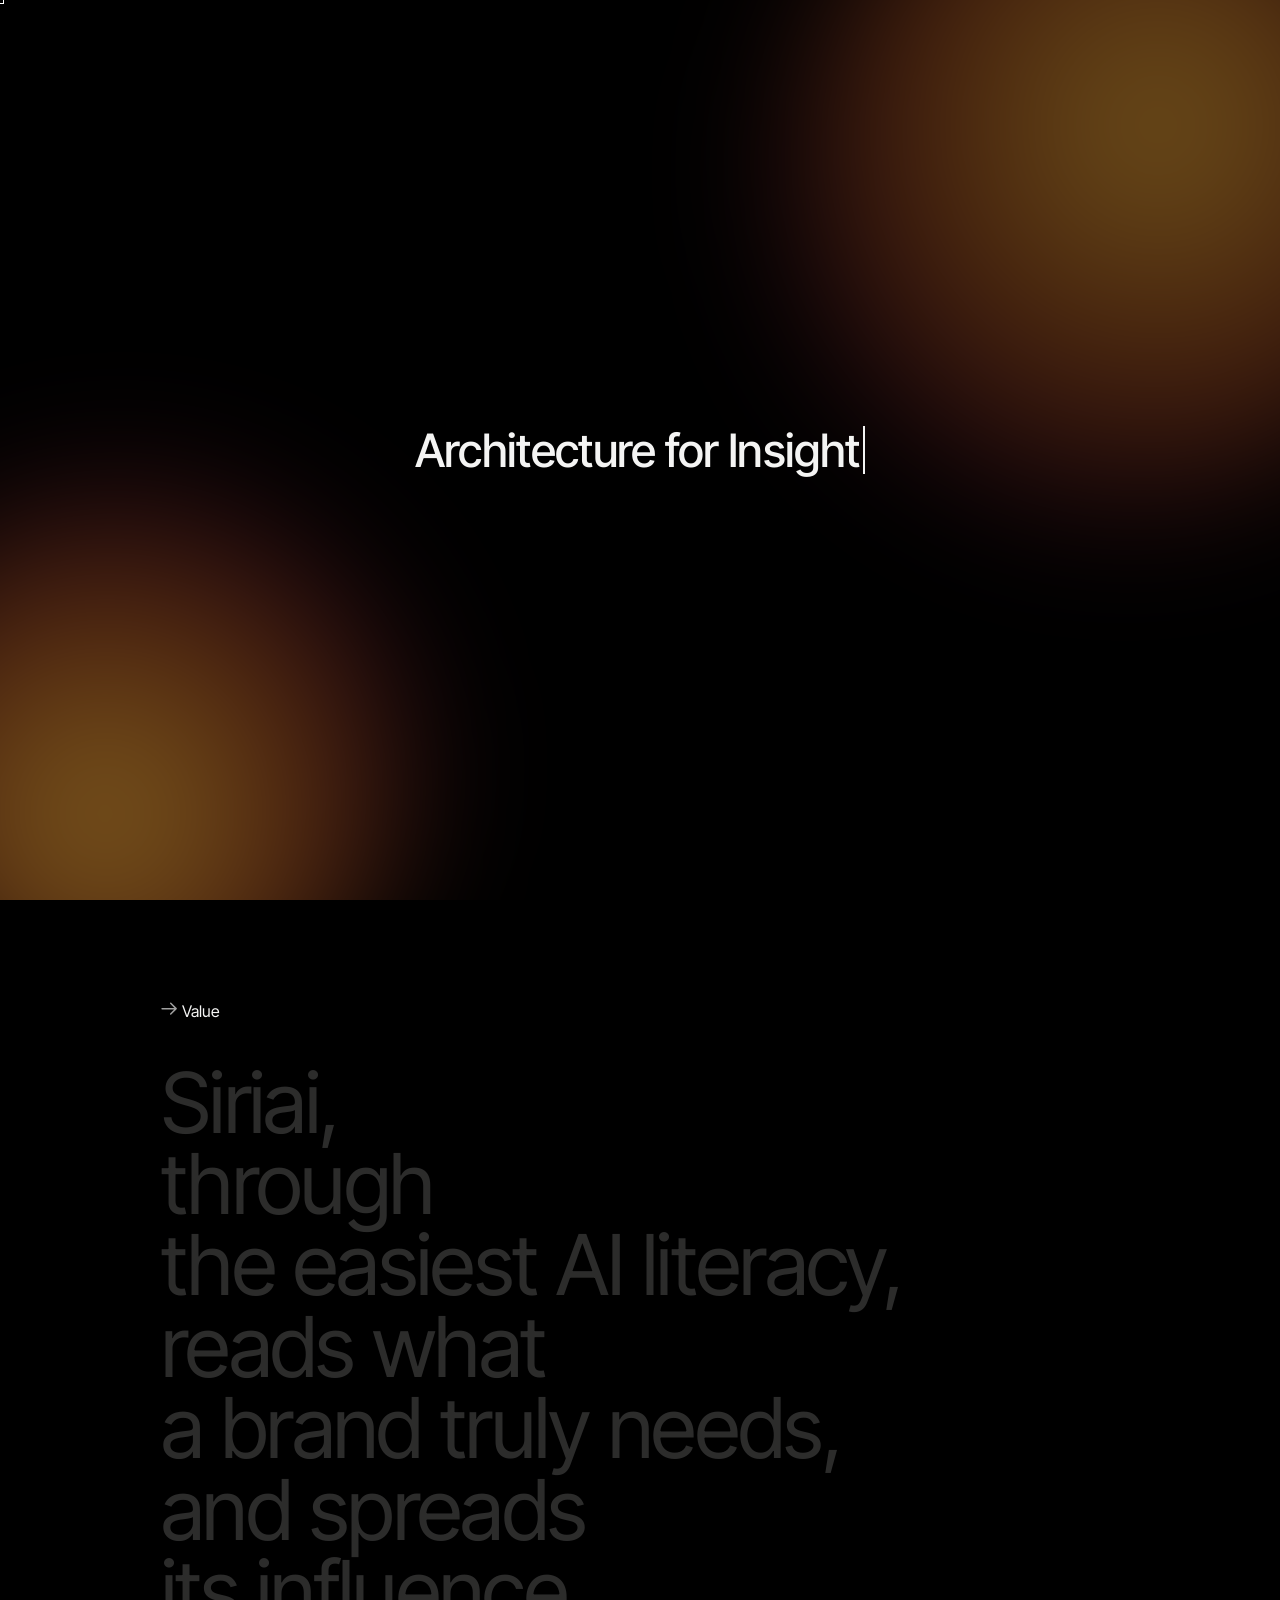
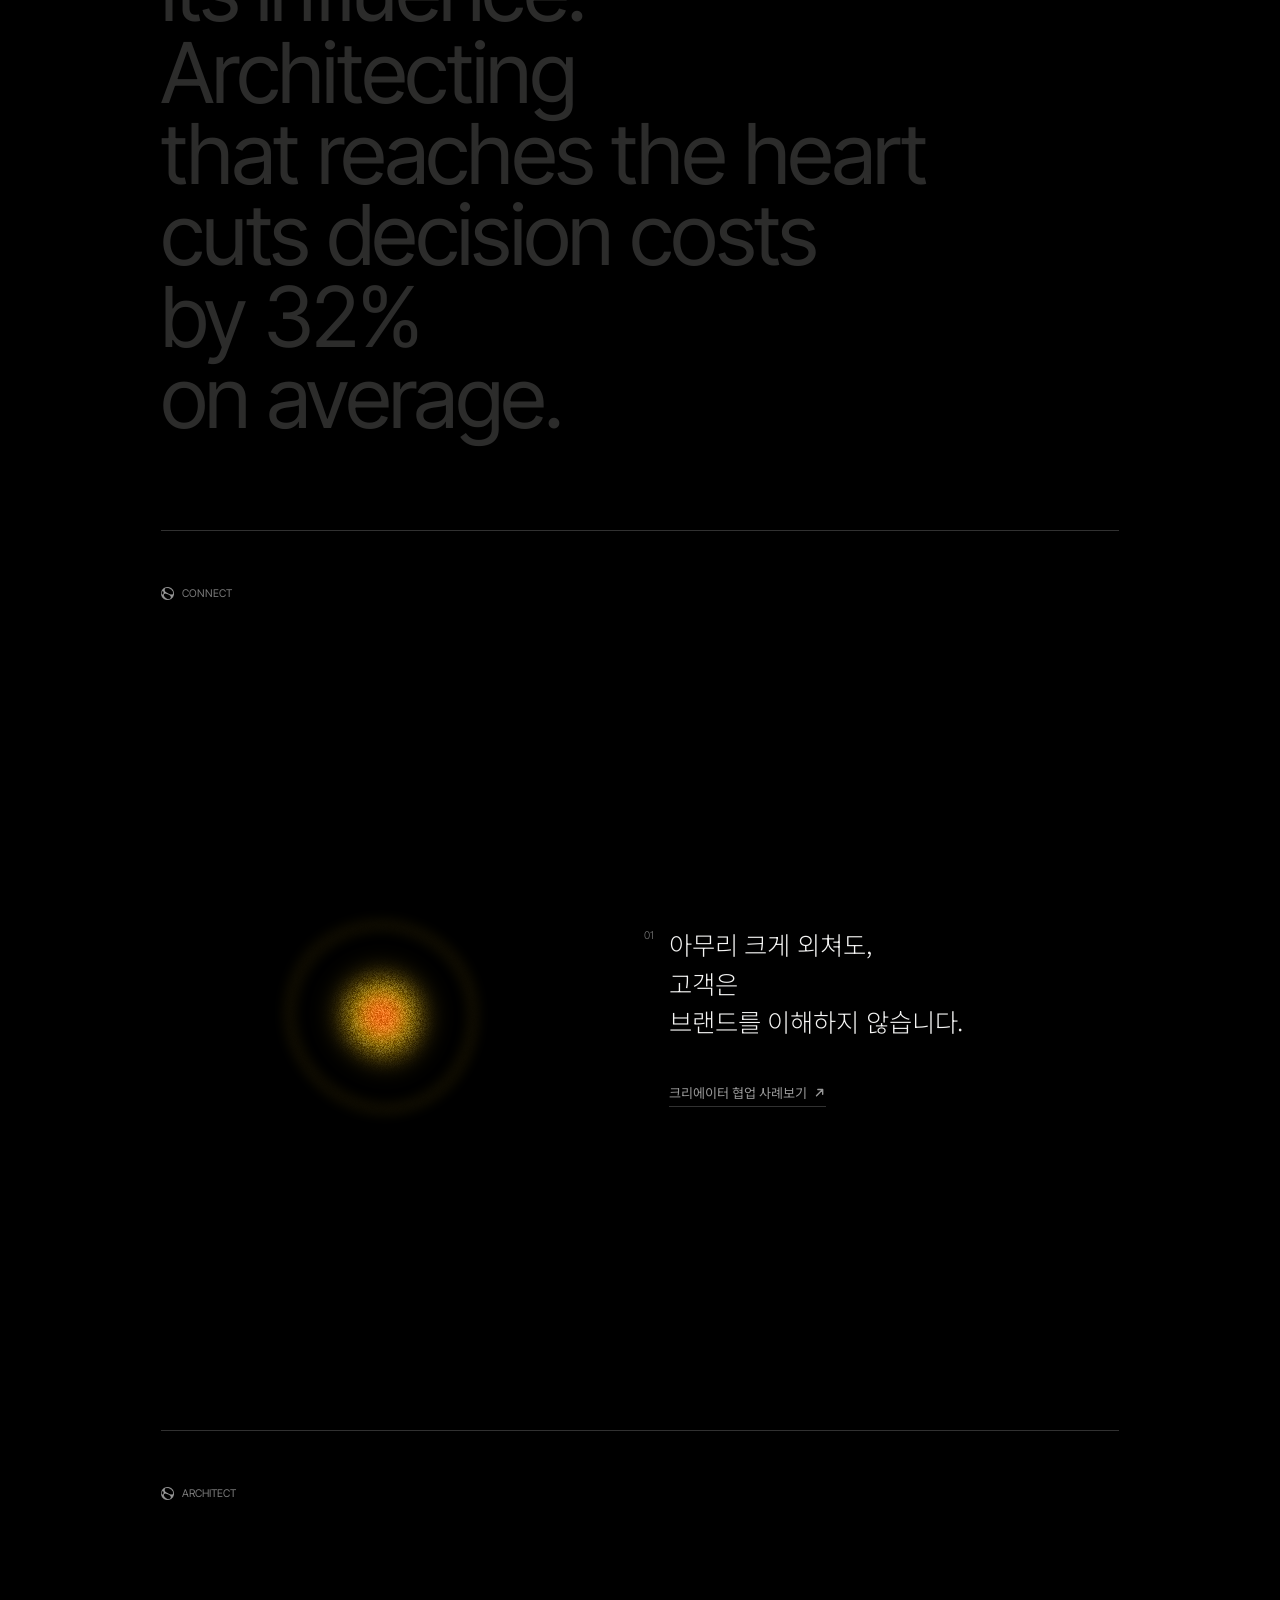
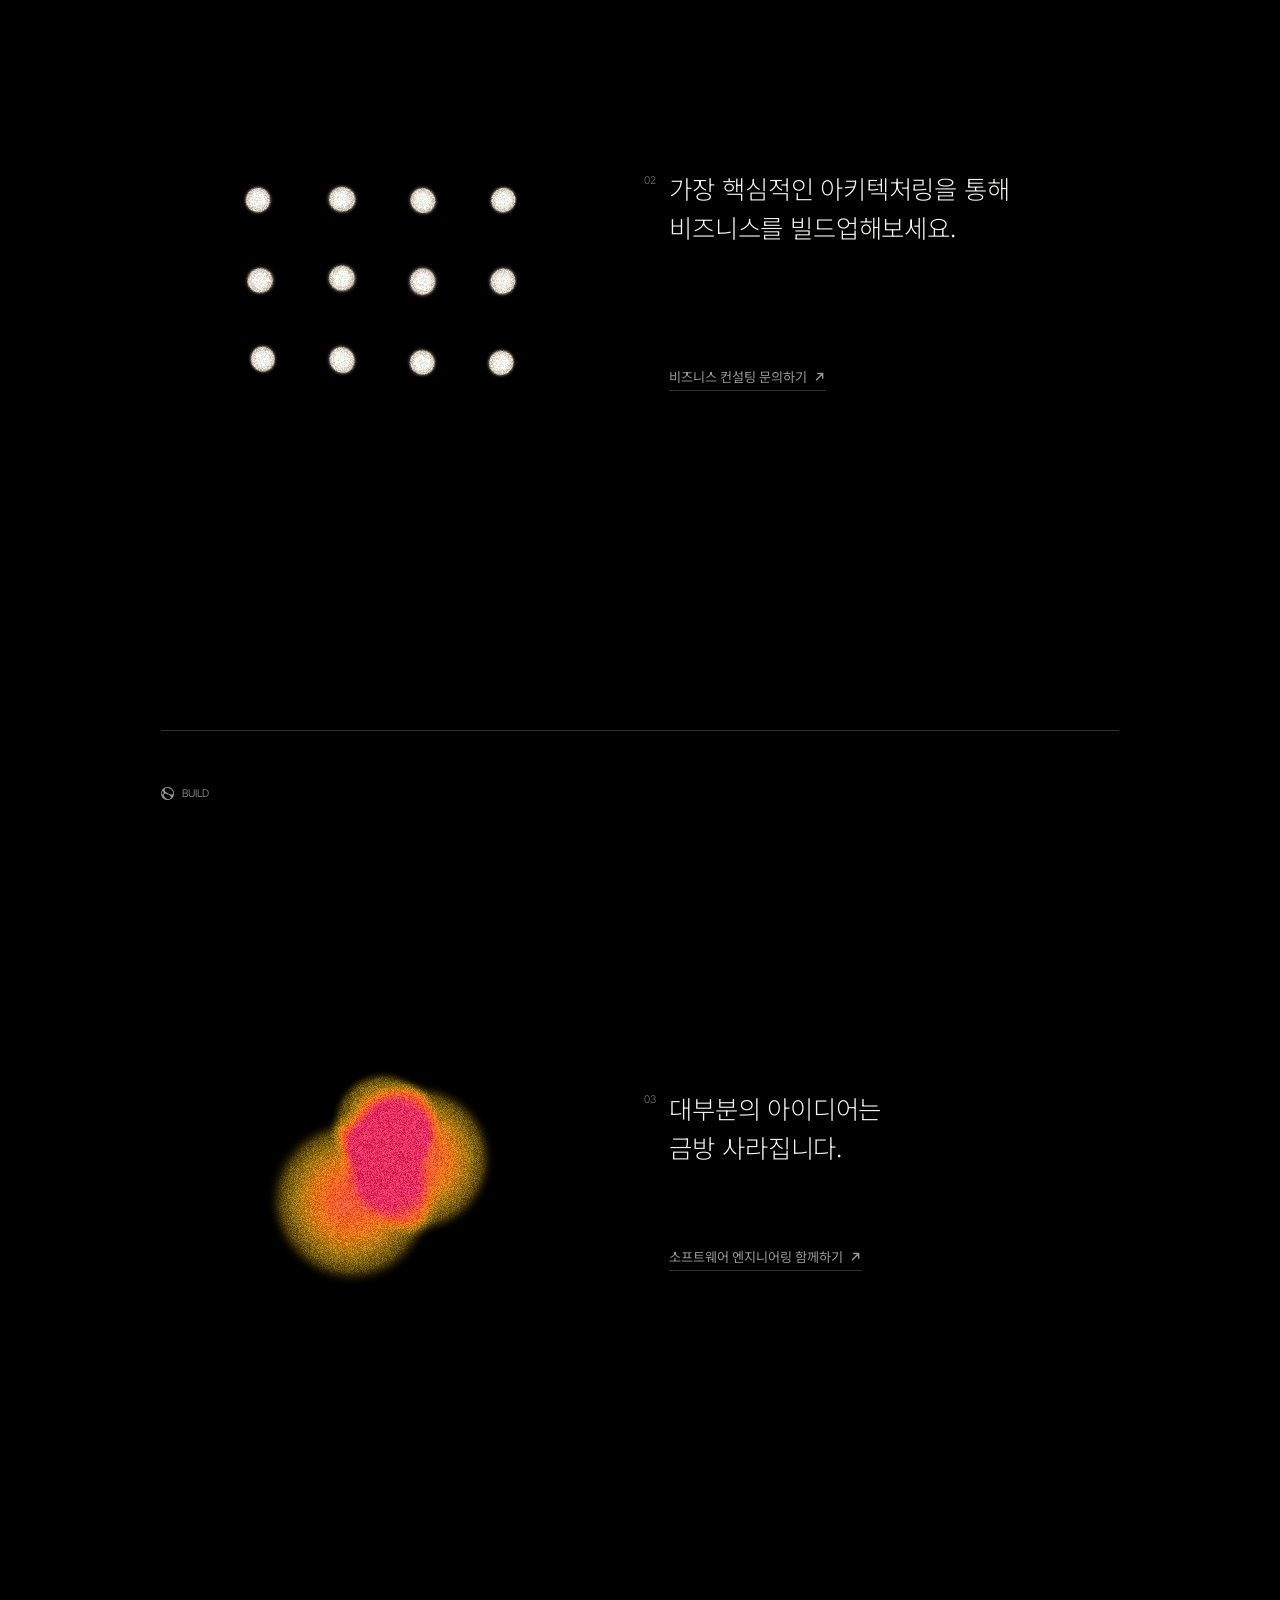
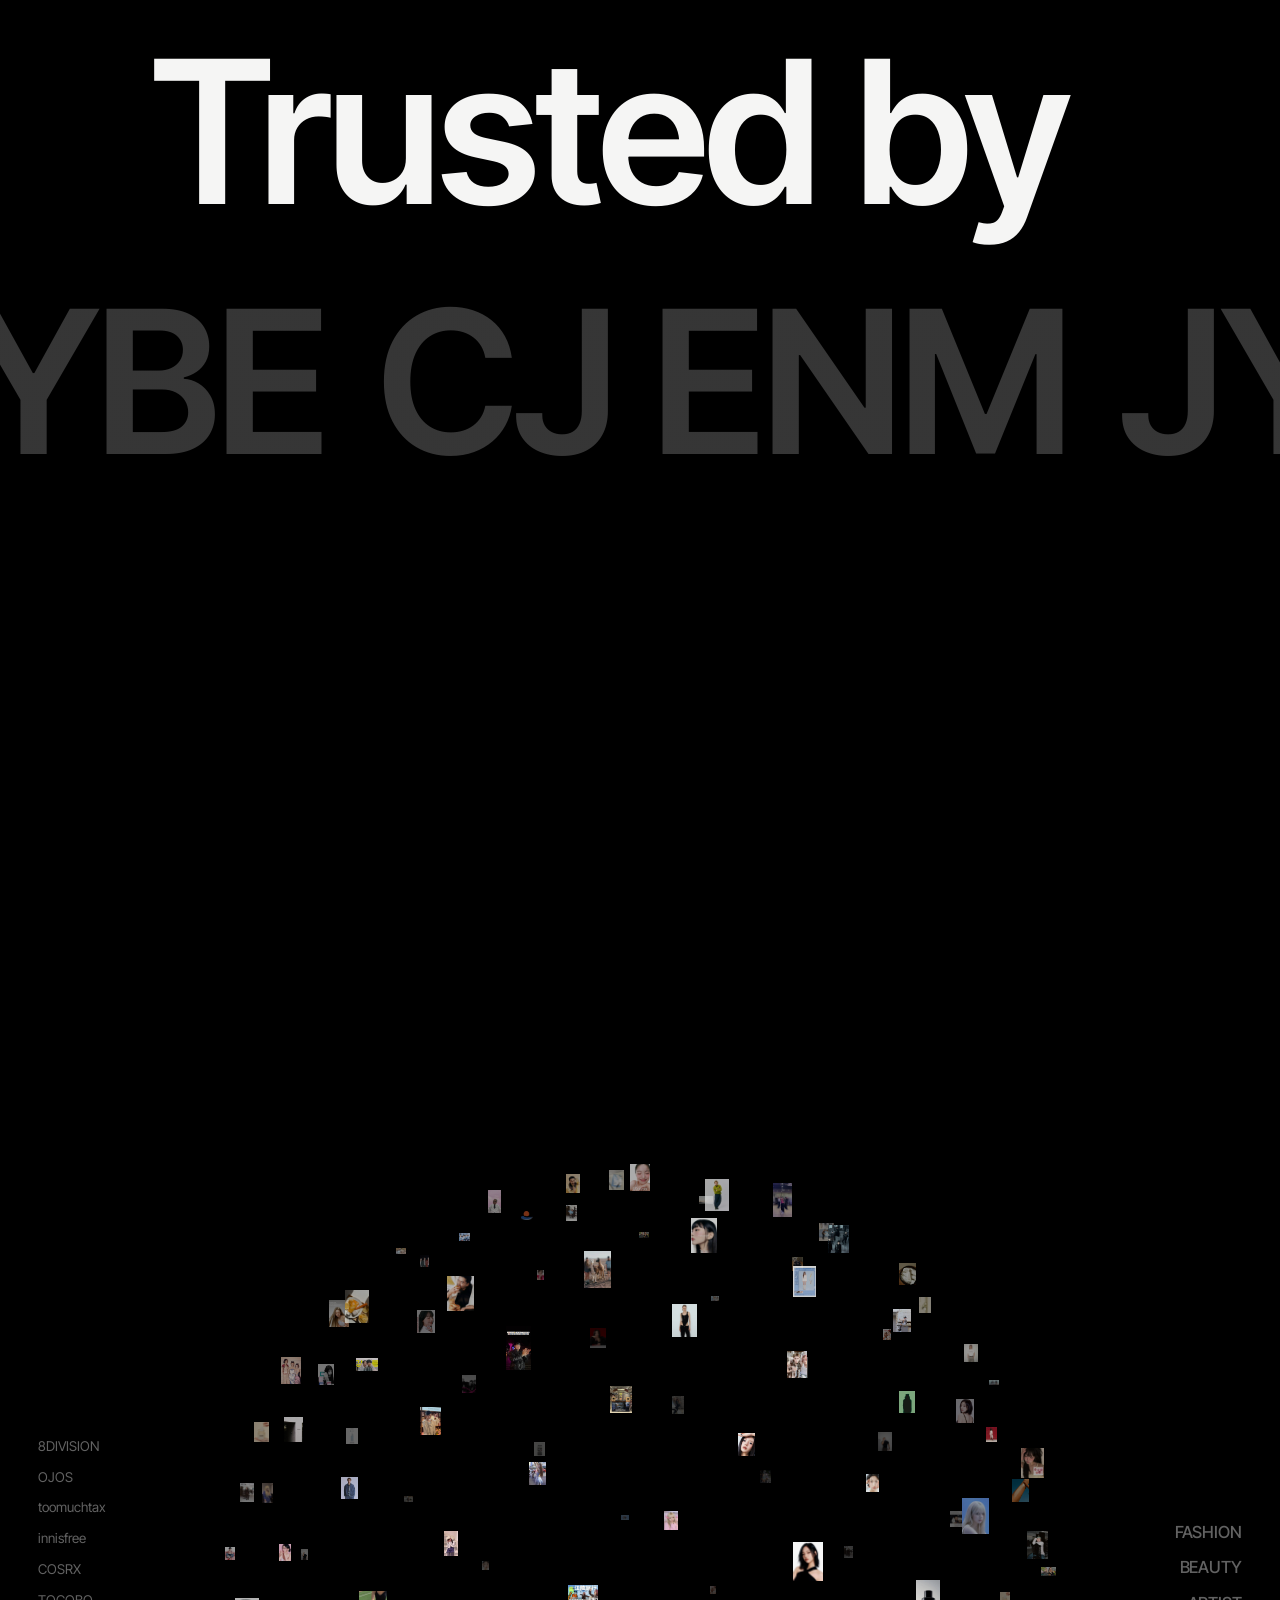
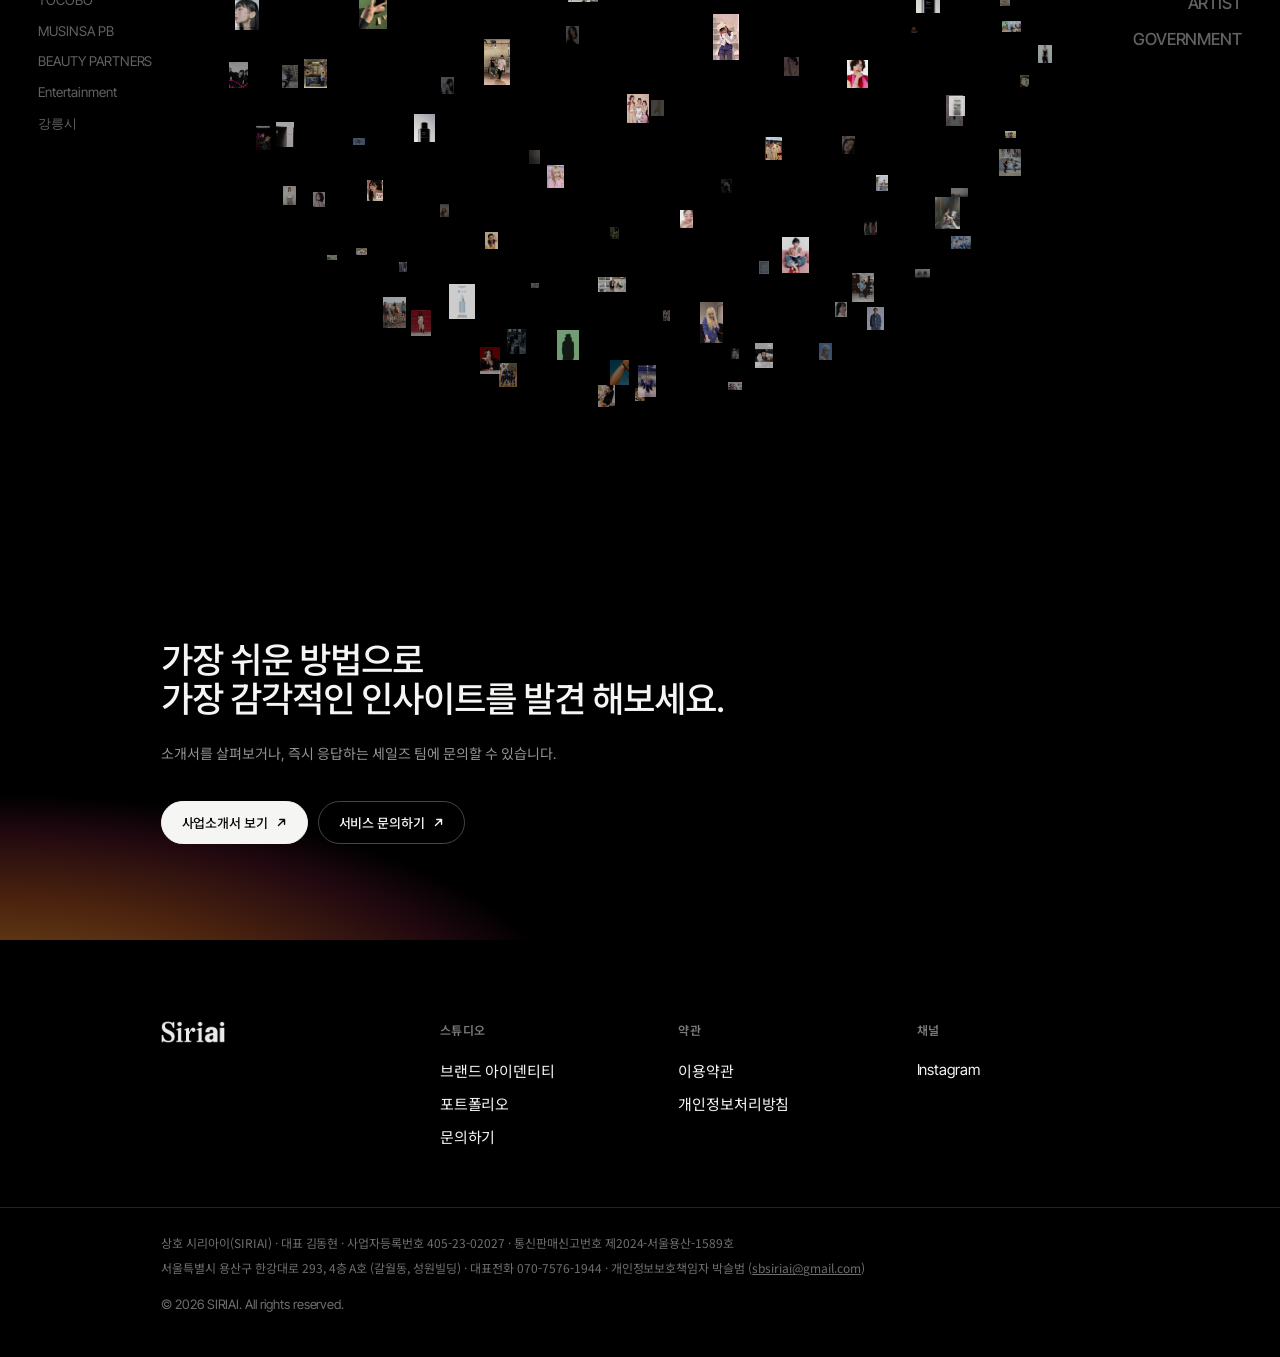
<file: index.html>
<!DOCTYPE html>
<html lang="ko">
<head>
<meta charset="UTF-8">
<meta name="viewport" content="width=device-width, initial-scale=1.0">
<!-- Google tag (gtag.js) -->
<script async src="https://www.googletagmanager.com/gtag/js?id=G-MPWQWJ7MKP"></script>
<script>
  window.dataLayer = window.dataLayer || [];
  function gtag(){dataLayer.push(arguments);}
  gtag('js', new Date());

  gtag('config', 'G-MPWQWJ7MKP');
</script>
<!-- Contentsquare (Hotjar) -->
<script async src="https://t.contentsquare.net/uxa/cc73e24f73bf6.js"></script>
<!-- SEO note: the KOREAN brand name must appear in the title and description. Without it, a search for
     "시리아이" matched no Korean string here except the etymology paragraph ("…'아는 사이'…") and the footer
     copyright, so google discarded our title/description and wrote the SERP entry out of those instead. -->
<title>시리아이(SIRIAI) — Architecture for Insight, AI</title>
<!-- max-image-preview:none — no thumbnail beside the search result, the clean text-only entry
     (favicon + site name + title + description). "large" was actively INVITING google to show a
     picture, and which picture it picks is google's call, not ours: it chose the round mark, which
     reads as a stray blob at thumbnail size. there is no directive that pins a specific image, so
     suppressing the preview is the only deterministic way to get the clean form.
     scope: google search results only. link-share previews (KakaoTalk / Slack / X) run off og:image
     and are untouched; the favicon beside the site name is also unaffected.
     to bring the thumbnail back, set this to max-image-preview:large again. -->
<meta name="robots" content="index, follow, max-image-preview:none">
<meta name="theme-color" content="#f3eee2">
<meta name="description" content="시리아이(SIRIAI)는 크리에이터 연결(Connect), 비즈니스 아키텍처링(Architect), 소프트웨어 엔지니어링(Build)으로 브랜드의 인사이트를 설계합니다. 가장 쉬운 방법으로 가장 감각적인 인사이트를 발견해보세요.">
<link rel="canonical" href="https://siriai.co.kr/">
<link rel="icon" type="image/png" href="assets/siriai-mark-ink.png">
<link rel="apple-touch-icon" href="assets/siriai-mark-ink.png">
<meta property="og:type" content="website">
<meta property="og:site_name" content="SIRIAI">
<meta property="og:title" content="시리아이(SIRIAI) — Architecture for Insight, AI">
<meta property="og:description" content="크리에이터 연결(Connect), 비즈니스 아키텍처링(Architect), 소프트웨어 엔지니어링(Build). 가장 쉬운 방법으로 가장 감각적인 인사이트를 발견해보세요.">
<meta property="og:image" content="https://siriai.co.kr/og.png">
<meta property="og:image:width" content="1200">
<meta property="og:image:height" content="630">
<meta property="og:image:alt" content="SIRIAI — Architecture for Insight, AI">
<meta property="og:url" content="https://siriai.co.kr/">
<meta property="og:locale" content="ko_KR">
<meta name="twitter:card" content="summary_large_image">
<meta name="twitter:title" content="시리아이(SIRIAI) — Architecture for Insight, AI">
<meta name="twitter:description" content="크리에이터 연결, 비즈니스 아키텍처링, 소프트웨어 엔지니어링. 가장 쉬운 방법으로 가장 감각적인 인사이트를.">
<meta name="twitter:image" content="https://siriai.co.kr/og.png">
<!-- structured data: without this the page told search engines nothing about who it belongs to, so
     google inferred the site's name from body text (the footer copyright) instead. states the official
     name, the Korean/Latin aliases, the logo and the share image explicitly. only facts already public
     in the footer are asserted here — no unverified social profiles (add sameAs once URLs are confirmed). -->
<script type="application/ld+json">
{
  "@context": "https://schema.org",
  "@graph": [
    {
      "@type": "Organization",
      "@id": "https://siriai.co.kr/#organization",
      "name": "시리아이",
      "alternateName": ["SIRIAI", "시리아이(SIRIAI)", "Siriai"],
      "url": "https://siriai.co.kr/",
      "logo": {
        "@type": "ImageObject",
        "url": "https://siriai.co.kr/assets/siriai-mark-ink.png",
        "width": 1334,
        "height": 1335
      },
      "image": "https://siriai.co.kr/og.png",
      "description": "시리아이(SIRIAI)는 크리에이터 연결(Connect), 비즈니스 아키텍처링(Architect), 소프트웨어 엔지니어링(Build)으로 브랜드의 인사이트를 설계합니다.",
      "email": "sbsiriai@gmail.com",
      "telephone": "+82-70-7576-1944",
      "taxID": "405-23-02027",
      "address": {
        "@type": "PostalAddress",
        "streetAddress": "한강대로 293, 4층 A호 (갈월동, 성원빌딩)",
        "addressLocality": "용산구",
        "addressRegion": "서울특별시",
        "addressCountry": "KR"
      }
    },
    {
      "@type": "WebSite",
      "@id": "https://siriai.co.kr/#website",
      "url": "https://siriai.co.kr/",
      "name": "시리아이(SIRIAI)",
      "description": "시리아이(SIRIAI)는 크리에이터 연결(Connect), 비즈니스 아키텍처링(Architect), 소프트웨어 엔지니어링(Build)으로 브랜드의 인사이트를 설계합니다.",
      "inLanguage": "ko-KR",
      "publisher": { "@id": "https://siriai.co.kr/#organization" }
    }
  ]
}
</script>
<link rel="preconnect" href="https://fonts.googleapis.com">
<link rel="preconnect" href="https://fonts.gstatic.com" crossorigin>
<link href="https://fonts.googleapis.com/css2?family=Inter+Tight:ital,wght@0,300;0,400;0,500;0,600;0,700;1,400&family=Noto+Sans+KR:wght@300;400;500;600;700&family=Noto+Sans+JP:wght@400;500;600&display=swap" rel="stylesheet">
<style>
/* SIRIAI — v2 homepage: dark editorial hero + creator content sphere. */
*{margin:0;padding:0;box-sizing:border-box}
html,body{min-height:100%}
body{
  background:#000;
  color:#f5f5f4;
  font-family:"Inter Tight",Helvetica,Arial,sans-serif;
  overflow-x:clip;
  -webkit-font-smoothing:antialiased;
  cursor:default;
}
:root{
  /* the CONTENT gutter. the reference layout holds its content off the edge by 12.58% of the viewport and lets
     that scale (measured live at 1200px -> 151px and 1512px -> 190px). This page had it pinned at a
     flat 40px, which is what made everything read as a prototype: the type was the reference's, the margins
     were a wireframe's. Floors at 24px so narrow screens do not lose their content. */
  --pad-x:max(24px, 12.58vw);
  /* the HERO's chrome is not content. Its nav and captions are pinned to the frame of a full-bleed
     canvas, so they belong to the edge of the screen, not to the text column — they stay where they
     were designed. Widening the content gutter dragged them inward once; it must not again. */
  --pad-hero:40px;
  --ink:#f4f4f3;
  --ink-soft:rgba(244,244,243,.58);
  --paper:#000;   /* dark ground shared by the hero + intro (study flipped from light to black) */
}

/* hero wraps the canvas so the page can scroll into section 1 */
.hero{position:relative;height:100svh;overflow:hidden}
#stage{position:absolute;inset:0;width:100%;height:100%;display:block}

/* ---------- header ---------- */
.site-head{
  position:absolute;top:0;left:0;right:0;z-index:10;
  padding:22px var(--pad-hero) 0;
  display:flex;align-items:center;justify-content:space-between;
  pointer-events:none;
}
.site-head a{pointer-events:auto}

.logo{
  display:flex;align-items:center;gap:12px;
  color:var(--ink);text-decoration:none;user-select:none;
}
.logo .m{font-weight:700;font-size:15px;letter-spacing:.02em}
.logo .wm{height:13px;width:auto;display:block;filter:brightness(0) invert(1)}   /* ink wordmark -> white on the dark hero */
.logo .bar{width:1px;height:16px;background:rgba(245,245,245,.45)}
.logo .c{font-weight:300;font-size:12px;letter-spacing:.04em;color:rgba(245,245,245,.85)}

.langs{display:flex;gap:22px}
.langs a{
  color:var(--ink);text-decoration:none;
  font-size:12.5px;font-weight:500;letter-spacing:.05em;
  opacity:.45;transition:opacity .25s;
}
.langs a.on,.langs a:hover{opacity:1}

/* ---------- hero CTA -> QA deck (A/B toggled by ?cta=) ---------- */
/* form 1 (Antigravity): header pill replaces the KR/EN/JP nav + a solid CTA below the copy */
.head-cta{display:none;align-items:center;gap:7px;pointer-events:auto;
  padding:9px 18px;border-radius:100px;border:1px solid rgba(255,255,255,.28);background:rgba(255,255,255,.05);
  color:var(--ink);font-size:12.5px;font-weight:500;letter-spacing:.01em;text-decoration:none;
  transition:background .3s ease,border-color .3s ease}
.head-cta:hover{background:rgba(255,255,255,.14);border-color:rgba(255,255,255,.55)}
.head-cta svg{width:13px;height:13px}
.hero-cta{position:absolute;left:50%;top:58%;transform:translateX(-50%);z-index:11;
  display:none;align-items:center;gap:9px;pointer-events:auto;opacity:0;
  padding:15px 28px;border-radius:100px;
  background:rgba(255,255,255,.06);color:#f4f4f3;border:1px solid rgba(255,255,255,.22);
  -webkit-backdrop-filter:blur(5px) saturate(1.15);backdrop-filter:blur(5px) saturate(1.15);
  font-size:15px;font-weight:600;letter-spacing:-.01em;text-decoration:none;
  box-shadow:0 8px 30px -16px rgba(0,0,0,.5);   /* glassmorphism — sits into the hero instead of popping (esp. mobile) */
  transition:opacity .8s ease .25s,transform .35s cubic-bezier(.22,1,.36,1),background .3s ease}
body.ready .hero-cta{opacity:1}
.hero-cta:hover{transform:translateX(-50%) translateY(-3px);background:rgba(255,255,255,.18)}
.hero-cta svg{width:15px;height:15px}
/* form 2 (floating): bottom-right pill (logo + deck), Twelve-Labs style */
.float-cta{position:fixed;right:clamp(18px,3vw,34px);bottom:clamp(18px,3vw,34px);z-index:60;
  display:none;align-items:center;gap:12px;pointer-events:auto;opacity:0;
  padding:12px 20px;border-radius:100px;background:rgba(18,18,18,.66);border:1px solid rgba(255,255,255,.16);
  -webkit-backdrop-filter:blur(12px) saturate(1.1);backdrop-filter:blur(12px) saturate(1.1);
  color:var(--ink);text-decoration:none;box-shadow:0 14px 44px -14px rgba(0,0,0,.75);
  transition:opacity .8s ease .3s,transform .35s cubic-bezier(.22,1,.36,1),background .3s ease;
  animation:fcPulse 3.6s ease-in-out infinite}
body.ready .float-cta{opacity:1}
.cta-txt{transition:opacity .28s ease}
.float-cta .fc-mark{height:20px;width:auto;display:block;flex:0 0 auto}
/* continuous soft amber->pink glow pulse (echoes the hero) so the pill keeps drawing the eye */
@keyframes fcPulse{
  0%,100%{box-shadow:0 14px 44px -14px rgba(0,0,0,.75),0 0 0 0 rgba(255,140,70,0),0 0 0 0 rgba(230,60,110,0)}
  50%{box-shadow:0 14px 44px -14px rgba(0,0,0,.75),0 0 22px 2px rgba(255,140,70,.32),0 0 44px 9px rgba(230,60,110,.18)}
}
@media (prefers-reduced-motion:reduce){.float-cta{animation:none}}
.float-cta:hover{transform:translateY(-3px);background:rgba(28,28,28,.82)}
.float-cta .fc-logo{font-family:Georgia,"Times New Roman",serif;font-weight:700;font-size:15px}
.float-cta .fc-txt{font-size:13.5px;font-weight:500;letter-spacing:-.005em;padding-left:12px;border-left:1px solid rgba(255,255,255,.22)}
.float-cta svg{width:14px;height:14px;opacity:.85}
@media (max-width:640px){ .hero-cta{top:53%;padding:10px 18px;font-size:12.5px} .head-cta{display:none!important} }   /* closer to the (now larger) headline, smaller so the copy leads the hierarchy */

/* ---------- bottom captions (bilingual, site copy) ---------- */
.captions{position:absolute;left:0;right:0;bottom:26px;z-index:10;pointer-events:none}
.cap{position:absolute;bottom:0;line-height:1.35;font-size:14.5px}
.cap b{display:block;font-weight:500;color:var(--ink)}
.cap span{display:block;font-weight:400;color:var(--ink-soft)}
.cap.left{left:var(--pad-hero)}
.cap.right{right:var(--pad-hero);text-align:right}

/* scroll hint, centre bottom */
.scroll-hint{
  position:absolute;left:50%;bottom:22px;margin-left:-6px;z-index:10;
  width:12px;height:52px;overflow:hidden;pointer-events:none;
}
.scroll-hint svg{
  display:block;width:12px;height:52px;
  animation:hintLoop 2.4s cubic-bezier(.65,0,.35,1) infinite;
}
@keyframes hintLoop{
  0%{transform:translateY(-100%)}
  38%{transform:translateY(0)}
  62%{transform:translateY(0)}
  100%{transform:translateY(100%)}
}

/* ---------- intro loader ---------- */
.loader{
  position:fixed;inset:0;z-index:50;
  background:var(--paper);
  display:flex;align-items:center;justify-content:center;
  overflow:hidden;
  transition:opacity .7s ease;
}
.loader.hide{opacity:0;pointer-events:none}
/* intro foreshadows the hero's resting field: two corner colour blooms (bottom-left +
   top-right, the same amber->orange->pink recipe as the WebGL background) slowly bleed in
   under a frosted-glass veil, so the paper->hero handoff reads as one continuous moment */
.loader .l-bloom{position:absolute;pointer-events:none;border-radius:50%;filter:blur(64px);
  opacity:0;will-change:opacity,transform;animation:lBloomIn 2.8s cubic-bezier(.4,0,.2,1) .25s forwards}
.loader .l-bloom.bl{left:-12%;bottom:-16%;width:64vmin;height:64vmin;
  background:radial-gradient(circle at 45% 60%, rgba(255,184,60,.50), rgba(255,120,48,.30) 44%, rgba(230,58,110,.14) 68%, transparent 80%)}
.loader .l-bloom.tr{right:-14%;top:-18%;width:76vmin;height:76vmin;animation-delay:.5s;
  background:radial-gradient(circle at 56% 42%, rgba(255,184,60,.44), rgba(255,120,48,.26) 46%, rgba(230,58,110,.12) 70%, transparent 82%)}
.loader .l-glass{display:none;position:absolute;inset:0;pointer-events:none;   /* glassmorphism hidden per request */
  background:radial-gradient(66% 58% at 50% 46%, rgba(255,255,255,.62), rgba(255,255,255,.24) 58%, rgba(255,255,255,0) 84%);
  -webkit-backdrop-filter:blur(7px) saturate(1.05);backdrop-filter:blur(7px) saturate(1.05)}
.loader .intro{position:relative;z-index:2}
@keyframes lBloomIn{from{opacity:0;transform:scale(.82)}to{opacity:1;transform:none}}
.loader .logo-lockup{display:flex;align-items:center;gap:14px;opacity:0;animation:loaderIn .8s ease forwards}
.loader .m{font-weight:700;font-size:19px;letter-spacing:.02em;color:#f5f5f4}
.loader .wm{height:17px;width:auto;display:block}
.loader .bar{width:1px;height:20px;background:rgba(245,245,245,.4)}
.loader .c{font-weight:300;font-size:14px;color:rgba(245,245,245,.85)}
/* antigravity-style typing intro line + blinking caret */
.loader .intro{display:flex;align-items:center;color:#f4f4f3;
  font-family:"Inter Tight",Helvetica,Arial,sans-serif;font-weight:500;
  font-size:clamp(22px,3.6vw,46px);letter-spacing:-0.015em;white-space:nowrap}
.loader .caret{display:inline-block;width:2px;height:1.05em;margin-left:4px;
  background:#f4f4f3;animation:caretBlink 1.05s step-end infinite}
@keyframes caretBlink{0%,50%{opacity:1}50.01%,100%{opacity:0}}
@keyframes loaderIn{from{opacity:0;transform:translateY(6px)}to{opacity:1;transform:none}}

/* ---------- reveal ---------- */
.rv{opacity:0;transform:translateY(10px);transition:opacity .9s ease,transform .9s ease}
body.ready .rv{opacity:1;transform:none}
body.ready .rv.d1{transition-delay:.15s}
body.ready .rv.d2{transition-delay:.3s}
.sr-only{position:absolute;width:1px;height:1px;padding:0;margin:-1px;overflow:hidden;clip:rect(0,0,0,0);white-space:nowrap;border:0}
/* new below-hero sections use the global .reveal; honour reduced-motion for them too */
@media (prefers-reduced-motion:reduce){.reveal{opacity:1!important;transform:none!important;transition:none!important}}

@media (max-width:700px){
  :root{--pad-x:20px;--pad-hero:20px}
  .cap.right{display:none}
}

/* ============================================================
   section 1 — cathydolle.com home, ported WITH its scroll feel:
   - sticky full-screen stage; the centre image strip is
     virtual-scrolled with inertia (lerp) and wraps infinitely
     (mod period), the way cathydolle's canvas feed loops
   - a tall scroll runway (.cd-home height) drives the virtual
     position, smoothed so it glides after the wheel stops.
     NOT wheel-jacked, so the hero above stays reachable.
   - fixed L/R index (11px/500/uppercase); each row's opacity
     follows its image's distance to the viewport centre
   - pixel crosshair cursor (mix-blend difference), site-wide
   (photos = local stand-ins; copy = dummy, as briefed)
   ============================================================ */
/* seam bridge: the section ground starts at the hero's paper (#f2f1ee) so the
   boundary has no colour jump, then cools to white as the (scrolling) runway
   passes behind the pinned stage — a scroll-driven paper->white settle, no JS */
.cd-home{position:relative;z-index:1;height:320vh;margin-top:7vh;
  background:linear-gradient(180deg,#000 0,#000 12vh,#000 108vh);color:#f5f5f4;
  font-size:11px;font-weight:500;text-transform:uppercase;letter-spacing:.01em;line-height:1.55}
.cd-home{display:none}   /* cathydolle section held for now (code preserved) */
.cd-view{position:sticky;top:0;height:100svh;overflow:hidden}
.cd-toggle{position:absolute;top:12px;left:17.19vw;display:flex;gap:2.2vw;color:#bfbfbf;z-index:3}
.cd-toggle .on{color:#000}
.cd-idx{list-style:none;position:absolute;top:20.9vh;margin:0;padding:0;z-index:3}
.cd-idx li{height:12vh;display:flex;gap:.7vw;align-items:flex-start;opacity:.16;will-change:opacity}
.cd-idx .n{width:7.75vw;flex:none}
.cd-idx .t{width:16vw}
.cd-idx-l{left:8.75vw}
.cd-idx-r{right:8.875vw;text-align:right}
/* centre strip — figures absolutely placed, positioned each frame */
.cd-strip{position:absolute;inset:0;z-index:2}
.cd-strip figure{position:absolute;left:50%;top:0;margin:0;will-change:transform}
.cd-strip figure img{width:100%;display:block;filter:grayscale(1)}
.cd-strip .p{width:16.06vw;min-width:200px}
.cd-strip .p img{aspect-ratio:3/4;object-fit:cover}
.cd-strip .l{width:24.38vw;min-width:300px}
.cd-strip .l img{aspect-ratio:16/9;object-fit:cover}
/* pixel crosshair cursor — visible on light & dark via difference */
.cd-cursor{position:fixed;top:0;left:0;width:8px;height:8px;border:1px solid #fff;
  transform:translate(-50%,-50%);pointer-events:none;z-index:9999;mix-blend-mode:difference}
/* miniaturised background object — the hero crescent, minified into a
   small halftone-dot orb that trails the cursor once past the hero */
.cd-orb{display:none;position:fixed;top:0;left:0;width:132px;height:132px;border-radius:50%;   /* dark halftone orb that trailed the cursor — hidden per request */
  transform:translate(-50%,-50%);pointer-events:none;z-index:40;opacity:0;
  background-image:radial-gradient(rgba(33,26,51,.6) 22%, transparent 24%);
  background-size:7px 7px;
  -webkit-mask:radial-gradient(circle, #000 6%, rgba(0,0,0,.45) 45%, transparent 72%);
          mask:radial-gradient(circle, #000 6%, rgba(0,0,0,.45) 45%, transparent 72%);
  mix-blend-mode:multiply;will-change:transform,opacity}
body{cursor:none;background:#000}
@media (hover:none),(pointer:coarse){
  body{cursor:auto}.cd-cursor,.cd-orb{display:none}
}
@media (max-width:700px){          /* cathydolle drops the list + virtual scroll on mobile */
  .cd-idx,.cd-toggle{display:none}
  .cd-home{height:auto}
  .cd-view{position:static;height:auto;overflow:visible}
  .cd-strip{position:static;display:flex;flex-direction:column;align-items:center;gap:7px;padding:14vh 0}
  .cd-strip figure{position:static;left:auto;transform:none!important}
  .cd-strip .p{width:56vw}
  .cd-strip .l{width:82vw}
}

/* ===== shared scroll-reveal (the reference layout sections) ===== */
.mv-manifesto .reveal, .mv-saigon-souls .reveal, .mv-tiles-novanish .reveal,
  transition:opacity .85s cubic-bezier(.22,1,.36,1),transform .85s cubic-bezier(.22,1,.36,1);will-change:opacity,transform}
.mv-manifesto .reveal.in, .mv-saigon-souls .reveal.in, .mv-tiles-novanish .reveal.in,
@media (prefers-reduced-motion: reduce){
}

/* ===== section: mv-manifesto-values ===== */

/* manifesto + numbered principles section */
.mv-manifesto {
  position: relative;
  z-index: 2;
  background: #000;
  color: #f5f5f4;
  font-family: "Inter Tight", Helvetica, Arial, sans-serif;
  padding: clamp(60px, 8vw, 100px) var(--pad-x);
  overflow-x: hidden;
}

/* manifesto intro block */
.mv-manifesto-intro {
  max-width: 900px;
  margin: 0 auto clamp(80px, 10vw, 140px);
}

.mv-manifesto-eyebrow {
  font-size: clamp(11px, 1.1vw, 14px);
  font-weight: 600;
  letter-spacing: 0.08em;
  text-transform: uppercase;
  color: rgba(245, 245, 245, 0.55);
  margin-bottom: clamp(20px, 2vw, 32px);
  display: block;
}

.mv-manifesto-headline {
  font-size: clamp(32px, 5.5vw, 64px);
  font-weight: 600;
  line-height: 1.15;
  letter-spacing: -0.01em;
  margin-bottom: clamp(24px, 3vw, 40px);
  color: #f5f5f4;
}

.mv-manifesto-headline em {
  font-style: normal;
  font-weight: 700;
  color: #f5f5f4;
}

.mv-manifesto-subhead {
  font-size: clamp(14px, 1.6vw, 20px);
  font-weight: 400;
  line-height: 1.65;
  color: rgba(245, 245, 245, 0.75);
  max-width: 740px;
}

/* one uniform manifesto statement (the reference-style top-down reading highlight) */
/* NB: distinct class from the legacy .mv-manifesto-statement (principles text) to avoid a cascade collision */
.mv-manifesto-lead{
  font-size: clamp(30px, 6.56vw, 150px);   /* 6.56vw scales the type with the viewport; the 150px cap is
     essential because the column caps at max-width:1500px. Without the cap, past ~2540px the font kept
     growing while the box did not, so the longest KO token ("시리아이(しりあい)는") overflowed and wrapped
     — "는" dropped to its own line. 150px holds that token near 1340px, inside the 1500px column at every width. */
  font-weight: 400;
  line-height: 0.95;   /* the reference runs .762; Hangul needs more room than Latin for its descenders */
  letter-spacing: -0.02em;
  color: #f5f5f4;
  max-width: 1500px;
}
@media (max-width:640px){ .mv-manifesto-lead{ font-size:clamp(28px,8vw,50px); line-height:1.12 } }
/* each line overlays its EN + KO version in ONE grid cell; both flow with NATURAL spacing (left-aligned),
   so no forced per-word gaps. Words fade EN->KO on scroll; KO appears early so you read the Korean. */
.mv-line{display:grid}
/* the paragraphs of one business line stack in a single spot; the cycler shows one at a time and the
   next RISES IN FROM BELOW, so the section reads as a business being built up, one thought laid on the
   last. The copy holds the height of its TALLEST paragraph (via a sizer) so nothing below it jumps. */
.mv-lens{position:relative}
.mv-para{position:absolute;left:0;right:0;top:0;
  opacity:0;transform:translateY(1.1em);
  transition:opacity .6s cubic-bezier(.22,1,.36,1),transform .7s cubic-bezier(.22,1,.36,1);
  pointer-events:none;will-change:opacity,transform}
.mv-para[data-active]{opacity:1;transform:none;pointer-events:auto}
.mv-para[data-leaving]{opacity:0;transform:translateY(-1.1em)}   /* the outgoing one lifts up and away */
.mv-para-sizer{position:relative;visibility:hidden;pointer-events:none}   /* reserves the tallest paragraph's height */
/* one Connect line is 22 Hangul and just tops the measure at the narrow end; keep the user's break by
   letting Korean lines hold on a single line and shave tracking a hair before they would wrap. */
.mv-lens .mv-ko-line{white-space:nowrap;letter-spacing:-.006em}
@media (prefers-reduced-motion:reduce){ .mv-para{transition:none} }
/* within one sentence the lines are a single breath; a new sentence gets air above it. Korean often
   cannot break on sentence boundaries in a fixed measure, so this spacing is what tells the reader
   where one thought ends and the next begins. */
.mv-line + .mv-line{margin-top:.02em}
.mv-lens .mv-line[data-newsent]{margin-top:.66em}
.mv-en-line,.mv-ko-line{grid-column:1;grid-row:1}
.mv-ko-line{font-family:"Noto Sans KR","Inter Tight",Helvetica,Arial,sans-serif;font-weight:500;color:#f5f5f4;word-break:keep-all}
.mv-w{display:inline-block;will-change:opacity,transform;transition:opacity .14s linear,transform .3s cubic-bezier(.22,1,.36,1)}
.mv-ko-line .mv-w{opacity:0}
@media (prefers-reduced-motion:reduce){ .mv-en-line .mv-w{opacity:0} .mv-ko-line .mv-w{opacity:1} }

/* principles grid: number + label on left, statement on right */
.mv-manifesto-principles {
  max-width: 1100px;
  margin: 0 auto;
}

.mv-manifesto-principle {
  display: grid;
  grid-template-columns: 1fr 2fr;
  gap: clamp(40px, 6vw, 80px);
  align-items: flex-start;
  padding: clamp(40px, 5vw, 60px) 0;
  border-top: 1px solid rgba(245, 245, 245, 0.12);
  opacity: 0;
  transform: translateY(10px);
  transition: opacity 0.9s ease, transform 0.9s ease;
}

.mv-manifesto-principle.reveal {
  opacity: 1;
  transform: translateY(0);
}

.mv-manifesto-principle:nth-child(1) { transition-delay: 0.08s; }
.mv-manifesto-principle:nth-child(2) { transition-delay: 0.16s; }
.mv-manifesto-principle:nth-child(3) { transition-delay: 0.24s; }

/* left column: number + label */
.mv-manifesto-number {
  font-size: clamp(11px, 1.2vw, 14px);
  font-weight: 700;
  letter-spacing: 0.05em;
  text-transform: uppercase;
  color: #f5f5f4;
  line-height: 1.6;
}

.mv-manifesto-num {
  display: block;
  font-weight: 700;
  font-size: clamp(28px, 4vw, 48px);
  letter-spacing: -0.02em;
  margin-bottom: clamp(8px, 1vw, 12px);
  color: rgba(245, 245, 245, 0.85);
  font-variant-numeric: lining-nums;
}

.mv-manifesto-label {
  display: block;
  font-weight: 700;
  letter-spacing: 0.06em;
  font-size: clamp(13px, 1.4vw, 17px);
  color: #f5f5f4;
}

/* right column: statement */
.mv-manifesto-statement {
  font-size: clamp(15px, 1.7vw, 21px);
  font-weight: 400;
  line-height: 1.7;
  color: rgba(245, 245, 245, 0.75);
}

/* responsive: stack on small screens */
@media (max-width: 768px) {
  .mv-manifesto-principle {
    grid-template-columns: 1fr;
    gap: clamp(24px, 4vw, 32px);
  }

  .mv-manifesto-num {
    display: inline-block;
    margin-right: 12px;
  }

  .mv-manifesto-label {
    display: inline;
    margin-left: 0;
  }

  .mv-manifesto-number {
    margin-bottom: clamp(16px, 3vw, 24px);
  }
}

@media (max-width: 480px) {
  .mv-manifesto {
    padding: clamp(40px, 5vw, 60px) clamp(16px, 4vw, 24px);
  }

  .mv-manifesto-headline {
    font-size: clamp(24px, 6vw, 32px);
  }

  .mv-manifesto-intro {
    margin-bottom: clamp(60px, 8vw, 80px);
  }
}


/* ===== section: mv-saigon-souls ===== */

.mv-saigon-souls {
  position: relative;
  z-index: 2;
  background: #000000;
  color: #f5f5f4;
  overflow: hidden;
}
/* this section reads from the start (not on scroll): show the Korean, drop the EN overlay + fill */
.mv-saigon-souls .mv-ko-line .mv-w{opacity:1}
.mv-saigon-souls .mv-en-line{display:none}

.mv-saigon-souls-container {
  width: 100%;
  margin: 0 auto;
  padding: clamp(112px, 14vw, 200px) var(--pad-x) clamp(56px, 7vw, 104px);   /* extra top air off the Trusted-by marquee */
}

.mv-saigon-souls-grid {
  display: grid;
  grid-template-columns: 1fr;   /* media removed — single text column */
  gap: clamp(28px, 4vw, 48px);
  align-items: start;
  max-width: 980px;             /* readable measure */
}

.mv-saigon-souls-content {
  display: flex;
  flex-direction: column;
  gap: clamp(20px, 3vw, 32px);
}

.mv-saigon-souls-heading {
  font-family: "Inter Tight", Helvetica, Arial, sans-serif;
  font-size: clamp(34px, 4.9vw, 54px);
  font-weight: 600;
  line-height: 1.12;
  letter-spacing: -0.016em;
  margin: 0;
  padding: 0;
  color: #f5f5f4;
  white-space: nowrap;
}

.mv-saigon-souls-body {
  font-family: "Inter Tight", Helvetica, Arial, sans-serif;
  font-size: clamp(16px, 2vw, 18px);
  font-weight: 400;
  line-height: 1.7;
  letter-spacing: -0.005em;
  margin: 0;
  padding: 0;
  color: rgba(245, 245, 245, 0.7);
  max-width: 520px;
}

.mv-saigon-souls-cta {
  display: inline-flex;
  align-items: center;
  gap: 12px;
  font-family: "Inter Tight", Helvetica, Arial, sans-serif;
  font-size: clamp(15px, 1.8vw, 16px);
  font-weight: 500;
  letter-spacing: 0.02em;
  text-decoration: none;
  color: #f5f5f4;
  margin-top: 8px;
  padding: 0;
  border: none;
  background: none;
  cursor: pointer;
  transition: all 0.35s ease;
  align-self: flex-start;
}

.mv-saigon-souls-cta:hover {
  gap: 16px;
}

.mv-saigon-souls-cta-arrow {
  width: 16px;
  height: 16px;
  display: inline-block;
  transition: transform 0.35s ease;
}

.mv-saigon-souls-cta:hover .mv-saigon-souls-cta-arrow {
  transform: translateX(4px);
}

.mv-saigon-souls-media {
  position: relative;
  width: 100%;
  aspect-ratio: 4 / 5;
  background: linear-gradient(135deg, rgba(255, 180, 120, 0.18) 0%, rgba(255, 140, 100, 0.12) 50%, rgba(200, 160, 140, 0.08) 100%);
  border-radius: 12px;
  overflow: hidden;
  display: flex;
  align-items: center;
  justify-content: center;
}

.mv-saigon-souls-media::before {
  content: '';
  position: absolute;
  inset: 0;
  background-image: 
    repeating-linear-gradient(90deg, rgba(245, 245, 245, 0.015) 0px, rgba(245, 245, 245, 0.015) 1px, transparent 1px, transparent 3px),
    repeating-linear-gradient(0deg, rgba(245, 245, 245, 0.015) 0px, rgba(245, 245, 245, 0.015) 1px, transparent 1px, transparent 3px);
  opacity: 0.6;
}

.mv-saigon-souls-media-label {
  position: relative;
  z-index: 1;
  font-family: "Inter Tight", Helvetica, Arial, sans-serif;
  font-size: 13px;
  font-weight: 500;
  letter-spacing: 0.06em;
  text-transform: uppercase;
  color: rgba(245, 245, 245, 0.45);
}

.reveal {
  opacity: 0;
  transform: translateY(12px);
  transition: opacity 0.85s cubic-bezier(0.16, 1, 0.3, 1), transform 0.85s cubic-bezier(0.16, 1, 0.3, 1);
}

.reveal.in {
  opacity: 1;
  transform: translateY(0);
}

.mv-saigon-souls-heading.reveal { transition-delay: 0.12s; }
.mv-saigon-souls-body.reveal { transition-delay: 0.20s; }
.mv-saigon-souls-cta.reveal { transition-delay: 0.28s; }
.mv-saigon-souls-media.reveal { transition-delay: 0.16s; }

@media (max-width: 900px) {
  .mv-saigon-souls-grid {
    grid-template-columns: 1fr;
    gap: clamp(36px, 6vw, 60px);
  }

  .mv-saigon-souls-media {
    aspect-ratio: 16 / 9;
  }
}

@media (max-width: 640px) {
  .mv-saigon-souls-container {
    padding: clamp(48px, 7vw, 80px) clamp(20px, 4vw, 28px);
  }

  .mv-saigon-souls-grid { grid-template-columns: 1fr; }
  .mv-saigon-souls-heading {
    letter-spacing: -0.012em;
    white-space: normal;
    font-size: clamp(28px, 7vw, 40px);
  }

  .mv-saigon-souls-body {
    font-size: clamp(15px, 1.8vw, 17px);
    line-height: 1.65;
  }
}


/* ===== section: frames (robust rotated tiles) ===== */
.mv-frames{position:relative;background:#000;color:#f5f5f4;overflow:hidden;
  height:100svh;margin-top:clamp(60px,12vh,180px);margin-bottom:0;   /* was clamp(120px,18vh,240px) — 171px on a
     950px screen, and nothing was in it. That was a footer buffer standing in for a section I never wrote; the
     closing below carries its own 171px of padding under its own rule, exactly as every other section does. */
  font-family:"Inter Tight",Helvetica,Arial,sans-serif}
.cv-stage{position:absolute;inset:0;z-index:2;display:block}
.cv-stage canvas{position:absolute;inset:0;display:block}
.cv-brands{position:absolute;right:clamp(20px,3vw,46px);top:50%;transform:translateY(-50%);z-index:6;display:flex;flex-direction:column;align-items:flex-end;gap:clamp(7px,1.3vh,15px)}
.cv-groups{position:absolute;left:clamp(20px,3vw,46px);top:50%;transform:translateY(-50%);z-index:6;display:flex;flex-direction:column;align-items:flex-start;gap:clamp(6px,1.2vh,14px)}
.cv-brand{font-family:"Inter Tight",Helvetica,Arial,sans-serif;font-weight:500;font-size:clamp(15px,1.3vw,23px);letter-spacing:-.01em;color:rgba(245,245,245,.4);background:none;border:0;cursor:pointer;text-align:right;padding:2px 0;transition:color .25s,transform .25s}
.cv-brand:hover{color:rgba(245,245,245,.72)}
.cv-brand.active{color:#f5f5f4;font-weight:600;transform:translateX(-5px)}
.cv-groups .cv-brand{text-align:left;font-weight:400;font-size:clamp(13px,1.05vw,18px);letter-spacing:-.005em;color:rgba(245,245,245,.4);max-width:28vw;white-space:nowrap;overflow:hidden;text-overflow:ellipsis}
.cv-groups .cv-brand:hover{color:rgba(245,245,245,.66)}
.cv-groups .cv-brand.active{color:#f5f5f4;font-weight:500;transform:translateX(5px)}
@media (max-width:760px){ .cv-brands{display:none} .cv-groups{display:none} }   /* mobile: no interactive menus — just the rotating globe */
.mv-frames-tile{flex:0 0 auto;border-radius:3px;border:1px solid rgba(245,245,245,.14);
  background:linear-gradient(135deg,rgba(245,245,245,.17) 0%,rgba(245,245,245,.06) 100%);
  box-shadow:0 16px 46px -20px rgba(0,0,0,.55);
  rotate:0deg;translate:0 0;animation:mvDrift 9s ease-in-out infinite;will-change:translate}
.mv-frames-tile.p{width:clamp(140px,17vw,240px);aspect-ratio:3/4}
.mv-frames-tile.l{width:clamp(200px,25vw,340px);aspect-ratio:4/3}
.mv-frames-tile:nth-child(1){rotate:-3deg}
.mv-frames-tile:nth-child(2){rotate:2deg;animation-delay:-2s}
.mv-frames-tile:nth-child(3){rotate:-1.6deg;animation-delay:-4s}
.mv-frames-tile:nth-child(4){rotate:2.6deg;animation-delay:-1s}
.mv-frames-tile:nth-child(5){rotate:-2.2deg;animation-delay:-3s}
.mv-frames-tile:nth-child(6){rotate:1.6deg;animation-delay:-5s}
@keyframes mvDrift{0%,100%{translate:0 0}50%{translate:0 -9px}}
.mv-frames-cap{position:absolute;left:var(--pad-x);bottom:clamp(28px,4vh,46px);margin:0;z-index:6;
  font-size:11px;font-weight:600;letter-spacing:.14em;text-transform:uppercase;color:rgba(245,245,245,.5)}
@media (prefers-reduced-motion:reduce){.mv-frames-tile{animation:none}}
@media (max-width:700px){.mv-frames-tile.l{width:72vw}.mv-frames-tile.p{width:46vw}}


  position: relative;
  z-index: 1;
  background: #000000;
  padding: clamp(60px, 8vw, 100px) var(--pad-x);
  color: var(--ink);
}

  max-width: 100%;
  margin-bottom: clamp(50px, 6vw, 80px);
}

  font-size: 11px;
  font-weight: 500;
  text-transform: uppercase;
  letter-spacing: 0.08em;
  color: var(--ink-soft);
  margin-bottom: 16px;
  opacity: 0;
  transform: translateY(10px);
  transition: opacity 0.9s ease, transform 0.9s ease;
}

  opacity: 1;
  transform: none;
}

  font-size: clamp(32px, 5.5vw, 56px);
  font-weight: 400;
  line-height: 1.15;
  letter-spacing: -0.01em;
  max-width: 75%;
  color: var(--ink);
  opacity: 0;
  transform: translateY(10px);
  transition: opacity 0.9s ease, transform 0.9s ease;
  transition-delay: 0.15s;
}

  opacity: 1;
  transform: none;
}

  display: grid;
  grid-template-columns: repeat(auto-fit, minmax(220px, 1fr));
  gap: clamp(20px, 3vw, 32px);
  margin-top: clamp(40px, 5vw, 60px);
}

@media (min-width: 768px) {
    grid-template-columns: repeat(4, 1fr);
  }
}

@media (min-width: 1200px) {
    grid-template-columns: repeat(4, 1fr);
  }
}

  opacity: 0;
  transform: translateY(10px);
  transition: opacity 0.9s ease, transform 0.9s ease;
}

  opacity: 1;
  transform: none;
}


  position: relative;
  width: 100%;
  aspect-ratio: 3/4;
  margin-bottom: 14px;
  background: linear-gradient(135deg, #1a1a1a 0%, #0d0d0d 100%);
  border-radius: 2px;
  overflow: hidden;
  display: flex;
  align-items: center;
  justify-content: center;
  color: var(--ink-soft);
  font-size: 13px;
  font-weight: 400;
}

  font-size: clamp(13px, 1.8vw, 15px);
  font-weight: 500;
  letter-spacing: -0.005em;
  color: var(--ink);
  margin-bottom: 4px;
  line-height: 1.2;
}

  font-size: 12px;
  font-weight: 400;
  color: var(--ink-soft);
  letter-spacing: 0.02em;
  text-transform: uppercase;
  line-height: 1.4;
}

@media (max-width: 700px) {
    padding: clamp(40px, 6vw, 60px) var(--pad-x);
  }

    max-width: 100%;
    font-size: clamp(28px, 4.5vw, 40px);
  }

    grid-template-columns: repeat(2, 1fr);
    gap: clamp(12px, 2.5vw, 20px);
  }
}


/* ===== section: contact ===== */

/* the reference contact closing block */
  position: relative;
  z-index: 1;
  padding: clamp(80px, 12vw, 160px) var(--pad-x);
  background: #000000;
  color: var(--ink);
  overflow: hidden;
}

  max-width: 720px;
  margin: 0 auto;
}

/* eyebrow / label */
  font-size: clamp(11px, 1.2vw, 13px);
  font-weight: 500;
  letter-spacing: 0.05em;
  text-transform: uppercase;
  color: var(--ink-soft);
  margin-bottom: clamp(28px, 4vw, 48px);
  opacity: 0;
  transform: translateY(10px);
  transition: opacity 0.9s ease, transform 0.9s ease;
}

/* main headline */
  font-size: clamp(36px, 6.5vw, 72px);
  font-weight: 300;
  line-height: 1.15;
  letter-spacing: -0.01em;
  margin-bottom: clamp(48px, 7vw, 80px);
  opacity: 0;
  transform: translateY(10px);
  transition: opacity 0.9s ease, transform 0.9s ease;
  transition-delay: 0.08s;
}

/* email link — oversized, editorial */
  display: inline-block;
  font-size: clamp(28px, 5vw, 56px);
  font-weight: 400;
  line-height: 1.2;
  color: var(--ink);
  text-decoration: none;
  border-bottom: 1px solid rgba(245, 245, 245, 0.2);
  padding-bottom: 8px;
  transition: border-color 0.3s ease, color 0.3s ease;
  opacity: 0;
  transform: translateY(10px);
  transition-property: opacity, transform, border-color, color;
  transition-duration: 0.9s, 0.9s, 0.3s, 0.3s;
  transition-timing-function: ease, ease, ease, ease;
  transition-delay: 0.16s;
  word-break: break-word;
  overflow-wrap: break-word;
}

  border-color: rgba(245, 245, 245, 0.5);
  color: var(--ink);
}

/* footer meta row */
  display: flex;
  flex-wrap: wrap;
  gap: clamp(28px, 6vw, 60px);
  margin-top: clamp(56px, 8vw, 100px);
  padding-top: clamp(28px, 4vw, 48px);
  border-top: 1px solid rgba(245, 245, 245, 0.08);
  font-size: clamp(12px, 1.4vw, 14px);
  font-weight: 400;
  line-height: 1.55;
  color: var(--ink-soft);
  opacity: 0;
  transform: translateY(10px);
  transition: opacity 0.9s ease, transform 0.9s ease;
  transition-delay: 0.24s;
}

  flex: 0 0 auto;
}

  display: block;
  font-weight: 500;
  color: var(--ink);
  margin-bottom: 3px;
}

/* scroll reveal trigger */
  opacity: 1;
  transform: none;
}

/* responsive layout */
@media (max-width: 640px) {
    padding: clamp(60px, 10vw, 120px) var(--pad-x);
  }

    flex-direction: column;
    gap: clamp(20px, 4vw, 32px);
  }

    flex: 0 0 100%;
  }
}



/* shared eyebrow with arrow (matches real "-> Selected project") */
.mv-sec-eyebrow{
  display:inline-flex;align-items:center;gap:10px;
  font-size:max(10px,.83vw);font-weight:400;letter-spacing:0;   /* the page's label: 0.83vw / 400, no tracking.
     This was a fixed 14px at weight 600 with .08em of tracking — the only label on the page that was not. */
  text-transform:uppercase;color:rgba(245,245,245,.55);
}
.mv-sec-eyebrow svg{width:1.08em;height:1.08em;flex:0 0 auto;opacity:.65}   /* em, not a fixed 15px: the arrow
     was sized independently of its own label, so it grew relative to the text as the text shrank. The
     business labels already set their mark at 1.08em. */



/* ===== section: TRUSTED BY — Siriai logo marquee (ported from index.html) ===== */
  font-family:"Inter Tight",Helvetica,Arial,sans-serif;
  padding:clamp(80px,14vh,180px) 0 clamp(64px,10vh,140px)}
  color:rgba(245,245,245,.55);padding:7px 16px;border:1px solid rgba(245,245,245,.14);border-radius:100px;
  margin-bottom:clamp(40px,6vh,66px)}
  -webkit-mask:linear-gradient(90deg,transparent,#000 4%,#000 96%,transparent);
          mask:linear-gradient(90deg,transparent,#000 4%,#000 96%,transparent)}
  padding-right:clamp(34px,4vw,64px);white-space:nowrap;animation:mvLogoFlow 64s linear infinite;will-change:transform}
@keyframes mvLogoFlow{from{transform:translateX(0)}to{transform:translateX(-50%)}}
  color:rgba(245,245,245,.5);flex-shrink:0;cursor:default;transition:color .3s ease}
  background:linear-gradient(110deg,rgba(245,245,245,.5) 0%,rgba(245,245,245,.5) 28%,#ff8a5c 43%,#ff6a4d 50%,#b06cff 58%,rgba(245,245,245,.5) 73%,rgba(245,245,245,.5) 100%);
  background-size:260% 100%;-webkit-background-clip:text;background-clip:text;-webkit-text-fill-color:transparent;color:transparent;
  animation:mvLogoSweep 1.5s ease infinite}
@keyframes mvLogoSweep{0%{background-position:150% 0}100%{background-position:-150% 0}}

/* THE BUSINESS LINES. Three sections, one per line of work, built to the the reference layout geometry measured
   live at 1200px AND 1512px so the figures are exact rather than eyeballed: a 1px rule across the
   content width, a 0.83vw label above it, then a 53/47 split of object and claim, and body type at
   1.98vw / weight 300 / line-height 1.581 / no tracking.
   These used to be two pinned 100vh modules stepping 01->02->03. They said what every agency says, and
   said it twice in the same shape — so the second one read as an echo rather than as information. */
.mv-biz{position:relative;z-index:2;background:#000;color:#f5f5f4;
  font-family:"Inter Tight","Noto Sans KR",Helvetica,Arial,sans-serif;
  min-height:100vh;display:flex;align-items:center;
  padding:clamp(54px,7vh,96px) var(--pad-x)}   /* one business line = one page, content centred */
/* The first line of work sat box-to-box against the Manifesto — 0px between them — so the reader was
   asked to change subject with no beat at all. Named by what it actually is (the one after the
   Manifesto) rather than :first-of-type, which matches the first SECTION among its siblings and so
   matched nothing here: several sections come before these. */
.mv-manifesto + .mv-biz{padding-top:clamp(110px,15vh,200px)}
/* the reference rules every item off at the content width (section::before, 1px, gutter to gutter). This page
   had nothing, which is why the sections read as floating in an empty screen. */
.mv-biz::before{content:'';position:absolute;top:0;left:var(--pad-x);right:var(--pad-x);height:1px;
  background:rgba(245,245,244,.20)}
.mv-biz-label{position:absolute;top:clamp(30px,4.4vw,64px);left:var(--pad-x);z-index:3;   /* top-left index marker, not a centred element */
  display:inline-flex;align-items:center;gap:8px;font-size:max(10px,.83vw);font-weight:400;   /* uncapped for the same reason */
  letter-spacing:0;text-transform:uppercase;color:rgba(245,245,245,.5)}
.mv-biz-label::before{content:'';width:1.25em;height:1.25em;flex:0 0 auto;   /* our SIRIAI symbol in place of the arrow */
  background:url("assets/siriai-mark-white.png") center/contain no-repeat;opacity:.62}
.mv-biz-row{display:grid;grid-template-columns:0.53fr 0.47fr;gap:0;align-items:center;width:100%}
.mv-biz-orb{position:relative;width:100%;max-width:min(430px,36vw);aspect-ratio:1/1;justify-self:start;
  transition:transform 1.15s cubic-bezier(.22,1,.36,1)}   /* hover leans it a few px toward the pointer. The long
     ease is the whole effect: the object keeps arriving after the pointer has stopped, which reads as following
     rather than tracking. Max travel is 6.5px — it never leaves its own box. */   /* the reference sets its graphic AT the gutter, not floating in the middle of its own
      column. Centring it left a slab of black on the left and pushed the whole composition inward. */
.mv-biz-orb{isolation:isolate}
/* a real creator photo sits behind the abstract object. NO box: no border, no rounded corner, no
   backing — the image is feathered to black at its edges by a radial mask, so what shows is the
   grayscale photo's own silhouette floating on black, not a rectangle. On hover the object slowly
   dissolves and the photo slowly comes up — never fully sharp, just legible. Off the pointer both snap
   back fast. Asymmetric timing: the .35s on the base rule governs the RETURN; the slow times live on
   the :hover rule and govern the ARRIVAL. */
.mv-biz-photo{position:absolute;inset:0;z-index:0;
  background-size:cover;background-position:center center;
  -webkit-mask:radial-gradient(closest-side, #000 52%, rgba(0,0,0,.35) 78%, transparent 100%);
          mask:radial-gradient(closest-side, #000 52%, rgba(0,0,0,.35) 78%, transparent 100%);
  filter:grayscale(1) blur(14px) contrast(.95);
  opacity:0;
  transition:opacity .35s cubic-bezier(.4,0,.2,1),filter .35s cubic-bezier(.4,0,.2,1)}   /* RETURN: fast */
.orb-field{position:absolute;inset:0;z-index:1;width:100%;height:100%;display:block;
  transition:opacity .35s cubic-bezier(.4,0,.2,1),filter .35s cubic-bezier(.4,0,.2,1)}    /* RETURN: fast */
@media (hover:hover){
  .mv-biz-orb:hover .mv-biz-photo{opacity:.82;filter:grayscale(1) blur(4px) contrast(.98);   /* sharpens, but not fully */
    transition:opacity 1.2s cubic-bezier(.22,1,.36,1),filter 1.2s cubic-bezier(.22,1,.36,1)}  /* ARRIVAL: slow */
  .mv-biz-orb:hover .orb-field{opacity:0;filter:blur(7px);                                    /* object dissolves away */
    transition:opacity 1.2s cubic-bezier(.22,1,.36,1),filter 1.2s cubic-bezier(.22,1,.36,1)}  /* ARRIVAL: slow */
}
@media (prefers-reduced-motion:reduce){ .mv-biz-photo,.orb-field{transition:none} }
@media (prefers-reduced-motion:reduce){ .orb-field{transition:none} }
@media (prefers-reduced-motion:reduce){.mv-biz-orb{transition:none;transform:none!important}}
.mv-biz-copy{position:relative;font-size:max(16px,1.98vw)}
  /* No upper cap, because the reference has none: measured live on their page at 1885px, their body is still
     37.32px — exactly 1.98vw. A cap stops the TYPE growing while the COLUMN keeps going, so past the cap
     the measure opens up and the copy just floats in it: 91% full at 1512px, 73% at 1885px. That gap on
     the right was not a copy problem, it was this. The 16px floor stays; it is what the 769px pinch is
     measured against. */   /* no padding: the column must stay the measured 47%, or the copy re-wraps and the lens breaks */
.mv-biz-num{position:absolute;left:-2.3em;top:.62em;font-size:.419em;font-weight:300;line-height:1;
  color:rgba(245,245,245,.5)}   /* .83vw / 1.98vw = .419 — the reference's index, to the same ratio. It hangs in
                                   the gutter between the object and the claim so the measure keeps its 47%. */
/* the lens. Hovering the copy turns a BAND of lines Korean — a band and not a circle, because a circle
   cuts words in half and the point here is to be READ, not to look like a lens. The EN and KO of each
   line already live in one grid cell (.mv-line), so a line is either one language or the other, never
   a smear of both. */
.mv-lens{font-weight:300;line-height:1.5;letter-spacing:0}   /* a touch tighter so intra-sentence lines read as one block; the sentence gap does the separating */
.mv-lens .mv-ko-line{font-weight:300}
/* Korean shows by default here; the manifesto (.mv-fill) keeps its own scroll-driven EN->KO and is not
   touched. A block flips to English only when it carries data-lang="en". */
.mv-lens .mv-ko-line .mv-w{opacity:1}
.mv-lens .mv-en-line .mv-w{opacity:0}
/* hover the copy and the whole thing turns English — no button, the hover IS the control */
.mv-biz-copy:hover .mv-lens .mv-ko-line .mv-w{opacity:0}
.mv-biz-copy:hover .mv-lens .mv-en-line .mv-w{opacity:1}
/* the language toggle, set by the final full stop: right-aligned to the copy column and pulled up
   tight against the last line, not floated down by the CTA. */
.mv-lang{display:none}   /* hover converts to English now; the explicit toggle is hidden */
.mv-lang--legacy{margin-top:.4em;display:flex;justify-content:flex-end;align-items:center;gap:.5em;
  font-size:max(11px,.72vw);font-weight:400;letter-spacing:.04em;color:rgba(245,245,245,.32);
  font-family:"Inter Tight",Helvetica,Arial,sans-serif;user-select:none}
.mv-lang button{background:none;border:0;padding:0;margin:0;cursor:pointer;font:inherit;letter-spacing:inherit;
  color:rgba(245,245,245,.34);transition:color .25s}
.mv-lang button:hover{color:rgba(245,245,245,.7)}
.mv-lang button[aria-pressed="true"]{color:#f5f5f4}
.mv-lang .sep{opacity:.4}
.mv-biz-cta{display:inline-flex;align-items:center;gap:.5em;margin-top:clamp(30px,3.4vw,52px);
  font-size:.52em;font-weight:400;color:rgba(245,245,245,.62);text-decoration:none;
  border-bottom:1px solid rgba(245,245,245,.2);padding-bottom:.3em;
  transition:color .3s,border-color .3s}
.mv-biz-cta:hover{color:#f5f5f4;border-color:rgba(245,245,245,.55)}
.mv-biz-cta svg{width:1em;height:1em;transition:transform .3s cubic-bezier(.22,1,.36,1)}
.mv-biz-cta:hover svg{transform:translate3d(.16em,-.16em,0)}
@media (max-width:768px){
  /* tighten the title->object gap: no 100vh centre-spread; stack the label above the row in flow */
  .mv-biz{min-height:auto;flex-direction:column;align-items:flex-start;justify-content:flex-start;
    padding-top:clamp(52px,14vw,82px);padding-bottom:clamp(46px,12vw,72px)}
  .mv-biz-label{position:static;margin-bottom:clamp(14px,4.5vw,24px)}
  .mv-biz-row{grid-template-columns:1fr;gap:clamp(22px,4vw,34px)}
  .mv-biz-orb{max-width:210px;justify-self:start}
  .mv-biz-num{left:0;top:-1.6em}
}
}

/* ===== section: SAIGON SOUL video ===== */
.mv-saigonvideo{position:relative;z-index:2;background:#000;color:#f5f5f4;
  font-family:"Inter Tight",Helvetica,Arial,sans-serif;
  /* Trusted by lands straight out of a 100vh pinned module, so 50px of air read as no air at all —
     the brands arrived before the reader had finished the previous thought. */
  padding:clamp(120px,19vh,240px) var(--pad-x) clamp(70px,10vw,120px)}
.mv-saigonvideo-inner{max-width:none;margin:0}
.mv-saigonvideo-title{font-size:clamp(64px,15.6vw,225px);font-weight:600;line-height:1.02;
  letter-spacing:-.02em;color:#f5f5f4;margin-bottom:clamp(28px,4vw,48px)}
.mv-saigonvideo-media{position:relative;width:100%;aspect-ratio:16/9;border-radius:6px;overflow:hidden;
  background:linear-gradient(135deg,rgba(60,54,48,1) 0%,rgba(38,34,30,1) 60%,rgba(24,22,20,1) 100%);
  display:flex;align-items:center;justify-content:center;border:1px solid rgba(245,245,245,.1)}
.mv-saigonvideo-media::before{content:'';position:absolute;inset:0;
  background:radial-gradient(120% 90% at 60% 30%,rgba(255,170,110,.22),transparent 60%)}
.mv-saigonvideo-play{position:relative;z-index:1;width:clamp(64px,7vw,92px);height:clamp(64px,7vw,92px);
  border-radius:50%;border:1px solid rgba(255,255,255,.6);background:rgba(255,255,255,.08);
  display:flex;align-items:center;justify-content:center;cursor:pointer;transition:transform .3s ease,background .3s ease}
.mv-saigonvideo-play:hover{transform:scale(1.06);background:rgba(255,255,255,.16)}
.mv-saigonvideo-play svg{width:26%;height:26%;fill:#fff;margin-left:8%}
.mv-saigonvideo-time{position:absolute;left:18px;bottom:14px;z-index:1;font-size:13px;font-weight:500;
  letter-spacing:.04em;color:rgba(255,255,255,.75)}
@media (max-width:640px){.mv-saigonvideo-media{aspect-ratio:4/3}}
/* relocated Trusted-by: BIG brand marquee (brand font = Saigon-title scale) */
/* the marquee has to break OUT of the page gutter and run to both edges — a marquee that starts and
   ends 190px inside the viewport reads as a clipping bug, not as movement. */
.mv-trust-marquee{position:relative;display:flex;overflow:hidden;margin-top:clamp(18px,2.4vw,36px);
  margin-left:calc(-1 * var(--pad-x));margin-right:calc(-1 * var(--pad-x));
  -webkit-mask:linear-gradient(90deg,transparent,#000 3%,#000 97%,transparent);mask:linear-gradient(90deg,transparent,#000 3%,#000 97%,transparent)}
.mv-trust-track{display:flex;align-items:center;flex-shrink:0;gap:clamp(30px,4vw,70px);padding-right:clamp(30px,4vw,70px);
  white-space:nowrap;animation:mvLogoFlow 84s linear infinite;will-change:transform}   /* relaxed pace (was 42s) — no pause on hover */
.mv-trust-track span{font-size:clamp(64px,15.6vw,225px);font-weight:600;line-height:1;letter-spacing:-.02em;
  flex-shrink:0;cursor:default;
  /* default: a SOLID dim fill clipped to the text (uniform — no leak, no dark letters) */
  background-image:linear-gradient(90deg,rgba(245,245,245,.22),rgba(245,245,245,.22));
  background-size:100% 100%;background-repeat:no-repeat;
  -webkit-background-clip:text;background-clip:text;-webkit-text-fill-color:transparent;color:transparent}
.mv-trust-track span:hover{   /* hover: the hero gradient (amber->orange->pink) sweeps slowly across the letters */
  background-image:linear-gradient(100deg,#f4f4f3 0%,#f4f4f3 40%,rgb(255,199,13) 46%,rgb(255,107,33) 50%,rgb(230,46,97) 54%,#f4f4f3 60%,#f4f4f3 100%);
  background-size:250% 100%;animation:mvTrustSweep 3.4s linear infinite}
@keyframes mvTrustSweep{from{background-position:100% 0}to{background-position:0% 0}}   /* stays within [0,100%] so every letter is always covered */
@media (prefers-reduced-motion:reduce){.mv-trust-track{animation:none;flex-wrap:wrap;white-space:normal;justify-content:center}
  .mv-trust-track span:hover{animation:none;background-image:linear-gradient(90deg,#f5f5f4,#f5f5f4)}}
/* touch devices have no hover — brand names read as clean white (no colour tint) */
@media (hover:none){ .mv-trust-track span{
  background-image:linear-gradient(90deg,rgba(244,244,243,.92),rgba(244,244,243,.92))} }

/* ===== section: TEAM — rebuilt (portrait + real bios) ===== */
  letter-spacing:-.01em;max-width:16ch;color:var(--ink);margin-top:14px}
  display:flex;flex-direction:column;gap:clamp(52px,8vw,110px)}
  background:linear-gradient(135deg,#1a1a1a 0%,#0d0d0d 100%);border:1px solid rgba(245,245,245,.07)}
  font-weight:600;letter-spacing:.1em;text-transform:uppercase;color:rgba(245,245,245,.32)}
  text-transform:uppercase;color:rgba(245,245,245,.5)}
  line-height:1.72;color:rgba(245,245,245,.72);max-width:46ch}
@media (max-width:760px){
}

/* manifesto now statement-only (principles moved to Strengths) */
.mv-manifesto .mv-manifesto-intro{margin:0;max-width:none}

/* ===== reinforced motion (the reference-style: word scroll-fill, clip wipe, parallax, horizontal drift) ===== */
.mv-word{display:inline-block;transition:opacity .3s linear,transform .35s cubic-bezier(.22,1,.36,1);will-change:opacity,transform}
.reveal-clip{clip-path:inset(0 0 100% 0);-webkit-clip-path:inset(0 0 100% 0);
  transition:clip-path 1.05s cubic-bezier(.22,1,.36,1),-webkit-clip-path 1.05s cubic-bezier(.22,1,.36,1);will-change:clip-path}
.reveal-clip.in{clip-path:inset(0 0 0 0);-webkit-clip-path:inset(0 0 0 0)}
[data-mv-speed]{will-change:transform}
.mv-saigonvideo{overflow:hidden}
.mv-saigonvideo-title{white-space:nowrap;will-change:transform}
@media (max-width:760px){.mv-saigonvideo-title{white-space:normal}}
@media (prefers-reduced-motion:reduce){
  .mv-word{opacity:1!important}
  .reveal-clip,.reveal-clip.in{clip-path:none!important;-webkit-clip-path:none!important}
  [data-mv-speed],.mv-saigonvideo-title{transform:none!important}
  .mv-saigonvideo-title{white-space:normal}
}

/* ===== footer — real Siriai footer info (ported from siriai-homepage), dark-adapted ===== */
/* THE CLOSING. This stretch used to be 171px of nothing — a footer "buffer" that read as a mistake
   because it was one: 171px is exactly the top padding of .closing on siriai.co.kr, the 513px section
   that carries the site's last invitation. I had shipped the padding without the content.
   Scale is measured off that section (2.759vw lead / 1.008vw sub / 0.849vw buttons), but it sits at the
   gutter rather than centred, because everything else on this page does. */
/* the hero's resting glow, laid straight onto the section as soft amber->pink light in the
   lower-left + upper-right. Painted as the BACKGROUND (not clipped boxes), so the glow fades
   to nothing before the top/bottom edges — no hard band where the section meets the sphere or
   the footer. No divider line: the space below the sphere reads as open room, not a cut. */
.mv-closing{position:relative;z-index:2;color:#f5f5f4;
  font-family:"Inter Tight","Noto Sans KR",Helvetica,Arial,sans-serif;
  background:
    /* ONLY the bottom-left bloom (hero recipe: amber 255,184,60 -> orange 255,120,48 -> pink 230,58,110).
       The top stays pure black so this section flows straight out of the sphere section above — no seam. */
    radial-gradient(58% 60% at 0% 118%, rgba(255,184,60,.50), rgba(255,120,48,.30) 42%, rgba(230,58,110,.14) 66%, transparent 78%),
    #000;
  padding:clamp(150px,16vw,288px) var(--pad-x) clamp(72px,7.5vw,132px)}   /* generous open space above; moderate below so the footer follows cleanly — no stray band */
.mv-closing-lead{margin:0;font-size:max(21px,2.76vw);font-weight:500;line-height:1.12;
  letter-spacing:-.028em;word-break:keep-all}
.mv-closing-sub{margin:clamp(16px,1.8vw,28px) 0 0;font-size:max(14px,1.01vw);font-weight:400;
  color:rgba(245,245,245,.6);word-break:keep-all}
.mv-closing-cta{display:flex;gap:10px;margin-top:clamp(26px,3vw,44px);flex-wrap:wrap}
.mv-cbtn{display:inline-flex;align-items:center;gap:.55em;font-size:max(13px,.849vw);font-weight:500;
  letter-spacing:-.01em;text-decoration:none;padding:.86em 1.5em;border-radius:999px;
  background:#f5f5f4;color:#0a0a0a;border:1px solid #f5f5f4;
  transition:background .3s,color .3s,border-color .3s}
.mv-cbtn.ghost{background:transparent;color:#f5f5f4;border-color:rgba(245,245,245,.28)}
.mv-cbtn:hover{background:rgba(245,245,244,.86)}
.mv-cbtn.ghost:hover{background:transparent;border-color:rgba(245,245,245,.7)}
.mv-cbtn svg{width:1em;height:1em;transition:transform .3s cubic-bezier(.22,1,.36,1)}
.mv-cbtn:hover svg{transform:translate3d(.16em,-.16em,0)}
/* FLOATING BAR. Not present over the hero — the hero carries its own header. It begins to exist only
   once the manifesto has scrolled past the top, and from then follows the reveal-on-up rule: pushed
   out of frame on a downward scroll, slid back on an upward one. z-index over everything but nothing
   is behind it, so it needs its own faint backing to stay legible on the WebGL sections. */
.mv-topbar{position:fixed;top:0;left:0;right:0;z-index:70;display:flex;align-items:center;
  justify-content:space-between;padding:14px var(--pad-x);
  background:rgba(8,8,8,.62);backdrop-filter:blur(14px);-webkit-backdrop-filter:blur(14px);
  border-bottom:1px solid rgba(245,245,244,.08);
  transform:translateY(-101%);transition:transform .5s cubic-bezier(.22,1,.36,1);
  pointer-events:none;font-family:"Inter Tight","Noto Sans KR",Helvetica,Arial,sans-serif}
.mv-topbar.show{transform:translateY(0)}
.mv-topbar.show a{pointer-events:auto}
.mv-topbar-brand{display:inline-flex;align-items:center;gap:10px;text-decoration:none;color:#f5f5f4}
.mv-topbar-brand .b{font-family:Georgia,'Times New Roman',serif;font-size:19px;letter-spacing:.01em}
.mv-topbar-brand .bar{width:1px;height:15px;background:rgba(245,245,244,.32)}
.mv-topbar-brand .c{font-size:12.5px;color:rgba(245,245,244,.62);letter-spacing:.02em}
.mv-topbar-cta{display:inline-flex;align-items:center;gap:7px;text-decoration:none;
  font-size:12.5px;font-weight:500;color:#f5f5f4;letter-spacing:.01em;
  padding:8px 15px;border-radius:999px;border:1px solid rgba(245,245,244,.28);
  transition:background .3s,border-color .3s}
.mv-topbar-cta:hover{background:rgba(245,245,244,.12);border-color:rgba(245,245,244,.55)}
.mv-topbar-cta svg{width:13px;height:13px;transition:transform .3s cubic-bezier(.22,1,.36,1)}
.mv-topbar-cta:hover svg{transform:translate3d(.14em,-.14em,0)}
@media (prefers-reduced-motion:reduce){.mv-topbar{transition:none}}
/* CONTACT MODAL — KEPT FOR LATER, currently inert (no data-contact hooks point at it while the deck
   handles contact). When the deck is finished or a native contact is wanted again, re-add data-contact
   to the CTAs and this reopens as before. The business CTAs open this rather than leaving for the deck (which a junior teammate
   is still designing). No backend on a static study, so Send composes a mailto to the studio — the same
   copyable-draft approach the real Contact page takes. Black + grain, so it belongs to this page. */
.mv-modal{position:fixed;inset:0;z-index:200;display:none;align-items:center;justify-content:center;
  padding:clamp(20px,5vw,60px)}
.mv-modal.open{display:flex}
.mv-modal-scrim{position:absolute;inset:0;background:rgba(4,4,4,.72);backdrop-filter:blur(6px);
  -webkit-backdrop-filter:blur(6px);opacity:0;transition:opacity .3s}
.mv-modal.open .mv-modal-scrim{opacity:1}
.mv-modal-card{position:relative;width:100%;max-width:min(520px,94vw);max-height:90vh;overflow:auto;
  background:#0c0c0d;border:1px solid rgba(245,245,244,.12);border-radius:14px;
  padding:clamp(26px,4vw,44px);color:#f5f5f4;
  font-family:"Inter Tight","Noto Sans KR",Helvetica,Arial,sans-serif;
  transform:translateY(14px) scale(.985);opacity:0;transition:transform .4s cubic-bezier(.22,1,.36,1),opacity .3s}
.mv-modal.open .mv-modal-card{transform:none;opacity:1}
.mv-modal-close{position:absolute;top:14px;right:14px;width:34px;height:34px;display:flex;
  align-items:center;justify-content:center;background:none;border:0;color:rgba(245,245,244,.5);
  cursor:pointer;font-size:22px;line-height:1;border-radius:8px;transition:color .25s,background .25s}
.mv-modal-close:hover{color:#f5f5f4;background:rgba(245,245,244,.08)}
.mv-modal-eyebrow{font-size:max(10px,.78vw);letter-spacing:.14em;text-transform:uppercase;
  color:rgba(245,245,244,.42);margin:0 0 12px}
.mv-modal-title{margin:0 0 8px;font-size:clamp(24px,3vw,34px);font-weight:500;letter-spacing:-.02em}
.mv-modal-sub{margin:0 0 clamp(20px,2.6vw,30px);font-size:14px;line-height:1.6;color:rgba(245,245,244,.6);word-break:keep-all}
.mv-field{margin-bottom:14px}
.mv-field label{display:block;font-size:11px;letter-spacing:.06em;text-transform:uppercase;
  color:rgba(245,245,244,.4);margin-bottom:6px}
.mv-field input,.mv-field select,.mv-field textarea{width:100%;box-sizing:border-box;
  background:rgba(245,245,244,.04);border:1px solid rgba(245,245,244,.14);border-radius:8px;
  padding:11px 13px;color:#f5f5f4;font:inherit;font-size:14px;transition:border-color .25s,background .25s}
.mv-field textarea{min-height:96px;resize:vertical;line-height:1.55}
.mv-field select{appearance:none;cursor:pointer}
.mv-field input:focus,.mv-field select:focus,.mv-field textarea:focus{outline:none;
  border-color:rgba(245,245,244,.45);background:rgba(245,245,244,.07)}
.mv-field input::placeholder,.mv-field textarea::placeholder{color:rgba(245,245,244,.28)}
.mv-modal-send{width:100%;margin-top:6px;padding:13px;border:0;border-radius:999px;cursor:pointer;
  background:#f5f5f4;color:#0a0a0a;font:inherit;font-size:14px;font-weight:600;
  transition:background .25s}
.mv-modal-send:hover{background:rgba(245,245,244,.86)}
.mv-modal-alt{margin:16px 0 0;font-size:12px;text-align:center;color:rgba(245,245,244,.4)}
.mv-modal-alt a{color:rgba(245,245,244,.66);text-decoration:underline;text-underline-offset:2px}
@media (prefers-reduced-motion:reduce){.mv-modal-scrim,.mv-modal-card{transition:none}}
.mv-foot{position:relative;z-index:2;background:#000;color:#f5f5f4;
  font-family:"Inter Tight","Noto Sans KR",Helvetica,Arial,sans-serif}
.mv-foot-cols{position:relative;z-index:1;padding:clamp(56px,9vh,110px) var(--pad-x) clamp(40px,6vh,70px);
  display:grid;grid-template-columns:1.2fr 1fr 1fr 1fr;gap:36px}
/* footer-top ambient glow removed: it reached up into the closing section as a stray warm band */
.mv-foot-logo{height:22px;width:auto;object-fit:contain;display:block;filter:brightness(0) invert(1);opacity:.92}
.mv-foot-col h4{font-weight:600;font-size:12px;letter-spacing:.04em;color:rgba(245,245,245,.5);margin:0 0 16px}
.mv-foot-col a{display:block;font-size:15px;color:#f5f5f4;text-decoration:none;padding:6px 0;width:fit-content;
  letter-spacing:-.008em;transition:color .3s ease,transform .3s ease}
.mv-foot-col a:hover{color:rgb(255,178,54);transform:translateX(3px)}
.mv-foot-biz{padding:24px var(--pad-x) 14px;font-family:"Noto Sans KR","Inter Tight",Helvetica,Arial,sans-serif;
  font-size:12px;line-height:1.75;color:rgba(245,245,245,.45);letter-spacing:-.002em;border-top:1px solid rgba(255,255,255,.14)}
.mv-foot-biz p{margin:0 0 4px;max-width:64em;word-break:keep-all}
.mv-foot-biz a{color:inherit}
.mv-foot-copy{display:flex;justify-content:space-between;gap:16px;padding:0 var(--pad-x) clamp(28px,5vh,48px);
  font-size:13px;color:rgba(245,245,245,.45);letter-spacing:-.004em}
@media (max-width:880px){
  .mv-foot-cols{grid-template-columns:1fr 1fr;gap:30px}
  .mv-foot-logo{grid-column:1/-1}
  .mv-foot-copy{flex-direction:column;gap:6px}
}

</style>
</head>
<body>
<!-- CONTACT MODAL — opened by the business CTAs; no backend, composes a mailto.
     data-nosnippet: this sits first in <body>, so a crawler reads the whole form
     ("이름 이메일 회사/브랜드 …") as the page's opening text. google's own attribute
     keeps it out of snippet generation without affecting indexing or ranking. -->
<div class="mv-modal" id="mvContact" role="dialog" aria-modal="true" aria-labelledby="mvContactTitle" data-nosnippet>
  <div class="mv-modal-scrim" data-close></div>
  <div class="mv-modal-card">
    <button class="mv-modal-close" type="button" data-close aria-label="Close">&times;</button>
    <p class="mv-modal-eyebrow">Start here</p>
    <h2 class="mv-modal-title" id="mvContactTitle">함께 시작하기</h2>
    <p class="mv-modal-sub">무엇을 결정하려 하시는지 들려주세요. 신호를 읽고, 답의 형태를 그려, 영업일 기준 이틀 안에 회신드립니다.</p>
    <form id="mvContactForm">
      <div class="mv-field"><label for="mvcName">이름</label><input id="mvcName" name="name" type="text" autocomplete="name" placeholder="성함"></div>
      <div class="mv-field"><label for="mvcEmail">이메일</label><input id="mvcEmail" name="email" type="email" autocomplete="email" placeholder="you@company.com"></div>
      <div class="mv-field"><label for="mvcCompany">회사 / 브랜드</label><input id="mvcCompany" name="company" type="text" placeholder="선택"></div>
      <div class="mv-field"><label for="mvcTopic">무엇에 관한 문의인가요?</label><select id="mvcTopic" name="topic">
        <option>크리에이터 협업</option><option>비즈니스 컨설팅 (Architecting)</option><option>소프트웨어 엔지니어링</option><option>브랜딩 비즈니스</option><option>파트너십</option><option>그 외</option>
      </select></div>
      <div class="mv-field"><label for="mvcMsg">지금 테이블 위의 질문</label><textarea id="mvcMsg" name="message" placeholder="자유롭게 적어주세요"></textarea></div>
      <button class="mv-modal-send" type="submit">보내기</button>
    </form>
    <p class="mv-modal-alt">또는 바로 <a href="mailto:sbsiriai@gmail.com">sbsiriai@gmail.com</a></p>
  </div>
</div>
<!-- FLOATING TOP BAR — appears from the manifesto on; reveals on scroll-up only -->
<div class="mv-topbar" id="mvTopbar">
  <a class="mv-topbar-brand" href="#top"><span class="b">Siriai</span><span class="bar"></span><span class="c">seoul</span></a>
  <a class="mv-topbar-cta" href="https://siriai-business.vercel.app/" target="_blank" rel="noopener"><span>사업소개서로 이동</span><svg viewBox="0 0 15 15" fill="none" aria-hidden="true" xmlns="http://www.w3.org/2000/svg"><path d="M4 11L11 4M11 4H5.5M11 4V9.5" stroke="currentColor" stroke-width="1.6" stroke-linecap="round" stroke-linejoin="round"/></svg></a>
</div>

<script>/* intro -> hero must start at the top: never restore the previous scroll position */
try{history.scrollRestoration='manual';}catch(e){}</script>

<div class="hero">
<script>if(new URLSearchParams(location.search).has('email'))document.documentElement.classList.add('email-mode');</script>
<style>
  /* email-capture mode (?email=1): the real amber field, chrome stripped, all four corners filled + centred copy,
     everything sized up for use as a captured image */
  .email-mode .site-head .langs,.email-mode .site-head .head-cta,.email-mode .captions,
  .email-mode .hero-cta,.email-mode .float-cta,.email-mode .scroll-hint{display:none!important}
  html.email-mode{overflow:hidden}   /* no page scrollbar -> symmetric left/right gutters in the capture */
  .email-mode .site-head{padding-top:clamp(30px,4vh,54px)}
  .email-mode .site-head .logo .wm{height:clamp(20px,1.85vw,30px)}
  .email-mode .site-head .logo .c{font-size:clamp(15px,1.25vw,21px)}
  .em-only{display:none}
  .email-mode .em-only{display:block}
  .em-corner{position:absolute;z-index:12;font-family:"Inter Tight","Noto Sans KR",Helvetica,Arial,sans-serif;
    text-shadow:0 1px 14px rgba(0,0,0,.72)}
  .em-areas{top:clamp(38px,4.9vh,60px);right:var(--pad-hero);font-size:clamp(15px,1.3vw,21px);font-weight:500;
    letter-spacing:.15em;color:rgba(244,244,243,.94);text-transform:uppercase}
  .em-cap{bottom:clamp(30px,4.5vh,56px);max-width:42vw;font-weight:500;line-height:1.42;
    font-size:clamp(16px,1.55vw,25px);letter-spacing:-.01em}
  .em-bl{left:var(--pad-hero);text-align:left}
  .em-br{right:var(--pad-hero);text-align:right}
  .em-cap b{display:block;color:#f4f4f3;font-weight:600}
  .em-cap span{display:block;color:rgba(244,244,243,.64);font-weight:400}
  .em-copy{position:absolute;left:0;right:0;top:45%;transform:translateY(-50%);z-index:12;text-align:center;
    font-family:"Noto Sans KR","Inter Tight",sans-serif;font-weight:500;color:#f4f4f3;
    font-size:clamp(34px,5vw,70px);line-height:1.2;letter-spacing:-.02em;padding:0 6vw;text-shadow:0 2px 26px rgba(0,0,0,.5)}
</style>
<div class="em-corner em-areas em-only" aria-hidden="true">CONNECT&nbsp;&nbsp;|&nbsp;&nbsp;ARCHITECT&nbsp;&nbsp;|&nbsp;&nbsp;BUILD</div>
<div class="em-corner em-cap em-bl em-only" aria-hidden="true"><b>시리아이가 모두의</b><span>“시리아이(しりあい)”가 됩니다</span></div>
<div class="em-corner em-cap em-br em-only" aria-hidden="true"><b>가장 쉬운 방법으로</b><span>인사이트를 발견해보세요</span></div>
<div class="em-copy em-only" aria-hidden="true">가장 감각적인 비주얼을<br>가장 쉽게 만나보세요</div>
<h1 class="sr-only">Siriai — 가장 쉬운 AI 리터러시</h1>
<canvas id="stage"></canvas>

<header class="site-head">
  <a class="logo rv" href="#">
    <img class="wm" src="[data-uri]" alt="Siriai"><span class="bar"></span><span class="c">seoul</span>
  </a>
  <nav class="langs rv d1">
    <a href="#" class="on">KR</a>
    <a href="#">EN</a>
    <a href="#">JP</a>
  </nav>
  <a class="head-cta rv d1" href="https://siriai-business.vercel.app/" target="_blank" rel="noopener"><span>사업소개서로 이동</span><svg viewBox="0 0 15 15" fill="none" aria-hidden="true" xmlns="http://www.w3.org/2000/svg"><path d="M4 11L11 4M11 4H5.5M11 4V9.5" stroke="currentColor" stroke-width="1.6" stroke-linecap="round" stroke-linejoin="round"/></svg></a>
</header>

<div class="captions">
  <div class="cap left rv d1"><b>시리아이가 모두의</b><span>“시리아이(しりあい)”가 됩니다</span></div>
  <div class="cap right rv d2"><b>가장 쉬운 방법으로</b><span>인사이트를 발견해보세요</span></div>
</div>

<a class="hero-cta" href="https://siriai-business.vercel.app/" target="_blank" rel="noopener"><span class="cta-txt">더 알아보기</span><svg viewBox="0 0 15 15" fill="none" aria-hidden="true" xmlns="http://www.w3.org/2000/svg"><path d="M4 11L11 4M11 4H5.5M11 4V9.5" stroke="currentColor" stroke-width="1.7" stroke-linecap="round" stroke-linejoin="round"/></svg></a>

<div class="scroll-hint rv d2">
  <svg viewBox="0 0 12 52" fill="none" aria-hidden="true" xmlns="http://www.w3.org/2000/svg">
    <path d="M6 0 V44 M1 39 L6 45 L11 39" stroke="#f4f4f3" stroke-width="1.1"/>
  </svg>
</div>
</div><!-- /.hero -->

<!-- form 2 (floating): bottom-right CTA -> QA deck (shown when ?cta=2) -->
<a class="float-cta" href="https://siriai-business.vercel.app/" target="_blank" rel="noopener"><img class="fc-mark" src="assets/siriai-mark-white.png" alt="Siriai"><span class="fc-txt cta-txt">더 알아보기</span><svg viewBox="0 0 15 15" fill="none" aria-hidden="true" xmlns="http://www.w3.org/2000/svg"><path d="M4 11L11 4M11 4H5.5M11 4V9.5" stroke="currentColor" stroke-width="1.7" stroke-linecap="round" stroke-linejoin="round"/></svg></a>
<script>
/* hero CTA A/B toggle: default/'1' = Antigravity (header pill replaces KR/EN/JP + CTA below copy);
   '2' = floating bottom-right CTA. Switch with ?cta=1 or ?cta=2. */
(function(){
  var mode=(new URLSearchParams(location.search).get('cta')||'1').toLowerCase();
  var floating=(mode==='2'||mode==='float'||mode==='floating');
  var langs=document.querySelector('.langs'), headCta=document.querySelector('.head-cta'),
      heroCta=document.querySelector('.hero-cta'), floatCta=document.querySelector('.float-cta');
  if(floating){ if(floatCta) floatCta.style.display='inline-flex'; var capR=document.querySelector('.cap.right'); if(capR) capR.style.display='none'; /* clear the corner for the floating pill */ }
  else { if(langs) langs.style.display='none'; if(headCta) headCta.style.display='inline-flex'; if(heroCta) heroCta.style.display='inline-flex'; }
})();
</script>


<!-- CLIENTS — They trust us -->
<!-- MANIFESTO — statement -->
<section class="mv-manifesto">
  <div class="mv-manifesto-intro">
    <span class="mv-sec-eyebrow reveal">
      <svg viewBox="0 0 16 16" fill="none" aria-hidden="true" xmlns="http://www.w3.org/2000/svg"><path d="M1 8h13M14 8l-5-5M14 8l-5 5" stroke="currentColor" stroke-width="1.4" stroke-linecap="round" stroke-linejoin="round"/></svg>
      Value
    </span>
    <!-- Siriai core values — KO is the base (user copy); EN is a contextual translation shown briefly, then each
         line swaps to Korean EARLY (you read the Korean). Line-level overlay = natural spacing for BOTH languages. -->
    <h2 class="mv-manifesto-lead mv-fill" style="margin-top:clamp(24px,2.6vw,44px);">
      <span class="mv-line">
        <span class="mv-en-line"><span class="mv-w">Siriai,</span></span>
        <span class="mv-ko-line" lang="ko"><span class="mv-w">시리아이(しりあい)는</span></span>
      </span>
      <span class="mv-line">
        <span class="mv-en-line"><span class="mv-w">through</span></span>
        <span class="mv-ko-line" lang="ko"><span class="mv-w">가장</span> <span class="mv-w">쉬운</span></span>
      </span>
      <span class="mv-line">
        <span class="mv-en-line"><span class="mv-w">the</span> <span class="mv-w">easiest</span> <span class="mv-w">AI</span> <span class="mv-w">literacy,</span></span>
        <span class="mv-ko-line" lang="ko"><span class="mv-w">AI</span> <span class="mv-w">리터러시를</span> <span class="mv-w">통해</span></span>
      </span>
      <span class="mv-line">
        <span class="mv-en-line"><span class="mv-w">reads</span> <span class="mv-w">what</span></span>
        <span class="mv-ko-line" lang="ko"><span class="mv-w">브랜드의</span> <span class="mv-w">감각적인</span></span>
      </span>
      <span class="mv-line">
        <span class="mv-en-line"><span class="mv-w">a</span> <span class="mv-w">brand</span> <span class="mv-w">truly</span> <span class="mv-w">needs,</span></span>
        <span class="mv-ko-line" lang="ko"><span class="mv-w">니즈를</span> <span class="mv-w">정확히</span> <span class="mv-w">이해하고</span></span>
      </span>
      <span class="mv-line">
        <span class="mv-en-line"><span class="mv-w">and</span> <span class="mv-w">spreads</span></span>
        <span class="mv-ko-line" lang="ko"><span class="mv-w">문화적</span> <span class="mv-w">영향력을</span></span>
      </span>
      <span class="mv-line">
        <span class="mv-en-line"><span class="mv-w">its</span> <span class="mv-w">influence.</span></span>
        <span class="mv-ko-line" lang="ko"><span class="mv-w">퍼트립니다.</span></span>
      </span>
      <span class="mv-line">
        <span class="mv-en-line"><span class="mv-w">Architecting</span></span>
        <span class="mv-ko-line" lang="ko"><span class="mv-w">사람의</span> <span class="mv-w">마음에</span> <span class="mv-w">닿는</span></span>
      </span>
      <span class="mv-line">
        <span class="mv-en-line"><span class="mv-w">that</span> <span class="mv-w">reaches</span> <span class="mv-w">the</span> <span class="mv-w">heart</span></span>
        <span class="mv-ko-line" lang="ko"><span class="mv-w">아키텍처링을</span> <span class="mv-w">통해</span></span>
      </span>
      <span class="mv-line">
        <span class="mv-en-line"><span class="mv-w">cuts</span> <span class="mv-w">decision</span> <span class="mv-w">costs</span></span>
        <span class="mv-ko-line" lang="ko"><span class="mv-w">평균</span> <span class="mv-w">+32%</span> <span class="mv-w">이상의</span></span>
      </span>
      <span class="mv-line">
        <span class="mv-en-line"><span class="mv-w">by</span> <span class="mv-w">32%</span></span>
        <span class="mv-ko-line" lang="ko"><span class="mv-w">의사결정</span> <span class="mv-w">비용</span> <span class="mv-w">감소를</span></span>
      </span>
      <span class="mv-line">
        <span class="mv-en-line"><span class="mv-w">on</span> <span class="mv-w">average.</span></span>
        <span class="mv-ko-line" lang="ko"><span class="mv-w">체험해보세요.</span></span>
      </span>
    </h2>
  </div>
</section>

<!-- BUSINESS LINES — the three the real site already names (01 크리에이터 협업 / 02 비즈니스 컨설팅 /
     03 소프트웨어 엔지니어링). One looping object and one long claim each, instead of a three-step process
     told twice. The right-hand copy is English at volume; hovering it turns a band of lines Korean. -->
<section class="mv-biz">
    <span class="mv-biz-label">Connect</span>
  <div class="mv-biz-row">
    <div class="mv-biz-orb" aria-hidden="true"><div class="mv-biz-photo" style="background-image:url(&quot;assets/creator-thumb/FASHION/8DIVISION/INNIR.jpg&quot;)"></div><canvas class="orb-field" data-set="c"></canvas></div>
    <div class="mv-biz-copy">
      <sup class="mv-biz-num">01</sup>
      <div class="mv-lens" data-lang="ko">
        <div class="mv-para" data-active>
    <span class="mv-line">
          <span class="mv-ko-line" lang="ko"><span class="mv-w">아무리</span> <span class="mv-w">크게</span> <span class="mv-w">외쳐도,</span></span>
          <span class="mv-en-line"><span class="mv-w">Shout</span> <span class="mv-w">as</span> <span class="mv-w">loud</span> <span class="mv-w">as</span> <span class="mv-w">you</span> <span class="mv-w">like,</span></span>
        </span>
    <span class="mv-line">
          <span class="mv-ko-line" lang="ko"><span class="mv-w">고객은</span></span>
          <span class="mv-en-line"><span class="mv-w">a</span> <span class="mv-w">customer</span> <span class="mv-w">only</span> <span class="mv-w">falls</span> <span class="mv-w">for</span> <span class="mv-w">what</span></span>
        </span>
    <span class="mv-line">
          <span class="mv-ko-line" lang="ko"><span class="mv-w">브랜드를</span> <span class="mv-w">이해하지</span> <span class="mv-w">않습니다.</span></span>
          <span class="mv-en-line"><span class="mv-w">catches</span> <span class="mv-w">the</span> <span class="mv-w">eye,</span> <span class="mv-w">not</span> <span class="mv-w">the</span> <span class="mv-w">brand.</span></span>
        </span>
        </div>
        <div class="mv-para">
    <span class="mv-line">
          <span class="mv-ko-line" lang="ko"><span class="mv-w">우리는</span> <span class="mv-w">마음을</span> <span class="mv-w">사로잡는</span></span>
          <span class="mv-en-line"><span class="mv-w">We</span> <span class="mv-w">take</span> <span class="mv-w">the</span> <span class="mv-w">voice</span> <span class="mv-w">of</span> <span class="mv-w">the</span> <span class="mv-w">creators</span></span>
        </span>
    <span class="mv-line">
          <span class="mv-ko-line" lang="ko"><span class="mv-w">크리에이터의</span> <span class="mv-w">목소리를</span> <span class="mv-w">통해,</span></span>
          <span class="mv-en-line"><span class="mv-w">who</span> <span class="mv-w">win</span> <span class="mv-w">those</span> <span class="mv-w">hearts</span></span>
        </span>
    <span class="mv-line">
          <span class="mv-ko-line" lang="ko"><span class="mv-w">브랜드를</span> <span class="mv-w">세상에</span> <span class="mv-w">전달합니다.</span></span>
          <span class="mv-en-line"><span class="mv-w">and</span> <span class="mv-w">carry</span> <span class="mv-w">the</span> <span class="mv-w">brand</span> <span class="mv-w">out</span> <span class="mv-w">to</span> <span class="mv-w">all.</span></span>
        </span>
        </div>
        <div class="mv-para">
    <span class="mv-line">
          <span class="mv-ko-line" lang="ko"><span class="mv-w">사랑받는</span> <span class="mv-w">법을</span> <span class="mv-w">가장</span> <span class="mv-w">잘</span> <span class="mv-w">아는</span> <span class="mv-w">이들과,</span></span>
          <span class="mv-en-line"><span class="mv-w">With</span> <span class="mv-w">the</span> <span class="mv-w">people</span> <span class="mv-w">who</span> <span class="mv-w">know</span></span>
        </span>
    <span class="mv-line">
          <span class="mv-ko-line" lang="ko"><span class="mv-w">가장</span> <span class="mv-w">쉽고</span> <span class="mv-w">빠르게</span></span>
          <span class="mv-en-line"><span class="mv-w">being</span> <span class="mv-w">loved</span> <span class="mv-w">best,</span> <span class="mv-w">reach</span> <span class="mv-w">your</span></span>
        </span>
    <span class="mv-line">
          <span class="mv-ko-line" lang="ko"><span class="mv-w">고객에게</span> <span class="mv-w">다가가보세요.</span></span>
          <span class="mv-en-line"><span class="mv-w">customer</span> <span class="mv-w">the</span> <span class="mv-w">easiest,</span> <span class="mv-w">fastest</span> <span class="mv-w">way.</span></span>
        </span>
        </div>
      </div>
      <div class="mv-lang" aria-hidden="true"><button type="button" data-set-lang="ko" aria-pressed="true">KR</button><span class="sep">·</span><button type="button" data-set-lang="en" aria-pressed="false">EN</button></div>
      <a class="mv-biz-cta" href="https://siriai-portfolio.vercel.app/" target="_blank" rel="noopener"><span>크리에이터 협업 사례보기</span><svg viewBox="0 0 15 15" fill="none" aria-hidden="true" xmlns="http://www.w3.org/2000/svg"><path d="M4 11L11 4M11 4H5.5M11 4V9.5" stroke="currentColor" stroke-width="1.6" stroke-linecap="round" stroke-linejoin="round"/></svg></a>
    </div>
  </div>
</section>

<section class="mv-biz">
    <span class="mv-biz-label">Architect</span>
  <div class="mv-biz-row">
    <div class="mv-biz-orb" aria-hidden="true"><div class="mv-biz-photo" style="background-image:url(&quot;assets/creator-thumb/FASHION/8DIVISION/Store.jpg&quot;)"></div><canvas class="orb-field" data-set="a"></canvas></div>
    <div class="mv-biz-copy">
      <sup class="mv-biz-num">02</sup>
      <div class="mv-lens" data-lang="ko">
        <div class="mv-para" data-active>
    <span class="mv-line">
          <span class="mv-ko-line" lang="ko"><span class="mv-w">가장</span> <span class="mv-w">핵심적인</span> <span class="mv-w">아키텍처링을</span> <span class="mv-w">통해</span></span>
          <span class="mv-en-line"><span class="mv-w">Build</span> <span class="mv-w">your</span> <span class="mv-w">business</span> <span class="mv-w">on</span></span>
        </span>
    <span class="mv-line">
          <span class="mv-ko-line" lang="ko"><span class="mv-w">비즈니스를</span> <span class="mv-w">빌드업해보세요.</span></span>
          <span class="mv-en-line"><span class="mv-w">architecting</span> <span class="mv-w">that</span> <span class="mv-w">holds.</span></span>
        </span>
        </div>
        <div class="mv-para">
    <span class="mv-line">
          <span class="mv-ko-line" lang="ko"><span class="mv-w">IT·제조·아트·패션·뷰티를</span></span>
          <span class="mv-en-line"><span class="mv-w">On</span> <span class="mv-w">experience</span> <span class="mv-w">spanning</span> <span class="mv-w">IT,</span></span>
        </span>
    <span class="mv-line">
          <span class="mv-ko-line" lang="ko"><span class="mv-w">아우르는</span> <span class="mv-w">경험과</span></span>
          <span class="mv-en-line"><span class="mv-w">manufacturing,</span> <span class="mv-w">art,</span> <span class="mv-w">fashion</span></span>
        </span>
    <span class="mv-line">
          <span class="mv-ko-line" lang="ko"><span class="mv-w">폭넓은</span> <span class="mv-w">네트워크를</span> <span class="mv-w">기반으로</span></span>
          <span class="mv-en-line"><span class="mv-w">and</span> <span class="mv-w">beauty,</span> <span class="mv-w">and</span> <span class="mv-w">a</span> <span class="mv-w">wide</span> <span class="mv-w">network,</span></span>
        </span>
    <span class="mv-line">
          <span class="mv-ko-line" lang="ko"><span class="mv-w">빠르게</span> <span class="mv-w">구조를</span> <span class="mv-w">설계합니다.</span></span>
          <span class="mv-en-line"><span class="mv-w">we</span> <span class="mv-w">design</span> <span class="mv-w">structure</span> <span class="mv-w">fast.</span></span>
        </span>
        </div>
        <div class="mv-para">
    <span class="mv-line">
          <span class="mv-ko-line" lang="ko"><span class="mv-w">페인포인트를</span></span>
          <span class="mv-en-line"><span class="mv-w">We</span> <span class="mv-w">find</span> <span class="mv-w">the</span> <span class="mv-w">root</span> <span class="mv-w">pain</span></span>
        </span>
    <span class="mv-line">
          <span class="mv-ko-line" lang="ko"><span class="mv-w">정확하게</span> <span class="mv-w">짚어내고,</span></span>
          <span class="mv-en-line"><span class="mv-w">with</span> <span class="mv-w">broad</span> <span class="mv-w">insight,</span> <span class="mv-w">and</span> <span class="mv-w">stay</span></span>
        </span>
    <span class="mv-line">
          <span class="mv-ko-line" lang="ko"><span class="mv-w">기획부터</span> <span class="mv-w">해결까지</span></span>
          <span class="mv-en-line"><span class="mv-w">from</span> <span class="mv-w">defining</span> <span class="mv-w">the</span> <span class="mv-w">problem</span></span>
        </span>
    <span class="mv-line">
          <span class="mv-ko-line" lang="ko"><span class="mv-w">끝까지</span> <span class="mv-w">함께합니다.</span></span>
          <span class="mv-en-line"><span class="mv-w">through</span> <span class="mv-w">to</span> <span class="mv-w">solving</span> <span class="mv-w">it.</span></span>
        </span>
        </div>
      </div>
      <div class="mv-lang" aria-hidden="true"><button type="button" data-set-lang="ko" aria-pressed="true">KR</button><span class="sep">·</span><button type="button" data-set-lang="en" aria-pressed="false">EN</button></div>
      <a class="mv-biz-cta" href="https://siriai-business.vercel.app/" target="_blank" rel="noopener"><span>비즈니스 컨설팅 문의하기</span><svg viewBox="0 0 15 15" fill="none" aria-hidden="true" xmlns="http://www.w3.org/2000/svg"><path d="M4 11L11 4M11 4H5.5M11 4V9.5" stroke="currentColor" stroke-width="1.6" stroke-linecap="round" stroke-linejoin="round"/></svg></a>
    </div>
  </div>
</section>

<section class="mv-biz">
    <span class="mv-biz-label">Build</span>
  <div class="mv-biz-row">
    <div class="mv-biz-orb" aria-hidden="true"><div class="mv-biz-photo" style="background-image:url(&quot;assets/creator-cards/saai-app.jpg&quot;)"></div><canvas class="orb-field" data-set="s"></canvas></div>
    <div class="mv-biz-copy">
      <sup class="mv-biz-num">03</sup>
      <div class="mv-lens" data-lang="ko">
        <div class="mv-para" data-active>
    <span class="mv-line">
          <span class="mv-ko-line" lang="ko"><span class="mv-w">대부분의</span> <span class="mv-w">아이디어는</span></span>
          <span class="mv-en-line"><span class="mv-w">Most</span> <span class="mv-w">ideas</span> <span class="mv-w">disappear</span></span>
        </span>
    <span class="mv-line">
          <span class="mv-ko-line" lang="ko"><span class="mv-w">금방</span> <span class="mv-w">사라집니다.</span></span>
          <span class="mv-en-line"><span class="mv-w">almost</span> <span class="mv-w">at</span> <span class="mv-w">once.</span></span>
        </span>
        </div>
        <div class="mv-para">
    <span class="mv-line">
          <span class="mv-ko-line" lang="ko"><span class="mv-w">사라지는</span> <span class="mv-w">기억보다</span> <span class="mv-w">빠르게</span></span>
          <span class="mv-en-line"><span class="mv-w">Faster</span> <span class="mv-w">than</span> <span class="mv-w">a</span> <span class="mv-w">fading</span> <span class="mv-w">memory,</span></span>
        </span>
    <span class="mv-line">
          <span class="mv-ko-line" lang="ko"><span class="mv-w">아이디어를</span> <span class="mv-w">검증하고,</span></span>
          <span class="mv-en-line"><span class="mv-w">we</span> <span class="mv-w">test</span> <span class="mv-w">the</span> <span class="mv-w">idea</span></span>
        </span>
    <span class="mv-line">
          <span class="mv-ko-line" lang="ko"><span class="mv-w">화면에</span> <span class="mv-w">감각적으로</span> <span class="mv-w">구현합니다.</span></span>
          <span class="mv-en-line"><span class="mv-w">and</span> <span class="mv-w">build</span> <span class="mv-w">it,</span> <span class="mv-w">on</span> <span class="mv-w">screen,</span> <span class="mv-w">with</span> <span class="mv-w">feel.</span></span>
        </span>
        </div>
        <div class="mv-para">
    <span class="mv-line">
          <span class="mv-ko-line" lang="ko"><span class="mv-w">단</span> <span class="mv-w">2주</span> <span class="mv-w">만에,</span> <span class="mv-w">상상</span> <span class="mv-w">속</span> <span class="mv-w">프로덕트를</span></span>
          <span class="mv-en-line"><span class="mv-w">In</span> <span class="mv-w">just</span> <span class="mv-w">two</span> <span class="mv-w">weeks,</span> <span class="mv-w">meet</span> <span class="mv-w">the</span></span>
        </span>
    <span class="mv-line">
          <span class="mv-ko-line" lang="ko"><span class="mv-w">현실로</span> <span class="mv-w">만나보세요.</span></span>
          <span class="mv-en-line"><span class="mv-w">product</span> <span class="mv-w">you</span> <span class="mv-w">only</span> <span class="mv-w">imagined.</span></span>
        </span>
        </div>
      </div>
      <div class="mv-lang" aria-hidden="true"><button type="button" data-set-lang="ko" aria-pressed="true">KR</button><span class="sep">·</span><button type="button" data-set-lang="en" aria-pressed="false">EN</button></div>
      <a class="mv-biz-cta" href="https://siriai-business.vercel.app/#contact" target="_blank" rel="noopener"><span>소프트웨어 엔지니어링 함께하기</span><svg viewBox="0 0 15 15" fill="none" aria-hidden="true" xmlns="http://www.w3.org/2000/svg"><path d="M4 11L11 4M11 4H5.5M11 4V9.5" stroke="currentColor" stroke-width="1.6" stroke-linecap="round" stroke-linejoin="round"/></svg></a>
    </div>
  </div>
</section>

<!-- TRUSTED BY (relocated here) — big heading + big brand marquee (brand font = former Saigon-title scale) -->
<section class="mv-saigonvideo">
  <div class="mv-saigonvideo-inner">
    <h2 class="mv-saigonvideo-title" data-mv-settle-x="150">Trusted by</h2>
    <div class="mv-trust-marquee">
      <div class="mv-trust-track">
        <span>HYBE</span><span>CJ ENM</span><span>JYP</span><span>MUSINSA</span><span>COSRX</span><span>innisfree</span><span>moev</span><span>oddtype</span><span>8DIVISION</span><span>Neverust</span><span>QUADTHERA</span><span>TOOMUCHTAX</span><span>TOCOBO</span><span>HARIM</span><span>OJOS</span><span>GANGNEUNG CITY</span><span>NONGSHIM</span><span>OpenAI</span><span>Anthropic</span><span>Gemini</span><span>Vercel</span><span>Supabase</span><span>Next.js</span><span aria-hidden="true">HYBE</span><span aria-hidden="true">CJ ENM</span><span aria-hidden="true">JYP</span><span aria-hidden="true">MUSINSA</span><span aria-hidden="true">COSRX</span><span aria-hidden="true">innisfree</span><span aria-hidden="true">moev</span><span aria-hidden="true">oddtype</span><span aria-hidden="true">8DIVISION</span><span aria-hidden="true">Neverust</span><span aria-hidden="true">QUADTHERA</span><span aria-hidden="true">TOOMUCHTAX</span><span aria-hidden="true">TOCOBO</span><span aria-hidden="true">HARIM</span><span aria-hidden="true">OJOS</span><span aria-hidden="true">GANGNEUNG CITY</span><span aria-hidden="true">NONGSHIM</span><span aria-hidden="true">OpenAI</span><span aria-hidden="true">Anthropic</span><span aria-hidden="true">Gemini</span><span aria-hidden="true">Vercel</span><span aria-hidden="true">Supabase</span><span aria-hidden="true">Next.js</span>
      </div>
    </div>
  </div>
</section>

<!-- SAIGON SOULS — text + CTA -->
<section class="mv-saigon-souls">
  <div class="mv-saigon-souls-container">
    <div class="mv-saigon-souls-grid">
      <div class="mv-saigon-souls-content">
        <h2 class="mv-saigon-souls-heading mv-fill">
          <span class="mv-line">
            <span class="mv-en-line"><span class="mv-w">Siriai</span> <span class="mv-w">becomes</span> <span class="mv-w">everyone's</span></span>
            <span class="mv-ko-line" lang="ko"><span class="mv-w">시리아이가</span> <span class="mv-w">모두의</span></span>
          </span>
          <span class="mv-line">
            <span class="mv-en-line"><span class="mv-w">acquaintance.</span></span>
            <span class="mv-ko-line" lang="ko"><span class="mv-w">“시리아이(しりあい)”가</span> <span class="mv-w">됩니다.</span></span>
          </span>
        </h2>
        <!-- data-nosnippet: this etymology line WAS the google result description for "시리아이" — it is the
             only fully-formed sentence on the page and it matches the query literally, so google used it over
             our own <meta description>. it stays as brand copy and stays indexed; it is just no longer
             eligible to BE the search snippet. (nosnippet affects snippet text only, not indexing/ranking.)
             NB: google honours data-nosnippet on span/div/section ONLY — it was on the <p> first and was
             silently ignored, which is why the old snippet survived a recrawl. hence the inner <span>.
             the <p> keeps its classes so nothing about the layout or the mv-fill effect changes
             (mv-fill JS matches '.mv-fill .mv-line', a descendant selector, so the wrapper is transparent). -->
        <p class="mv-saigon-souls-body mv-fill mv-fill-body">
         <span data-nosnippet>
          <span class="mv-line">
            <span class="mv-en-line"><span class="mv-w">Siriai</span> <span class="mv-w">(しりあい)</span> <span class="mv-w">means</span> <span class="mv-w">‘an</span> <span class="mv-w">acquaintance’,</span></span>
            <span class="mv-ko-line" lang="ko"><span class="mv-w">시리아이(しりあい)는</span> <span class="mv-w">‘아는</span> <span class="mv-w">사이’,</span></span>
          </span>
          <span class="mv-line">
            <span class="mv-en-line"><span class="mv-w">someone</span> <span class="mv-w">you</span> <span class="mv-w">already</span> <span class="mv-w">know.</span></span>
            <span class="mv-ko-line" lang="ko"><span class="mv-w">이미</span> <span class="mv-w">알고</span> <span class="mv-w">지내던</span> <span class="mv-w">사람이라는</span> <span class="mv-w">뜻입니다.</span></span>
          </span>
          <span class="mv-line">
            <span class="mv-en-line"><span class="mv-w">Through</span> <span class="mv-w">the</span> <span class="mv-w">easiest</span> <span class="mv-w">AI</span> <span class="mv-w">literacy,</span></span>
            <span class="mv-ko-line" lang="ko"><span class="mv-w">가장</span> <span class="mv-w">쉬운</span> <span class="mv-w">AI</span> <span class="mv-w">리터러시를</span> <span class="mv-w">통해</span></span>
          </span>
          <span class="mv-line">
            <span class="mv-en-line"><span class="mv-w">make</span> <span class="mv-w">your</span> <span class="mv-w">brand</span> <span class="mv-w">everyone's</span> <span class="mv-w">Siriai.</span></span>
            <span class="mv-ko-line" lang="ko"><span class="mv-w">브랜드를</span> <span class="mv-w">모두의</span> <span class="mv-w">시리아이로</span> <span class="mv-w">만들어보세요.</span></span>
          </span>
         </span>
        </p>
      </div>
    </div>
  </div>
</section>

<!-- TILES — rotated gallery -->
<section class="mv-frames">
  <div class="cv-stage" id="cvStage" aria-hidden="true"><canvas id="cvCanvas"></canvas></div>
  <nav class="cv-groups" id="cvGroups" aria-label="brands"></nav>
  <nav class="cv-brands" id="cvBrands" aria-label="categories"></nav>
</section>
<script src="creator-cards.js"></script>
<script src="sphere-study.js"></script>
<script src="legal-modal.js"></script>
<script>
/* Trusted-by marquee — JS-driven, SUB-PIXEL transform for smooth motion.
   scrollLeft (the previous approach) is integer-quantised, so at ~1.5px/frame it
   stuttered. A 2D translateX moves sub-pixel; with will-change:auto the browser
   does NOT promote the ~38000px track to a single compositor layer (which is
   what froze the CSS animation — it exceeds the max texture size), so it paints
   the visible slice on the main thread each frame (cheap for text) and glides.
   Right->left, no pause on hover, respects reduced-motion; hover-sweep stays CSS. */
(function(){
  var track = document.querySelector('.mv-trust-track');
  if(!track) return;
  var marq = track.closest('.mv-trust-marquee') || track.parentElement;
  if(matchMedia('(prefers-reduced-motion:reduce)').matches) return;
  track.style.animation = 'none';           // disable the CSS anim; JS owns transform
  track.style.willChange = 'auto';          // no forced 38000px layer -> no texture drop
  if(marq.scrollLeft) marq.scrollLeft = 0;
  var SPEED = 92;                            // px/sec
  var half = 0, last = 0, x = 0, running = false;
  function measure(){ half = track.scrollWidth / 2; }
  function inView(){ var r = marq.getBoundingClientRect(); return r.bottom > -240 && r.top < (innerHeight + 240); }
  function step(ts){
    if(!inView()){ running = false; return; }
    requestAnimationFrame(step);
    if(!last) last = ts;
    var dt = (ts - last) / 1000; last = ts;
    if(dt > 0.1) dt = 0.1;                   // clamp after tab-away
    if(!half) measure();
    x -= SPEED * dt;                         // sub-pixel float -> smooth
    if(half && x <= -half) x += half;        // seamless wrap at one full set
    track.style.transform = 'translateX(' + x.toFixed(2) + 'px)';
  }
  function start(){ if(running || !inView()) return; running = true; last = 0; requestAnimationFrame(step); }
  measure();
  addEventListener('resize', measure, {passive:true});
  addEventListener('scroll', start, {passive:true});
  addEventListener('load', function(){ measure(); start(); });
  start();
})();
</script>

<!-- FOOTER — real Siriai footer (ported from siriai-homepage index.html, dark-adapted).
     Links point at the live homepage since the study has no sub-pages. -->
<!-- CLOSING — the last invitation, where the real site puts its own. Copy and scale are siriai.co.kr's. -->
<section class="mv-closing">
  <h2 class="mv-closing-lead">가장 쉬운 방법으로<br>가장 감각적인 인사이트를 발견 해보세요.</h2>
  <p class="mv-closing-sub">소개서를 살펴보거나, 즉시 응답하는 세일즈 팀에 문의할 수 있습니다.</p>
  <div class="mv-closing-cta">
    <a class="mv-cbtn" href="https://siriai-business.vercel.app/" target="_blank" rel="noopener"><span>사업소개서 보기</span><svg viewBox="0 0 15 15" fill="none" aria-hidden="true" xmlns="http://www.w3.org/2000/svg"><path d="M4 11L11 4M11 4H5.5M11 4V9.5" stroke="currentColor" stroke-width="1.6" stroke-linecap="round" stroke-linejoin="round"/></svg></a>
    <a class="mv-cbtn ghost" href="https://siriai-business.vercel.app/#contact" target="_blank" rel="noopener"><span>서비스 문의하기</span><svg viewBox="0 0 15 15" fill="none" aria-hidden="true" xmlns="http://www.w3.org/2000/svg"><path d="M4 11L11 4M11 4H5.5M11 4V9.5" stroke="currentColor" stroke-width="1.6" stroke-linecap="round" stroke-linejoin="round"/></svg></a>
  </div>
</section>

<footer class="mv-foot">
  <div class="mv-foot-cols">
    <img class="mv-foot-logo" src="assets/siriai-word-ink.png" alt="Siriai">
    <div class="mv-foot-col">
      <h4>스튜디오</h4>
      <a href="/bi">브랜드 아이덴티티</a>
      <a href="https://siriai-portfolio.vercel.app/" target="_blank" rel="noopener">포트폴리오</a>
      <a href="https://siriai-business.vercel.app/#contact" target="_blank" rel="noopener">문의하기</a>
    </div>
    <div class="mv-foot-col">
      <h4>약관</h4>
      <a href="Terms.html">이용약관</a>
      <a href="Privacy.html">개인정보처리방침</a>
    </div>
    <div class="mv-foot-col">
      <h4>채널</h4>
      <a href="#">Instagram</a>
    </div>
  </div>
  <div class="mv-foot-biz">
    <p>상호 시리아이(SIRIAI) · 대표 김동현 · 사업자등록번호 405-23-02027 · 통신판매신고번호 제2024-서울용산-1589호</p>
    <p>서울특별시 용산구 한강대로 293, 4층 A호 (갈월동, 성원빌딩) · 대표전화 070-7576-1944 · 개인정보보호책임자 박슬범 (<a href="mailto:sbsiriai@gmail.com">sbsiriai@gmail.com</a>)</p>
  </div>
  <!-- keep this line to the mark alone: it used to carry a Korean "official homepage" phrase, and google
       lifted THAT as the SERP title over our own <title> (it matched the query better than anything else
       on the page). a bare copyright gives it nothing to prefer. -->
  <div class="mv-foot-copy"><span>© 2026 SIRIAI. All rights reserved.</span></div>
</footer>


<!-- ============ section 1 — cathydolle.com home, ported ============
     sticky stage: LEFT index (01/–06/ + titles), RIGHT index mirrored
     (Arch|SE/ + dummy names), List/Slider toggle. centre strip is
     virtual-scrolled with inertia + infinite wrap (see script below).
     photos = local stand-ins; copy = dummy -->
<section class="cd-home" id="work">
  <div class="cd-view">
    <div class="cd-toggle"><span class="on">List</span><span>Slider</span></div>
    <ul class="cd-idx cd-idx-l">
      <li><span class="n">01/</span><span class="t">Architecting Insight</span></li>
      <li><span class="n">02/</span><span class="t">Structure of Problems</span></li>
      <li><span class="n">03/</span><span class="t">Consulting Loop</span></li>
      <li><span class="n">04/</span><span class="t">Prototype Sprint</span></li>
      <li><span class="n">05/</span><span class="t">Interface Craft</span></li>
      <li><span class="n">06/</span><span class="t">Ship and Scale</span></li>
    </ul>
    <ul class="cd-idx cd-idx-r">
      <li><span class="n">Arch/</span><span class="t">Yuna Choi</span></li>
      <li><span class="n">Arch/</span><span class="t">Minseo Han</span></li>
      <li><span class="n">Arch/</span><span class="t">Jiwoo Park</span></li>
      <li><span class="n">SE/</span><span class="t">Doyun Lee</span></li>
      <li><span class="n">SE/</span><span class="t">Seoa Kang</span></li>
      <li><span class="n">SE/</span><span class="t">Haru Jung</span></li>
    </ul>
    <div class="cd-strip">
      <figure class="p"><img src="assets/creator/ARTIST/Dancers/Dancer-1.jpg" alt="" loading="lazy"></figure>
      <figure class="l"><img src="assets/creator/FASHION/OJOS/OJOS-2.jpg" alt="" loading="lazy"></figure>
      <figure class="p"><img src="assets/creator/ARTIST/JYP/lily.jpg" alt="" loading="lazy"></figure>
      <figure class="l"><img src="assets/creator/FASHION/TOOMUCHTAX/TMT-1.jpg" alt="" loading="lazy"></figure>
      <figure class="p"><img src="assets/creator/FASHION/8DIVISION/INNIR.jpg" alt="" loading="lazy"></figure>
      <figure class="l"><img src="assets/creator/FASHION/8DIVISION/Store.jpg" alt="" loading="lazy"></figure>
    </div>
  </div>
</section>

<div class="cd-cursor" aria-hidden="true"></div>
<div class="cd-orb" aria-hidden="true"></div>

<script>
/* ---- business-line objects — the hero's field, given a controlled silhouette --------------------
   Built only out of the hero's own primitives (warp / bloom / colormap / grain, straight from
   HERO_FIELD). Each slot supplies a DENSITY, exactly as the hero does: dense -> core, thin ->
   shoulder, none -> true black, so the canvas leaves no rectangle and the object floats in the
   page's own black.

   Hovering does not change the object. It only leans it a few pixels toward the pointer, slowly, and
   lets it come back. There is no settling and nothing to undo — an object that has to be unwound on
   hover will unwind everything it has accumulated, which is exactly what happened here.

   Nothing between two bodies is ever DRAWN. A bridge is not a shape, it is what happens when two
   metaballs are close enough that their fields close over the gap. That single fact carries both of
   the first two lines, and it is why they are the same function with different numbers:

     CONNECT    ONE DROP, seen from straight above, and the rings it sends out. A circle and a wave,
                and nothing else. A brand does not arrive everywhere at once by being loud: it lands in
                one place, on one person, and that is the thing that travels.
     ARCHITECT  the same primitive, ORDERED: a measured array of identical parts. Then the grid breaks,
                the parts drift and swell, and their fields close over each other WHERE THEY HAPPEN TO
                MEET — an uneven web, because that is what a network is. Then it runs as a wave.
     BUILD      three spheres whose combination changes. Their densities SUM the way the hero sums
                its two blooms, so every overlap doubles and turns pink on its own. Integration is
                literally the heat.
   ---------------------------------------------------------------------------------------------- */
(function(){
  function start(){
  var FIELD = window.__heroFieldGLSL;
  if(!FIELD) return;
  var VERT = 'attribute vec2 aPos;varying vec2 vUv;void main(){vUv=aPos*0.5+0.5;gl_Position=vec4(aPos,0.0,1.0);}';
  var HEAD = [
    'precision highp float;',
    'varying vec2 vUv;',
    'uniform vec2 uRes;',
    'uniform float uTime;',
    'uniform float uAmp;',
    'uniform float uLight;',                /* 1 = the light ramp; 0 = the page heat ramp */
    'uniform float uSE;',                   /* 1 = spheres (BUILD); 0 = metaballs (CONNECT/ARCHITECT) */
    'uniform vec3 uSpA;',                   /* BUILD: three spheres, x / y / radius */
    'uniform vec3 uSpB;',
    'uniform vec3 uSpC;',
    'uniform float uSpread;',               /* CONNECT/ARCHITECT: the outer bodies, this far out, */
    'uniform float uRadL;',                 /* the left one this big, */
    'uniform float uRadR;',                 /* the right one this big (0 for CONNECT — its right is a crowd), */
    'uniform float uRadM;',                 /* a body in the gap, this big (0 = absent), */
    'uniform float uCrowd;',                /* a crowd of marks, this present (0 = absent), */
    'uniform float uDrop;',                 /* the drop, this big, */
    'uniform float uRipple;',               /* and what it sent out, this far arrived, */
    'uniform float uArray;',                /* a measured array of parts, this present (0 = absent), */
    'uniform float uLink;',                 /* the array, this far broken out of its grid and linked up, */
    'uniform float uPull;',                 /* the whole of it, this far pulled together, */
    'uniform float uWave;',                 /* and this far into having become a wave. */
    ''
  ].join('\n');
  var OBJ = [
    '/* a sphere with a boundary that breathes, carrying its own volume — BUILD */',
    'float sph(vec2 q, vec2 c, float R){',
    '  float r = length(q - c) / R;',
    '  float body = 1.0 - smoothstep(0.78, 1.06, r);',
    '  float vol  = 1.0 - smoothstep(0.0, 1.30, r);',
    '  return body * (0.16 + 0.84 * vol);',
    '}',
    '/* a metaball: a body with an infinite tail, so two of them REACH for each other. This is the only',
    '   reason a bridge can exist without anyone drawing one. */',
    'float mball(vec2 q, vec2 c, float r){',
    '  if(r < 0.0005) return 0.0;',
    '  vec2 v = q - c;',
    '  return (r * r) / max(dot(v, v), r * r * 0.16);   /* capped: an uncapped 1/d^2 spikes at every centre */',
    '}',
    'float bodies(vec2 q){',
    '  float m = mball(q, vec2(-uSpread, 0.0), uRadL)',
    '          + mball(q, vec2( uSpread, 0.0), uRadR)',
    '          + mball(q, vec2( 0.0,     0.0), uRadM);   /* whoever stands between — present only for CONNECT */',
    '  if(uCrowd > 0.0005){',
    '    /* ONE DROP, FROM DIRECTLY ABOVE, AND WHAT IT SENDS OUT. That is the whole object: a circle and a',
    '       wave. It is also the claim, without illustrating it — a brand does not arrive everywhere at',
    '       once by being loud. It lands in one place, on one person, and that is what travels.',
    '       The rings are concentric and they travel outward on their own; the drop shrinks as they leave,',
    '       because what made them came out of it. */',
    '    float rr = length(q);',
    '    float dr = rr / max(uDrop, 0.0001);',
    '    float drop = exp(-dr * dr * 1.8);',
    '    float ph = rr * 40.0 - uTime * 2.4;   /* the rings just travel. Scaling this term to still them',
    '                                              rewound every second it had ever accumulated. */',
    '    float w = 0.5 + 0.5 * sin(ph);',
    '    w = w * w;                                                   /* soft bands. At the fourth power these were',
    '                                                                    hard thin lines — drawn, not rippled. */',
    '    float env = smoothstep(0.045, 0.165, rr)                     /* nothing rings inside the drop */',
    '              * (1.0 - smoothstep(0.24, 0.48, rr));              /* and it spends itself before the edge */',
    '    /* straight out, NOT through the metaball surface below. That threshold reads a field of summed',
    '       bodies, where values run 1..6; a drop is one normalised density and 1.0 is its maximum, so it',
    '       came out clipped to 0.44 and the whole section rendered nearly black. A drop is not a metaball',
    '       and has no business being surfaced like one. */',
    '    /* The rings stay well under the drop. On this colormap density IS brightness AND hue, so holding',
    '       them low does not merely dim them — it walks them back down the ramp to amber while the drop',
    '       keeps the orange. Which is the truth of it: the drop is the event, the rings are its echo, and',
    '       an echo is fainter than the thing and spends itself as it travels. */',
    '    float fade = 1.0 - smoothstep(0.12, 0.46, rr);',
    '    return max(drop, w * env * (0.17 + 0.29 * fade) * uRipple) * uCrowd;',
    '  }',
    '  if(uArray > 0.0005){',
    '    /* A MEASURED ARRAY: even spacing, aligned axes, identical parts. That is the whole of what reads',
    '       as technical here, and it needs no drawn line to do it — CONNECT is this same primitive',
    '       SCATTERED, ARCHITECT is it ORDERED. Human against engineered, in one shape language.',
    '       Then uLink breaks the grid: every part drifts off its own cell by its own fixed amount and',
    '       swells, so some fields close over each other and some never do. That irregularity IS the',
    '       network — a lattice where everything joins everything is a slab, and a slab is not a',
    '       structure. Nothing is drawn between them here either; proximity is the only mechanism.',
    '       Then uPull lays the web out along its own axis — NOT into a pile. Funnelling a network into',
    '       one point is the same mistake the two circles were: a network has no reason to collapse. It',
    '       straightens, and a straight chain of bodies and a wave are both horizontal bands, so one can',
    '       become the other without either of them ghosting through the middle. */',
    '    for(int i = 0; i < 4; i++){',
    '      for(int j = 0; j < 3; j++){',
    '        vec2 g = vec2((float(i) - 1.5) * 0.185, (float(j) - 1.0) * 0.185);',
    '        vec2 off = (vec2(hash(vec2(float(i), float(j)) + 1.7),',
    '                         hash(vec2(float(j), float(i)) + 8.3)) - 0.5) * 0.235;   /* fixed per part, never random per frame */',
    '        /* the target is the WAVE ITSELF, not a straight line on the way to it. Laying the parts out',
    '           flat first left a chain standing there with no wave on it, and that read as a fourth beat',
    '           nobody asked for. Sent onto the curve, the in-between shape simply does not exist. */',
    '        float tx = g.x * 1.15;',
    '        float tt = tx + 0.5;',
    '        float ty = sin(tt * 6.28318 * 1.55) * 0.150 * sin(tt * 3.14159) * 1.16;   /* the same curve the band uses */',
    '        vec2 c = mix(g + off * uLink, vec2(tx, ty), uPull);',
    '        m += mball(q, c, mix(0.029, 0.058, uLink) * uArray);',
    '      }',
    '    }',
    '  }',
    '  float surf  = smoothstep(0.55, 1.45, m);      /* the surface. where two bodies both reach, it closes over. */',
    '  float depth = smoothstep(1.00, 4.50, m);      /* a gentle lift toward the core — volume, without every',
    '                                                   body centre becoming its own hot spot */',
    '  float body = surf * (0.72 + 0.28 * depth);',
    '  if(uWave < 0.002) return body;',
    '  /* the fused body runs. ONE analytic band, dense on its line and dispersing off it — built out of a',
    '     chain of separate bodies it read as a caterpillar, because a chain is exactly what it was. */',
    '  float t = q.x + 0.5;',
    '  float ph = uTime * 0.62;',
    '  float env = sin(t * 3.14159);                                  /* dies at both ends, so it never hits the edge */',
    '  float base = sin(t * 6.28318 * 1.55) * 0.150;                  /* THE fixed silhouette */',
    '  float flow = (sin(t * 6.28318 * 2.70 + ph * 1.7) * 0.062',
    '             +  sin(t * 6.28318 * 1.05 - ph * 1.1) * 0.050)',
    '             ;',
    '  float sw = (base + flow) * env * 1.16;',
    '  float e = (q.y - sw) / 0.082;',
    '  float wave = exp(-e * e) * smoothstep(0.0, 0.11, t) * (1.0 - smoothstep(0.90, 1.0, t));',
    '  return mix(body, wave, uWave);',
    '}',
    'void main(){',
    '  vec2 q = warp(vUv - 0.5, 0.052);   /* the hero\'s own warp */',
    '  float d = uSE > 0.5',
    '    ? sph(q, uSpA.xy, uSpA.z) + sph(q, uSpB.xy, uSpB.z) + sph(q, uSpC.xy, uSpC.z)',
    '    : bodies(q);',
    '  vec3 col = uLight > 0.5 ? colormapLight(d * uAmp) : colormap(d * uAmp);',
    '  vec2 fc = vUv * uRes;',
    '  float gA = hash(fc * 0.58);',
    '  float gB = hash(fc * 0.31 + 19.0);',
    '  float grain = (gA * 0.55 + gB * 0.45) - 0.5;',
    '  float glum = max(col.r, max(col.g, col.b));',
    '  col += grain * (0.34 * smoothstep(0.0, 0.50, glum));   /* SILENT ON BLACK: no lit pixels outside the object,',
    '                                                            so the canvas leaves no rectangle on the page */',
    '  gl_FragColor = vec4(col, 1.0);',
    '}'
  ].join('\n');
  var FRAG = HEAD + FIELD + '\n' + OBJ;

  /* CONNECT — the outer two never move, and at this distance their fields reach 0.35 between them:
     under the 0.55 the surface needs, so they simply cannot touch. Only the body in the middle changes. */
  var CONNECT = [
    { spread:0.0, radL:0.0, radR:0.0, mid:0.0, crowd:1.0, drop:0.200, ripple:0.0, array:0.0, link:0.0, pull:0.0, wave:0.0 },   /* 01  the drop, whole. Nothing has happened yet. */
    { spread:0.0, radL:0.0, radR:0.0, mid:0.0, crowd:1.0, drop:0.112, ripple:0.6, array:0.0, link:0.0, pull:0.0, wave:0.0 },   /* 02  it lands, and the first ring leaves it */
    { spread:0.0, radL:0.0, radR:0.0, mid:0.0, crowd:1.0, drop:0.068, ripple:1.0, array:0.0, link:0.0, pull:0.0, wave:0.0 }    /* 03  one landing, and it is out across the whole surface */
  ];
  /* ARCHITECT — no third body. The two close on each other instead, and then run. */
  /* ARCHITECT is nothing but the array, all the way through. There are no two circles any more: they
     were a leftover from when this section was three separate steps, and the claim it carries now says
     NETWORK — funnelling twelve parts into two piles is the opposite of one. */
  var ARCH = [
    { spread:0.215, radL:0.0, radR:0.0, mid:0.0, crowd:0.0, drop:0.0, ripple:0.0, array:1.0, link:0.0, pull:0.0, wave:0.0 },   /* 01  the parts, measured out. Nothing is a structure yet. */
    { spread:0.215, radL:0.0, radR:0.0, mid:0.0, crowd:0.0, drop:0.0, ripple:0.0, array:1.0, link:1.0, pull:0.0, wave:0.0 },   /* 02  the grid breaks and the fields close over each other where they happen to meet — a network, uneven, because a network is */
    { spread:0.215, radL:0.0, radR:0.0, mid:0.0, crowd:0.0, drop:0.0, ripple:0.0, array:1.0, link:1.0, pull:1.0, wave:1.0 }    /* 03  and the whole web runs */
  ];
  /* BUILD — the same three spheres, recombined. x, y, radius. */
  var SE = [
    [[-0.100,-0.092, 0.212], [ 0.132, 0.110, 0.162], [-0.058, 0.152, 0.104]],  /* 01  apart, touching — distinct parts */
    [[-0.072,-0.048, 0.194], [ 0.082, 0.052, 0.178], [ 0.004, 0.130, 0.126]],  /* 02  slid together — intersections open up */
    [[-0.048, 0.004, 0.206], [ 0.048, 0.022, 0.202], [ 0.000,-0.030, 0.150]]   /* 03  one mass, its parts still legible inside */
  ];

  function build(cv){
    var gl = cv.getContext('webgl', {antialias:false, alpha:false});
    if(!gl){ cv.style.background='#000'; return null; }
    function sh(t,s){ var o=gl.createShader(t); gl.shaderSource(o,s); gl.compileShader(o);
      if(!gl.getShaderParameter(o,gl.COMPILE_STATUS)){ console.warn('orb shader:', gl.getShaderInfoLog(o)); return null; } return o; }
    var vs=sh(gl.VERTEX_SHADER,VERT), fsh=sh(gl.FRAGMENT_SHADER,FRAG);
    if(!vs||!fsh) return null;
    var pr=gl.createProgram(); gl.attachShader(pr,vs); gl.attachShader(pr,fsh); gl.linkProgram(pr);
    if(!gl.getProgramParameter(pr,gl.LINK_STATUS)){ console.warn('orb link:', gl.getProgramInfoLog(pr)); return null; }
    gl.useProgram(pr);
    var buf=gl.createBuffer(); gl.bindBuffer(gl.ARRAY_BUFFER,buf);
    gl.bufferData(gl.ARRAY_BUFFER,new Float32Array([-1,-1,3,-1,-1,3]),gl.STATIC_DRAW);
    var loc=gl.getAttribLocation(pr,'aPos'); gl.enableVertexAttribArray(loc); gl.vertexAttribPointer(loc,2,gl.FLOAT,false,0,0);
    var U={}; ['uRes','uTime','uAmp','uLight','uSE','uSpA','uSpB','uSpC','uSpread','uRadL','uRadR','uRadM','uCrowd','uDrop','uRipple','uArray','uLink','uPull','uWave']
      .forEach(function(n){ U[n]=gl.getUniformLocation(pr,n); });
    var set = cv.getAttribute('data-set') || 'a';
    var se = set === 's';
    gl.uniform1f(U.uSE, se ? 1.0 : 0.0);
    /* Three lines of work, three depths into the SAME two ramps. No new colour is invented for any of
       them, because the page has one lamp and they are only ever standing at different distances from it.
         CONNECT   the heat ramp, held on its amber shoulder: warm, and it never burns. This one is about
                   being known by people, not about making a thing.
         ARCHITECT the light ramp, run to the top: thinking, which happens before anything is made.
         BUILD     the heat ramp at full, so an overlap reaches pink. Integration is the heat. */
    gl.uniform1f(U.uLight, set === 'a' ? 1.0 : 0.0);
    gl.uniform1f(U.uAmp,   set === 'a' ? 1.0 : (set === 'c' ? 0.62 : 0.74));   /* .62: on this ramp brightness and hue share an
                                                                                  axis, and .50 capped the glow at .68 — too dim
                                                                                  for points. Pink does not start until ~.75. */
    var states = se ? SE : (set === 'c' ? CONNECT : ARCH);
    return {gl:gl, U:U, se:se, states:states,
            from:states[0], to:states[0], cur:states[0], mix:1, t0:0,
            idx:0, dir:1, holdUntil:0};
  }

  function lp(a,b,t){ return a+(b-a)*t; }
  function ez(t){ return t*t*t*(t*(t*6.0-15.0)+10.0); }
  function cl(t){ return Math.max(0, Math.min(1, t)); }
  function blendSE(a,b,t){ return [0,1,2].map(function(i){ return [lp(a[i][0],b[i][0],t), lp(a[i][1],b[i][1],t), lp(a[i][2],b[i][2],t)]; }); }
  /* The two bodies have to ARRIVE before the wave can take over from them. Run both at once and you get
     a blob and a wave dissolving through each other. So the halves are staggered with a beat between
     them: the bodies finish closing, there is a moment where they are simply one mass, and only then
     does that mass start to run. Reversed, the wave settles back into the mass first. */
  /* One ease for everything. The halves used to be staggered so that the bodies arrived before the wave
     took over — that was for the two circles, which are long gone, and all it does now is hold a
     shape between 02 and 03 that nobody wants to see. The parts land ON the curve, so the wave has
     nothing to wait for. */
  function blendBod(a,b,t){
    var e = ez(t);
    return { spread:lp(a.spread,b.spread,e), radL:lp(a.radL,b.radL,e), radR:lp(a.radR,b.radR,e),
             mid:lp(a.mid,b.mid,e), crowd:lp(a.crowd,b.crowd,e),
             drop:lp(a.drop,b.drop,e), ripple:lp(a.ripple,b.ripple,e),
             array:lp(a.array,b.array,e), link:lp(a.link,b.link,e), pull:lp(a.pull,b.pull,e),
             wave:lp(a.wave,b.wave,e) };
  }

  var orbs=[];
  [].slice.call(document.querySelectorAll('canvas.orb-field')).forEach(function(cv){
    var r=build(cv); if(!r) return;
    r.cv=cv; r.host=cv.closest('.mv-biz-orb'); orbs.push(r);
  });
  if(!orbs.length) return;

  function size(o){
    var w=Math.max(1,Math.round(o.cv.getBoundingClientRect().width||440));
    var px=Math.round(w*Math.min(window.devicePixelRatio||1,1.5));
    if(o.cv.width!==px){ o.cv.width=px; o.cv.height=px; o.gl.viewport(0,0,px,px); }
    return px;
  }
  var vis=new WeakMap();
  var io=new IntersectionObserver(function(es){ es.forEach(function(e){ vis.set(e.target, e.isIntersecting); }); },{rootMargin:'240px'});
  orbs.forEach(function(o){ vis.set(o.host,false); io.observe(o.host); });

  /* The loop runs on a clock, and it runs FAST. Its job is not to be studied — the claim beside it is
     what gets read — it is to move enough, in the couple of seconds a reader is next to it, that they
     look at all. The first timing (1.6s per morph, then 2.1s of stillness) spent most of that couple
     of seconds holding perfectly still, which is how a thing gets ignored. 01 -> 03 now takes 2.3s
     rather than 7.4s, and it is moving about two thirds of the time. */
  var MORPH = 750, HOLD = 380;
  var T0=performance.now(), prev=T0;
  function frame(now){
    var dt=Math.min(0.05,(now-prev)/1000); prev=now;
    for(var k=0;k<orbs.length;k++){
      var o=orbs[k];
      if(!vis.get(o.host)) continue;
      var px=size(o), gl=o.gl;

      if(o.mix < 1){
        o.mix = Math.min(1, (now - o.t0) / MORPH);
        o.cur = o.se ? blendSE(o.from, o.to, ez(o.mix)) : blendBod(o.from, o.to, o.mix);
        if(o.mix >= 1) o.holdUntil = now + HOLD;
      } else if(now >= o.holdUntil){
        /* back and forth rather than a hard cut 03 -> 01: the story reads in both directions, and a
           snap back to the start is the one edit nobody asked for. */
        if(o.idx === o.states.length - 1) o.dir = -1; else if(o.idx === 0) o.dir = 1;
        o.idx += o.dir;
        o.from = o.cur; o.to = o.states[o.idx]; o.mix = 0; o.t0 = now;
      }

      if(o.se){
        gl.uniform3f(o.U.uSpA, o.cur[0][0], o.cur[0][1], o.cur[0][2]);
        gl.uniform3f(o.U.uSpB, o.cur[1][0], o.cur[1][1], o.cur[1][2]);
        gl.uniform3f(o.U.uSpC, o.cur[2][0], o.cur[2][1], o.cur[2][2]);
      } else {
        gl.uniform1f(o.U.uSpread, o.cur.spread);
        gl.uniform1f(o.U.uRadL, o.cur.radL);
        gl.uniform1f(o.U.uRadR, o.cur.radR);
        gl.uniform1f(o.U.uRadM, o.cur.mid);
        gl.uniform1f(o.U.uCrowd, o.cur.crowd);
        gl.uniform1f(o.U.uDrop, o.cur.drop);
        gl.uniform1f(o.U.uRipple, o.cur.ripple);
        gl.uniform1f(o.U.uArray, o.cur.array);
        gl.uniform1f(o.U.uLink, o.cur.link);
        gl.uniform1f(o.U.uPull, o.cur.pull);
        gl.uniform1f(o.U.uWave, o.cur.wave);
      }
      gl.uniform2f(o.U.uRes,px,px);
      gl.uniform1f(o.U.uTime,(now-T0)/1000);
      gl.drawArrays(gl.TRIANGLES,0,3);
    }
    requestAnimationFrame(frame);
  }
  orbs.forEach(function(o){ o.holdUntil = T0; });
  requestAnimationFrame(frame);

  /* Hover leans the object a few pixels toward the pointer and no more. It does not reset, it does not
     jump, and it does not have to be undone — the drift is the whole gesture. The easing lives in CSS
     so the object keeps following after the pointer has stopped, which is what makes it read as slow
     rather than as tracking. */
  if(!matchMedia('(pointer:coarse)').matches && !matchMedia('(prefers-reduced-motion:reduce)').matches){
    orbs.forEach(function(o){
      o.host.addEventListener('mousemove', function(e){
        var b = o.host.getBoundingClientRect();
        var dx = (e.clientX - b.left) / b.width - 0.5;
        var dy = (e.clientY - b.top) / b.height - 0.5;
        o.host.style.transform = 'translate3d(' + (dx * 13).toFixed(1) + 'px,' + (dy * 13).toFixed(1) + 'px,0)';
      });
      o.host.addEventListener('mouseleave', function(){ o.host.style.transform = ''; });
    });
  }
  }
  if(window.requestIdleCallback) requestIdleCallback(start,{timeout:2600}); else addEventListener('load', start);
})();



</script>

<script>
/* global smooth (inertial) scroll + section snap-magnet — the "죽 당겨지는" glide with a
   gentle "빨려들어가는" settle onto each business line. same lenis-lite core (hijack the
   wheel, accumulate 'target', ease 'current' toward it each frame, window.scrollTo); the
   magnet ONLY biases 'target' toward a .mv-biz top during the COAST after a flick — never
   a 2nd scroll loop, never while you're actively wheeling. so each business section lands
   as its own page with its first sentence in view, yet continued scrolling always escapes.
   native fallback for reduced-motion + touch.
   [synthesised from a 4-way design bake-off (continuous-magnet base, robustness 8/10);
    reviewers' fixes folded in — explicit body.ready intro guard, coast-time snap recompute,
    and a narrower down capture band so a centred paragraph is never tugged away.] */
(function(){
  if(matchMedia('(prefers-reduced-motion: reduce)').matches || matchMedia('(pointer:coarse)').matches) return;

  /* ---- core glide (unchanged house feel) ---- */
  const EASE = 0.07;              // free-scroll ease: current -> target per frame

  /* ---- magnet tuning (all safe to nudge; every pull is softer than EASE by design) ---- */
  const MAGNET_DELAY_MS = 90;     // wheel must be quiet this long before the pull may act. THIS is the
                                  //   anti-trap: any wheel tick re-arms it, so a steady scroll always passes through.
  const CAPTURE_DOWN = 0.40;      // down capture band as a fraction of innerHeight (primary pull) — ~the lower 40%
                                  //   of a 100vh section, below its centred copy, so reading doesn't get you tugged on.
  const CAPTURE_UP   = 0.24;      // up capture band — narrower; the pull is chiefly downward.
  const PULL_MIN = 0.014;         // blend strength at the band edge (barely-there first touch)
  const PULL_MAX = 0.05;          // blend strength near the snap (firm-but-unhurried; < EASE, so no overshoot)
  const UP_PULL  = 0.7;           // extra-gentle scaler when the pull is upward
  const LAND_PX  = 1.5;           // within this of a snap, land exactly on its offsetTop
  const DIR_EPS  = 2;             // direction-filter tolerance (px)
  const RECALC_MS = 250;          // throttle the offsetTop recompute (layout shifts as images load)

  let target = scrollY, current = target, raf = 0, active = false;
  let armed = false;              // false until the first user wheel (belt-and-braces intro guard)
  let lastDir = 1;                // +1 down / -1 up — the magnet only ever pulls this way
  let lastWheelTime = -1e9;
  let snaps = [], lastCalc = -1e9;

  function computeSnaps(){
    const now = performance.now();
    if(now - lastCalc < RECALC_MS) return;             // throttle reflow
    lastCalc = now;
    const max = document.documentElement.scrollHeight - innerHeight;
    snaps = [...document.querySelectorAll('.mv-biz')]
      .map(s => Math.max(0, Math.min(max, s.offsetTop)));   // section top -> viewport top = first sentence in view
  }

  /* nudge 'target' toward the nearest snap ahead — in-band, in the travel direction */
  function magnet(){
    if(!armed || !document.body.classList.contains('ready')) return;    // never during the intro
    if(performance.now() - lastWheelTime < MAGNET_DELAY_MS) return;      // user still driving -> hands off
    if(!snaps.length) return;
    const dir = lastDir;
    let best = null, bestAbs = Infinity;
    for(const s of snaps){
      const d = s - target;
      if(dir > 0 && d < -DIR_EPS) continue;            // going down: ignore snaps above
      if(dir < 0 && d >  DIR_EPS) continue;            // going up:   ignore snaps below
      const ad = Math.abs(d);
      if(ad < bestAbs){ bestAbs = ad; best = s; }
    }
    if(best === null) return;
    const band = (dir > 0 ? CAPTURE_DOWN : CAPTURE_UP) * innerHeight;
    if(bestAbs > band) return;                         // outside band -> completely free scroll
    if(bestAbs <= LAND_PX){ target = best; return; }   // clean landing exactly on offsetTop
    const closeness = 1 - bestAbs / band;              // 0 at edge -> 1 at snap
    let pull = PULL_MIN + (PULL_MAX - PULL_MIN) * closeness;
    if(dir < 0) pull *= UP_PULL;
    target += (best - target) * pull;                  // sign carried by (best - target); pull<EASE => no overshoot
    const max = document.documentElement.scrollHeight - innerHeight;
    if(target < 0) target = 0; else if(target > max) target = max;
  }

  function loop(){
    computeSnaps();                                    // keep snaps fresh through a long coast (self-throttled)
    magnet();                                          // steer target first, then ease into it
    current += (target - current) * EASE;
    if(Math.abs(target - current) < 0.4){ current = target; window.scrollTo(0, current); active = false; raf = 0; return; }
    window.scrollTo(0, current);
    raf = requestAnimationFrame(loop);
  }
  function kick(){ active = true; if(!raf) raf = requestAnimationFrame(loop); }

  addEventListener('wheel', e => {
    if(e.ctrlKey) return;            // let pinch-zoom pass through
    if(document.documentElement.classList.contains('legal-modal-open')) return;   // legal modal open: don't hijack — let it scroll natively
    e.preventDefault();
    let dy = e.deltaY;
    if(e.deltaMode === 1) dy *= 16;               // lines -> px (Firefox et al.)
    else if(e.deltaMode === 2) dy *= innerHeight; // pages -> px
    if(dy > 0) lastDir = 1; else if(dy < 0) lastDir = -1;
    lastWheelTime = performance.now();            // re-arm magnet suppression (this is the break-out)
    armed = true;                                 // first real wheel arms the magnet
    computeSnaps();
    const max = document.documentElement.scrollHeight - innerHeight;
    target = Math.max(0, Math.min(max, target + dy));
    kick();
  }, {passive:false});

  /* resync only when idle; while the loop steers, active===true so this never fights it.
     keyboard/anchor scrolls arrive here with active=false -> native, the magnet stays out. */
  addEventListener('scroll', () => { if(!active) target = current = scrollY; }, {passive:true});
  addEventListener('resize', () => { lastCalc = -1e9; computeSnaps(); target = current = scrollY; });
  addEventListener('load',   () => { lastCalc = -1e9; computeSnaps(); });
})();
</script>

<script>
/* cathydolle home — virtual inertial scroll + infinite wrap + crosshair.
   The strip position is driven by scroll progress through the tall
   .cd-home runway, then lerped so it glides after the wheel stops.
   Each figure's Y wraps (mod period P) so the feed loops endlessly. */
(function(){
  /* pixel crosshair cursor + miniaturised background orb: the hero
     crescent, minified into a small halftone-dot orb that trails the
     cursor and fades in once the hero has scrolled out */
  const cur = document.querySelector('.cd-cursor');
  const orb = document.querySelector('.cd-orb');
  let px = innerWidth * 0.5, py = innerHeight * 0.5, ox = px, oy = py, oraf = 0;
  const OLERP = matchMedia('(prefers-reduced-motion: reduce)').matches ? 1 : 0.10;
  function orbVis(){ return Math.min(1, Math.max(0, (scrollY - innerHeight * 0.3) / (innerHeight * 0.5))); }
  function orbTick(){
    oraf = 0;
    ox += (px - ox) * OLERP; oy += (py - oy) * OLERP;
    if(orb){
      orb.style.transform = `translate(${ox.toFixed(1)}px, ${oy.toFixed(1)}px) translate(-50%,-50%)`;
      orb.style.opacity = orbVis();
    }
    if(Math.abs(px - ox) > 0.4 || Math.abs(py - oy) > 0.4) orbSched();
  }
  function orbSched(){ if(!oraf) oraf = requestAnimationFrame(orbTick); }
  addEventListener('pointermove', e => {
    px = e.clientX; py = e.clientY;
    if(cur){ cur.style.left = px + 'px'; cur.style.top = py + 'px'; }
    orbSched();
  }, {passive:true});
  addEventListener('scroll', () => { if(orb) orb.style.opacity = orbVis(); orbSched(); }, {passive:true});
  orbTick();

  const mob = matchMedia('(max-width:700px)');
  const RM  = matchMedia('(prefers-reduced-motion: reduce)').matches;
  const home  = document.querySelector('.cd-home');
  const strip = document.querySelector('.cd-strip');
  const figs  = strip ? [...strip.querySelectorAll('figure')] : [];
  const L = [...document.querySelectorAll('.cd-idx-l li')];
  const R = [...document.querySelectorAll('.cd-idx-r li')];
  if(!figs.length) return;

  const GAP = 7, TRAVEL = 2.0, LERP = RM ? 1 : 0.18;   // snappier: global smooth already glides scrollY
  let base = [], P = 1, pos = 0, target = 0, raf = 0;

  function measure(){
    let y = 0; base = [];
    for(const f of figs){ const h = f.getBoundingClientRect().height; base.push(y + h/2); y += h + GAP; }
    P = y || 1;
  }
  function wrapSigned(x){ let m = ((x % P) + P) % P; if(m > P/2) m -= P; return m; }
  function progress(){
    const span = home.offsetHeight - innerHeight;
    return span > 0 ? Math.min(1, Math.max(0, (scrollY - home.offsetTop) / span)) : 0;
  }
  function frame(){
    raf = 0;
    target = progress() * P * TRAVEL;
    pos += (target - pos) * LERP;
    const vc = innerHeight / 2, denom = innerHeight * 0.55;
    for(let i = 0; i < figs.length; i++){
      const off = wrapSigned(base[i] - pos);
      figs[i].style.transform = `translate(-50%, ${(vc + off).toFixed(1)}px) translateY(-50%)`;
      const op = Math.max(0.16, 1 - Math.pow(Math.abs(off) / denom, 1.4));
      if(L[i]) L[i].style.opacity = op;
      if(R[i]) R[i].style.opacity = op;
    }
    if(Math.abs(target - pos) > 0.4) schedule();
  }
  function schedule(){ if(!raf) raf = requestAnimationFrame(frame); }

  function setup(){
    if(mob.matches){ figs.forEach(f => f.style.transform = ''); return; }
    measure();
    pos = target = progress() * P * TRAVEL;   // no glide on first paint
    frame();
  }
  addEventListener('scroll', () => { if(!mob.matches) schedule(); }, {passive:true});
  addEventListener('resize', setup);
  for(const f of figs){ const im = f.querySelector('img'); if(im && !im.complete) im.addEventListener('load', setup, {once:true}); }
  setup();
})();
</script>

<div class="loader" id="loader">
  <div class="l-bloom bl" aria-hidden="true"></div>
  <div class="l-bloom tr" aria-hidden="true"></div>
  <div class="l-glass" aria-hidden="true"></div>
  <div class="intro"><span id="introTxt"></span><span class="caret" id="introCaret"></span></div>
</div>

<script>
/* ============================================================
   WebGL stage — the reference layout base, LIGHT MONOCHROME + single pane
   - paper field, graphite crescent (value ramp, no hue) that
     trails the pointer: the monochrome "orb" of the study
   - ONE large frosted-glass pane surfaces where the crescent tints it
   - SIRIAI home copy, invisible swap zone crossfades the Korean
     headline <-> the English tagline "Architecture for Insight, AI"
   ============================================================ */
(function stage(){
  const canvas = document.getElementById('stage');
  const gl = canvas.getContext('webgl', {antialias:false, alpha:false});
  if(!gl){ canvas.style.background = '#000'; return; }

  const VERT = `
attribute vec2 aPos;
varying vec2 vUv;
void main(){
  vUv = aPos * 0.5 + 0.5;
  gl_Position = vec4(aPos, 0.0, 1.0);
}`;

  /* the hero's FIELD — hash/noise/fbm + the amber->orange->pink corner blooms. Kept as its own source so the
     strengths slots can compile the SAME code instead of imitating it. */
  const HERO_FIELD = `
float hash(vec2 p){
  p = fract(p * vec2(123.34, 456.21));
  p += dot(p, p + 45.32);
  return fract(p.x * p.y);
}
float noise(vec2 p){
  vec2 i = floor(p), f = fract(p);
  vec2 u = f * f * (3.0 - 2.0 * f);
  float a = hash(i);
  float b = hash(i + vec2(1.0, 0.0));
  float c = hash(i + vec2(0.0, 1.0));
  float d = hash(i + vec2(1.0, 1.0));
  return mix(mix(a, b, u.x), mix(c, d, u.x), u.y);
}
float fbm(vec2 p){
  float v = 0.0, a = 0.55;
  mat2 rot = mat2(0.8, 0.6, -0.6, 0.8);
  for(int i = 0; i < 3; i++){
    v += a * noise(p);
    p = rot * p * 1.9;
    a *= 0.45;
  }
  return v;
}

/* --- WARM GRAIN GRADIENT on white (paper-design idiom, ported to a light
       ground): soft orange / amber / pink blooms drift from the corners,
       and a warm centre eases after the pointer (uMouse) — liveliness +
       warmth. base stays near-white so black type reads clean. --- */
const vec3 PAPER  = vec3(0.980, 0.968, 0.945);   /* a WARM white — paper under the same lamp, not an LED */
const vec3 ORANGE = vec3(1.00, 0.42, 0.13);
const vec3 AMBER  = vec3(1.00, 0.78, 0.05);
const vec3 PINK   = vec3(0.90, 0.18, 0.38);
/* THE SAME LIGHT, BEFORE IT CATCHES. ASH -> HAZE -> PAPER is the heat ramp's exact twin: identical
   stops, identical glow, only the three colours swapped. Architecting is the thinking half of the
   work, so it runs in light; Software Engineering makes things, so it runs in heat. */
const vec3 ASH    = vec3(0.42, 0.375, 0.330);
const vec3 HAZE   = vec3(0.80, 0.755, 0.700);
/* THE FIELD, BROKEN INTO THE PRIMITIVES IT IS ACTUALLY MADE OF, so that anything else on the page which
   wants to look like the hero is BUILT FROM THE HERO rather than re-implementing it. The hero composes
   them below with its own numbers and its output is unchanged; the strengths slots compose the same
   three with a density of their own. */

/* the drift: the whole field is pushed around by fbm, which is why the hero breathes. amt is how far —
   the hero uses 0.34 because it wants clouds; anything that needs to keep a silhouette passes less. */
vec2 warp(vec2 p, float amt){
  float t = uTime * 0.11;
  return p + (vec2(fbm(p * 1.6 + t), fbm(p * 1.6 + 4.0 - t * 0.8)) - 0.5) * amt;
}

/* one bloom: a gaussian mass at a, with a sigma per axis. the hero sums two of these. */
float bloom(vec2 w, vec2 a, vec2 s){
  vec2 d = (w - a) / s;
  return exp(-dot(d, d));
}

/* THE colormap — the one thing that makes this page look like this page. Density in, colour out:
   nothing -> black, a thin edge -> amber, denser -> orange, a burning core -> pink. */
vec3 colormap(float g){
  g = clamp(g, 0.0, 1.0);
  vec3 cm = AMBER;
  cm = mix(cm, ORANGE, smoothstep(0.34, 0.72, g));
  cm = mix(cm, PINK,   smoothstep(0.60, 0.98, g));
  return cm * smoothstep(0.02, 0.74, g);         // BLACK ground -> amber/pink bloom
}

/* colormap()'s twin, in light. Same ramp, same stops, same glow — heat swapped for paper. */
vec3 colormapLight(float g){
  g = clamp(g, 0.0, 1.0);
  vec3 cm = ASH;
  cm = mix(cm, HAZE,  smoothstep(0.34, 0.72, g));
  cm = mix(cm, PAPER, smoothstep(0.60, 0.98, g));
  return cm * smoothstep(0.02, 0.74, g);         // BLACK ground -> ash/paper bloom
}

/* the field as an arrangement of two blooms — the hero passes its corners, and it is the only caller. */
vec3 fieldCore(vec2 uv, vec2 a1, vec2 s1, vec2 a2, vec2 s2, float amp){
  float aspect = uRes.x / uRes.y;
  vec2  p = (uv - 0.5) * vec2(aspect, 1.0);
  vec2  w = warp(p, 0.34);

  /* pointer eraser — clears the bloom to black near the cursor (grain-scattered).
     DISABLED per request; to re-enable, uncomment these 4 lines (hero only — uMouse lives there).
  vec2  m = (uMouse - 0.5) * vec2(aspect, 1.0);
  float clear = smoothstep(0.10, 0.40, length(p - m));
  clear = clamp(clear + (fbm(p * 6.0 + t * 2.0) - 0.5) * 0.18, 0.0, 1.0);
  g *= clear; */

  return colormap((bloom(w, a1, s1) + bloom(w, a2, s2)) * amp);
}

vec3 background(vec2 uv){
  /* the hero's own arrangement: asymmetric sizes but identical make-up, kept out at the corners so
     black holds the middle. bottom-left narrower (0.14 => sigma .374), top-right larger (0.20 => .447). */
  float ar = (uRes.x / uRes.y) * 0.5;
  return fieldCore(uv, vec2(-ar * 0.82, -0.42), vec2(0.374166),
                       vec2( ar * 0.82,  0.42), vec2(0.447214), 1.0);
}
`;
  window.__heroFieldGLSL = HERO_FIELD;

  const FRAG = `
precision highp float;
varying vec2 vUv;
uniform vec2  uRes;
uniform float uTime;
uniform float uReveal;    // 0..1 intro reveal
uniform vec2  uMouse;     // eased pointer (y up) — warm centre of the grain gradient
uniform float uExit;      // 0..1 hero scroll-out (idle while cathydolle is hidden)
uniform sampler2D uTex0, uTex1, uTex2, uTex3, uTex4, uTex5;   // 6-language headline
uniform int   uCurA, uCurB;   // current + next language index
uniform float uMix;           // 0..1 crossfade current -> next
` + HERO_FIELD + `
float rrect(vec2 p, vec2 b, float r){
  vec2 q = abs(p) - b + r;
  return length(max(q, 0.0)) + min(max(q.x, q.y), 0.0) - r;
}

/* alpha of the headline layer chosen by index (WebGL1: branch on int) */
float selText(int idx, vec2 uv){
  if(uv.x<0.0||uv.x>1.0||uv.y<0.0||uv.y>1.0) return 0.0;
  if(idx == 0) return texture2D(uTex0, uv).a;
  else if(idx == 1) return texture2D(uTex1, uv).a;
  else if(idx == 2) return texture2D(uTex2, uv).a;
  else if(idx == 3) return texture2D(uTex3, uv).a;
  else if(idx == 4) return texture2D(uTex4, uv).a;
  return texture2D(uTex5, uv).a;
}

void main(){
  vec2 fc = vUv * uRes;

  /* ===== full-bleed frosted glass over the paper field =====
     paper + graphite crescent cover the whole screen. as the hero
     scrolls out (uExit 0->1) the crescent breaks into a field of
     small halftone dots — the background object "dotting" away. */
  vec3 field = background(vUv);

  if(uExit > 0.001){
    /* DARK dot-away: ground between dots stays BLACK (was near-white paper in the light theme).
       coverage now = cell BRIGHTNESS (bloom glow), with a faint floor so the whole hero still
       reads as a dot lattice — bloom areas pop as amber/pink dots, black areas as dim gray dots. */
    float cellPx = 9.0 * (uRes.x / 1600.0);                   // small screen-space cells
    vec2 g  = fc / cellPx;
    vec2 gc = fract(g) - 0.5;
    vec3 cellCol = background((floor(g) + 0.5) * cellPx / uRes);
    float kCell  = clamp(max(cellCol.r, max(cellCol.g, cellCol.b)) * 2.6, 0.0, 1.0) * 0.82 + 0.18;  // bloom coverage + faint floor
    float r      = sqrt(kCell) * 0.52 * (1.0 - uExit * 0.25);            // dot radius (shrinks as the hero leaves)
    float dotIn  = smoothstep(r + 0.07, r - 0.07, length(gc));
    vec3 dotCol  = max(cellCol, vec3(0.13));                  // dots keep the bloom colour; faint gray where black
    vec3 dotField = dotCol * dotIn;                           // black ground between dots
    field = mix(field, dotField, uExit);
  }

  /* frosted-glass lift & top-lit wash removed (glassmorphism hidden) — clean black ground + corner blooms */
  vec3 col = field;

  /* ===== grain-gradient texture (Paper Design "GrainGradient" idiom) — the sandy dither that gives the
     background its 질감/texture. Two screen-res noise octaves, lifted through the mid-tones so the colour
     transitions read grainy while pure black stays quiet. Applied to the FIELD, UNDER the headline. */
  /* STATIC grain overlay — fixed to the screen (NO uTime in the hash), so it does NOT boil like
     per-frame noise. The colour blooms drift BEHIND it (background() animates via uTime). Matches the
     Paper Design reference: a rough grain layer held on top, the movement happening behind it. */
  float gA = hash(fc * 0.58);
  float gB = hash(fc * 0.31 + 19.0);
  float grain = (gA * 0.55 + gB * 0.45) - 0.5;
  float glum = max(col.r, max(col.g, col.b));
  col += grain * (0.12 + 0.27 * smoothstep(0.0, 0.55, glum));   /* stronger amplitude — grittier */

  /* headline — 6-language cycle, crossfading current -> next. white type kept crisp ABOVE the grain. */
  vec2 tuv = vec2(vUv.x, 1.0 - vUv.y);
  tuv.y += (1.0 - uReveal) * 0.035;
  float aOut = 1.0 - smoothstep(0.0, 0.5, uMix);   /* clean out-then-in: current fully fades out, THEN next fades in (no crossfade overlap) */
  float aIn  = smoothstep(0.5, 1.0, uMix);
  float ta = (selText(uCurA, tuv) * aOut + selText(uCurB, tuv) * aIn) * uReveal;
  col = mix(col, vec3(0.97), ta);   /* white headline on the dark ground */

  /* intro: resolve from paper white */
  col = mix(vec3(0.0), col, 0.25 + 0.75 * smoothstep(0.0, 0.6, uReveal));   /* resolve from black */

  gl_FragColor = vec4(col, 1.0);
}`;

  function compile(type, src){
    const s = gl.createShader(type);
    gl.shaderSource(s, src);
    gl.compileShader(s);
    if(!gl.getShaderParameter(s, gl.COMPILE_STATUS))
      throw new Error(gl.getShaderInfoLog(s));
    return s;
  }
  const prog = gl.createProgram();
  gl.attachShader(prog, compile(gl.VERTEX_SHADER, VERT));
  gl.attachShader(prog, compile(gl.FRAGMENT_SHADER, FRAG));
  gl.linkProgram(prog);
  if(!gl.getProgramParameter(prog, gl.LINK_STATUS))
    throw new Error(gl.getProgramInfoLog(prog));
  gl.useProgram(prog);

  const buf = gl.createBuffer();
  gl.bindBuffer(gl.ARRAY_BUFFER, buf);
  gl.bufferData(gl.ARRAY_BUFFER, new Float32Array([-1,-1, 3,-1, -1,3]), gl.STATIC_DRAW);
  const locPos = gl.getAttribLocation(prog, 'aPos');
  gl.enableVertexAttribArray(locPos);
  gl.vertexAttribPointer(locPos, 2, gl.FLOAT, false, 0, 0);

  const U = {};
  for(const n of ['uRes','uTime','uLens','uLensR','uReveal','uStretchInv','uMouse','uExit',
                  'uTex0','uTex1','uTex2','uTex3','uTex4','uTex5','uCurA','uCurB','uMix'])
    U[n] = gl.getUniformLocation(prog, n);

  /* ---------- text textures: 6-language headline (units 0..5) ---------- */
  const texT = [0,1,2,3,4,5].map(() => gl.createTexture());
  function setupTex(tex, unit){
    gl.activeTexture(gl.TEXTURE0 + unit);
    gl.bindTexture(gl.TEXTURE_2D, tex);
    gl.texParameteri(gl.TEXTURE_2D, gl.TEXTURE_WRAP_S, gl.CLAMP_TO_EDGE);
    gl.texParameteri(gl.TEXTURE_2D, gl.TEXTURE_WRAP_T, gl.CLAMP_TO_EDGE);
    gl.texParameteri(gl.TEXTURE_2D, gl.TEXTURE_MIN_FILTER, gl.LINEAR);
    gl.texParameteri(gl.TEXTURE_2D, gl.TEXTURE_MAG_FILTER, gl.LINEAR);
  }
  texT.forEach((tex, i) => setupTex(tex, i));
  ['uTex0','uTex1','uTex2','uTex3','uTex4','uTex5'].forEach((n, i) => gl.uniform1i(U[n], i));

  /* headline — SIRIAI copy (field.js LANGS split into parts), 6-language cycle:
     EN1, EN2, KO1, JP1, KO2, JP2 */
  const KR = '"Noto Sans KR","Inter Tight",sans-serif';
  const JP = '"Noto Sans JP","Inter Tight",sans-serif';
  const EN = '"Inter Tight",Helvetica,Arial,sans-serif';
  const SPECS = [
    { t:'The easiest AI literacy,',   family:EN, weight:500 },   // 0 EN1
    { t:'the most intuitive insight', family:EN, weight:500 },   // 1 EN2
    { t:'가장 쉬운 AI 리터러시,',       family:KR, weight:600 },   // 2 KO1
    { t:'最も易しいAIリテラシー、',      family:JP, weight:500 },   // 3 JP1
    { t:'가장 감각적인 인사이트',        family:KR, weight:600 },   // 4 KO2
    { t:'最も感覚的なインサイト',        family:JP, weight:500 },   // 5 JP2
  ];
  if(new URLSearchParams(location.search).has('email')){ SPECS.forEach(function(s){ s.t=''; }); }   // email-capture mode: field only, HTML overlay carries the copy

  const txtCanvas = document.createElement('canvas');
  const txtCtx = txtCanvas.getContext('2d');

  function paintText(spec){
    const dpr = Math.min(window.devicePixelRatio || 1, 1.5);
    const w = canvas.clientWidth, h = canvas.clientHeight;
    txtCanvas.width = Math.round(w * dpr);
    txtCanvas.height = Math.round(h * dpr);
    txtCtx.setTransform(dpr, 0, 0, dpr, 0, 0);
    txtCtx.clearRect(0, 0, w, h);
    txtCtx.textBaseline = 'middle';
    txtCtx.fillStyle = '#fff';   /* texture stores alpha only; tint in shader */
    const narrow = w < 760;                           // mobile: width-based min made the headline tiny (~12px)
    let size = narrow ? Math.min(w * 0.078, h * 0.056) : Math.min(w * 0.033, h * 0.070);
    if('letterSpacing' in txtCtx) txtCtx.letterSpacing = (-size * 0.010) + 'px';
    txtCtx.font = `${spec.weight} ${size}px ${spec.family}`;
    /* auto-fit: shrink until the single line sits inside the pane */
    const maxW = w * (narrow ? 0.86 : 0.66);
    let tw = txtCtx.measureText(spec.t).width;
    if(tw > maxW){
      size *= maxW / tw;
      txtCtx.font = `${spec.weight} ${size}px ${spec.family}`;
      tw = txtCtx.measureText(spec.t).width;
    }
    txtCtx.fillText(spec.t, (w - tw) / 2, 0.46 * h);
  }

  function uploadText(tex, unit, spec){
    paintText(spec);
    gl.activeTexture(gl.TEXTURE0 + unit);
    gl.bindTexture(gl.TEXTURE_2D, tex);
    gl.pixelStorei(gl.UNPACK_PREMULTIPLY_ALPHA_WEBGL, true);
    gl.texImage2D(gl.TEXTURE_2D, 0, gl.RGBA, gl.RGBA, gl.UNSIGNED_BYTE, txtCanvas);
  }

  function refreshTextures(){
    for(let i = 0; i < 6; i++) uploadText(texT[i], i, SPECS[i]);
  }

  /* ---------- sizing ---------- */
  function resize(){
    const dpr = Math.min(window.devicePixelRatio || 1, 1.5);
    canvas.width = Math.round(canvas.clientWidth * dpr);
    canvas.height = Math.round(canvas.clientHeight * dpr);
    gl.viewport(0, 0, canvas.width, canvas.height);
    refreshTextures();
  }
  window.addEventListener('resize', resize);

  /* ---------- pointer trackers ---------- */
  const lens = {x:0.5, y:0.46, tx:0.5, ty:0.46};   // swap zone (faster)
  const orb  = {x:0.5, y:0.52};                    // aurora (slower, trails)
  let pointerActive = false, lastMove = performance.now();
  window.addEventListener('pointermove', e => {
    pointerActive = true;
    lastMove = performance.now();
    lens.tx = e.clientX / window.innerWidth;
    lens.ty = e.clientY / window.innerHeight;
  });
  window.addEventListener('pointerleave', () => {
    pointerActive = false;
    lens.tx = 0.5; lens.ty = 0.46;
  });

  /* ---------- loop ---------- */
  let reveal = 0, revealAt = 0, start = performance.now();
  let prevGx = 0, prevGy = 0, eSm = 0, aSm = 0, driftAmt = 0;
  window.__mono = { get reveal(){ return reveal; }, lens, orb };
  /* CTA text language, synced to the hero headline cycle (EN idx0/1, KO 2/4, JP 3/5) */
  var CTA_LABEL = { en:'Learn more', ko:'더 알아보기', jp:'詳しく見る' }, heroLangState='';
  function setCtaLang(l){ var t=CTA_LABEL[l]||CTA_LABEL.ko;
    [].forEach.call(document.querySelectorAll('.cta-txt'), function(el){ el.style.opacity='0';
      setTimeout(function(){ el.textContent=t; el.style.opacity=''; }, 240); }); }
  function frame(now){
    const t = (now - start) / 1000;

    /* idle drift: after the pointer rests >1s (or leaves the window) the
       crescent orb eases into a slow autonomous wander; the moment the mouse
       moves it ramps back to following. small amplitude — a gentle breath. */
    const idle = !pointerActive || (now - lastMove) > 1000;
    driftAmt += ((idle ? 1 : 0) - driftAmt) * (idle ? 0.03 : 0.12);   // slow in, quick out
    const dx = (Math.sin(t * 0.45) * 0.014 + Math.sin(t * 0.23 + 1.3) * 0.009) * driftAmt;
    const dy = (Math.cos(t * 0.38) * 0.016 + Math.cos(t * 0.29 + 0.7) * 0.010) * driftAmt;

    /* swap lens tracks the pointer (no wander — the text swap stays put) */
    lens.x += (lens.tx - lens.x) * 0.055;
    lens.y += (lens.ty - lens.y) * 0.055;
    /* crescent orb trails the pointer + the idle wander */
    orb.x  += ((lens.tx + dx) - orb.x) * 0.03;
    orb.y  += ((lens.ty + dy) - orb.y) * 0.03;

    if(revealAt) reveal = Math.min(1, (now - revealAt) / 1100);

    const dpr = canvas.width / Math.max(canvas.clientWidth, 1);
    const gx = lens.x * canvas.width, gy = (1.0 - lens.y) * canvas.height;

    /* velocity fluid-stretch (glass-cursor.js recipe) */
    const dxp = gx - prevGx, dyp = gy - prevGy;
    prevGx = gx; prevGy = gy;
    const eTgt = Math.min(Math.hypot(dxp, dyp) * 0.0022 / dpr, 0.16);
    eSm += (eTgt - eSm) * 0.18;
    if(Math.hypot(dxp, dyp) > 0.5) aSm = Math.atan2(dyp, dxp);
    const c = Math.cos(aSm), s = Math.sin(aSm);
    const isx = 1 / (1 + eSm), isy = 1 / (1 - eSm * 0.55);
    const m00 = c * c * isx + s * s * isy;
    const m11 = s * s * isx + c * c * isy;
    const m01 = c * s * (isx - isy);
    gl.uniformMatrix2fv(U.uStretchInv, false, [m00, m01, m01, m11]);

    /* headline language cycle: EN1 -> EN2 -> KO1 -> JP1 -> KO2 -> JP2 */
    const HOLD = 3.6;                              // seconds per language (slower per request)
    const ph = t / HOLD;
    const curA = ((Math.floor(ph) % 6) + 6) % 6;
    const frac = ph - Math.floor(ph);
    const cmix = frac < 0.72 ? 0 : (frac - 0.72) / 0.28;   // out-then-in transition over the last 28%
    gl.uniform1i(U.uCurA, curA);
    gl.uniform1i(U.uCurB, (curA + 1) % 6);
    gl.uniform1f(U.uMix, cmix);
    var shownIdx = cmix < 0.5 ? curA : (curA + 1) % 6;   /* CTA text follows the hero's currently-visible language */
    var hl = (shownIdx===2||shownIdx===4)?'ko':(shownIdx===3||shownIdx===5)?'jp':'en';
    if(hl !== heroLangState){ heroLangState = hl; setCtaLang(hl); }

    gl.uniform2f(U.uRes, canvas.width, canvas.height);
    gl.uniform1f(U.uTime, t);
    gl.uniform2f(U.uLens, gx, gy);
    gl.uniform1f(U.uLensR, canvas.clientWidth * 0.0795 * dpr);   /* 0.053 x 1.5 — bigger eraser */
    gl.uniform1f(U.uReveal, reveal);
    gl.uniform1f(U.uExit, Math.min(1, Math.max(0, (window.scrollY || 0) / (innerHeight * 0.85))));
    gl.uniform2f(U.uMouse, orb.x, 1.0 - orb.y);
    gl.drawArrays(gl.TRIANGLES, 0, 3);
    requestAnimationFrame(frame);
  }

  /* ---------- boot ---------- */
  resize();
  requestAnimationFrame(frame);

  const ready = Promise.all([
    document.fonts.ready,
    new Promise(res => setTimeout(res, 300)),
  ]);
  ready.then(() => {
    refreshTextures();
    /* antigravity-style typing intro, then hand off to the hero */
    const full = 'Architecture for Insight, AI';
    const el = document.getElementById('introTxt');
    const caret = document.getElementById('introCaret');
    let i = 0;
    (function type(){
      if(el) el.textContent = full.slice(0, i);
      if(i < full.length){ i++; setTimeout(type, 46); }
      else setTimeout(() => {
        if(caret) caret.style.opacity = '0';
        window.scrollTo(0, 0);                 /* intro -> hero: begin at the hero, not a restored mid-page position */
        document.getElementById('loader').classList.add('hide');
        document.body.classList.add('ready');
        revealAt = performance.now();
      }, 480);
    })();
  });
})();
</script>

<script>
/* reinforced the reference-style scroll motion: manifesto word scroll-fill, parallax float, horizontal kinetic drift */
(function(){
  if(window.matchMedia && matchMedia('(prefers-reduced-motion:reduce)').matches) return;
  var mlead = document.querySelector('.mv-fill');
  var mlines = [];
  [].slice.call(document.querySelectorAll('.mv-fill .mv-line')).forEach(function(L){
    var en=[].slice.call(L.querySelectorAll('.mv-en-line .mv-w'));
    var ko=[].slice.call(L.querySelectorAll('.mv-ko-line .mv-w'));
    en.forEach(function(w){ w.style.opacity='0.18'; });
    ko.forEach(function(w){ w.style.opacity='0'; });
    mlines.push({ en:en, ko:ko });
  });
  var NL = mlines.length || 1;
  var settle = [].slice.call(document.querySelectorAll('[data-mv-settle-x]'));
  var para = [].slice.call(document.querySelectorAll('[data-mv-speed]'));
  var horiz = [].slice.call(document.querySelectorAll('[data-mv-x]'));
  if(!mlines.length && !para.length && !horiz.length && !settle.length) return;
  function clamp(v,a,b){ return v<a?a:(v>b?b:v); }
  var ticking = false;
  function update(){
    ticking = false;
    var vh = window.innerHeight, wide = window.innerWidth > 760;
    for(var k=0;k<mlines.length;k++){
      var L=mlines[k], hasKo=L.ko.length>0;
      /* EN words: quick entrance (dim->bright + rise), then fade OUT per each word's own position */
      for(var i=0;i<L.en.length;i++){
        var w=L.en[i], r=w.getBoundingClientRect();
        var m=/,\s*(-?[\d.]+)px,/.exec(w.style.transform||''), cty=m?parseFloat(m[1]):0;
        var cy=r.top+r.height*0.5-cty, cx=(r.left+r.width*0.5)/window.innerWidth;
        var eb=clamp((0.96*vh - cy)/(0.18*vh),0,1); eb=eb*eb*(3-2*eb);
        /* trigger moved FORWARD: EN starts leaving at ~0.80vh (lower in the viewport). mv-line--keep stays English. */
        var fo=hasKo?clamp(((0.82 - cx*0.05)*vh - cy)/(0.15*vh),0,1):0;   /* slower: EN leaves over a wide band, fully gone by ~0.67vh */
        w.style.opacity=((0.18+0.82*eb)*(1-fo)).toFixed(3);
        w.style.transform='translate3d(0,'+((1-eb)*8).toFixed(2)+'px,0)';
      }
      /* KO words: fade IN EARLY (from ~0.72vh) per each word's position, so lines turn Korean top->bottom
         as you scroll (gradual wave, NOT all-at-once), and the trigger sits well below the read line. */
      for(var j=0;j<L.ko.length;j++){
        var wk=L.ko[j], rk=wk.getBoundingClientRect();
        var cyk=rk.top+rk.height*0.5, cxk=(rk.left+rk.width*0.5)/window.innerWidth;
        var fi=clamp(((0.56 - cxk*0.05)*vh - cyk)/(0.15*vh),0,1); fi=fi*fi*(3-2*fi);   /* slower + unhurried pause: KO starts lower (~0.56vh), well after EN is gone (~0.67) -> clear blank gap, no rush */
        wk.style.opacity=fi.toFixed(3);
      }
    }
    for(var q=0;q<settle.length;q++){
      var se=settle[q], srt=se.getBoundingClientRect().top/vh, sam=parseFloat(se.getAttribute('data-mv-settle-x'))||0;
      /* start offset to the RIGHT when entering, settle to 0 (its left home) as it rises into place */
      var spg=clamp((srt - 0.42)/0.45, 0, 1);
      se.style.transform='translate3d('+(sam*spg).toFixed(1)+'px,0,0)';
    }
    /* pinned strengths: discrete index-driven display (handled by wheel-step module).
       this just reads the index and does nothing—the step handler drives all visuals.
       left in place for future scroll-based preview if desired (but currently disabled). */
    for(var a=0;a<para.length;a++){
      var el=para[a], rr=el.getBoundingClientRect(), sp=parseFloat(el.getAttribute('data-mv-speed'))||0;
      var off=((rr.top+rr.height/2)-vh/2)/vh;
      el.style.transform = 'translate3d(0,'+(-off*sp*120).toFixed(1)+'px,0)';
    }
    for(var h=0;h<horiz.length;h++){
      var he=horiz[h];
      if(!wide){ he.style.transform=''; continue; }
      var hr=he.getBoundingClientRect(), amt=parseFloat(he.getAttribute('data-mv-x'))||0;
      var prog=clamp((vh - hr.top)/(vh + hr.height), 0, 1);
      he.style.transform = 'translate3d('+((0.5-prog)*amt).toFixed(1)+'px,0,0)';
    }
  }
  function onScroll(){ if(!ticking){ ticking=true; requestAnimationFrame(update); } }
  addEventListener('scroll', onScroll, {passive:true});
  addEventListener('resize', onScroll);
  addEventListener('load', update);
  update();
})();
</script>

<script>
/* shared scroll-reveal for the ported the reference layout sections */
(function(){
  var els = [].slice.call(document.querySelectorAll('.reveal, .reveal-clip')).filter(function(e){return !e.closest('.cd-home');});
  if(!els.length) return;
  if(!('IntersectionObserver' in window)){ els.forEach(function(e){e.classList.add('in');}); return; }
  var io = new IntersectionObserver(function(ents){
    ents.forEach(function(en){ if(en.isIntersecting){ en.target.classList.add('in'); io.unobserve(en.target); } });
  }, { threshold: 0.12, rootMargin: '0px 0px -8% 0px' });
  els.forEach(function(e){ io.observe(e); });
})();
</script>

<script>
/* ---- business-line paragraph cycler ------------------------------------------------------------
   Each section shows its paragraphs one at a time, like the hero rotates its headline. The next one
   RISES IN FROM BELOW (CSS handles the motion via [data-active]/[data-leaving]); the copy reserves the
   height of its tallest paragraph so nothing under it jumps. Language is not handled here — hovering
   the copy turns it English by CSS, and there is no button anymore. */
(function(){
  var reduce = matchMedia('(prefers-reduced-motion:reduce)').matches;
  [].slice.call(document.querySelectorAll('.mv-lens')).forEach(function(lens){
    var paras = [].slice.call(lens.querySelectorAll('.mv-para'));
    if(paras.length < 2){ return; }

    // reserve the tallest paragraph's height so the block does not resize as paragraphs swap
    function fit(){
      var h = 0;
      paras.forEach(function(p){ var was = p.style.cssText;
        p.style.position='static'; p.style.opacity='0'; p.style.transform='none';
        h = Math.max(h, p.offsetHeight); p.style.cssText = was; });
      lens.style.minHeight = h + 'px';
    }
    fit();
    var rt; addEventListener('resize', function(){ clearTimeout(rt); rt=setTimeout(fit, 160); });

    if(reduce){ return; }   // reduced motion: leave the first paragraph shown, no cycling

    var idx = 0, HOLD = 2400, running = false, timer = 0;
    function step(){
      var cur = paras[idx], nxt = paras[(idx+1) % paras.length];
      cur.setAttribute('data-leaving','');
      cur.removeAttribute('data-active');
      nxt.setAttribute('data-active','');
      // clear the leaving flag once its transition is done so it can re-enter later from below
      setTimeout(function(){ cur.removeAttribute('data-leaving'); }, 750);
      idx = (idx+1) % paras.length;
    }
    function start(){ if(running) return; running = true; timer = setInterval(step, HOLD); }
    function stop(){ running = false; clearInterval(timer); }

    // only run while the section is on screen (frees the main thread elsewhere)
    var io = new IntersectionObserver(function(es){ es.forEach(function(e){ e.isIntersecting ? start() : stop(); }); }, {threshold:0.35});
    io.observe(lens.closest('.mv-biz'));
  });
})();
</script>

<script>
/* the floating bar. It stays out of the way until the manifesto's top passes the top of the viewport,
   and from then it obeys direction: any downward scroll hides it, any upward scroll of more than a few
   px brings it back. A small threshold so a trackpad's jitter does not flicker it. */
(function(){
  var bar = document.getElementById('mvTopbar');
  var man = document.querySelector('.mv-manifesto');
  if(!bar || !man) return;
  var lastY = window.pageYOffset, shown = false, ticking = false;
  function armed(){ return man.getBoundingClientRect().top <= 0; }   /* past the manifesto */
  function update(){
    ticking = false;
    var y = window.pageYOffset;
    var dy = y - lastY;
    if(!armed()){
      if(shown){ bar.classList.remove('show'); shown = false; }
    } else if(dy < -6){                       /* scrolling up */
      if(!shown){ bar.classList.add('show'); shown = true; }
    } else if(dy > 6){                         /* scrolling down */
      if(shown){ bar.classList.remove('show'); shown = false; }
    }
    lastY = y;
  }
  addEventListener('scroll', function(){ if(!ticking){ ticking = true; requestAnimationFrame(update); } }, {passive:true});
})();
</script>

<script>
/* contact modal: opened by any [data-contact], closed by the scrim / the X / Escape. It has no server,
   so submit builds a mailto to the studio prefilled from the fields — the same idea as the real Contact
   page's copyable draft. The topic is preselected from which CTA opened it, when we can tell. */
(function(){
  var modal = document.getElementById('mvContact');
  if(!modal) return;
  var form = document.getElementById('mvContactForm');
  var topic = document.getElementById('mvcTopic');
  var lastFocus = null;
  function open(pre){
    lastFocus = document.activeElement;
    if(pre && topic){ for(var i=0;i<topic.options.length;i++){ if(topic.options[i].value.indexOf(pre)===0){ topic.selectedIndex=i; break; } } }
    modal.classList.add('open');
    document.documentElement.style.overflow='hidden';
    var f=document.getElementById('mvcName'); if(f) setTimeout(function(){ f.focus(); },60);
  }
  function close(){
    modal.classList.remove('open');
    document.documentElement.style.overflow='';
    if(lastFocus && lastFocus.focus) lastFocus.focus();
  }
  [].slice.call(document.querySelectorAll('[data-contact]')).forEach(function(btn){
    btn.addEventListener('click', function(e){
      e.preventDefault();
      var lbl = (btn.textContent||'');
      var pre = lbl.indexOf('컨설팅')>=0 ? '비즈니스 컨설팅' : (lbl.indexOf('엔지니어링')>=0 ? '소프트웨어 엔지니어링' : '');
      open(pre);
    });
  });
  [].slice.call(modal.querySelectorAll('[data-close]')).forEach(function(el){ el.addEventListener('click', close); });
  document.addEventListener('keydown', function(e){ if(e.key==='Escape' && modal.classList.contains('open')) close(); });
  if(form) form.addEventListener('submit', function(e){
    e.preventDefault();
    var g=function(id){ var el=document.getElementById(id); return el?el.value.trim():''; };
    var name=g('mvcName'), email=g('mvcEmail'), company=g('mvcCompany'), t=topic?topic.value:'', msg=g('mvcMsg');
    var subject='[문의] '+(t||'Siriai')+(company?(' · '+company):'');
    var body=['안녕하세요, SIRIAI 팀께','',
              (company?('['+company+']'):'')+(name?(' '+name):'')+' 드립니다.',
              '아래 내용으로 문의드립니다.','',
              '· 관심 서비스 : '+t,
              '· 문의 내용 :','',
              (msg||'[자유롭게 작성해 주세요]'),'',
              '회신 기다리겠습니다. 감사합니다.',
              (name||'[성함]')+' 드림'+(email?(' · '+email):'')].join('\n');
    window.location.href='mailto:sbsiriai@gmail.com?subject='+encodeURIComponent(subject)+'&body='+encodeURIComponent(body);
  });
})();
</script>
</body>
</html>
</file>
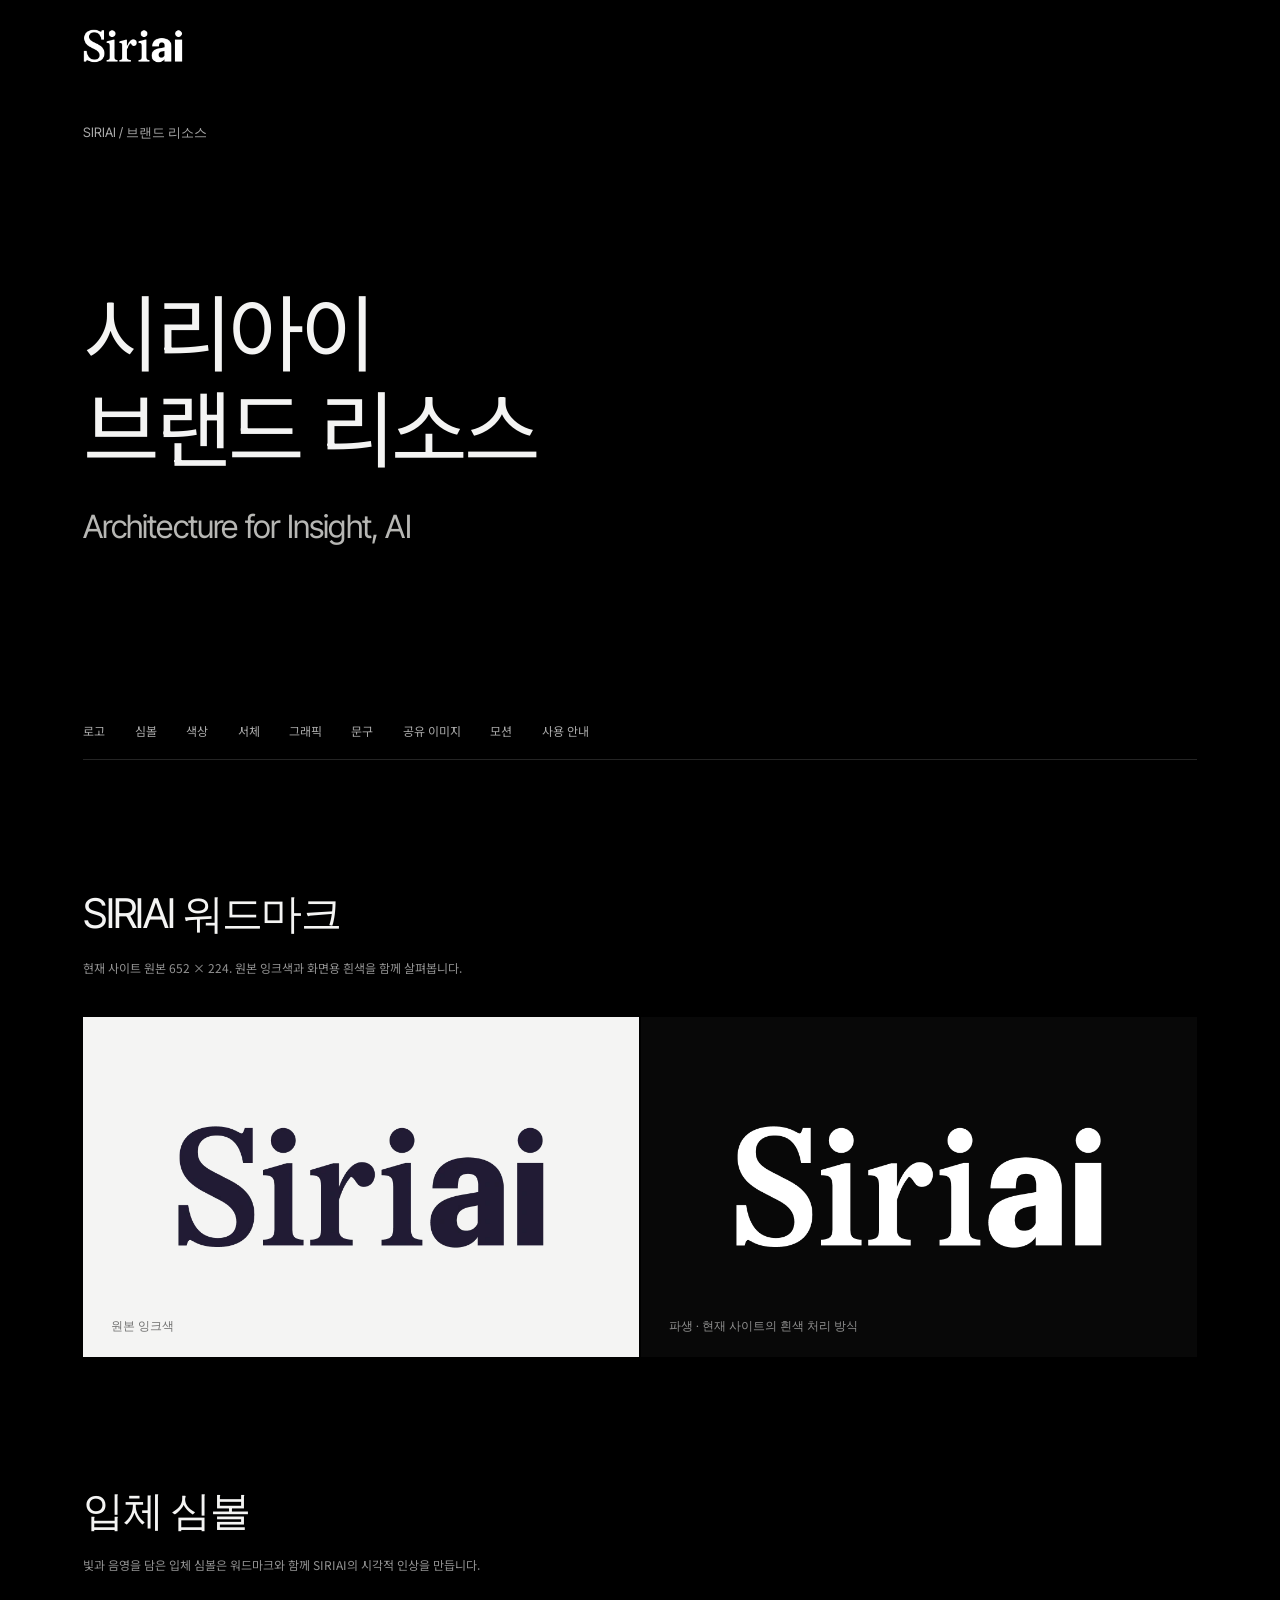
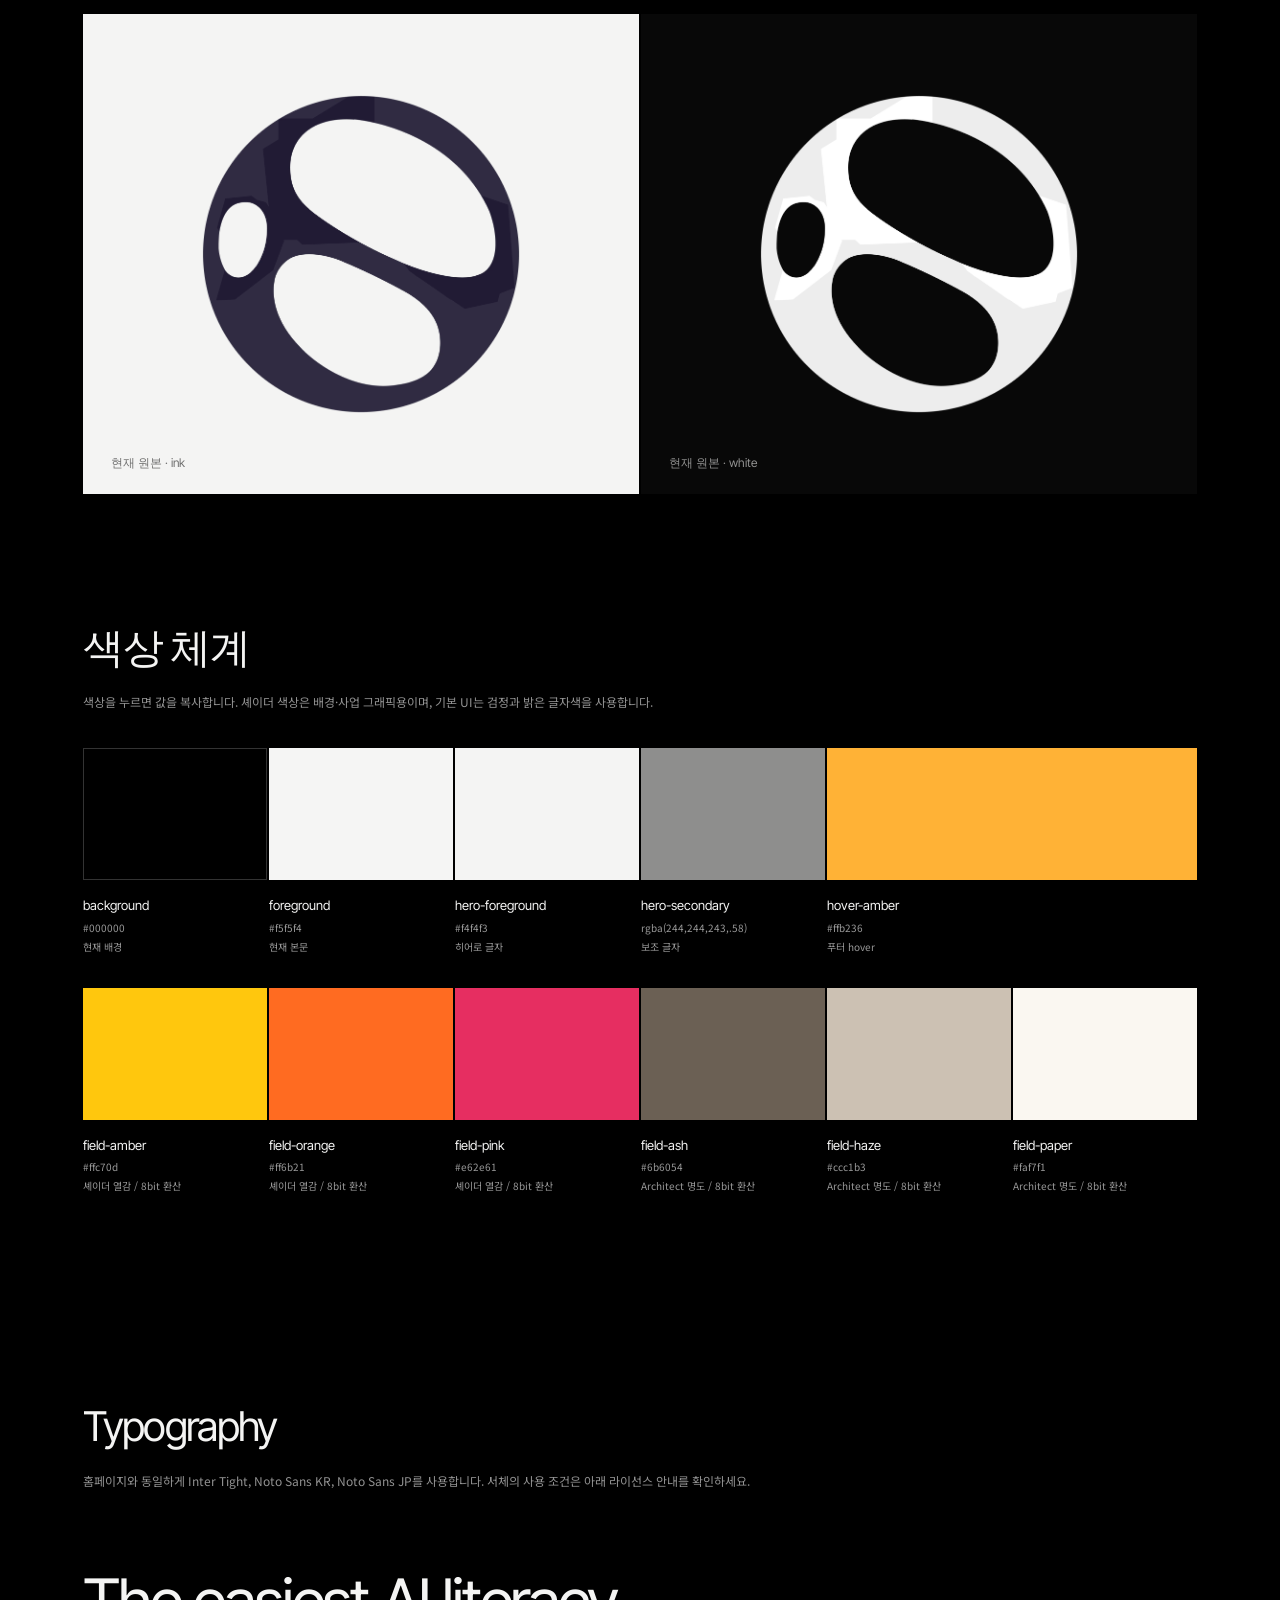
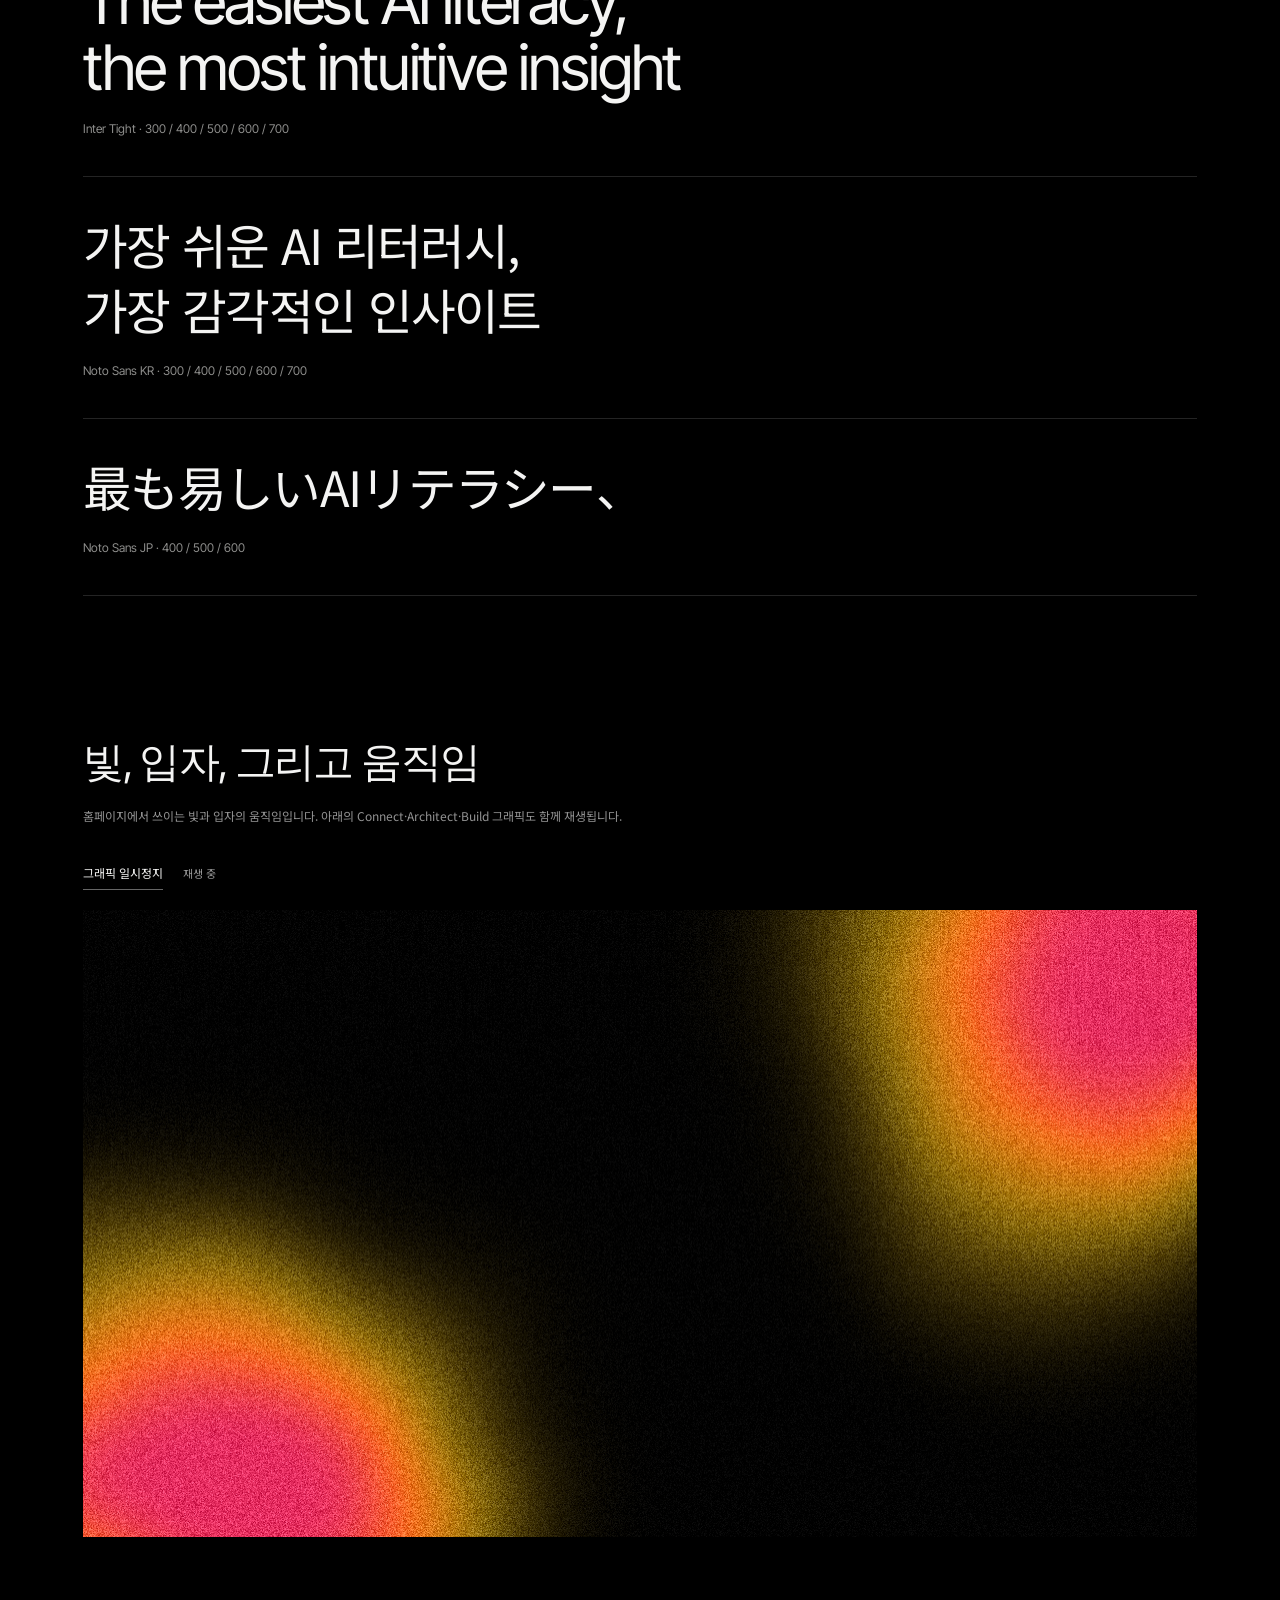
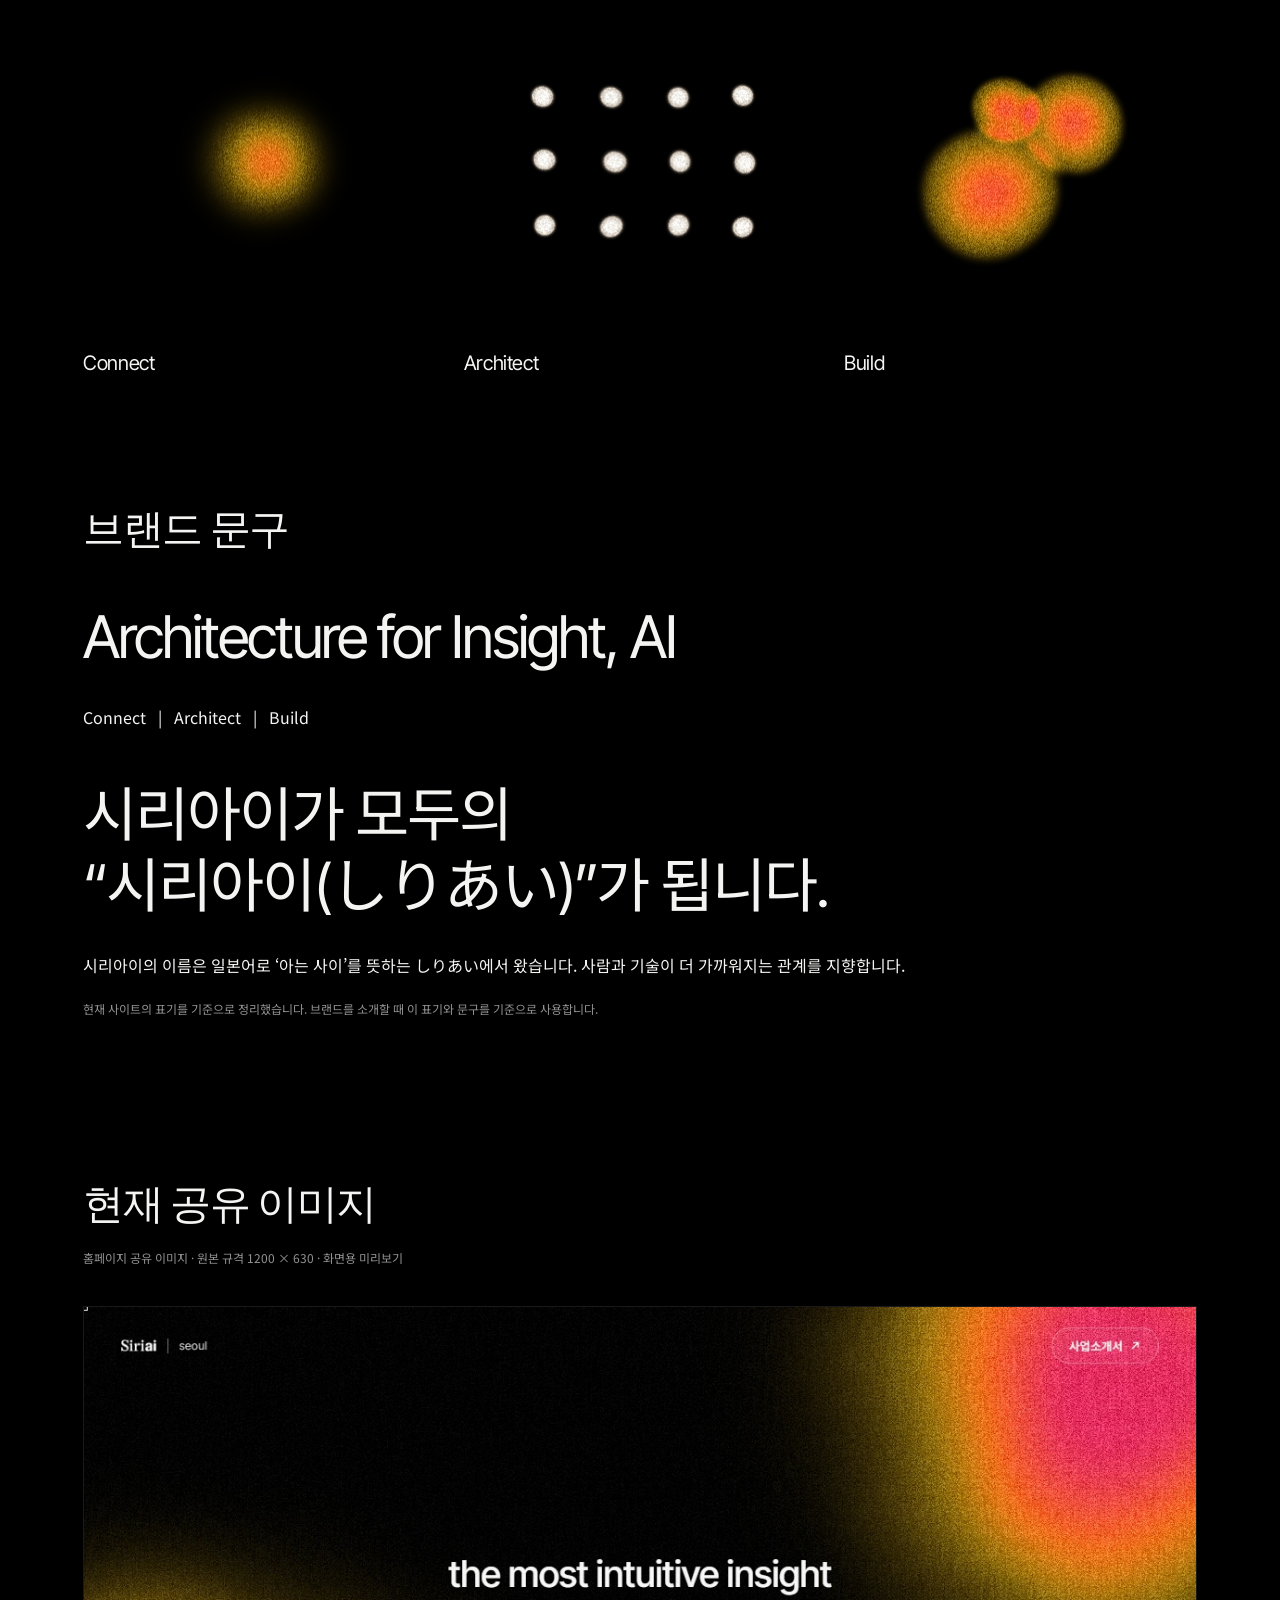
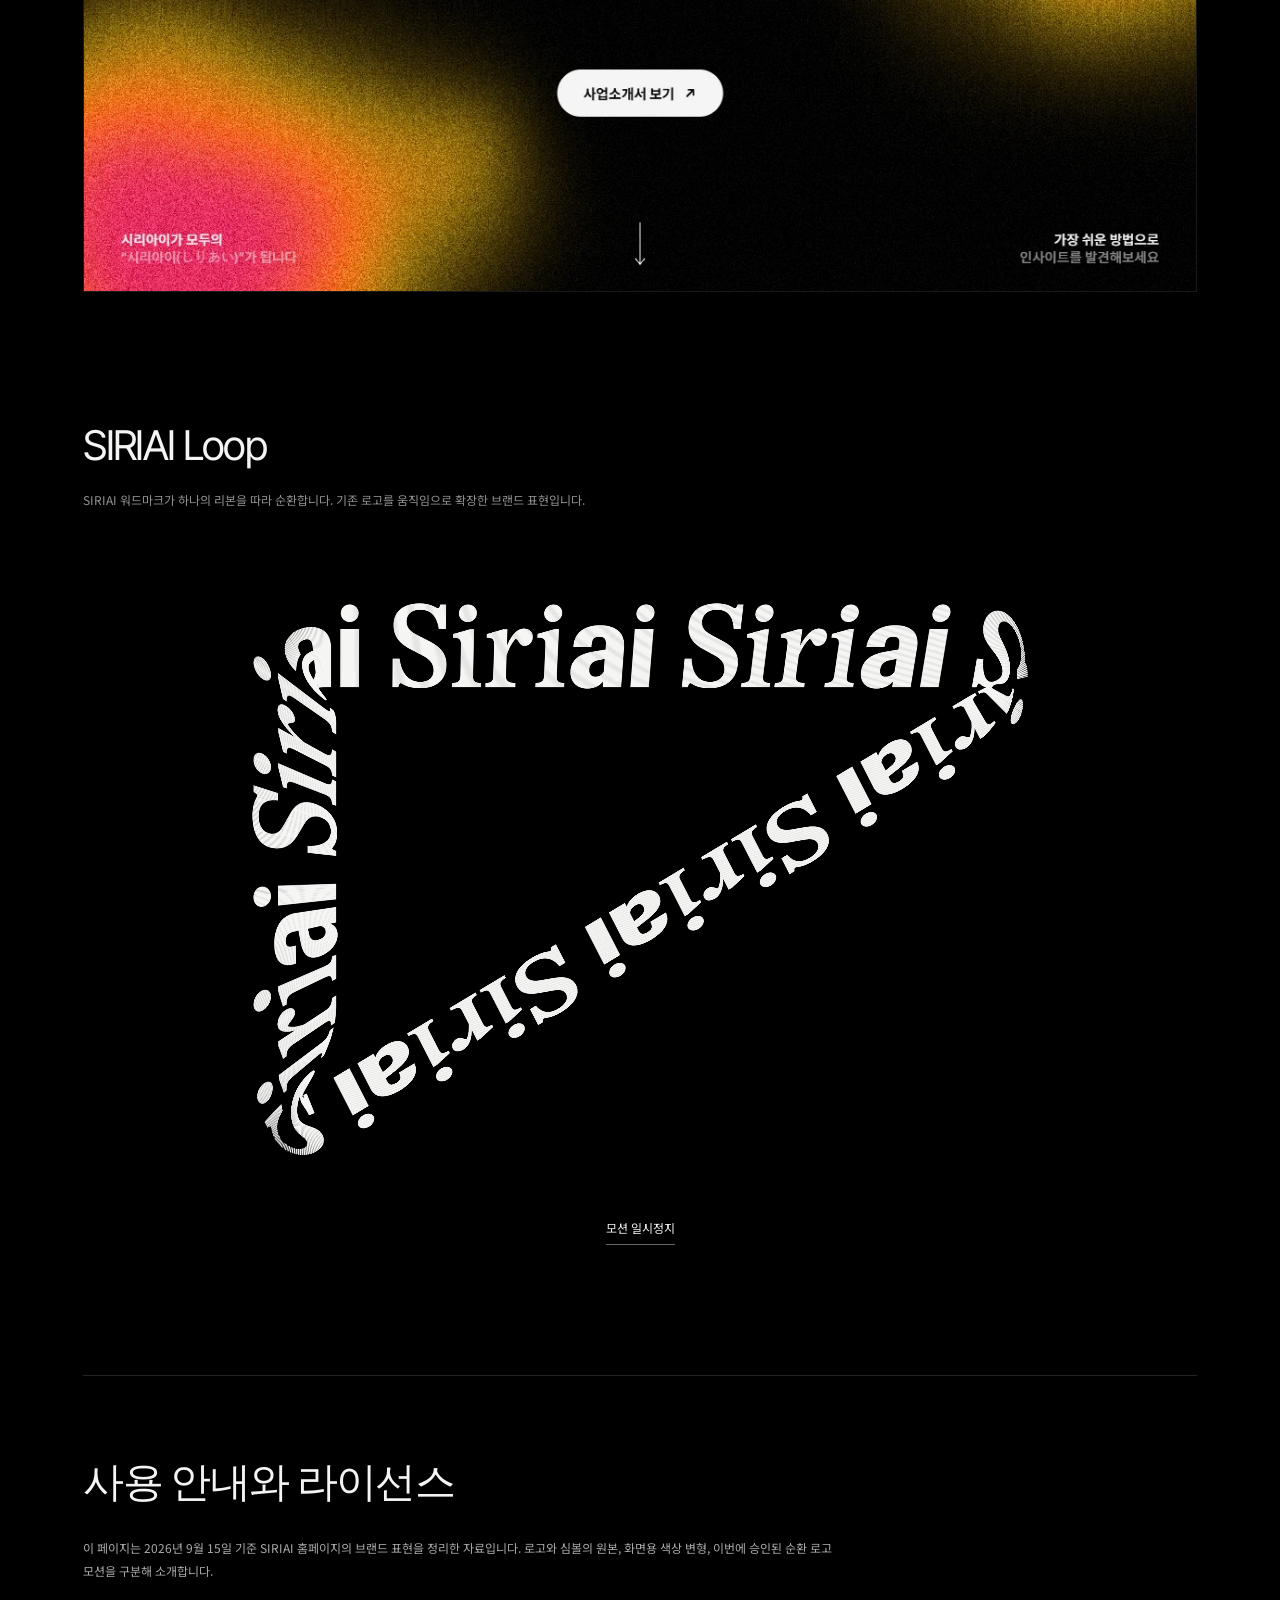
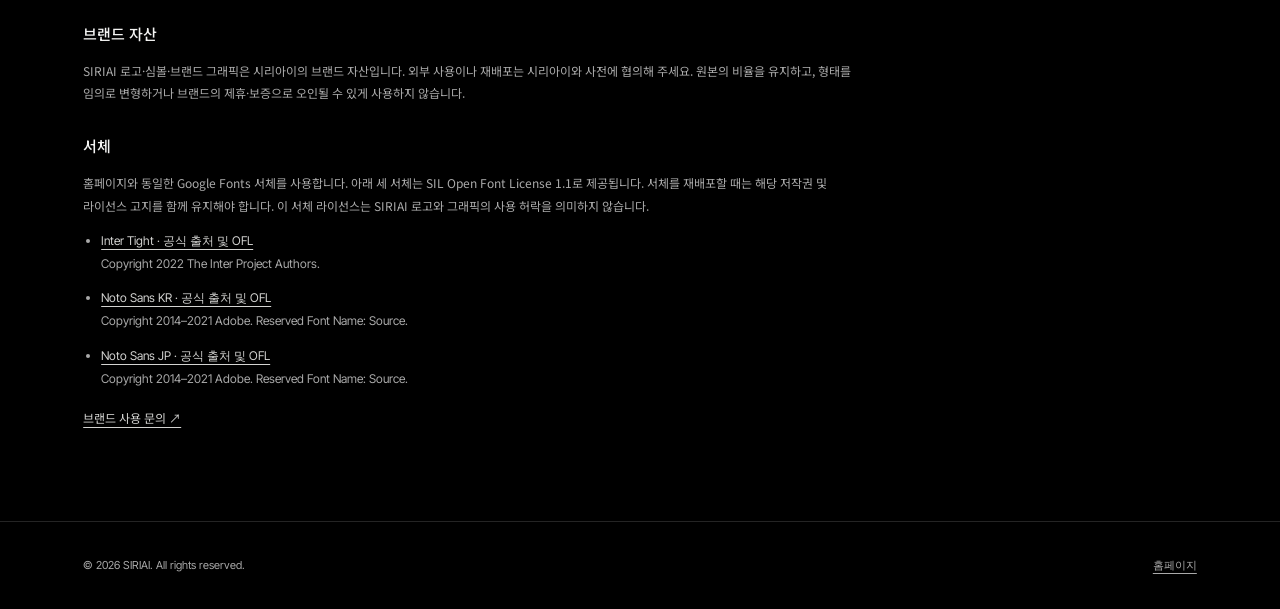
<file: bi.html>
<!doctype html><html lang="ko"><head><meta charset="utf-8"><meta name="viewport" content="width=device-width,initial-scale=1"><title>시리아이 브랜드 리소스 | SIRIAI BI</title><meta name="description" content="시리아이(SIRIAI)의 브랜드 아이덴티티. 로고와 심볼, 색상, 서체, Connect·Architect·Build 그래픽과 브랜드 자산 사용 기준을 소개합니다."><link rel="canonical" href="https://siriai.co.kr/bi"><meta property="og:type" content="website"><meta property="og:site_name" content="SIRIAI"><meta property="og:title" content="시리아이 브랜드 리소스 | SIRIAI BI"><meta property="og:description" content="시리아이의 로고, 색상, 서체와 그래픽을 소개합니다."><meta property="og:url" content="https://siriai.co.kr/bi"><meta property="og:image" content="https://siriai.co.kr/og.png"><meta name="twitter:card" content="summary_large_image"><link rel="preconnect" href="https://fonts.googleapis.com"><link rel="preconnect" href="https://fonts.gstatic.com" crossorigin><link href="https://fonts.googleapis.com/css2?family=Inter+Tight:ital,wght@0,300;0,400;0,500;0,600;0,700;1,400&family=Noto+Sans+KR:wght@300;400;500;600;700&family=Noto+Sans+JP:wght@400;500;600&display=swap" rel="stylesheet"><style>
*{box-sizing:border-box}html{scroll-behavior:smooth}body{margin:0;background:#000;color:#f5f5f4;font-family:'Inter Tight','Noto Sans KR',Arial,sans-serif}a{color:inherit;text-underline-offset:4px}button{font:inherit}header{padding:24px 5vw;display:flex;justify-content:space-between;align-items:center;border-bottom:1px solid #292929;gap:24px}header img{width:110px;height:auto}header span{font-size:12px;color:#aaa}main{max-width:1360px;padding:0 5vw;margin:auto}.intro{padding:72px 0 54px;display:grid;grid-template-columns:1fr 200px;gap:30px;align-items:center}h1{font-size:clamp(44px,7vw,88px);line-height:1;letter-spacing:-.04em;font-weight:500;margin:0 0 24px}.intro p{font-size:16px;color:#aaa;line-height:1.8;max-width:660px}.intro img{width:180px}nav{display:flex;gap:20px;flex-wrap:wrap;padding:22px 0;border-top:1px solid #292929;border-bottom:1px solid #292929}nav a{font-size:14px;text-decoration:none}section{padding:52px 0;border-bottom:1px solid #292929;scroll-margin-top:24px}h2{font-weight:500;font-size:30px;letter-spacing:-.025em;margin:0 0 12px}p{line-height:1.8}.muted{color:#aaa;font-size:13px}.grid{display:grid;grid-template-columns:1fr 1fr;gap:16px;margin:26px 0}.tile{padding:32px;background:#111;min-height:240px;display:flex;flex-direction:column;justify-content:center;gap:20px}.tile.light{background:#f5f5f4;color:#111}.tile img{display:block;max-width:100%;object-fit:contain}.tile .word{width:80%;margin:auto}.tile .symbol{width:180px;height:180px;margin:auto}.tile small{display:block;font-size:12px;color:inherit;opacity:.65}.linkrow{display:flex;gap:16px;flex-wrap:wrap;font-size:13px}.filelist{display:grid;gap:8px;padding:20px 0;font-size:12px;overflow-wrap:anywhere}details{margin:20px 0}summary{cursor:pointer;font-size:13px;color:#aaa}.palette{display:grid;grid-template-columns:repeat(4,1fr);gap:16px;margin:28px 0}.swatch{border:0;color:inherit;background:transparent;text-align:left;padding:0;cursor:pointer}.swatch span{display:block;width:100%;height:74px;border:1px solid #444;margin-bottom:12px}.swatch b,.swatch small{display:block;font-weight:400;font-size:12px;line-height:1.8}.swatch small{color:#aaa}.type{font-size:clamp(28px,4vw,48px);letter-spacing:-.02em;line-height:1.4}.spec{font-size:12px;color:#aaa}.fullimage{width:100%;display:block}.copy{font-size:clamp(26px,3vw,42px);line-height:1.35;letter-spacing:-.025em;margin:32px 0}.copy.jp{font-family:'Noto Sans JP',sans-serif}.motion{max-width:540px;margin:24px auto}footer{padding:40px 5vw;color:#aaa;font-size:12px;display:flex;justify-content:space-between;gap:20px;flex-wrap:wrap}.actions{display:flex;gap:20px;flex-wrap:wrap}.actions a{display:inline-block;border:1px solid #555;padding:12px 18px;text-decoration:none;font-size:13px}a:focus-visible,button:focus-visible,summary:focus-visible{outline:2px solid #ffb236;outline-offset:5px}#notice{min-height:24px;font-size:12px;color:#ccc}@media(max-width:650px){.intro{grid-template-columns:1fr;padding:46px 0}.intro img{width:85px}.grid{grid-template-columns:1fr}.palette{grid-template-columns:repeat(2,1fr)}header{align-items:flex-start}.tile{min-height:210px;padding:24px}section{padding:38px 0}}@media(prefers-reduced-motion:reduce){html{scroll-behavior:auto}}
body{font-family:"Inter Tight",Helvetica,Arial,sans-serif}p,.muted,nav,small,button,label{font-family:"Noto Sans KR","Inter Tight",Helvetica,Arial,sans-serif}.copy{font-family:"Inter Tight","Noto Sans KR",sans-serif}.quiet{border:1px solid #555;background:transparent;color:inherit;padding:10px 16px;cursor:pointer}.skip{position:absolute;top:-100px;background:#fff;color:#000;padding:12px;z-index:5}.skip:focus{top:8px}.three{grid-template-columns:repeat(3,1fr)}.three img{width:100%}.license{max-width:850px}.license li{line-height:1.9;margin:12px 0}.license p{color:#bbb}.breadcrumb{padding-top:28px;color:#aaa;font-size:13px}.breadcrumb a{text-decoration:none}@media(max-width:650px){.three{grid-template-columns:1fr}header{flex-wrap:wrap}header span{margin-left:auto}header form{margin-left:auto}}h1{font-family:"Noto Sans KR","Inter Tight",sans-serif;font-size:clamp(40px,5.6vw,92px);font-weight:400;line-height:1.2;letter-spacing:-.045em}main{max-width:none;padding:0 max(24px,12.58vw)}header,footer{padding-left:max(24px,12.58vw);padding-right:max(24px,12.58vw)}.intro{padding-top:70px;padding-bottom:65px}@media(max-width:700px){main,header,footer{padding-left:20px;padding-right:20px}} /* Brand reference: the homepage type scale, with room for the assets. */
:root{--bi-gutter:clamp(24px,6.5vw,112px);--bi-ink:#f4f4f3;--bi-soft:rgba(244,244,243,.6);--bi-ease:cubic-bezier(.22,1,.36,1)}
body{color:var(--bi-ink);-webkit-font-smoothing:antialiased}p{word-break:keep-all}header{padding:28px var(--bi-gutter);border:0;min-height:96px}header img{width:100px}header>span{font-family:"Inter Tight",sans-serif;font-size:14px;color:var(--bi-soft);margin-left:auto}header form{margin:0 0 0 28px}.quiet{border:0;border-bottom:1px solid #666;padding:8px 0;font-size:12px;transition:color .25s}.quiet:hover{color:#ffb236}main{max-width:1800px;padding:0 var(--bi-gutter)}.intro{position:relative;isolation:isolate;grid-template-columns:minmax(0,1fr) 32%;gap:0;min-height:min(850px,90svh);padding:clamp(48px,6vw,96px) 0 74px;align-items:center}.intro:before{content:"";position:absolute;z-index:-1;pointer-events:none;right:calc(-1 * var(--bi-gutter));bottom:-40px;width:65%;height:72%;background:url('/assets/bi-v1/siriai-field-1920x1080.webp') center/cover no-repeat;opacity:.38;mask-image:radial-gradient(ellipse at 75% 56%,#000,transparent 70%);-webkit-mask-image:radial-gradient(ellipse at 75% 56%,#000,transparent 70%)}h1{font-size:clamp(76px,10.5vw,172px);font-weight:400;line-height:.88;letter-spacing:-.055em;margin:0 0 36px}.intro p{font-size:clamp(13px,1.05vw,17px);font-weight:400;line-height:1.9;color:var(--bi-soft);max-width:480px;margin:0}.intro>img{width:100%;max-width:370px;justify-self:end;align-self:center;transform:rotate(-12deg);filter:drop-shadow(0 18px 55px rgba(255,145,64,.09))}nav{position:sticky;top:0;z-index:3;padding:20px 0;gap:clamp(16px,2.3vw,38px);background:rgba(0,0,0,.9);backdrop-filter:blur(18px);border-top:0;border-bottom:1px solid #242424;flex-wrap:wrap}nav a{font-size:12px;color:#aaa;transition:color .25s}nav a:hover,nav a:focus-visible{color:#f4f4f3}section{padding:clamp(82px,10vw,160px) 0 0;border:0;scroll-margin-top:90px}.section-heading{margin-bottom:28px}.section-heading h2{font-family:"Inter Tight",Helvetica,Arial,sans-serif;font-size:clamp(46px,6.1vw,100px);line-height:.98;letter-spacing:-.045em;font-weight:400;margin:0}.section-note{font-size:clamp(15px,1.3vw,20px);color:#c4c4c2;margin:22px 0 0;line-height:1.5}.muted{font-size:12px;line-height:1.8;color:var(--bi-soft);max-width:680px;margin:18px 0 30px}.grid{gap:2px;margin:38px 0 0}.tile{position:relative;background:#080808;border-radius:0;padding:clamp(28px,4vw,64px);min-height:340px}.tile.light{background:#f4f4f3}.tile .word{width:82%;max-width:460px}.tile .symbol{width:min(72%,320px);height:auto;aspect-ratio:1}.tile small{position:absolute;bottom:22px;left:28px;font-family:"Inter Tight",sans-serif;font-size:12px;opacity:.58}#symbol .tile{min-height:480px}.palette{gap:2px;grid-template-columns:repeat(6,minmax(0,1fr));margin-top:36px}.swatch{padding:0 0 30px;cursor:copy}.swatch:nth-child(-n+5){grid-column:span 1}.swatch span{height:132px;border:0;margin-bottom:14px}.swatch b{font-family:"Inter Tight",sans-serif;font-size:13px}.swatch small{font-size:10px;line-height:1.9;color:#999;overflow-wrap:anywhere}.swatch:first-child span{box-shadow:inset 0 0 0 1px #333}#notice{margin:0;min-height:20px}.type-specimens{padding:12px 0;background:transparent}.type-specimens .type{font-size:clamp(36px,4.9vw,78px);font-weight:400;line-height:1.05;letter-spacing:-.035em;padding:35px 0 20px}.type-specimens .type[style]{font-size:clamp(26px,3.8vw,62px);line-height:1.35;font-weight:400;word-break:keep-all}.type-specimens .spec{display:block;padding-bottom:40px;border-bottom:1px solid #242424;font-family:"Inter Tight",sans-serif;font-size:12px;color:#8e8e8c}.fullimage{margin-top:38px}#graphic .fullimage{aspect-ratio:16/9;object-fit:cover}.three{margin-top:48px;gap:28px}.three .tile{background:transparent;padding:0!important;min-height:0;gap:14px}.three figcaption{font-family:"Inter Tight",sans-serif;font-size:20px;letter-spacing:-.02em}.three img{aspect-ratio:1;object-fit:contain}.copy{font-size:clamp(30px,4.6vw,76px);font-weight:400;line-height:1.2;letter-spacing:-.035em;margin:48px 0 30px}#copy>.copy:first-of-type{font-family:"Inter Tight",sans-serif}#copy>.copy{max-width:1050px}#social .fullimage{max-width:100%;border:1px solid #191919}#motion{padding-bottom:20px}.motion{max-width:840px;width:80%;margin:60px auto 25px}#motion-toggle{display:block;margin:20px auto}.license{max-width:none;margin-top:90px;padding:80px 0;border-top:1px solid #242424;display:grid;grid-template-columns:1fr 1fr;gap:0 70px}.license .section-heading{grid-column:1/-1;margin-bottom:50px}.license .section-heading h2{font-size:clamp(44px,5.8vw,94px)}.license>p:first-of-type{grid-column:1/-1;max-width:680px;margin:0 0 40px}.license h3{font-family:"Noto Sans KR",sans-serif;font-size:15px;font-weight:500;margin:0 0 16px}.license>p,.license li{font-size:12px;color:#aaa;line-height:1.9}.license>h3,.license>p,.license>ul{grid-column:2}.license>h3{margin-top:28px}.license>ul{padding-left:18px;margin-top:0}.license a{color:#d3d3d1}.license p{max-width:650px}footer{padding:36px var(--bi-gutter);border-top:1px solid #242424;font-family:"Inter Tight",sans-serif;font-size:11px}.edition{margin-left:24px;color:#777}
@media(min-width:1100px){.palette .swatch:nth-child(5){grid-column:span 2}.palette .swatch:nth-child(5) span{background:#ffb236!important}}
@media(max-width:900px){.intro{grid-template-columns:minmax(0,1fr) 29%;min-height:650px}h1{font-size:11vw}.intro>img{width:115%;max-width:none}.palette{grid-template-columns:repeat(3,minmax(0,1fr))}#symbol .tile{min-height:340px}.tile{min-height:290px}.license{gap:0 30px}}
@media(max-width:650px){header{padding-top:24px;padding-bottom:24px;min-height:0;flex-wrap:nowrap}header img{width:78px}header>span{font-size:12px}header form{margin-left:20px}.intro{min-height:690px;display:block;padding:58px 0 200px}.intro h1{font-size:clamp(67px,14.8vw,96px);line-height:.91;letter-spacing:-.05em;margin-bottom:28px}.intro p{font-size:12px;max-width:280px}.intro>img{position:absolute;right:0;bottom:28px;width:145px;transform:rotate(-12deg)}.intro:before{width:100%;height:52%;bottom:0;opacity:.4}nav{gap:14px 20px;padding:16px 0}nav a{font-size:11px}.section-heading h2{font-size:45px}.section-note{font-size:14px;margin-top:18px}.muted{font-size:11px}.grid{gap:2px;margin-top:30px}.tile{min-height:275px}#symbol .tile{min-height:360px}.tile .symbol{width:220px}.palette{gap:2px;grid-template-columns:repeat(2,minmax(0,1fr))}.swatch span{height:100px}.swatch{padding-bottom:22px}.three{gap:35px;margin-top:35px}.three .tile{width:100%;max-width:360px;margin:auto!important}.three figcaption{font-size:22px}.type-specimens .type{font-size:34px;line-height:1.1}.type-specimens .type[style]{font-size:26px;line-height:1.45}.type-specimens .spec{font-size:10px;padding-bottom:25px}.copy{font-size:31px;line-height:1.35}.motion{width:100%;margin:40px auto 10px}.license{display:block;margin-top:60px;padding-top:65px}.license .section-heading{margin-bottom:30px}.license .section-heading h2{font-size:44px}.license>p:first-of-type{margin-bottom:35px}.license h3{margin-top:30px}.license>p,.license li{font-size:12px}.edition{display:block;margin:12px 0 0}footer{padding-top:28px;padding-bottom:28px}}
@media(prefers-reduced-motion:no-preference){.intro>div{animation:bi-intro .9s var(--bi-ease) both}@keyframes bi-intro{from{opacity:0;transform:translateY(20px)}to{opacity:1;transform:translateY(0)}}}
h1{font-family:"Noto Sans KR","Inter Tight",sans-serif;font-size:clamp(48px,6.2vw,104px);line-height:1.13;letter-spacing:-.055em;font-weight:400}h2{font-size:clamp(32px,3.2vw,54px);font-weight:400;letter-spacing:-.04em;line-height:1.25}.intro p{max-width:520px}.license{display:block}.license h2{margin-bottom:30px}.license h3{margin-top:30px}.license>p,.license>ul{max-width:780px}.license>p:first-of-type{max-width:780px}@media(max-width:650px){.intro h1{font-size:clamp(47px,10.8vw,70px);line-height:1.15}h2{font-size:30px}.intro{min-height:650px;padding-top:40px}.breadcrumb{padding-top:10px}} .graphic-controls{display:flex;align-items:center;gap:20px;margin:26px 0 20px}.graphic-controls span{font-family:"Noto Sans KR",sans-serif;font-size:11px;color:#999}.live-field{position:relative;aspect-ratio:16/9;overflow:hidden}.live-field>.fullimage{margin:0!important;display:block;width:100%;height:100%;object-fit:cover}.live-field canvas{position:absolute;inset:0;width:100%;height:100%;display:block;visibility:hidden}.mv-biz-orb{position:relative;aspect-ratio:1;width:100%;transition:transform .8s}.mv-biz-orb>img{display:block;width:100%;height:100%}.orb-field{position:absolute;inset:0;width:100%;height:100%;visibility:hidden}.live-field[data-ready="true"]>img,.mv-biz-orb[data-ready="true"]>img{visibility:hidden}.live-field[data-ready="true"] canvas,.mv-biz-orb[data-ready="true"] canvas{visibility:visible}.quiet:disabled{cursor:default;color:#999}
/* Public resource introduction: name and catchphrase, aligned to the wordmark. */
.intro{display:flex;min-height:560px;padding:88px 0 104px;align-items:center}.intro:before{display:none}.intro>div{width:100%}.intro h1{font-family:"Noto Sans KR","Inter Tight",sans-serif;font-size:clamp(52px,6.5vw,106px);font-weight:400;line-height:1.15;letter-spacing:-.055em;margin:0 0 34px;word-break:keep-all}.intro .brand-catchphrase{font-family:"Inter Tight",Helvetica,Arial,sans-serif;font-size:clamp(22px,2.5vw,38px);font-weight:400;line-height:1.25;letter-spacing:-.025em;color:#b7b7b4;max-width:none;margin:0}header{justify-content:flex-start}
@media(max-width:650px){.intro{display:flex;min-height:410px;padding:58px 0 76px}.intro h1{font-size:clamp(43px,10.8vw,68px);line-height:1.2;letter-spacing:-.05em;margin-bottom:27px}.intro .brand-catchphrase{font-size:clamp(20px,5.2vw,28px);line-height:1.35}.graphic-controls{gap:16px;flex-wrap:wrap}}
</style><script defer src="/assets/bi-v1/siriai-loop-renderer.js"></script><script defer src="/assets/bi-v1/siriai-loop.js"></script><script type="application/ld+json">{"@context": "https://schema.org", "@graph": [{"@type": "AboutPage", "@id": "https://siriai.co.kr/bi#webpage", "url": "https://siriai.co.kr/bi", "name": "시리아이 브랜드 리소스 | SIRIAI BI", "description": "시리아이의 로고, 심볼, 색상, 서체, 그래픽과 브랜드 사용 기준.", "inLanguage": "ko-KR", "isPartOf": {"@id": "https://siriai.co.kr/#website"}, "about": {"@id": "https://siriai.co.kr/#organization"}, "publisher": {"@id": "https://siriai.co.kr/#organization"}, "dateModified": "2026-09-15", "breadcrumb": {"@id": "https://siriai.co.kr/bi#breadcrumb"}}, {"@type": "BreadcrumbList", "@id": "https://siriai.co.kr/bi#breadcrumb", "itemListElement": [{"@type": "ListItem", "position": 1, "name": "SIRIAI", "item": "https://siriai.co.kr/"}, {"@type": "ListItem", "position": 2, "name": "브랜드 리소스", "item": "https://siriai.co.kr/bi"}]}]}</script><script defer src="/assets/bi-v1/hero-field.js"></script><script defer src="/assets/bi-v1/hero-background.js"></script><script defer src="/assets/bi-v1/business-objects.js"></script><script defer src="/assets/bi-v1/graphic-player.js"></script></head><body>
<a class="skip" href="#main">본문 바로가기</a><header><a href="/" aria-label="SIRIAI 홈페이지"><img src="/assets/bi-v1/siriai-wordmark-white-652.webp" alt="Siriai"></a></header><main id="main"><div class="breadcrumb"><a href="/">SIRIAI</a> / 브랜드 리소스</div>
<div class="intro"><div><h1>시리아이<br>브랜드 리소스</h1><p class="brand-catchphrase" lang="en">Architecture for Insight, AI</p></div></div>
<nav><a href="#logo">로고</a><a href="#symbol">심볼</a><a href="#color">색상</a><a href="#type">서체</a><a href="#graphic">그래픽</a><a href="#copy">문구</a><a href="#social">공유 이미지</a><a href="#motion">모션</a><a href="#license">사용 안내</a></nav>
<section id="logo"><h2>SIRIAI 워드마크</h2><p class="muted">현재 사이트 원본 652 × 224. 원본 잉크색과 화면용 흰색을 함께 살펴봅니다.</p><div class="grid"><div class="tile light"><img class="word" src="/assets/bi-v1/siriai-word-ink.webp" alt="원본 워드마크" loading="lazy"><small>원본 잉크색</small></div><div class="tile"><img class="word" src="/assets/bi-v1/siriai-wordmark-white-652.webp" alt="흰색 워드마크" loading="lazy"><small>파생 · 현재 사이트의 흰색 처리 방식</small></div></div></section><section id="symbol"><h2>입체 심볼</h2><p class="muted">빛과 음영을 담은 입체 심볼은 워드마크와 함께 SIRIAI의 시각적 인상을 만듭니다.</p><div class="grid"><div class="tile light"><img class="symbol" src="/assets/bi-v1/siriai-mark-ink.webp" alt="잉크색 심볼 원본" loading="lazy"><small>현재 원본 · ink</small></div><div class="tile"><img class="symbol" src="/assets/bi-v1/siriai-mark-white.webp" alt="흰색 심볼 원본" loading="lazy"><small>현재 원본 · white</small></div></div></section><section id="color"><h2>색상 체계</h2><p class="muted">색상을 누르면 값을 복사합니다. 셰이더 색상은 배경·사업 그래픽용이며, 기본 UI는 검정과 밝은 글자색을 사용합니다.</p><div class="palette"><button class="swatch" data-color="#000000" title="색상 값 복사"><span style="background:#000000"></span><b>background</b><small>#000000</small><small>현재 배경</small></button><button class="swatch" data-color="#f5f5f4" title="색상 값 복사"><span style="background:#f5f5f4"></span><b>foreground</b><small>#f5f5f4</small><small>현재 본문</small></button><button class="swatch" data-color="#f4f4f3" title="색상 값 복사"><span style="background:#f4f4f3"></span><b>hero-foreground</b><small>#f4f4f3</small><small>히어로 글자</small></button><button class="swatch" data-color="rgba(244,244,243,.58)" title="색상 값 복사"><span style="background:rgba(244,244,243,.58)"></span><b>hero-secondary</b><small>rgba(244,244,243,.58)</small><small>보조 글자</small></button><button class="swatch" data-color="#ffb236" title="색상 값 복사"><span style="background:#ffb236"></span><b>hover-amber</b><small>#ffb236</small><small>푸터 hover</small></button><button class="swatch" data-color="#ffc70d" title="색상 값 복사"><span style="background:#ffc70d"></span><b>field-amber</b><small>#ffc70d</small><small>셰이더 열감 / 8bit 환산</small></button><button class="swatch" data-color="#ff6b21" title="색상 값 복사"><span style="background:#ff6b21"></span><b>field-orange</b><small>#ff6b21</small><small>셰이더 열감 / 8bit 환산</small></button><button class="swatch" data-color="#e62e61" title="색상 값 복사"><span style="background:#e62e61"></span><b>field-pink</b><small>#e62e61</small><small>셰이더 열감 / 8bit 환산</small></button><button class="swatch" data-color="#6b6054" title="색상 값 복사"><span style="background:#6b6054"></span><b>field-ash</b><small>#6b6054</small><small>Architect 명도 / 8bit 환산</small></button><button class="swatch" data-color="#ccc1b3" title="색상 값 복사"><span style="background:#ccc1b3"></span><b>field-haze</b><small>#ccc1b3</small><small>Architect 명도 / 8bit 환산</small></button><button class="swatch" data-color="#faf7f1" title="색상 값 복사"><span style="background:#faf7f1"></span><b>field-paper</b><small>#faf7f1</small><small>Architect 명도 / 8bit 환산</small></button></div><p id="notice" role="status"></p></section><section id="type"><h2>Typography</h2><p class="muted">홈페이지와 동일하게 Inter Tight, Noto Sans KR, Noto Sans JP를 사용합니다. 서체의 사용 조건은 아래 라이선스 안내를 확인하세요.</p><div class="type-specimens"><div class="type">The easiest AI literacy,<br>the most intuitive insight</div><span class="spec">Inter Tight · 300 / 400 / 500 / 600 / 700</span><div class="type" style="font-family:'Noto Sans KR',sans-serif">가장 쉬운 AI 리터러시,<br>가장 감각적인 인사이트</div><span class="spec">Noto Sans KR · 300 / 400 / 500 / 600 / 700</span><div class="type" style="font-family:'Noto Sans JP',sans-serif">最も易しいAIリテラシー、</div><span class="spec">Noto Sans JP · 400 / 500 / 600</span></div></section><section id="graphic"><h2>빛, 입자, 그리고 움직임</h2><p class="muted">홈페이지에서 쓰이는 빛과 입자의 움직임입니다. 아래의 Connect·Architect·Build 그래픽도 함께 재생됩니다.</p><div class="graphic-controls"><button class="quiet" id="graphic-toggle" type="button" aria-pressed="false">그래픽 일시정지</button><span id="graphic-status" role="status">그래픽 준비 중</span></div><div class="live-field"><img class="fullimage" src="/assets/bi-v1/siriai-field-1920x1080.webp" alt="현재 셰이더 수식으로 렌더링한 그레인 배경" loading="lazy"><canvas id="live-field" role="img" aria-label="움직이는 SIRIAI 그레인 배경"></canvas></div><div class="grid three" aria-label="Connect, Architect, Build"><figure class="tile" style="margin:0;padding:16px"><div class="mv-biz-orb"><img src="/assets/bi-v1/siriai-connect-1024.webp" alt="Connect: 파동이 퍼지는 물방울 형태" loading="lazy"><canvas class="orb-field" data-set="c" role="img" aria-label="움직이는 Connect 그래픽"></canvas></div><figcaption>Connect</figcaption></figure><figure class="tile" style="margin:0;padding:16px"><div class="mv-biz-orb"><img src="/assets/bi-v1/siriai-architect-1024.webp" alt="Architect: 규칙적으로 연결된 입자 구조" loading="lazy"><canvas class="orb-field" data-set="a" role="img" aria-label="움직이는 Architect 그래픽"></canvas></div><figcaption>Architect</figcaption></figure><figure class="tile" style="margin:0;padding:16px"><div class="mv-biz-orb"><img src="/assets/bi-v1/siriai-build-1024.webp" alt="Build: 세 개의 구체" loading="lazy"><canvas class="orb-field" data-set="s" role="img" aria-label="움직이는 Build 그래픽"></canvas></div><figcaption>Build</figcaption></figure></div></section><section id="copy"><h2>브랜드 문구</h2><div class="copy">Architecture for Insight, AI</div><p>Connect &nbsp; | &nbsp; Architect &nbsp; | &nbsp; Build</p><div class="copy">시리아이가 모두의<br>“시리아이(しりあい)”가 됩니다.</div><p>시리아이의 이름은 일본어로 ‘아는 사이’를 뜻하는 しりあい에서 왔습니다. 사람과 기술이 더 가까워지는 관계를 지향합니다.</p><p class="muted">현재 사이트의 표기를 기준으로 정리했습니다. 브랜드를 소개할 때 이 표기와 문구를 기준으로 사용합니다.</p></section><section id="social"><h2>현재 공유 이미지</h2><p class="muted">홈페이지 공유 이미지 · 원본 규격 1200 × 630 · 화면용 미리보기</p><img class="fullimage" src="/assets/bi-v1/siriai-og-current-1200x630.webp" alt="현재 SIRIAI 홈페이지 공유 이미지" loading="lazy"></section><section id="motion"><h2>SIRIAI Loop</h2><p class="muted">SIRIAI 워드마크가 하나의 리본을 따라 순환합니다. 기존 로고를 움직임으로 확장한 브랜드 표현입니다.</p><siriai-loop class="motion" color="#f5f5f4" gap="20" speed="65"></siriai-loop><button class="quiet" id="motion-toggle" type="button" aria-pressed="false">모션 일시정지</button></section><section id="license" class="license"><h2>사용 안내와 라이선스</h2><p>이 페이지는 2026년 9월 15일 기준 SIRIAI 홈페이지의 브랜드 표현을 정리한 자료입니다. 로고와 심볼의 원본, 화면용 색상 변형, 이번에 승인된 순환 로고 모션을 구분해 소개합니다.</p><h3>브랜드 자산</h3><p>SIRIAI 로고·심볼·브랜드 그래픽은 시리아이의 브랜드 자산입니다. 외부 사용이나 재배포는 시리아이와 사전에 협의해 주세요. 원본의 비율을 유지하고, 형태를 임의로 변형하거나 브랜드의 제휴·보증으로 오인될 수 있게 사용하지 않습니다.</p><h3>서체</h3><p>홈페이지와 동일한 Google Fonts 서체를 사용합니다. 아래 세 서체는 SIL Open Font License 1.1로 제공됩니다. 서체를 재배포할 때는 해당 저작권 및 라이선스 고지를 함께 유지해야 합니다. 이 서체 라이선스는 SIRIAI 로고와 그래픽의 사용 허락을 의미하지 않습니다.</p><ul><li><a href="https://github.com/google/fonts/tree/main/ofl/intertight">Inter Tight · 공식 출처 및 OFL</a><br>Copyright 2022 The Inter Project Authors.</li><li><a href="https://github.com/google/fonts/tree/main/ofl/notosanskr">Noto Sans KR · 공식 출처 및 OFL</a><br>Copyright 2014–2021 Adobe. Reserved Font Name: Source.</li><li><a href="https://github.com/google/fonts/tree/main/ofl/notosansjp">Noto Sans JP · 공식 출처 및 OFL</a><br>Copyright 2014–2021 Adobe. Reserved Font Name: Source.</li></ul><p><a href="https://siriai-business.vercel.app/#contact">브랜드 사용 문의 ↗</a></p></section></main><footer><span>© 2026 SIRIAI. All rights reserved.</span><span><a href="/">홈페이지</a></span></footer><script>document.querySelectorAll("[data-color]").forEach(b=>b.onclick=async()=>{try{await navigator.clipboard.writeText(b.dataset.color);document.querySelector("#notice").textContent=b.dataset.color+" 복사했습니다."}catch{document.querySelector("#notice").textContent="복사할 색상: "+b.dataset.color}});</script><script>const motion=document.querySelector("siriai-loop"),toggle=document.querySelector("#motion-toggle");if(matchMedia("(prefers-reduced-motion: reduce)").matches){motion.setAttribute("paused","");toggle.hidden=true}toggle.onclick=()=>{const paused=motion.toggleAttribute("paused");toggle.setAttribute("aria-pressed",String(paused));toggle.textContent=paused?"모션 재생":"모션 일시정지"};addEventListener("pageshow",e=>{if(e.persisted)location.reload()});</script></body></html>
</file>
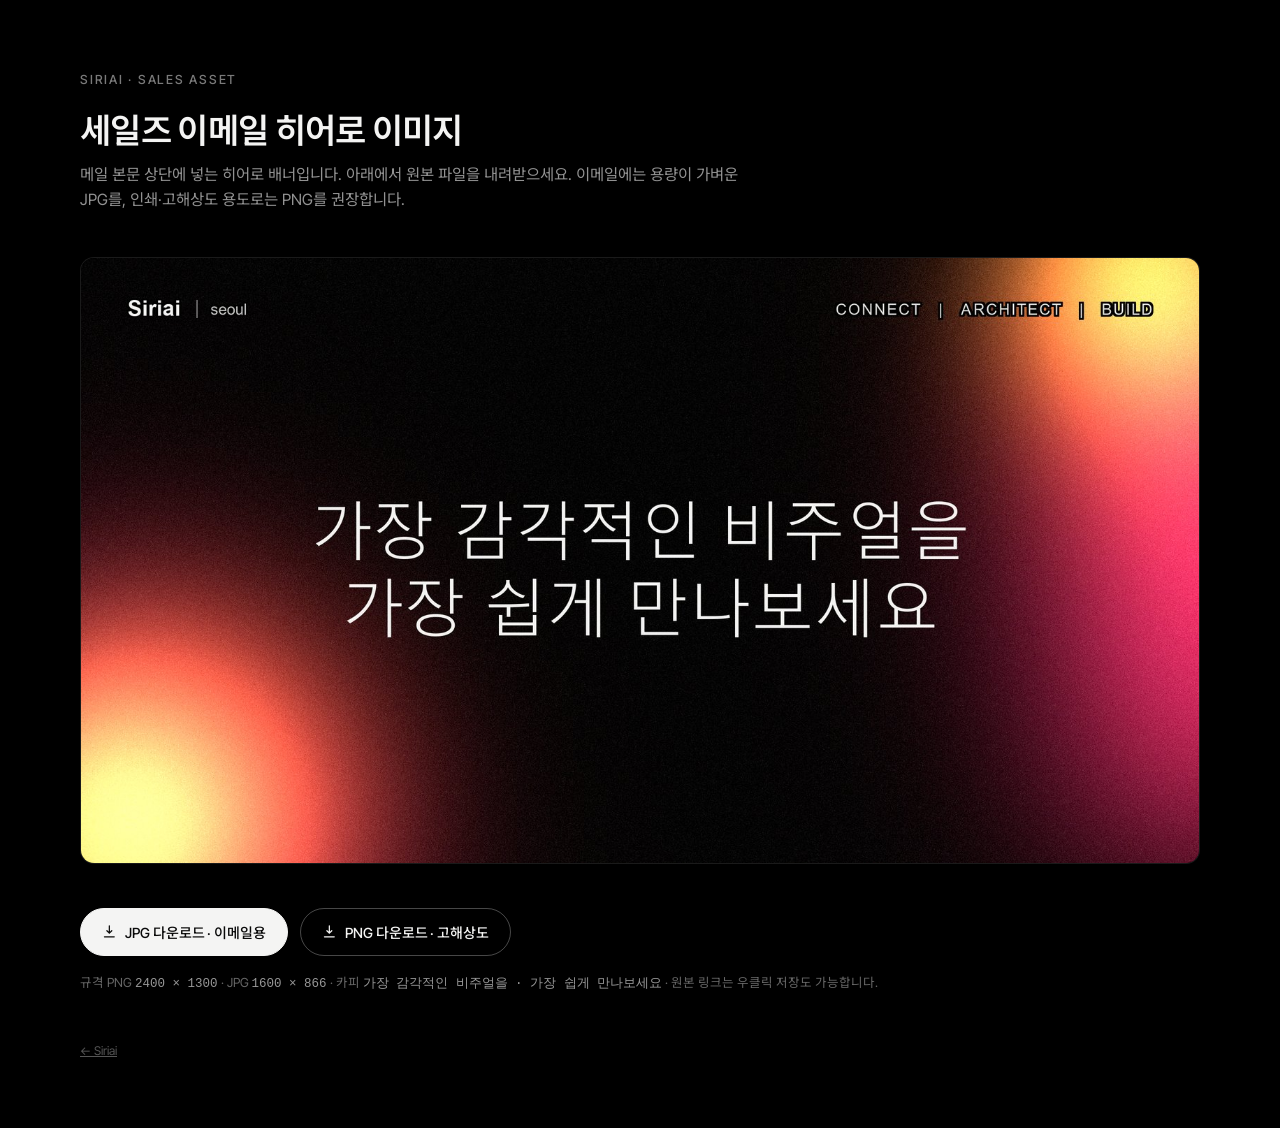
<file: email-hero.html>
<!DOCTYPE html>
<html lang="ko">
<head>
<meta charset="utf-8">
<meta name="viewport" content="width=device-width, initial-scale=1">
<meta name="robots" content="noindex">
<title>Siriai — 세일즈 이메일 히어로 이미지</title>
<link rel="preconnect" href="https://fonts.googleapis.com">
<link rel="preconnect" href="https://fonts.gstatic.com" crossorigin>
<link href="https://fonts.googleapis.com/css2?family=Inter+Tight:wght@400;500;600&family=Noto+Sans+KR:wght@400;500;600&display=swap" rel="stylesheet">
<style>
  *{box-sizing:border-box;margin:0;padding:0}
  body{background:#000;color:#f4f4f3;min-height:100vh;
    font-family:"Inter Tight","Noto Sans KR",Helvetica,Arial,sans-serif;
    -webkit-font-smoothing:antialiased;
    display:flex;flex-direction:column;align-items:center;
    padding:clamp(28px,6vw,72px) clamp(18px,5vw,48px)}
  .wrap{width:100%;max-width:1120px}
  .eyebrow{font-size:12.5px;font-weight:500;letter-spacing:.14em;text-transform:uppercase;
    color:rgba(244,244,243,.5)}
  h1{font-size:clamp(22px,3.2vw,34px);font-weight:600;letter-spacing:-.02em;margin:.5em 0 .3em}
  .sub{font-size:clamp(13.5px,1.3vw,15.5px);color:rgba(244,244,243,.6);line-height:1.6;max-width:44em}
  .frame{margin:clamp(24px,4vw,44px) 0;border-radius:14px;overflow:hidden;
    border:1px solid rgba(255,255,255,.1);box-shadow:0 30px 80px -40px rgba(0,0,0,.9);background:#000}
  .frame img{display:block;width:100%;height:auto}
  .row{display:flex;flex-wrap:wrap;gap:12px;align-items:center}
  .btn{display:inline-flex;align-items:center;gap:.6em;text-decoration:none;
    font-size:14px;font-weight:500;letter-spacing:-.005em;padding:.92em 1.5em;border-radius:100px;
    transition:background .25s,border-color .25s,transform .2s}
  .btn svg{width:1.05em;height:1.05em}
  .btn.primary{background:#f4f4f3;color:#0a0a0a;border:1px solid #f4f4f3}
  .btn.primary:hover{background:#fff;transform:translateY(-1px)}
  .btn.ghost{background:transparent;color:#f4f4f3;border:1px solid rgba(255,255,255,.28)}
  .btn.ghost:hover{border-color:rgba(255,255,255,.7)}
  .meta{margin-top:16px;font-size:12.5px;color:rgba(244,244,243,.42);line-height:1.7}
  .meta code{font-family:ui-monospace,SFMono-Regular,Menlo,monospace;color:rgba(244,244,243,.62)}
  footer{margin-top:auto;padding-top:48px;font-size:12px;color:rgba(244,244,243,.35)}
  a.home{color:inherit}
</style>
</head>
<body>
  <div class="wrap">
    <div class="eyebrow">Siriai · Sales asset</div>
    <h1>세일즈 이메일 히어로 이미지</h1>
    <p class="sub">메일 본문 상단에 넣는 히어로 배너입니다. 아래에서 원본 파일을 내려받으세요. 이메일에는 용량이 가벼운 JPG를, 인쇄·고해상도 용도로는 PNG를 권장합니다.</p>

    <div class="frame">
      <img src="assets/email/siriai-hero-email.jpg" alt="가장 감각적인 비주얼을 가장 쉽게 만나보세요 — Siriai 히어로 이미지">
    </div>

    <div class="row">
      <a class="btn primary" href="assets/email/siriai-hero-email.jpg" download="siriai-hero-email.jpg">
        <svg viewBox="0 0 24 24" fill="none" stroke="currentColor" stroke-width="2" stroke-linecap="round" stroke-linejoin="round"><path d="M12 3v12m0 0 4-4m-4 4-4-4M4 21h16"/></svg>
        JPG 다운로드 · 이메일용
      </a>
      <a class="btn ghost" href="assets/email/siriai-hero-email.png" download="siriai-hero-email.png">
        <svg viewBox="0 0 24 24" fill="none" stroke="currentColor" stroke-width="2" stroke-linecap="round" stroke-linejoin="round"><path d="M12 3v12m0 0 4-4m-4 4-4-4M4 21h16"/></svg>
        PNG 다운로드 · 고해상도
      </a>
    </div>

    <p class="meta">규격 PNG <code>2400 × 1300</code> · JPG <code>1600 × 866</code> · 카피 <code>가장 감각적인 비주얼을 · 가장 쉽게 만나보세요</code> · 원본 링크는 우클릭 저장도 가능합니다.</p>

    <footer><a class="home" href="index.html">← Siriai</a></footer>
  </div>
</body>
</html>
</file>
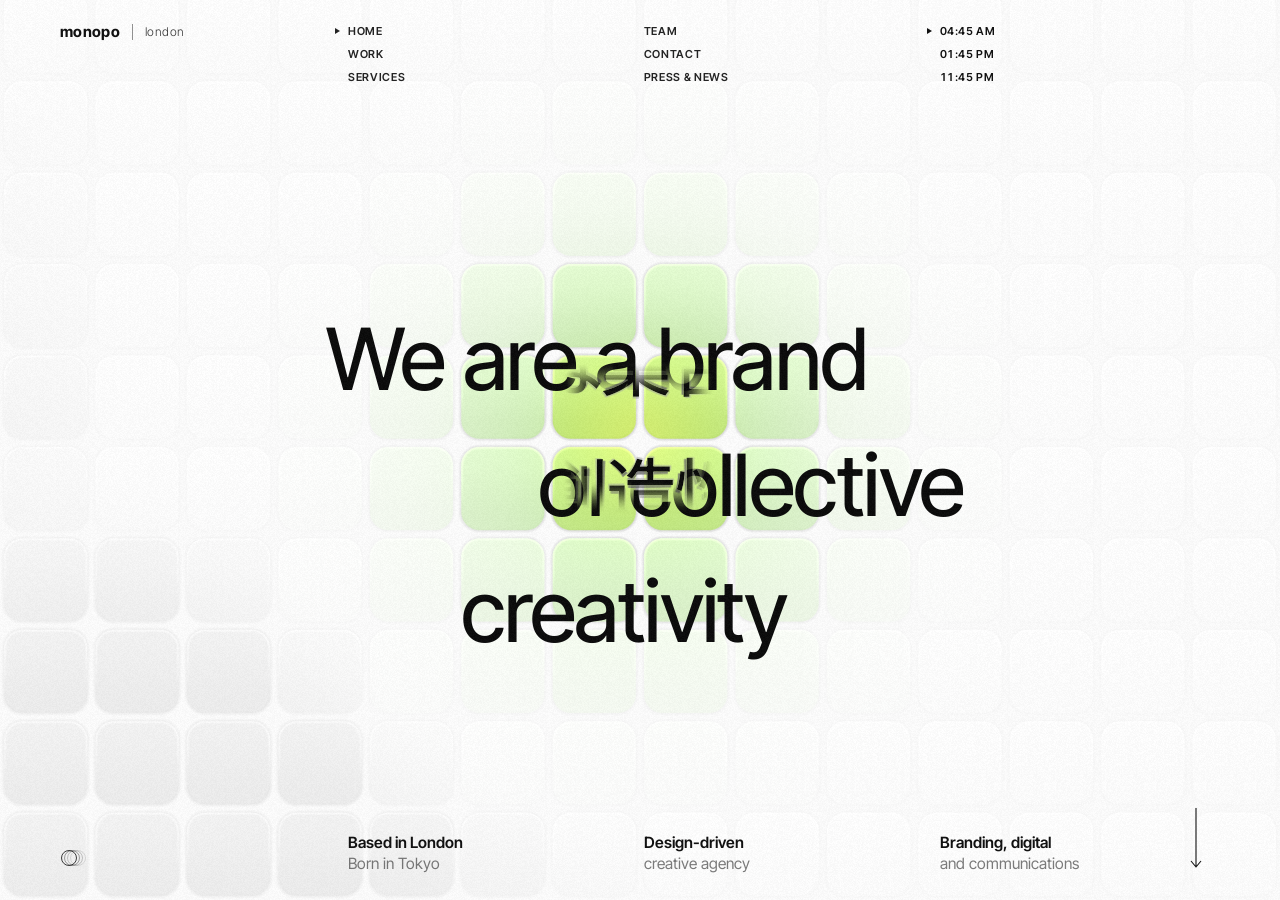
<file: monopo-study.html>
<!DOCTYPE html>
<html lang="en">
<head>
<meta charset="UTF-8">
<meta name="viewport" content="width=device-width, initial-scale=1.0">
<title>monopo london — home study (light monochrome)</title>
<meta name="robots" content="noindex, nofollow">
<link rel="preconnect" href="https://fonts.googleapis.com">
<link rel="preconnect" href="https://fonts.gstatic.com" crossorigin>
<link href="https://fonts.googleapis.com/css2?family=Inter+Tight:wght@300;400;500;600;700&family=Noto+Sans+JP:wght@400;500&display=swap" rel="stylesheet">
<style>
/* ============================================================
   monopo.london home — design training reproduction
   LIGHT MONOCHROME: whitish background, black type
   (개인 훈련용. 원본: https://monopo.london/)
   ============================================================ */
*{margin:0;padding:0;box-sizing:border-box}
html,body{height:100%}
body{
  background:#f2f1ee;
  color:#111;
  font-family:"Inter Tight",Helvetica,Arial,sans-serif;
  overflow:hidden;
  -webkit-font-smoothing:antialiased;
  cursor:default;
}
:root{
  --pad-x:60px;
  --col1:27.2%;
  --col2:50.3%;
  --col3:73.4%;
  --ink:#111;
  --ink-soft:rgba(17,17,17,.55);
}

/* ---------- WebGL stage ---------- */
#stage{
  position:fixed;inset:0;width:100%;height:100%;display:block;
}

/* ---------- header ---------- */
.site-head{
  position:fixed;top:0;left:0;right:0;z-index:10;
  padding:24px var(--pad-x) 0;
  pointer-events:none;
}
.site-head a{pointer-events:auto}

.logo{
  position:absolute;left:var(--pad-x);top:22px;
  display:flex;align-items:center;gap:12px;
  color:var(--ink);text-decoration:none;user-select:none;
}
.logo .m{font-weight:700;font-size:15px;letter-spacing:.02em}
.logo .bar{width:1px;height:16px;background:rgba(17,17,17,.45)}
.logo .c{font-weight:300;font-size:12px;letter-spacing:.04em;color:rgba(17,17,17,.85)}

.nav-col{
  position:absolute;top:24px;
  display:flex;flex-direction:column;gap:9px;
}
.nav-a{left:var(--col1)}
.nav-b{left:var(--col2)}
.nav-col a{
  position:relative;
  color:var(--ink);text-decoration:none;
  font-size:11px;font-weight:600;letter-spacing:.06em;
  text-transform:uppercase;
  opacity:.92;
  transition:opacity .25s;
}
.nav-col a:hover{opacity:.5}
.nav-col a.on::before,
.nav-col a:hover::before{
  content:"";
  position:absolute;left:-13px;top:50%;
  width:0;height:0;margin-top:-3px;
  border-left:5px solid var(--ink);
  border-top:3px solid transparent;
  border-bottom:3px solid transparent;
}

.clocks{
  position:absolute;top:24px;left:var(--col3);
  display:flex;flex-direction:column;gap:9px;
}
.clock{
  position:relative;
  font-size:11px;font-weight:600;letter-spacing:.06em;
  font-variant-numeric:tabular-nums;
}
.clock.on::before{
  content:"";
  position:absolute;left:-13px;top:50%;
  width:0;height:0;margin-top:-3px;
  border-left:5px solid var(--ink);
  border-top:3px solid transparent;
  border-bottom:3px solid transparent;
}

/* ---------- bottom captions ---------- */
.captions{position:fixed;left:0;right:0;bottom:26px;z-index:10;pointer-events:none}
.cap{position:absolute;bottom:0;line-height:1.32;font-size:15.5px}
.cap b{display:block;font-weight:600;color:var(--ink)}
.cap span{display:block;font-weight:400;color:var(--ink-soft)}
.cap.c1{left:var(--col1)}
.cap.c2{left:var(--col2)}
.cap.c3{left:var(--col3)}

/* scroll arrow */
.scroll-hint{
  position:fixed;right:78px;bottom:26px;z-index:10;
  width:12px;height:66px;overflow:hidden;pointer-events:none;
}
.scroll-hint svg{
  display:block;width:12px;height:66px;
  animation:hintLoop 2.4s cubic-bezier(.65,0,.35,1) infinite;
}
@keyframes hintLoop{
  0%{transform:translateY(-100%)}
  38%{transform:translateY(0)}
  62%{transform:translateY(0)}
  100%{transform:translateY(100%)}
}

/* rings badge (bottom-left) */
.rings{
  position:fixed;left:var(--pad-x);bottom:28px;z-index:10;
  opacity:.85;pointer-events:none;
}

/* ---------- intro loader ---------- */
.loader{
  position:fixed;inset:0;z-index:50;
  background:#f4f3f0;
  display:flex;align-items:center;justify-content:center;
  transition:opacity .7s ease;
}
.loader.hide{opacity:0;pointer-events:none}
.loader .logo-lockup{display:flex;align-items:center;gap:14px;opacity:0;animation:loaderIn .8s ease forwards}
.loader .m{font-weight:700;font-size:19px;letter-spacing:.02em;color:var(--ink)}
.loader .bar{width:1px;height:20px;background:rgba(17,17,17,.4)}
.loader .c{font-weight:300;font-size:14px;color:rgba(17,17,17,.85)}
@keyframes loaderIn{from{opacity:0;transform:translateY(6px)}to{opacity:1;transform:none}}

/* ---------- reveal ---------- */
.rv{opacity:0;transform:translateY(10px);transition:opacity .9s ease,transform .9s ease}
body.ready .rv{opacity:1;transform:none}
body.ready .rv.d1{transition-delay:.15s}
body.ready .rv.d2{transition-delay:.3s}
body.ready .rv.d3{transition-delay:.45s}

/* ---------- responsive ---------- */
@media (max-width:900px){
  :root{--pad-x:24px;--col1:44%;--col2:44%;--col3:auto}
  .nav-b{display:none}
  .clocks{left:auto;right:var(--pad-x)}
  .cap{position:static}
  .captions{display:flex;flex-direction:column;gap:14px;left:var(--pad-x);bottom:22px}
  .scroll-hint{right:24px}
}
</style>
</head>
<body>

<canvas id="stage"></canvas>

<header class="site-head">
  <a class="logo rv" href="#">
    <span class="m">monopo</span><span class="bar"></span><span class="c">london</span>
  </a>
  <nav class="nav-col nav-a rv d1">
    <a href="#" class="on">Home</a>
    <a href="#">Work</a>
    <a href="#">Services</a>
  </nav>
  <nav class="nav-col nav-b rv d2">
    <a href="#">Team</a>
    <a href="#">Contact</a>
    <a href="#">Press &amp; News</a>
  </nav>
  <div class="clocks rv d3">
    <div class="clock on" id="ck-ldn">--:-- --</div>
    <div class="clock" id="ck-tyo">--:-- --</div>
    <div class="clock" id="ck-nyc">--:-- --</div>
  </div>
</header>

<div class="captions">
  <div class="cap c1 rv d1"><b>Based in London</b><span>Born in Tokyo</span></div>
  <div class="cap c2 rv d2"><b>Design-driven</b><span>creative agency</span></div>
  <div class="cap c3 rv d3"><b>Branding, digital</b><span>and communications</span></div>
</div>

<div class="scroll-hint rv d3">
  <svg viewBox="0 0 12 66" fill="none" xmlns="http://www.w3.org/2000/svg">
    <path d="M6 0 V58 M1 53 L6 59 L11 53" stroke="#111" stroke-width="1.1"/>
  </svg>
</div>

<div class="rings rv d2">
  <svg width="34" height="20" viewBox="0 0 34 20" fill="none" xmlns="http://www.w3.org/2000/svg">
    <circle cx="9"  cy="10" r="7.5" stroke="#111" stroke-width=".9" opacity=".9"/>
    <circle cx="12" cy="10" r="7.5" stroke="#111" stroke-width=".7" opacity=".55"/>
    <circle cx="15" cy="10" r="7.5" stroke="#111" stroke-width=".6" opacity=".35"/>
    <circle cx="18" cy="10" r="7.5" stroke="#111" stroke-width=".5" opacity=".22"/>
  </svg>
</div>

<div class="loader" id="loader">
  <div class="logo-lockup">
    <span class="m">monopo</span><span class="bar"></span><span class="c">london</span>
  </div>
</div>

<script>
/* ============================================================
   Live clocks — London / Tokyo / New York
   ============================================================ */
(function clocks(){
  const defs = [
    ['ck-ldn','Europe/London'],
    ['ck-tyo','Asia/Tokyo'],
    ['ck-nyc','America/New_York'],
  ];
  const fmts = defs.map(([id,tz]) => [
    document.getElementById(id),
    new Intl.DateTimeFormat('en-US',{hour:'2-digit',minute:'2-digit',hour12:true,timeZone:tz})
  ]);
  function tick(){
    const now = new Date();
    for(const [el,f] of fmts) el.textContent = f.format(now);
  }
  tick();
  setInterval(tick, 1000);
})();

/* ============================================================
   WebGL stage — LIGHT MONOCHROME
   - whitish fluid-gradient background (domain-warped fbm)
     with graphite/ink blobs and near-black pools inverted to
     bright paper pools
   - film grain
   - black headline drawn to an offscreen 2D canvas -> texture
   - Japanese twin layer revealed inside a glass-lens sphere
     that eases after the pointer (ghost-fringed glyphs, dark rim)
   ============================================================ */
(function stage(){
  const canvas = document.getElementById('stage');
  const gl = canvas.getContext('webgl', {antialias:false, alpha:false});
  if(!gl){ canvas.style.background = '#eee'; return; }

  /* ---------- shaders ---------- */
  const VERT = `
attribute vec2 aPos;
varying vec2 vUv;
void main(){
  vUv = aPos * 0.5 + 0.5;
  gl_Position = vec4(aPos, 0.0, 1.0);
}`;

  const FRAG = `
precision highp float;
varying vec2 vUv;
uniform vec2  uRes;
uniform float uTime;
uniform vec2  uLens;      // cursor slab centre, px (y up)
uniform float uLensR;     // slab half-size basis, px
uniform float uReveal;    // 0..1 intro reveal
uniform vec2  uDrift;     // pointer parallax
uniform float uTile;      // background tile size, px
uniform mat2  uStretchInv;// inverse of velocity fluid-stretch
uniform vec2  uMouse;     // eased pointer, uv space (y up) — bg orb
uniform sampler2D uTextEn;
uniform sampler2D uTextJp;

/* --- noise --- */
float hash(vec2 p){
  p = fract(p * vec2(123.34, 456.21));
  p += dot(p, p + 45.32);
  return fract(p.x * p.y);
}
float noise(vec2 p){
  vec2 i = floor(p), f = fract(p);
  vec2 u = f * f * (3.0 - 2.0 * f);
  float a = hash(i);
  float b = hash(i + vec2(1.0, 0.0));
  float c = hash(i + vec2(0.0, 1.0));
  float d = hash(i + vec2(1.0, 1.0));
  return mix(mix(a, b, u.x), mix(c, d, u.x), u.y);
}
float fbm(vec2 p){
  float v = 0.0, a = 0.55;
  mat2 rot = mat2(0.8, 0.6, -0.6, 0.8);
  for(int i = 0; i < 3; i++){
    v += a * noise(p);
    p = rot * p * 1.9;
    a *= 0.45;
  }
  return v;
}

/* --- light monochrome fluid gradient ---
   original: black field + orange & blue blobs w/ white blend cores
   light map: paper field + grey & graphite blobs + ink cores,
   with bright paper pools carved back out */
vec3 background(vec2 uv){
  float aspect = uRes.x / uRes.y;
  vec2 p = (uv - 0.5) * vec2(aspect, 1.0) * 0.72;
  p += uDrift * 0.14;                              // field leans after the pointer
  float t = uTime * 0.05;

  vec2 q = vec2(
    fbm(p * 1.1 + t * 0.8),
    fbm(p * 1.1 + vec2(3.7, 8.2) - t * 0.5)
  );
  float f = fbm(p * 1.15 + 2.6 * q + t * 0.25);   // main tone field
  float m = fbm(p * 0.85 - 2.0 * q + vec2(6.1, 0.4) - t * 0.3); // pool field

  /* barely-there ramp: paper -> whisper grey (nothing dark, ever) */
  vec3 col = mix(vec3(0.978), vec3(0.905), smoothstep(0.27, 0.46, f));
  col = mix(col, vec3(0.85), smoothstep(0.48, 0.63, f));
  col = mix(col, vec3(0.805), smoothstep(0.66, 0.80, f));

  /* carve bright paper pools from a second field */
  col = mix(col, vec3(0.995), smoothstep(0.56, 0.82, m));

  /* coloured orb trailing the pointer, glowing under the tiles */
  float dm = length((uv - uMouse) * vec2(aspect, 1.0));
  col = mix(col, vec3(0.46, 0.80, 0.22), exp(-pow(dm / 0.17, 2.0)) * 0.85);
  col = mix(col, vec3(0.93, 0.95, 0.28), exp(-pow(dm / 0.075, 2.0)) * 0.92);
  return col;
}

/* rounded-rect SDF (px) */
float rrect(vec2 p, vec2 b, float r){
  vec2 q = abs(p) - b + r;
  return length(max(q, 0.0)) + min(max(q.x, q.y), 0.0) - r;
}

float enA(vec2 uv){
  if(uv.x < 0.0 || uv.x > 1.0 || uv.y < 0.0 || uv.y > 1.0) return 0.0;
  return texture2D(uTextEn, uv).a;
}
float jpA(vec2 uv){
  if(uv.x < 0.0 || uv.x > 1.0 || uv.y < 0.0 || uv.y > 1.0) return 0.0;
  return texture2D(uTextJp, uv).a;
}

void main(){
  vec2 fc = vUv * uRes;

  /* ===== glassmorphism pixel-tile background =====
     the fluid gradient is quantised per tile, each tile shaded
     like a frosted glass square (top-lit, inner rim, grout gap) */
  float TS = uTile;
  vec2 cell = floor(fc / TS);
  vec2 cpx = (fract(fc / TS) - 0.5) * TS;        // px within cell, y up
  vec2 ccUv = (cell + 0.5) * TS / uRes;          // cell centre uv
  float dt = rrect(cpx, vec2(TS * 0.5 - TS * 0.045), TS * 0.20);

  vec3 fluidCell = background(ccUv);
  vec3 fluidPix  = background(vUv);
  vec3 tcol = mix(fluidCell, fluidPix, 0.30);    // hint of gradient inside tile
  tcol = mix(tcol, vec3(1.0), 0.14);             // frosted white lift

  /* tile visibility follows tone: on pure white the grid vanishes
     completely — tiles only surface where the fluid/orb tints them */
  float str = clamp(length(vec3(1.0) - tcol) * 2.4, 0.0, 1.0);

  tcol += vec3(0.07 * str) * smoothstep(-TS * 0.5, TS * 0.5, cpx.y);   // top-lit
  float rimT = smoothstep(-3.0, -0.6, dt);
  tcol += vec3(0.10 * str) * rimT * (0.35 + 0.65 * smoothstep(-TS * 0.2, TS * 0.35, cpx.y));
  tcol -= vec3(0.05 * str) * rimT * smoothstep(TS * 0.1, -TS * 0.35, cpx.y);

  vec3 grout = vec3(0.978);
  grout *= 1.0 - 0.12 * str * smoothstep(3.5, 0.0, dt); // shadow only where tinted
  float tileMask = 1.0 - smoothstep(-0.8, 0.8, dt);
  vec3 col = mix(grout, tcol, tileMask);

  /* headline reveal: rise + fade */
  vec2 tuv = vec2(vUv.x, 1.0 - vUv.y);
  tuv.y += (1.0 - uReveal) * 0.035;
  float textAlpha = uReveal;

  /* ----- black english headline over the tiles ----- */
  float en = enA(tuv);
  vec3 outsideCol = mix(col, vec3(0.05), en * textAlpha);

  /* ===== invisible cursor zone — function only, no chrome =====
     inside a feathered region trailing the pointer the english
     headline crossfades into its japanese twin (grey ghost echoes).
     the zone still fluid-stretches with velocity, but draws nothing. */
  vec2 lp = uStretchInv * (fc - uLens);
  float H = uLensR * 1.12;                        // zone half-size
  float dBig = rrect(lp, vec2(H), H * 0.16);

  vec3 finalCol = outsideCol;
  if(dBig < 2.0){
    /* soft feather: 1 deep inside -> 0 at the edge */
    float fm = 1.0 - smoothstep(-H * 0.45, 0.0, dBig);

    /* japanese layer w/ mono ghost echoes, sampled in place */
    float dl = length(lp);
    vec2 dir = (dl > 0.5) ? lp / dl : vec2(0.0);
    vec2 g1 = dir * 3.0 / uRes;
    float j0 = jpA(tuv);
    float j1 = jpA(tuv + g1);
    float j2 = jpA(tuv - g1 * 0.6);
    vec3 swapped = mix(col, vec3(0.05), j0 * textAlpha);
    swapped = mix(swapped, vec3(0.42), j1 * (1.0 - j0) * 0.8 * textAlpha);
    swapped = mix(swapped, vec3(0.62), j2 * (1.0 - j0) * 0.6 * textAlpha);

    finalCol = mix(outsideCol, swapped, fm);
  }
  col = finalCol;

  /* film grain — feather-light on paper */
  float g = hash(fc + fract(uTime) * 100.0);
  col += (g - 0.5) * 0.03;

  /* intro: resolve from plain paper white */
  col = mix(vec3(0.98), col, 0.25 + 0.75 * smoothstep(0.0, 0.6, uReveal));

  gl_FragColor = vec4(col, 1.0);
}`;

  function compile(type, src){
    const s = gl.createShader(type);
    gl.shaderSource(s, src);
    gl.compileShader(s);
    if(!gl.getShaderParameter(s, gl.COMPILE_STATUS))
      throw new Error(gl.getShaderInfoLog(s));
    return s;
  }
  const prog = gl.createProgram();
  gl.attachShader(prog, compile(gl.VERTEX_SHADER, VERT));
  gl.attachShader(prog, compile(gl.FRAGMENT_SHADER, FRAG));
  gl.linkProgram(prog);
  if(!gl.getProgramParameter(prog, gl.LINK_STATUS))
    throw new Error(gl.getProgramInfoLog(prog));
  gl.useProgram(prog);

  const buf = gl.createBuffer();
  gl.bindBuffer(gl.ARRAY_BUFFER, buf);
  gl.bufferData(gl.ARRAY_BUFFER, new Float32Array([-1,-1, 3,-1, -1,3]), gl.STATIC_DRAW);
  const locPos = gl.getAttribLocation(prog, 'aPos');
  gl.enableVertexAttribArray(locPos);
  gl.vertexAttribPointer(locPos, 2, gl.FLOAT, false, 0, 0);

  const U = {};
  for(const n of ['uRes','uTime','uLens','uLensR','uReveal','uDrift','uTile','uStretchInv','uMouse','uTextEn','uTextJp'])
    U[n] = gl.getUniformLocation(prog, n);

  /* ---------- text textures ---------- */
  const texEn = gl.createTexture();
  const texJp = gl.createTexture();
  function setupTex(tex, unit){
    gl.activeTexture(gl.TEXTURE0 + unit);
    gl.bindTexture(gl.TEXTURE_2D, tex);
    gl.texParameteri(gl.TEXTURE_2D, gl.TEXTURE_WRAP_S, gl.CLAMP_TO_EDGE);
    gl.texParameteri(gl.TEXTURE_2D, gl.TEXTURE_WRAP_T, gl.CLAMP_TO_EDGE);
    gl.texParameteri(gl.TEXTURE_2D, gl.TEXTURE_MIN_FILTER, gl.LINEAR);
    gl.texParameteri(gl.TEXTURE_2D, gl.TEXTURE_MAG_FILTER, gl.LINEAR);
  }
  setupTex(texEn, 0);
  setupTex(texJp, 1);
  gl.uniform1i(U.uTextEn, 0);
  gl.uniform1i(U.uTextJp, 1);

  /* headline layout — staggered 3 lines like the original */
  const EN_LINES = [
    {t:'We are a brand', x:0.255, y:0.405},
    {t:'of collective',  x:0.420, y:0.545},
    {t:'creativity',     x:0.360, y:0.685},
  ];
  const JP_LINES = [
    {t:'私たちは集合的な', x:0.255, y:0.405},
    {t:'創造性を持つ',     x:0.420, y:0.545},
    {t:'ブランドです',     x:0.360, y:0.685},
  ];

  const txtCanvas = document.createElement('canvas');
  const txtCtx = txtCanvas.getContext('2d');

  function paintText(lines, fontFamily, sizeMul){
    const dpr = Math.min(window.devicePixelRatio || 1, 1.5);
    const w = canvas.clientWidth, h = canvas.clientHeight;
    txtCanvas.width = Math.round(w * dpr);
    txtCanvas.height = Math.round(h * dpr);
    txtCtx.setTransform(dpr, 0, 0, dpr, 0, 0);
    txtCtx.clearRect(0, 0, w, h);
    const size = Math.min(w * 0.067, h * 0.15) * sizeMul;
    txtCtx.font = `450 ${size}px ${fontFamily}`;
    txtCtx.fillStyle = '#fff';   /* texture stores alpha only; tint in shader */
    txtCtx.textBaseline = 'middle';
    if('letterSpacing' in txtCtx) txtCtx.letterSpacing = (-size * 0.018) + 'px';
    for(const l of lines) txtCtx.fillText(l.t, l.x * w, l.y * h);
  }

  function uploadText(tex, unit, lines, fontFamily, sizeMul){
    paintText(lines, fontFamily, sizeMul);
    gl.activeTexture(gl.TEXTURE0 + unit);
    gl.bindTexture(gl.TEXTURE_2D, tex);
    gl.pixelStorei(gl.UNPACK_PREMULTIPLY_ALPHA_WEBGL, true);
    gl.texImage2D(gl.TEXTURE_2D, 0, gl.RGBA, gl.RGBA, gl.UNSIGNED_BYTE, txtCanvas);
  }

  function refreshTextures(){
    uploadText(texEn, 0, EN_LINES, '"Inter Tight",Helvetica,Arial,sans-serif', 1.0);
    uploadText(texJp, 1, JP_LINES, '"Noto Sans JP","Inter Tight",sans-serif', 0.82);
  }

  /* ---------- sizing ---------- */
  function resize(){
    const dpr = Math.min(window.devicePixelRatio || 1, 1.5);
    canvas.width = Math.round(canvas.clientWidth * dpr);
    canvas.height = Math.round(canvas.clientHeight * dpr);
    gl.viewport(0, 0, canvas.width, canvas.height);
    refreshTextures();
  }
  window.addEventListener('resize', resize);

  /* ---------- pointer / lens ---------- */
  const lens = {x:0.5, y:0.49, tx:0.5, ty:0.49};   // fractions, y from top
  const orb  = {x:0.5, y:0.49};                    // slower tracker for the bg orb
  const drift = {x:0, y:0, tx:0, ty:0};
  let pointerActive = false;
  window.addEventListener('pointermove', e => {
    pointerActive = true;
    lens.tx = e.clientX / window.innerWidth;
    lens.ty = e.clientY / window.innerHeight;
    drift.tx = (lens.tx - 0.5) * 2.0;
    drift.ty = (lens.ty - 0.5) * 2.0;
  });
  window.addEventListener('pointerleave', () => {
    pointerActive = false;
    lens.tx = 0.5; lens.ty = 0.49;
    drift.tx = 0; drift.ty = 0;
  });

  /* ---------- loop ---------- */
  let reveal = 0, revealAt = 0, start = performance.now();
  let prevGx = 0, prevGy = 0, eSm = 0, aSm = 0;   // velocity fluid-stretch state
  window.__mono = { get reveal(){ return reveal; }, lens };
  function frame(now){
    const t = (now - start) / 1000;

    /* idle float when the pointer is away */
    let ax = lens.tx, ay = lens.ty;
    if(!pointerActive){
      ax += Math.sin(t * 0.5) * 0.012;
      ay += Math.cos(t * 0.38) * 0.014;
    }
    lens.x += (ax - lens.x) * 0.055;
    lens.y += (ay - lens.y) * 0.055;
    orb.x  += (ax - orb.x) * 0.035;               // orb lags a touch behind
    orb.y  += (ay - orb.y) * 0.035;
    drift.x += (drift.tx - drift.x) * 0.03;
    drift.y += (drift.ty - drift.y) * 0.03;

    if(revealAt) reveal = Math.min(1, (now - revealAt) / 1100);

    const dpr = canvas.width / Math.max(canvas.clientWidth, 1);
    const gx = lens.x * canvas.width, gy = (1.0 - lens.y) * canvas.height;

    /* velocity fluid-stretch (glass-cursor.js recipe, GL space y-up) */
    const dxp = gx - prevGx, dyp = gy - prevGy;
    prevGx = gx; prevGy = gy;
    const speed = Math.hypot(dxp, dyp);
    const eTgt = Math.min(speed * 0.0022 / dpr, 0.16);
    eSm += (eTgt - eSm) * 0.18;
    if(speed > 0.5) aSm = Math.atan2(dyp, dxp);
    const c = Math.cos(aSm), s = Math.sin(aSm);
    const isx = 1 / (1 + eSm), isy = 1 / (1 - eSm * 0.55);
    /* inverse of R(a)·S(1+e, 1-.55e)·R(-a) */
    const m00 = c * c * isx + s * s * isy;
    const m11 = s * s * isx + c * c * isy;
    const m01 = c * s * (isx - isy);
    gl.uniformMatrix2fv(U.uStretchInv, false, [m00, m01, m01, m11]);

    gl.uniform2f(U.uRes, canvas.width, canvas.height);
    gl.uniform1f(U.uTime, t);
    gl.uniform2f(U.uLens, gx, gy);
    gl.uniform1f(U.uLensR, canvas.clientWidth * 0.053 * dpr);
    gl.uniform1f(U.uTile, Math.max(64, Math.min(canvas.clientWidth / 14, 118)) * dpr);
    gl.uniform1f(U.uReveal, reveal);
    gl.uniform2f(U.uDrift, drift.x, drift.y);
    gl.uniform2f(U.uMouse, orb.x, 1.0 - orb.y);
    gl.drawArrays(gl.TRIANGLES, 0, 3);
    requestAnimationFrame(frame);
  }

  /* ---------- boot: wait for fonts, then reveal ---------- */
  resize();
  requestAnimationFrame(frame);

  const ready = Promise.all([
    document.fonts.ready,
    new Promise(res => setTimeout(res, 900)),   // let the loader breathe
  ]);
  ready.then(() => {
    refreshTextures();                          // repaint with real fonts
    document.getElementById('loader').classList.add('hide');
    document.body.classList.add('ready');
    revealAt = performance.now();
  });
})();
</script>
</body>
</html>
</file>
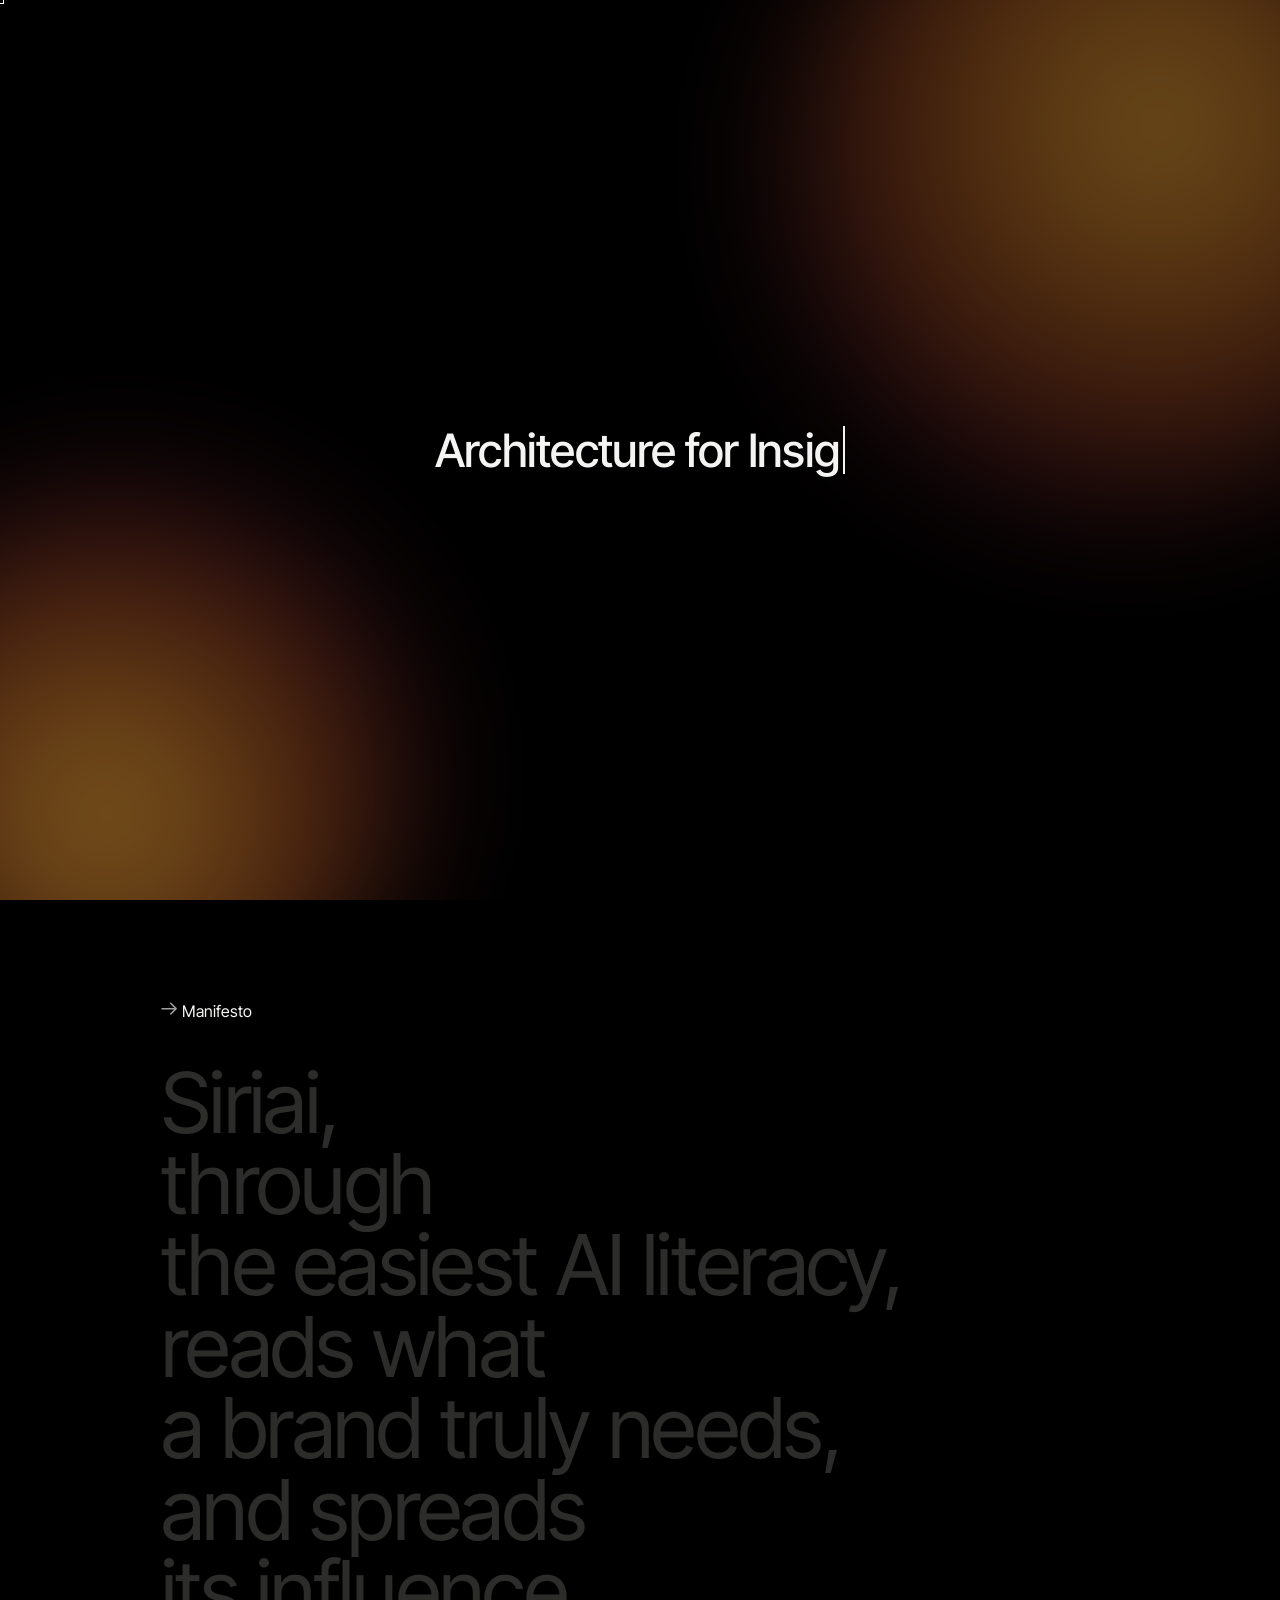
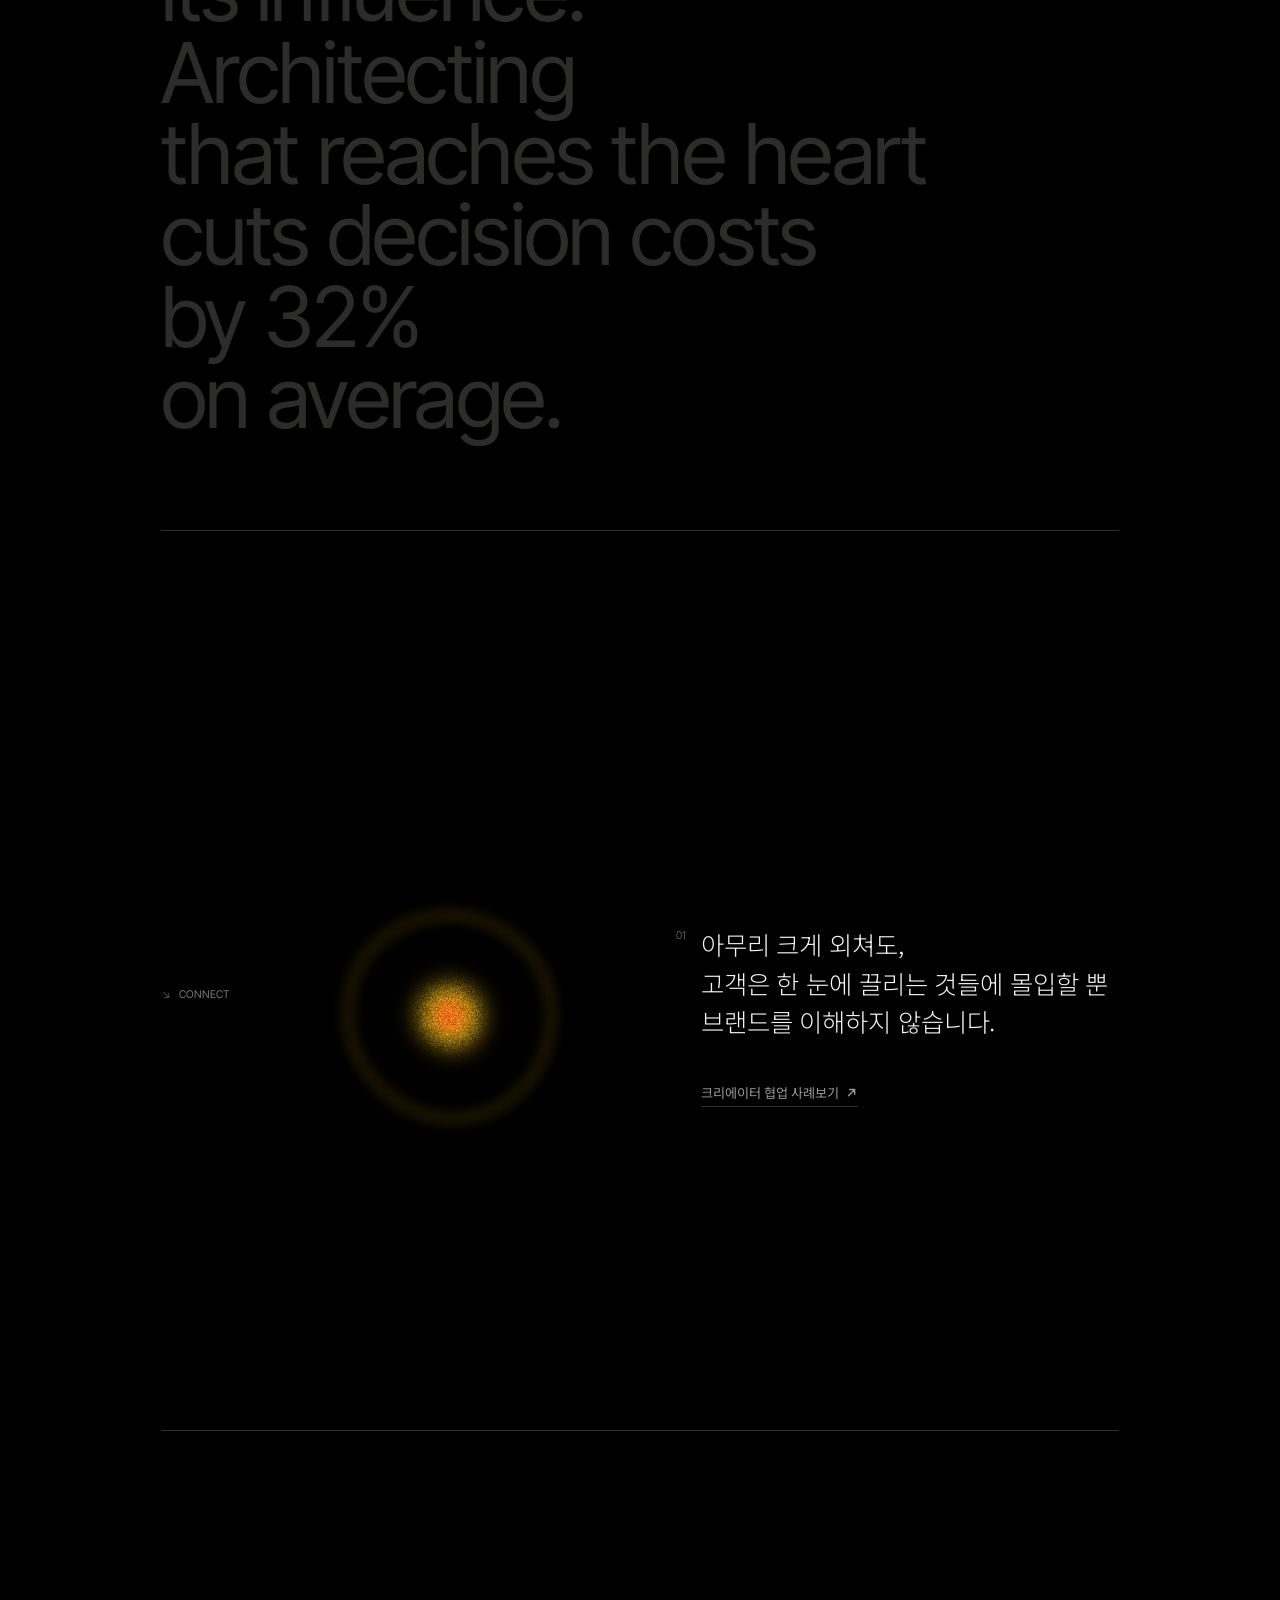
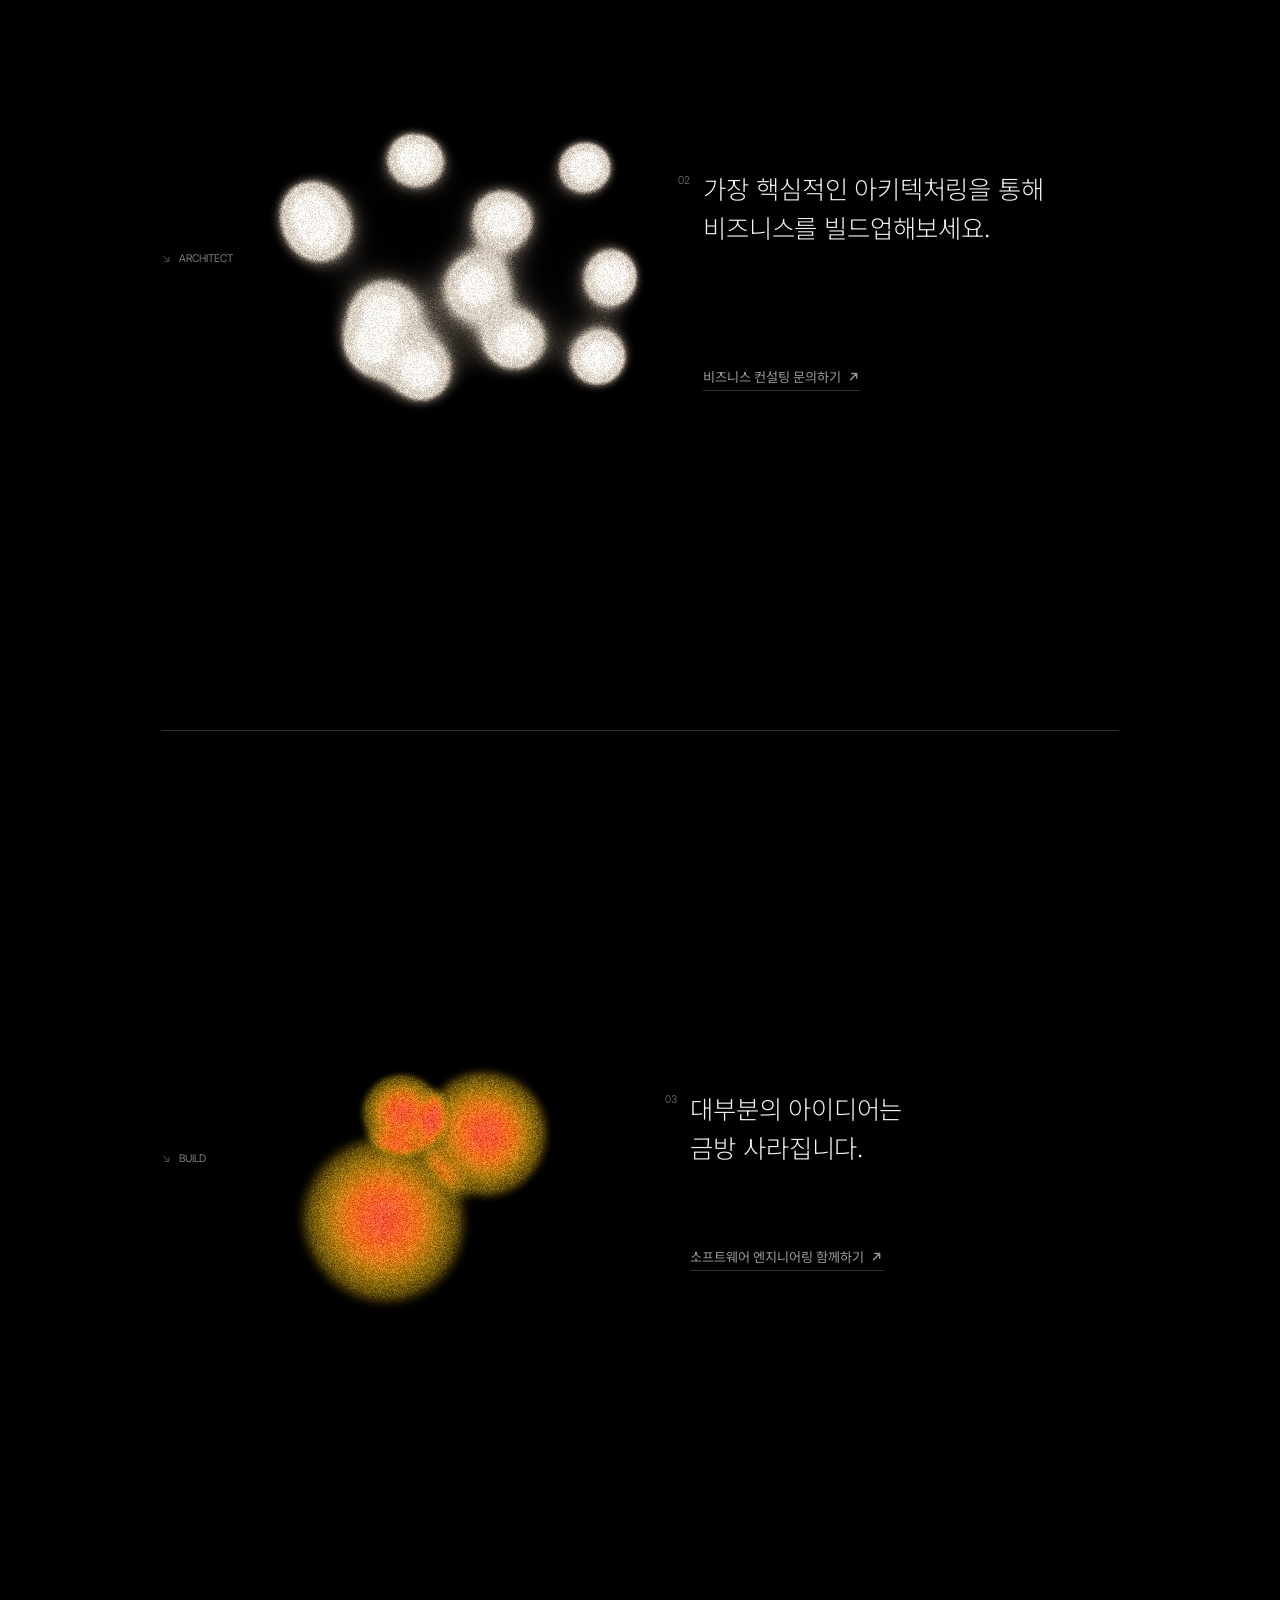
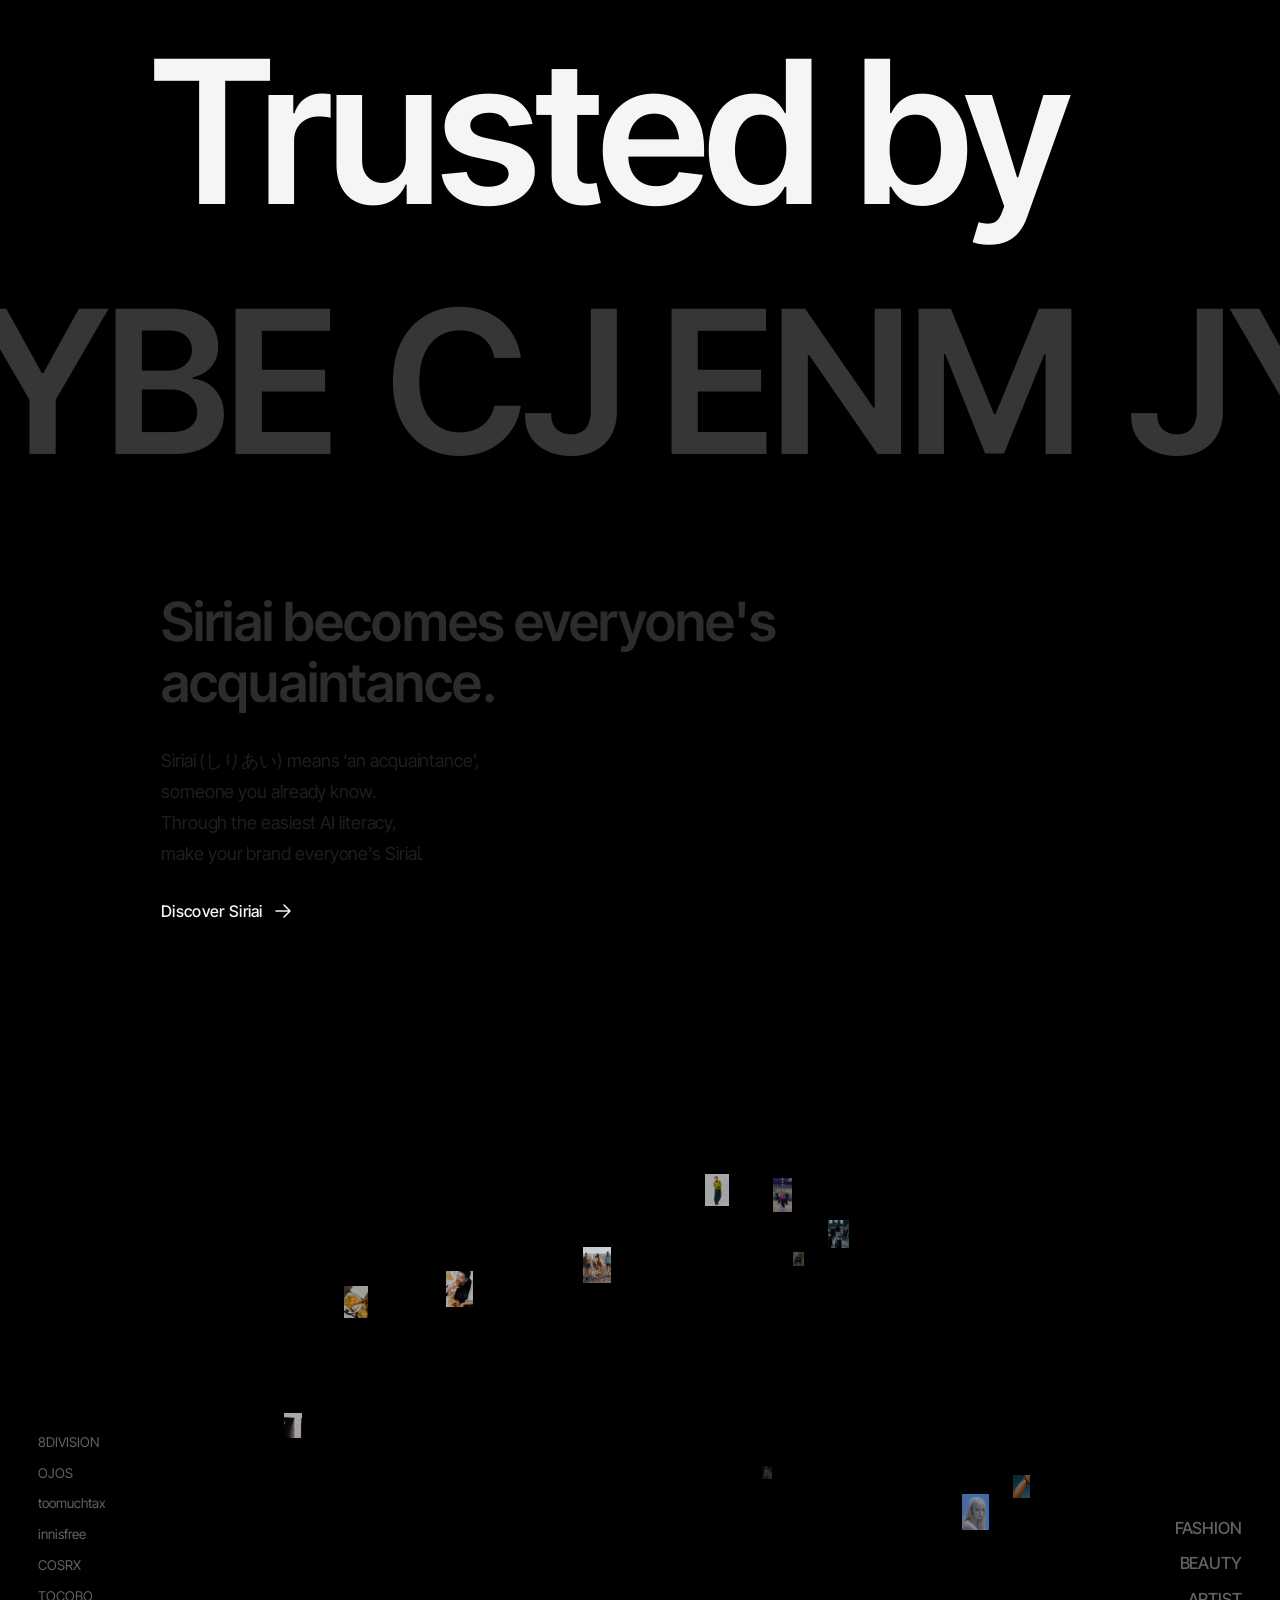
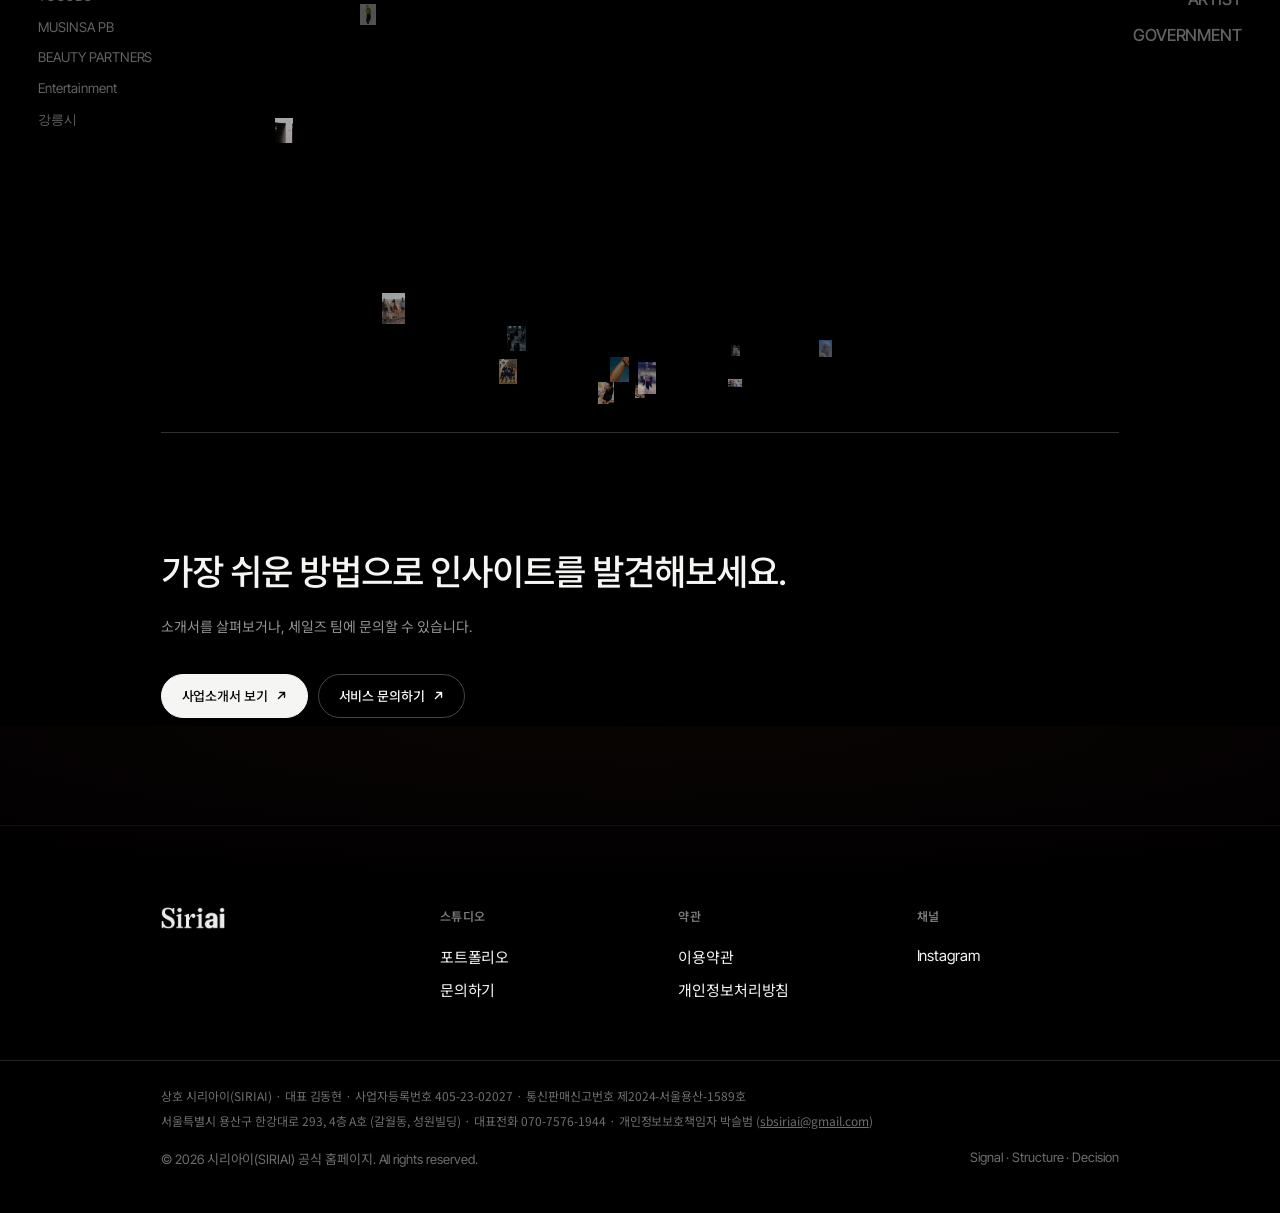
<file: monopo-vn-study.html>
<!DOCTYPE html>
<html lang="en">
<head>
<meta charset="UTF-8">
<meta name="viewport" content="width=device-width, initial-scale=1.0">
<title>siriai — home study (monopo based)</title>
<meta name="robots" content="noindex, nofollow">
<meta name="description" content="Siriai — home study (monopo based). 다크 히어로 + 그레인 그라디언트 디자인 스터디.">
<meta property="og:type" content="website">
<meta property="og:title" content="siriai — home study (monopo based)">
<meta property="og:description" content="Siriai home study — monopo based. 다크 히어로 · 그레인 그라디언트 디자인 스터디.">
<meta property="og:image" content="https://cd-study-deploy.vercel.app/og.png">
<meta property="og:url" content="https://cd-study-deploy.vercel.app/">
<meta name="twitter:card" content="summary_large_image">
<meta name="twitter:title" content="siriai — home study (monopo based)">
<meta name="twitter:description" content="Siriai home study — monopo based.">
<meta name="twitter:image" content="https://cd-study-deploy.vercel.app/og.png">
<link rel="preconnect" href="https://fonts.googleapis.com">
<link rel="preconnect" href="https://fonts.gstatic.com" crossorigin>
<link href="https://fonts.googleapis.com/css2?family=Inter+Tight:ital,wght@0,300;0,400;0,500;0,600;0,700;1,400&family=Noto+Sans+KR:wght@300;400;500;600;700&family=Noto+Sans+JP:wght@400;500;600&display=swap" rel="stylesheet">
<style>
/* ============================================================
   monopo.vn (monopo saigon) home — design training reproduction
   with the tile/orb/swap effects ported from the london study.
   (개인 훈련용. 원본: https://monopo.vn/)

   base   : paper hero, centred headline, graphite crescent
   ported : LIGHT MONOCHROME inversion (from the london study) +
            full-bleed frosted glass (no pane border) that surfaces
            where the ink crescent tints it.
            headline = SIRIAI: "Architecture for Insight, AI" base,
            "가장 쉬운 AI 리터러시" inside the swap lens.
            + section 1: cathydolle.com layout study, taken as-is
              (11px uppercase idiom, NN/ numbering, edge captions,
              centred portrait photos) — content/photos are dummies
   ============================================================ */
*{margin:0;padding:0;box-sizing:border-box}
html,body{min-height:100%}
body{
  background:#000;
  color:#f5f5f4;
  font-family:"Inter Tight",Helvetica,Arial,sans-serif;
  overflow-x:clip;
  -webkit-font-smoothing:antialiased;
  cursor:default;
}
:root{
  /* the CONTENT gutter. monopo.vn holds its content off the edge by 12.58% of the viewport and lets
     that scale (measured live at 1200px -> 151px and 1512px -> 190px). This page had it pinned at a
     flat 40px, which is what made everything read as a prototype: the type was monopo's, the margins
     were a wireframe's. Floors at 24px so narrow screens do not lose their content. */
  --pad-x:max(24px, 12.58vw);
  /* the HERO's chrome is not content. Its nav and captions are pinned to the frame of a full-bleed
     canvas, so they belong to the edge of the screen, not to the text column — they stay where they
     were designed. Widening the content gutter dragged them inward once; it must not again. */
  --pad-hero:40px;
  --ink:#f4f4f3;
  --ink-soft:rgba(244,244,243,.58);
  --paper:#000;   /* dark ground shared by the hero + intro (study flipped from light to black) */
}

/* hero wraps the canvas so the page can scroll into section 1 */
.hero{position:relative;height:100svh;overflow:hidden}
#stage{position:absolute;inset:0;width:100%;height:100%;display:block}

/* ---------- header ---------- */
.site-head{
  position:absolute;top:0;left:0;right:0;z-index:10;
  padding:22px var(--pad-hero) 0;
  display:flex;align-items:center;justify-content:space-between;
  pointer-events:none;
}
.site-head a{pointer-events:auto}

.logo{
  display:flex;align-items:center;gap:12px;
  color:var(--ink);text-decoration:none;user-select:none;
}
.logo .m{font-weight:700;font-size:15px;letter-spacing:.02em}
.logo .wm{height:13px;width:auto;display:block;filter:brightness(0) invert(1)}   /* ink wordmark -> white on the dark hero */
.logo .bar{width:1px;height:16px;background:rgba(245,245,245,.45)}
.logo .c{font-weight:300;font-size:12px;letter-spacing:.04em;color:rgba(245,245,245,.85)}

.langs{display:flex;gap:22px}
.langs a{
  color:var(--ink);text-decoration:none;
  font-size:12.5px;font-weight:500;letter-spacing:.05em;
  opacity:.45;transition:opacity .25s;
}
.langs a.on,.langs a:hover{opacity:1}

/* ---------- hero CTA -> QA deck (A/B toggled by ?cta=) ---------- */
/* form 1 (Antigravity): header pill replaces the KR/EN/JP nav + a solid CTA below the copy */
.head-cta{display:none;align-items:center;gap:7px;pointer-events:auto;
  padding:9px 18px;border-radius:100px;border:1px solid rgba(255,255,255,.28);background:rgba(255,255,255,.05);
  color:var(--ink);font-size:12.5px;font-weight:500;letter-spacing:.01em;text-decoration:none;
  transition:background .3s ease,border-color .3s ease}
.head-cta:hover{background:rgba(255,255,255,.14);border-color:rgba(255,255,255,.55)}
.head-cta svg{width:13px;height:13px}
.hero-cta{position:absolute;left:50%;top:58%;transform:translateX(-50%);z-index:11;
  display:none;align-items:center;gap:9px;pointer-events:auto;opacity:0;
  padding:15px 28px;border-radius:100px;
  background:rgba(255,255,255,.06);color:#f4f4f3;border:1px solid rgba(255,255,255,.22);
  -webkit-backdrop-filter:blur(5px) saturate(1.15);backdrop-filter:blur(5px) saturate(1.15);
  font-size:15px;font-weight:600;letter-spacing:-.01em;text-decoration:none;
  box-shadow:0 8px 30px -16px rgba(0,0,0,.5);   /* glassmorphism — sits into the hero instead of popping (esp. mobile) */
  transition:opacity .8s ease .25s,transform .35s cubic-bezier(.22,1,.36,1),background .3s ease}
body.ready .hero-cta{opacity:1}
.hero-cta:hover{transform:translateX(-50%) translateY(-3px);background:rgba(255,255,255,.18)}
.hero-cta svg{width:15px;height:15px}
/* form 2 (floating): bottom-right pill (logo + deck), Twelve-Labs style */
.float-cta{position:fixed;right:clamp(18px,3vw,34px);bottom:clamp(18px,3vw,34px);z-index:60;
  display:none;align-items:center;gap:12px;pointer-events:auto;opacity:0;
  padding:12px 20px;border-radius:100px;background:rgba(18,18,18,.66);border:1px solid rgba(255,255,255,.16);
  -webkit-backdrop-filter:blur(12px) saturate(1.1);backdrop-filter:blur(12px) saturate(1.1);
  color:var(--ink);text-decoration:none;box-shadow:0 14px 44px -14px rgba(0,0,0,.75);
  transition:opacity .8s ease .3s,transform .35s cubic-bezier(.22,1,.36,1),background .3s ease;
  animation:fcPulse 3.6s ease-in-out infinite}
body.ready .float-cta{opacity:1}
.cta-txt{transition:opacity .28s ease}
.float-cta .fc-mark{height:20px;width:auto;display:block;flex:0 0 auto}
/* continuous soft amber->pink glow pulse (echoes the hero) so the pill keeps drawing the eye */
@keyframes fcPulse{
  0%,100%{box-shadow:0 14px 44px -14px rgba(0,0,0,.75),0 0 0 0 rgba(255,140,70,0),0 0 0 0 rgba(230,60,110,0)}
  50%{box-shadow:0 14px 44px -14px rgba(0,0,0,.75),0 0 22px 2px rgba(255,140,70,.32),0 0 44px 9px rgba(230,60,110,.18)}
}
@media (prefers-reduced-motion:reduce){.float-cta{animation:none}}
.float-cta:hover{transform:translateY(-3px);background:rgba(28,28,28,.82)}
.float-cta .fc-logo{font-family:Georgia,"Times New Roman",serif;font-weight:700;font-size:15px}
.float-cta .fc-txt{font-size:13.5px;font-weight:500;letter-spacing:-.005em;padding-left:12px;border-left:1px solid rgba(255,255,255,.22)}
.float-cta svg{width:14px;height:14px;opacity:.85}
@media (max-width:640px){ .hero-cta{top:60%;padding:13px 22px;font-size:14px} .head-cta{display:none!important} }

/* ---------- bottom captions (bilingual, site copy) ---------- */
.captions{position:absolute;left:0;right:0;bottom:26px;z-index:10;pointer-events:none}
.cap{position:absolute;bottom:0;line-height:1.35;font-size:14.5px}
.cap b{display:block;font-weight:500;color:var(--ink)}
.cap span{display:block;font-weight:400;color:var(--ink-soft)}
.cap.left{left:var(--pad-hero)}
.cap.right{right:var(--pad-hero);text-align:right}

/* scroll hint, centre bottom */
.scroll-hint{
  position:absolute;left:50%;bottom:22px;margin-left:-6px;z-index:10;
  width:12px;height:52px;overflow:hidden;pointer-events:none;
}
.scroll-hint svg{
  display:block;width:12px;height:52px;
  animation:hintLoop 2.4s cubic-bezier(.65,0,.35,1) infinite;
}
@keyframes hintLoop{
  0%{transform:translateY(-100%)}
  38%{transform:translateY(0)}
  62%{transform:translateY(0)}
  100%{transform:translateY(100%)}
}

/* ---------- intro loader ---------- */
.loader{
  position:fixed;inset:0;z-index:50;
  background:var(--paper);
  display:flex;align-items:center;justify-content:center;
  overflow:hidden;
  transition:opacity .7s ease;
}
.loader.hide{opacity:0;pointer-events:none}
/* intro foreshadows the hero's resting field: two corner colour blooms (bottom-left +
   top-right, the same amber->orange->pink recipe as the WebGL background) slowly bleed in
   under a frosted-glass veil, so the paper->hero handoff reads as one continuous moment */
.loader .l-bloom{position:absolute;pointer-events:none;border-radius:50%;filter:blur(64px);
  opacity:0;will-change:opacity,transform;animation:lBloomIn 2.8s cubic-bezier(.4,0,.2,1) .25s forwards}
.loader .l-bloom.bl{left:-12%;bottom:-16%;width:64vmin;height:64vmin;
  background:radial-gradient(circle at 45% 60%, rgba(255,184,60,.50), rgba(255,120,48,.30) 44%, rgba(230,58,110,.14) 68%, transparent 80%)}
.loader .l-bloom.tr{right:-14%;top:-18%;width:76vmin;height:76vmin;animation-delay:.5s;
  background:radial-gradient(circle at 56% 42%, rgba(255,184,60,.44), rgba(255,120,48,.26) 46%, rgba(230,58,110,.12) 70%, transparent 82%)}
.loader .l-glass{display:none;position:absolute;inset:0;pointer-events:none;   /* glassmorphism hidden per request */
  background:radial-gradient(66% 58% at 50% 46%, rgba(255,255,255,.62), rgba(255,255,255,.24) 58%, rgba(255,255,255,0) 84%);
  -webkit-backdrop-filter:blur(7px) saturate(1.05);backdrop-filter:blur(7px) saturate(1.05)}
.loader .intro{position:relative;z-index:2}
@keyframes lBloomIn{from{opacity:0;transform:scale(.82)}to{opacity:1;transform:none}}
.loader .logo-lockup{display:flex;align-items:center;gap:14px;opacity:0;animation:loaderIn .8s ease forwards}
.loader .m{font-weight:700;font-size:19px;letter-spacing:.02em;color:#f5f5f4}
.loader .wm{height:17px;width:auto;display:block}
.loader .bar{width:1px;height:20px;background:rgba(245,245,245,.4)}
.loader .c{font-weight:300;font-size:14px;color:rgba(245,245,245,.85)}
/* antigravity-style typing intro line + blinking caret */
.loader .intro{display:flex;align-items:center;color:#f4f4f3;
  font-family:"Inter Tight",Helvetica,Arial,sans-serif;font-weight:500;
  font-size:clamp(22px,3.6vw,46px);letter-spacing:-0.015em;white-space:nowrap}
.loader .caret{display:inline-block;width:2px;height:1.05em;margin-left:4px;
  background:#f4f4f3;animation:caretBlink 1.05s step-end infinite}
@keyframes caretBlink{0%,50%{opacity:1}50.01%,100%{opacity:0}}
@keyframes loaderIn{from{opacity:0;transform:translateY(6px)}to{opacity:1;transform:none}}

/* ---------- reveal ---------- */
.rv{opacity:0;transform:translateY(10px);transition:opacity .9s ease,transform .9s ease}
body.ready .rv{opacity:1;transform:none}
body.ready .rv.d1{transition-delay:.15s}
body.ready .rv.d2{transition-delay:.3s}
.sr-only{position:absolute;width:1px;height:1px;padding:0;margin:-1px;overflow:hidden;clip:rect(0,0,0,0);white-space:nowrap;border:0}
/* new below-hero sections use the global .reveal; honour reduced-motion for them too */
@media (prefers-reduced-motion:reduce){.reveal{opacity:1!important;transform:none!important;transition:none!important}}

@media (max-width:700px){
  :root{--pad-x:20px;--pad-hero:20px}
  .cap.right{display:none}
}

/* ============================================================
   section 1 — cathydolle.com home, ported WITH its scroll feel:
   - sticky full-screen stage; the centre image strip is
     virtual-scrolled with inertia (lerp) and wraps infinitely
     (mod period), the way cathydolle's canvas feed loops
   - a tall scroll runway (.cd-home height) drives the virtual
     position, smoothed so it glides after the wheel stops.
     NOT wheel-jacked, so the hero above stays reachable.
   - fixed L/R index (11px/500/uppercase); each row's opacity
     follows its image's distance to the viewport centre
   - pixel crosshair cursor (mix-blend difference), site-wide
   (photos = local stand-ins; copy = dummy, as briefed)
   ============================================================ */
/* seam bridge: the section ground starts at the hero's paper (#f2f1ee) so the
   boundary has no colour jump, then cools to white as the (scrolling) runway
   passes behind the pinned stage — a scroll-driven paper->white settle, no JS */
.cd-home{position:relative;z-index:1;height:320vh;margin-top:7vh;
  background:linear-gradient(180deg,#000 0,#000 12vh,#000 108vh);color:#f5f5f4;
  font-size:11px;font-weight:500;text-transform:uppercase;letter-spacing:.01em;line-height:1.55}
.cd-home{display:none}   /* cathydolle section held for now (code preserved) */
.cd-view{position:sticky;top:0;height:100svh;overflow:hidden}
.cd-toggle{position:absolute;top:12px;left:17.19vw;display:flex;gap:2.2vw;color:#bfbfbf;z-index:3}
.cd-toggle .on{color:#000}
.cd-idx{list-style:none;position:absolute;top:20.9vh;margin:0;padding:0;z-index:3}
.cd-idx li{height:12vh;display:flex;gap:.7vw;align-items:flex-start;opacity:.16;will-change:opacity}
.cd-idx .n{width:7.75vw;flex:none}
.cd-idx .t{width:16vw}
.cd-idx-l{left:8.75vw}
.cd-idx-r{right:8.875vw;text-align:right}
/* centre strip — figures absolutely placed, positioned each frame */
.cd-strip{position:absolute;inset:0;z-index:2}
.cd-strip figure{position:absolute;left:50%;top:0;margin:0;will-change:transform}
.cd-strip figure img{width:100%;display:block;filter:grayscale(1)}
.cd-strip .p{width:16.06vw;min-width:200px}
.cd-strip .p img{aspect-ratio:3/4;object-fit:cover}
.cd-strip .l{width:24.38vw;min-width:300px}
.cd-strip .l img{aspect-ratio:16/9;object-fit:cover}
/* pixel crosshair cursor — visible on light & dark via difference */
.cd-cursor{position:fixed;top:0;left:0;width:8px;height:8px;border:1px solid #fff;
  transform:translate(-50%,-50%);pointer-events:none;z-index:9999;mix-blend-mode:difference}
/* miniaturised background object — the hero crescent, minified into a
   small halftone-dot orb that trails the cursor once past the hero */
.cd-orb{display:none;position:fixed;top:0;left:0;width:132px;height:132px;border-radius:50%;   /* dark halftone orb that trailed the cursor — hidden per request */
  transform:translate(-50%,-50%);pointer-events:none;z-index:40;opacity:0;
  background-image:radial-gradient(rgba(33,26,51,.6) 22%, transparent 24%);
  background-size:7px 7px;
  -webkit-mask:radial-gradient(circle, #000 6%, rgba(0,0,0,.45) 45%, transparent 72%);
          mask:radial-gradient(circle, #000 6%, rgba(0,0,0,.45) 45%, transparent 72%);
  mix-blend-mode:multiply;will-change:transform,opacity}
body{cursor:none;background:#000}
@media (hover:none),(pointer:coarse){
  body{cursor:auto}.cd-cursor,.cd-orb{display:none}
}
@media (max-width:700px){          /* cathydolle drops the list + virtual scroll on mobile */
  .cd-idx,.cd-toggle{display:none}
  .cd-home{height:auto}
  .cd-view{position:static;height:auto;overflow:visible}
  .cd-strip{position:static;display:flex;flex-direction:column;align-items:center;gap:7px;padding:14vh 0}
  .cd-strip figure{position:static;left:auto;transform:none!important}
  .cd-strip .p{width:56vw}
  .cd-strip .l{width:82vw}
}

/* ===== shared scroll-reveal (monopo.vn sections) ===== */
.mv-manifesto .reveal, .mv-saigon-souls .reveal, .mv-tiles-novanish .reveal,
  transition:opacity .85s cubic-bezier(.22,1,.36,1),transform .85s cubic-bezier(.22,1,.36,1);will-change:opacity,transform}
.mv-manifesto .reveal.in, .mv-saigon-souls .reveal.in, .mv-tiles-novanish .reveal.in,
@media (prefers-reduced-motion: reduce){
}

/* ===== section: mv-manifesto-values ===== */

/* manifesto + numbered principles section */
.mv-manifesto {
  position: relative;
  z-index: 2;
  background: #000;
  color: #f5f5f4;
  font-family: "Inter Tight", Helvetica, Arial, sans-serif;
  padding: clamp(60px, 8vw, 100px) var(--pad-x);
  overflow-x: hidden;
}

/* manifesto intro block */
.mv-manifesto-intro {
  max-width: 900px;
  margin: 0 auto clamp(80px, 10vw, 140px);
}

.mv-manifesto-eyebrow {
  font-size: clamp(11px, 1.1vw, 14px);
  font-weight: 600;
  letter-spacing: 0.08em;
  text-transform: uppercase;
  color: rgba(245, 245, 245, 0.55);
  margin-bottom: clamp(20px, 2vw, 32px);
  display: block;
}

.mv-manifesto-headline {
  font-size: clamp(32px, 5.5vw, 64px);
  font-weight: 600;
  line-height: 1.15;
  letter-spacing: -0.01em;
  margin-bottom: clamp(24px, 3vw, 40px);
  color: #f5f5f4;
}

.mv-manifesto-headline em {
  font-style: normal;
  font-weight: 700;
  color: #f5f5f4;
}

.mv-manifesto-subhead {
  font-size: clamp(14px, 1.6vw, 20px);
  font-weight: 400;
  line-height: 1.65;
  color: rgba(245, 245, 245, 0.75);
  max-width: 740px;
}

/* one uniform manifesto statement (monopo-style top-down reading highlight) */
/* NB: distinct class from the legacy .mv-manifesto-statement (principles text) to avoid a cascade collision */
.mv-manifesto-lead{
  font-size: max(30px, 6.56vw);   /* monopo's own: 6.56vw / 400 / line-height .762, in a 958px column — and this column is 958px too,
     measured on both. The reason this used to sit at 4.25vw was never the column and never the type: a
     Hangul glyph is square and runs 41.3px per character where Latin averages ~24, so only 14 Hangul fit
     a line here at this size, and the copy had lines of 22. The words are not mine to cut, so they are
     broken across more lines instead — same words, same order, 12 lines rather than 7. monopo sets 10.
     No cap: a cap freezes the type while the column keeps widening. */
  font-weight: 400;
  line-height: 0.95;   /* monopo runs .762; Hangul needs more room than Latin for its descenders */
  letter-spacing: -0.02em;
  color: #f5f5f4;
  max-width: 1500px;
}
@media (max-width:640px){ .mv-manifesto-lead{ font-size:clamp(28px,8vw,50px); line-height:1.12 } }
/* each line overlays its EN + KO version in ONE grid cell; both flow with NATURAL spacing (left-aligned),
   so no forced per-word gaps. Words fade EN->KO on scroll; KO appears early so you read the Korean. */
.mv-line{display:grid}
/* the paragraphs of one business line stack in a single spot; the cycler shows one at a time and the
   next RISES IN FROM BELOW, so the section reads as a business being built up, one thought laid on the
   last. The copy holds the height of its TALLEST paragraph (via a sizer) so nothing below it jumps. */
.mv-lens{position:relative}
.mv-para{position:absolute;left:0;right:0;top:0;
  opacity:0;transform:translateY(1.1em);
  transition:opacity .6s cubic-bezier(.22,1,.36,1),transform .7s cubic-bezier(.22,1,.36,1);
  pointer-events:none;will-change:opacity,transform}
.mv-para[data-active]{opacity:1;transform:none;pointer-events:auto}
.mv-para[data-leaving]{opacity:0;transform:translateY(-1.1em)}   /* the outgoing one lifts up and away */
.mv-para-sizer{position:relative;visibility:hidden;pointer-events:none}   /* reserves the tallest paragraph's height */
/* one Connect line is 22 Hangul and just tops the measure at the narrow end; keep the user's break by
   letting Korean lines hold on a single line and shave tracking a hair before they would wrap. */
.mv-lens .mv-ko-line{white-space:nowrap;letter-spacing:-.006em}
@media (prefers-reduced-motion:reduce){ .mv-para{transition:none} }
/* within one sentence the lines are a single breath; a new sentence gets air above it. Korean often
   cannot break on sentence boundaries in a fixed measure, so this spacing is what tells the reader
   where one thought ends and the next begins. */
.mv-line + .mv-line{margin-top:.02em}
.mv-lens .mv-line[data-newsent]{margin-top:.66em}
.mv-en-line,.mv-ko-line{grid-column:1;grid-row:1}
.mv-ko-line{font-family:"Noto Sans KR","Inter Tight",Helvetica,Arial,sans-serif;font-weight:500;color:#f5f5f4;word-break:keep-all}
.mv-w{display:inline-block;will-change:opacity,transform;transition:opacity .14s linear,transform .3s cubic-bezier(.22,1,.36,1)}
.mv-ko-line .mv-w{opacity:0}
@media (prefers-reduced-motion:reduce){ .mv-en-line .mv-w{opacity:0} .mv-ko-line .mv-w{opacity:1} }

/* principles grid: number + label on left, statement on right */
.mv-manifesto-principles {
  max-width: 1100px;
  margin: 0 auto;
}

.mv-manifesto-principle {
  display: grid;
  grid-template-columns: 1fr 2fr;
  gap: clamp(40px, 6vw, 80px);
  align-items: flex-start;
  padding: clamp(40px, 5vw, 60px) 0;
  border-top: 1px solid rgba(245, 245, 245, 0.12);
  opacity: 0;
  transform: translateY(10px);
  transition: opacity 0.9s ease, transform 0.9s ease;
}

.mv-manifesto-principle.reveal {
  opacity: 1;
  transform: translateY(0);
}

.mv-manifesto-principle:nth-child(1) { transition-delay: 0.08s; }
.mv-manifesto-principle:nth-child(2) { transition-delay: 0.16s; }
.mv-manifesto-principle:nth-child(3) { transition-delay: 0.24s; }

/* left column: number + label */
.mv-manifesto-number {
  font-size: clamp(11px, 1.2vw, 14px);
  font-weight: 700;
  letter-spacing: 0.05em;
  text-transform: uppercase;
  color: #f5f5f4;
  line-height: 1.6;
}

.mv-manifesto-num {
  display: block;
  font-weight: 700;
  font-size: clamp(28px, 4vw, 48px);
  letter-spacing: -0.02em;
  margin-bottom: clamp(8px, 1vw, 12px);
  color: rgba(245, 245, 245, 0.85);
  font-variant-numeric: lining-nums;
}

.mv-manifesto-label {
  display: block;
  font-weight: 700;
  letter-spacing: 0.06em;
  font-size: clamp(13px, 1.4vw, 17px);
  color: #f5f5f4;
}

/* right column: statement */
.mv-manifesto-statement {
  font-size: clamp(15px, 1.7vw, 21px);
  font-weight: 400;
  line-height: 1.7;
  color: rgba(245, 245, 245, 0.75);
}

/* responsive: stack on small screens */
@media (max-width: 768px) {
  .mv-manifesto-principle {
    grid-template-columns: 1fr;
    gap: clamp(24px, 4vw, 32px);
  }

  .mv-manifesto-num {
    display: inline-block;
    margin-right: 12px;
  }

  .mv-manifesto-label {
    display: inline;
    margin-left: 0;
  }

  .mv-manifesto-number {
    margin-bottom: clamp(16px, 3vw, 24px);
  }
}

@media (max-width: 480px) {
  .mv-manifesto {
    padding: clamp(40px, 5vw, 60px) clamp(16px, 4vw, 24px);
  }

  .mv-manifesto-headline {
    font-size: clamp(24px, 6vw, 32px);
  }

  .mv-manifesto-intro {
    margin-bottom: clamp(60px, 8vw, 80px);
  }
}


/* ===== section: mv-saigon-souls ===== */

.mv-saigon-souls {
  position: relative;
  z-index: 2;
  background: #000000;
  color: #f5f5f4;
  overflow: hidden;
}

.mv-saigon-souls-container {
  width: 100%;
  margin: 0 auto;
  padding: clamp(60px, 8vw, 120px) var(--pad-x);
}

.mv-saigon-souls-grid {
  display: grid;
  grid-template-columns: 1.75fr 1fr;
  gap: clamp(40px, 6vw, 80px);
  align-items: center;
}

.mv-saigon-souls-content {
  display: flex;
  flex-direction: column;
  gap: clamp(20px, 3vw, 32px);
}

.mv-saigon-souls-heading {
  font-family: "Inter Tight", Helvetica, Arial, sans-serif;
  font-size: clamp(34px, 4.9vw, 54px);
  font-weight: 600;
  line-height: 1.12;
  letter-spacing: -0.016em;
  margin: 0;
  padding: 0;
  color: #f5f5f4;
  white-space: nowrap;
}

.mv-saigon-souls-body {
  font-family: "Inter Tight", Helvetica, Arial, sans-serif;
  font-size: clamp(16px, 2vw, 18px);
  font-weight: 400;
  line-height: 1.7;
  letter-spacing: -0.005em;
  margin: 0;
  padding: 0;
  color: rgba(245, 245, 245, 0.7);
  max-width: 520px;
}

.mv-saigon-souls-cta {
  display: inline-flex;
  align-items: center;
  gap: 12px;
  font-family: "Inter Tight", Helvetica, Arial, sans-serif;
  font-size: clamp(15px, 1.8vw, 16px);
  font-weight: 500;
  letter-spacing: 0.02em;
  text-decoration: none;
  color: #f5f5f4;
  margin-top: 8px;
  padding: 0;
  border: none;
  background: none;
  cursor: pointer;
  transition: all 0.35s ease;
  align-self: flex-start;
}

.mv-saigon-souls-cta:hover {
  gap: 16px;
}

.mv-saigon-souls-cta-arrow {
  width: 16px;
  height: 16px;
  display: inline-block;
  transition: transform 0.35s ease;
}

.mv-saigon-souls-cta:hover .mv-saigon-souls-cta-arrow {
  transform: translateX(4px);
}

.mv-saigon-souls-media {
  position: relative;
  width: 100%;
  aspect-ratio: 4 / 5;
  background: linear-gradient(135deg, rgba(255, 180, 120, 0.18) 0%, rgba(255, 140, 100, 0.12) 50%, rgba(200, 160, 140, 0.08) 100%);
  border-radius: 12px;
  overflow: hidden;
  display: flex;
  align-items: center;
  justify-content: center;
}

.mv-saigon-souls-media::before {
  content: '';
  position: absolute;
  inset: 0;
  background-image: 
    repeating-linear-gradient(90deg, rgba(245, 245, 245, 0.015) 0px, rgba(245, 245, 245, 0.015) 1px, transparent 1px, transparent 3px),
    repeating-linear-gradient(0deg, rgba(245, 245, 245, 0.015) 0px, rgba(245, 245, 245, 0.015) 1px, transparent 1px, transparent 3px);
  opacity: 0.6;
}

.mv-saigon-souls-media-label {
  position: relative;
  z-index: 1;
  font-family: "Inter Tight", Helvetica, Arial, sans-serif;
  font-size: 13px;
  font-weight: 500;
  letter-spacing: 0.06em;
  text-transform: uppercase;
  color: rgba(245, 245, 245, 0.45);
}

.reveal {
  opacity: 0;
  transform: translateY(12px);
  transition: opacity 0.85s cubic-bezier(0.16, 1, 0.3, 1), transform 0.85s cubic-bezier(0.16, 1, 0.3, 1);
}

.reveal.in {
  opacity: 1;
  transform: translateY(0);
}

.mv-saigon-souls-heading.reveal { transition-delay: 0.12s; }
.mv-saigon-souls-body.reveal { transition-delay: 0.20s; }
.mv-saigon-souls-cta.reveal { transition-delay: 0.28s; }
.mv-saigon-souls-media.reveal { transition-delay: 0.16s; }

@media (max-width: 900px) {
  .mv-saigon-souls-grid {
    grid-template-columns: 1fr;
    gap: clamp(36px, 6vw, 60px);
  }

  .mv-saigon-souls-media {
    aspect-ratio: 16 / 9;
  }
}

@media (max-width: 640px) {
  .mv-saigon-souls-container {
    padding: clamp(48px, 7vw, 80px) clamp(20px, 4vw, 28px);
  }

  .mv-saigon-souls-grid { grid-template-columns: 1fr; }
  .mv-saigon-souls-heading {
    letter-spacing: -0.012em;
    white-space: normal;
    font-size: clamp(28px, 7vw, 40px);
  }

  .mv-saigon-souls-body {
    font-size: clamp(15px, 1.8vw, 17px);
    line-height: 1.65;
  }
}


/* ===== section: frames (robust rotated tiles) ===== */
.mv-frames{position:relative;background:#000;color:#f5f5f4;overflow:hidden;
  height:100svh;margin-top:clamp(60px,12vh,180px);margin-bottom:0;   /* was clamp(120px,18vh,240px) — 171px on a
     950px screen, and nothing was in it. That was a footer buffer standing in for a section I never wrote; the
     closing below carries its own 171px of padding under its own rule, exactly as every other section does. */
  font-family:"Inter Tight",Helvetica,Arial,sans-serif}
.cv-stage{position:absolute;inset:0;z-index:2;display:block}
.cv-stage canvas{position:absolute;inset:0;display:block}
.cv-brands{position:absolute;right:clamp(20px,3vw,46px);top:50%;transform:translateY(-50%);z-index:6;display:flex;flex-direction:column;align-items:flex-end;gap:clamp(7px,1.3vh,15px)}
.cv-groups{position:absolute;left:clamp(20px,3vw,46px);top:50%;transform:translateY(-50%);z-index:6;display:flex;flex-direction:column;align-items:flex-start;gap:clamp(6px,1.2vh,14px)}
.cv-brand{font-family:"Inter Tight",Helvetica,Arial,sans-serif;font-weight:500;font-size:clamp(15px,1.3vw,23px);letter-spacing:-.01em;color:rgba(245,245,245,.4);background:none;border:0;cursor:pointer;text-align:right;padding:2px 0;transition:color .25s,transform .25s}
.cv-brand:hover{color:rgba(245,245,245,.72)}
.cv-brand.active{color:#f5f5f4;font-weight:600;transform:translateX(-5px)}
.cv-groups .cv-brand{text-align:left;font-weight:400;font-size:clamp(13px,1.05vw,18px);letter-spacing:-.005em;color:rgba(245,245,245,.4);max-width:28vw;white-space:nowrap;overflow:hidden;text-overflow:ellipsis}
.cv-groups .cv-brand:hover{color:rgba(245,245,245,.66)}
.cv-groups .cv-brand.active{color:#f5f5f4;font-weight:500;transform:translateX(5px)}
@media (max-width:760px){ .cv-brands{right:5vw} .cv-groups{display:none} }
.mv-frames-tile{flex:0 0 auto;border-radius:3px;border:1px solid rgba(245,245,245,.14);
  background:linear-gradient(135deg,rgba(245,245,245,.17) 0%,rgba(245,245,245,.06) 100%);
  box-shadow:0 16px 46px -20px rgba(0,0,0,.55);
  rotate:0deg;translate:0 0;animation:mvDrift 9s ease-in-out infinite;will-change:translate}
.mv-frames-tile.p{width:clamp(140px,17vw,240px);aspect-ratio:3/4}
.mv-frames-tile.l{width:clamp(200px,25vw,340px);aspect-ratio:4/3}
.mv-frames-tile:nth-child(1){rotate:-3deg}
.mv-frames-tile:nth-child(2){rotate:2deg;animation-delay:-2s}
.mv-frames-tile:nth-child(3){rotate:-1.6deg;animation-delay:-4s}
.mv-frames-tile:nth-child(4){rotate:2.6deg;animation-delay:-1s}
.mv-frames-tile:nth-child(5){rotate:-2.2deg;animation-delay:-3s}
.mv-frames-tile:nth-child(6){rotate:1.6deg;animation-delay:-5s}
@keyframes mvDrift{0%,100%{translate:0 0}50%{translate:0 -9px}}
.mv-frames-cap{position:absolute;left:var(--pad-x);bottom:clamp(28px,4vh,46px);margin:0;z-index:6;
  font-size:11px;font-weight:600;letter-spacing:.14em;text-transform:uppercase;color:rgba(245,245,245,.5)}
@media (prefers-reduced-motion:reduce){.mv-frames-tile{animation:none}}
@media (max-width:700px){.mv-frames-tile.l{width:72vw}.mv-frames-tile.p{width:46vw}}


  position: relative;
  z-index: 1;
  background: #000000;
  padding: clamp(60px, 8vw, 100px) var(--pad-x);
  color: var(--ink);
}

  max-width: 100%;
  margin-bottom: clamp(50px, 6vw, 80px);
}

  font-size: 11px;
  font-weight: 500;
  text-transform: uppercase;
  letter-spacing: 0.08em;
  color: var(--ink-soft);
  margin-bottom: 16px;
  opacity: 0;
  transform: translateY(10px);
  transition: opacity 0.9s ease, transform 0.9s ease;
}

  opacity: 1;
  transform: none;
}

  font-size: clamp(32px, 5.5vw, 56px);
  font-weight: 400;
  line-height: 1.15;
  letter-spacing: -0.01em;
  max-width: 75%;
  color: var(--ink);
  opacity: 0;
  transform: translateY(10px);
  transition: opacity 0.9s ease, transform 0.9s ease;
  transition-delay: 0.15s;
}

  opacity: 1;
  transform: none;
}

  display: grid;
  grid-template-columns: repeat(auto-fit, minmax(220px, 1fr));
  gap: clamp(20px, 3vw, 32px);
  margin-top: clamp(40px, 5vw, 60px);
}

@media (min-width: 768px) {
    grid-template-columns: repeat(4, 1fr);
  }
}

@media (min-width: 1200px) {
    grid-template-columns: repeat(4, 1fr);
  }
}

  opacity: 0;
  transform: translateY(10px);
  transition: opacity 0.9s ease, transform 0.9s ease;
}

  opacity: 1;
  transform: none;
}


  position: relative;
  width: 100%;
  aspect-ratio: 3/4;
  margin-bottom: 14px;
  background: linear-gradient(135deg, #1a1a1a 0%, #0d0d0d 100%);
  border-radius: 2px;
  overflow: hidden;
  display: flex;
  align-items: center;
  justify-content: center;
  color: var(--ink-soft);
  font-size: 13px;
  font-weight: 400;
}

  font-size: clamp(13px, 1.8vw, 15px);
  font-weight: 500;
  letter-spacing: -0.005em;
  color: var(--ink);
  margin-bottom: 4px;
  line-height: 1.2;
}

  font-size: 12px;
  font-weight: 400;
  color: var(--ink-soft);
  letter-spacing: 0.02em;
  text-transform: uppercase;
  line-height: 1.4;
}

@media (max-width: 700px) {
    padding: clamp(40px, 6vw, 60px) var(--pad-x);
  }

    max-width: 100%;
    font-size: clamp(28px, 4.5vw, 40px);
  }

    grid-template-columns: repeat(2, 1fr);
    gap: clamp(12px, 2.5vw, 20px);
  }
}


/* ===== section: contact ===== */

/* monopo contact closing block */
  position: relative;
  z-index: 1;
  padding: clamp(80px, 12vw, 160px) var(--pad-x);
  background: #000000;
  color: var(--ink);
  overflow: hidden;
}

  max-width: 720px;
  margin: 0 auto;
}

/* eyebrow / label */
  font-size: clamp(11px, 1.2vw, 13px);
  font-weight: 500;
  letter-spacing: 0.05em;
  text-transform: uppercase;
  color: var(--ink-soft);
  margin-bottom: clamp(28px, 4vw, 48px);
  opacity: 0;
  transform: translateY(10px);
  transition: opacity 0.9s ease, transform 0.9s ease;
}

/* main headline */
  font-size: clamp(36px, 6.5vw, 72px);
  font-weight: 300;
  line-height: 1.15;
  letter-spacing: -0.01em;
  margin-bottom: clamp(48px, 7vw, 80px);
  opacity: 0;
  transform: translateY(10px);
  transition: opacity 0.9s ease, transform 0.9s ease;
  transition-delay: 0.08s;
}

/* email link — oversized, editorial */
  display: inline-block;
  font-size: clamp(28px, 5vw, 56px);
  font-weight: 400;
  line-height: 1.2;
  color: var(--ink);
  text-decoration: none;
  border-bottom: 1px solid rgba(245, 245, 245, 0.2);
  padding-bottom: 8px;
  transition: border-color 0.3s ease, color 0.3s ease;
  opacity: 0;
  transform: translateY(10px);
  transition-property: opacity, transform, border-color, color;
  transition-duration: 0.9s, 0.9s, 0.3s, 0.3s;
  transition-timing-function: ease, ease, ease, ease;
  transition-delay: 0.16s;
  word-break: break-word;
  overflow-wrap: break-word;
}

  border-color: rgba(245, 245, 245, 0.5);
  color: var(--ink);
}

/* footer meta row */
  display: flex;
  flex-wrap: wrap;
  gap: clamp(28px, 6vw, 60px);
  margin-top: clamp(56px, 8vw, 100px);
  padding-top: clamp(28px, 4vw, 48px);
  border-top: 1px solid rgba(245, 245, 245, 0.08);
  font-size: clamp(12px, 1.4vw, 14px);
  font-weight: 400;
  line-height: 1.55;
  color: var(--ink-soft);
  opacity: 0;
  transform: translateY(10px);
  transition: opacity 0.9s ease, transform 0.9s ease;
  transition-delay: 0.24s;
}

  flex: 0 0 auto;
}

  display: block;
  font-weight: 500;
  color: var(--ink);
  margin-bottom: 3px;
}

/* scroll reveal trigger */
  opacity: 1;
  transform: none;
}

/* responsive layout */
@media (max-width: 640px) {
    padding: clamp(60px, 10vw, 120px) var(--pad-x);
  }

    flex-direction: column;
    gap: clamp(20px, 4vw, 32px);
  }

    flex: 0 0 100%;
  }
}


/* ============================================================
   monopo.vn below-hero — real structure ported into the LIGHT
   editorial system. Added: works, clients, strengths, saigon
   video + rebuilt team (portrait + real bios). CSS placeholder
   media; copy is monopo's real content.
   ============================================================ */

/* shared eyebrow with arrow (matches real "-> Selected project") */
.mv-sec-eyebrow{
  display:inline-flex;align-items:center;gap:10px;
  font-size:max(10px,.83vw);font-weight:400;letter-spacing:0;   /* the page's label: 0.83vw / 400, no tracking.
     This was a fixed 14px at weight 600 with .08em of tracking — the only label on the page that was not. */
  text-transform:uppercase;color:rgba(245,245,245,.55);
}
.mv-sec-eyebrow svg{width:1.08em;height:1.08em;flex:0 0 auto;opacity:.65}   /* em, not a fixed 15px: the arrow
     was sized independently of its own label, so it grew relative to the text as the text shrank. The
     business labels already set their mark at 1.08em. */

/* ===== section: WORKS — "Selected project" (staggered 2-col) ===== */
.mv-works{display:none}   /* "Selected project" hidden — monopo's own works grid (Canada Goose, FreeFire): their projects, their images */
.mv-works{position:relative;z-index:2;background:#000;color:#f5f5f4;
  font-family:"Inter Tight",Helvetica,Arial,sans-serif;
  padding:clamp(70px,10vw,130px) var(--pad-x)}
.mv-works-head{max-width:none;margin:0 0 clamp(40px,5vw,72px)}
.mv-works-grid{max-width:none;margin:0;display:grid;
  grid-template-columns:1fr 1fr;column-gap:clamp(24px,4vw,64px);row-gap:clamp(46px,7vw,104px)}
.mv-works-item{display:block;text-decoration:none;color:inherit}
.mv-works-grid > .mv-works-item:nth-child(even){margin-top:clamp(40px,8vw,120px)}
.mv-works-media{position:relative;width:100%;border-radius:4px;overflow:hidden;
  background:linear-gradient(135deg,#1a1a1a 0%,#0d0d0d 100%);
  border:1px solid rgba(245,245,245,.08)}
.mv-works-item.tall .mv-works-media{aspect-ratio:4/5}
.mv-works-item.wide .mv-works-media{aspect-ratio:1/1}
.mv-works-media::before{content:'';position:absolute;inset:0;
  background-image:repeating-linear-gradient(90deg,rgba(245,245,245,.02) 0,rgba(245,245,245,.02) 1px,transparent 1px,transparent 4px);opacity:.5}
.mv-works-media::after{content:attr(data-tag);position:absolute;left:14px;bottom:12px;
  font-size:11px;font-weight:600;letter-spacing:.12em;text-transform:uppercase;color:rgba(245,245,245,.38)}
.mv-works-item:hover .mv-works-media{border-color:rgba(245,245,245,.2)}
.mv-works-title{margin-top:clamp(16px,2vw,22px);font-size:clamp(19px,2.3vw,26px);
  font-weight:600;letter-spacing:-.01em;line-height:1.25;color:#f5f5f4}
.mv-works-roles{margin-top:8px;font-size:clamp(12px,1.3vw,13.5px);font-weight:500;
  letter-spacing:.02em;color:rgba(245,245,245,.5)}
@media (max-width:760px){
  .mv-works-grid{grid-template-columns:1fr;row-gap:clamp(40px,9vw,60px)}
  .mv-works-grid > .mv-works-item:nth-child(even){margin-top:0}
}

/* Works + Team sections hidden per request (markup preserved for later) */

/* ===== section: TRUSTED BY — Siriai logo marquee (ported from index.html) ===== */
  font-family:"Inter Tight",Helvetica,Arial,sans-serif;
  padding:clamp(80px,14vh,180px) 0 clamp(64px,10vh,140px)}
  color:rgba(245,245,245,.55);padding:7px 16px;border:1px solid rgba(245,245,245,.14);border-radius:100px;
  margin-bottom:clamp(40px,6vh,66px)}
  -webkit-mask:linear-gradient(90deg,transparent,#000 4%,#000 96%,transparent);
          mask:linear-gradient(90deg,transparent,#000 4%,#000 96%,transparent)}
  padding-right:clamp(34px,4vw,64px);white-space:nowrap;animation:mvLogoFlow 64s linear infinite;will-change:transform}
@keyframes mvLogoFlow{to{transform:translateX(-50%)}}
  color:rgba(245,245,245,.5);flex-shrink:0;cursor:default;transition:color .3s ease}
  background:linear-gradient(110deg,rgba(245,245,245,.5) 0%,rgba(245,245,245,.5) 28%,#ff8a5c 43%,#ff6a4d 50%,#b06cff 58%,rgba(245,245,245,.5) 73%,rgba(245,245,245,.5) 100%);
  background-size:260% 100%;-webkit-background-clip:text;background-clip:text;-webkit-text-fill-color:transparent;color:transparent;
  animation:mvLogoSweep 1.5s ease infinite}
@keyframes mvLogoSweep{0%{background-position:150% 0}100%{background-position:-150% 0}}

/* THE BUSINESS LINES. Three sections, one per line of work, built to the monopo.vn geometry measured
   live at 1200px AND 1512px so the figures are exact rather than eyeballed: a 1px rule across the
   content width, a 0.83vw label above it, then a 53/47 split of object and claim, and body type at
   1.98vw / weight 300 / line-height 1.581 / no tracking.
   These used to be two pinned 100vh modules stepping 01->02->03. They said what every agency says, and
   said it twice in the same shape — so the second one read as an echo rather than as information. */
.mv-biz{position:relative;z-index:2;background:#000;color:#f5f5f4;
  font-family:"Inter Tight","Noto Sans KR",Helvetica,Arial,sans-serif;
  min-height:100vh;display:flex;align-items:center;
  padding:clamp(54px,7vh,96px) var(--pad-x)}   /* one business line = one page, content centred */
/* The first line of work sat box-to-box against the Manifesto — 0px between them — so the reader was
   asked to change subject with no beat at all. Named by what it actually is (the one after the
   Manifesto) rather than :first-of-type, which matches the first SECTION among its siblings and so
   matched nothing here: several sections come before these. */
.mv-manifesto + .mv-biz{padding-top:clamp(110px,15vh,200px)}
/* monopo rules every item off at the content width (section::before, 1px, gutter to gutter). This page
   had nothing, which is why the sections read as floating in an empty screen. */
.mv-biz::before{content:'';position:absolute;top:0;left:var(--pad-x);right:var(--pad-x);height:1px;
  background:rgba(245,245,244,.20)}
.mv-biz-label{display:inline-flex;align-items:center;gap:8px;font-size:max(10px,.83vw);font-weight:400;   /* uncapped for the same reason */
  letter-spacing:0;text-transform:uppercase;color:rgba(245,245,245,.5);margin-bottom:clamp(26px,3.4vw,48px)}
.mv-biz-label::before{content:'\2198';font-size:1.08em;opacity:.65}
.mv-biz-row{display:grid;grid-template-columns:0.53fr 0.47fr;gap:0;align-items:center;width:100%}
.mv-biz-orb{position:relative;width:100%;max-width:min(430px,36vw);aspect-ratio:1/1;justify-self:start;
  transition:transform 1.15s cubic-bezier(.22,1,.36,1)}   /* hover leans it a few px toward the pointer. The long
     ease is the whole effect: the object keeps arriving after the pointer has stopped, which reads as following
     rather than tracking. Max travel is 6.5px — it never leaves its own box. */   /* monopo sets its graphic AT the gutter, not floating in the middle of its own
      column. Centring it left a slab of black on the left and pushed the whole composition inward. */
.mv-biz-orb{isolation:isolate}
/* a real creator photo sits behind the abstract object. NO box: no border, no rounded corner, no
   backing — the image is feathered to black at its edges by a radial mask, so what shows is the
   grayscale photo's own silhouette floating on black, not a rectangle. On hover the object slowly
   dissolves and the photo slowly comes up — never fully sharp, just legible. Off the pointer both snap
   back fast. Asymmetric timing: the .35s on the base rule governs the RETURN; the slow times live on
   the :hover rule and govern the ARRIVAL. */
.mv-biz-photo{position:absolute;inset:0;z-index:0;
  background-size:cover;background-position:center center;
  -webkit-mask:radial-gradient(closest-side, #000 52%, rgba(0,0,0,.35) 78%, transparent 100%);
          mask:radial-gradient(closest-side, #000 52%, rgba(0,0,0,.35) 78%, transparent 100%);
  filter:grayscale(1) blur(14px) contrast(.95);
  opacity:0;
  transition:opacity .35s cubic-bezier(.4,0,.2,1),filter .35s cubic-bezier(.4,0,.2,1)}   /* RETURN: fast */
.orb-field{position:absolute;inset:0;z-index:1;width:100%;height:100%;display:block;
  transition:opacity .35s cubic-bezier(.4,0,.2,1),filter .35s cubic-bezier(.4,0,.2,1)}    /* RETURN: fast */
@media (hover:hover){
  .mv-biz-orb:hover .mv-biz-photo{opacity:.82;filter:grayscale(1) blur(4px) contrast(.98);   /* sharpens, but not fully */
    transition:opacity 1.2s cubic-bezier(.22,1,.36,1),filter 1.2s cubic-bezier(.22,1,.36,1)}  /* ARRIVAL: slow */
  .mv-biz-orb:hover .orb-field{opacity:0;filter:blur(7px);                                    /* object dissolves away */
    transition:opacity 1.2s cubic-bezier(.22,1,.36,1),filter 1.2s cubic-bezier(.22,1,.36,1)}  /* ARRIVAL: slow */
}
@media (prefers-reduced-motion:reduce){ .mv-biz-photo,.orb-field{transition:none} }
@media (prefers-reduced-motion:reduce){ .orb-field{transition:none} }
@media (prefers-reduced-motion:reduce){.mv-biz-orb{transition:none;transform:none!important}}
.mv-biz-copy{position:relative;font-size:max(16px,1.98vw)}
  /* No upper cap, because monopo has none: measured live on their page at 1885px, their body is still
     37.32px — exactly 1.98vw. A cap stops the TYPE growing while the COLUMN keeps going, so past the cap
     the measure opens up and the copy just floats in it: 91% full at 1512px, 73% at 1885px. That gap on
     the right was not a copy problem, it was this. The 16px floor stays; it is what the 769px pinch is
     measured against. */   /* no padding: the column must stay the measured 47%, or the copy re-wraps and the lens breaks */
.mv-biz-num{position:absolute;left:-2.3em;top:.62em;font-size:.419em;font-weight:300;line-height:1;
  color:rgba(245,245,245,.5)}   /* .83vw / 1.98vw = .419 — monopo's index, to the same ratio. It hangs in
                                   the gutter between the object and the claim so the measure keeps its 47%. */
/* the lens. Hovering the copy turns a BAND of lines Korean — a band and not a circle, because a circle
   cuts words in half and the point here is to be READ, not to look like a lens. The EN and KO of each
   line already live in one grid cell (.mv-line), so a line is either one language or the other, never
   a smear of both. */
.mv-lens{font-weight:300;line-height:1.5;letter-spacing:0}   /* a touch tighter so intra-sentence lines read as one block; the sentence gap does the separating */
.mv-lens .mv-ko-line{font-weight:300}
/* Korean shows by default here; the manifesto (.mv-fill) keeps its own scroll-driven EN->KO and is not
   touched. A block flips to English only when it carries data-lang="en". */
.mv-lens .mv-ko-line .mv-w{opacity:1}
.mv-lens .mv-en-line .mv-w{opacity:0}
/* hover the copy and the whole thing turns English — no button, the hover IS the control */
.mv-biz-copy:hover .mv-lens .mv-ko-line .mv-w{opacity:0}
.mv-biz-copy:hover .mv-lens .mv-en-line .mv-w{opacity:1}
/* the language toggle, set by the final full stop: right-aligned to the copy column and pulled up
   tight against the last line, not floated down by the CTA. */
.mv-lang{display:none}   /* hover converts to English now; the explicit toggle is hidden */
.mv-lang--legacy{margin-top:.4em;display:flex;justify-content:flex-end;align-items:center;gap:.5em;
  font-size:max(11px,.72vw);font-weight:400;letter-spacing:.04em;color:rgba(245,245,245,.32);
  font-family:"Inter Tight",Helvetica,Arial,sans-serif;user-select:none}
.mv-lang button{background:none;border:0;padding:0;margin:0;cursor:pointer;font:inherit;letter-spacing:inherit;
  color:rgba(245,245,245,.34);transition:color .25s}
.mv-lang button:hover{color:rgba(245,245,245,.7)}
.mv-lang button[aria-pressed="true"]{color:#f5f5f4}
.mv-lang .sep{opacity:.4}
.mv-biz-cta{display:inline-flex;align-items:center;gap:.5em;margin-top:clamp(30px,3.4vw,52px);
  font-size:.52em;font-weight:400;color:rgba(245,245,245,.62);text-decoration:none;
  border-bottom:1px solid rgba(245,245,245,.2);padding-bottom:.3em;
  transition:color .3s,border-color .3s}
.mv-biz-cta:hover{color:#f5f5f4;border-color:rgba(245,245,245,.55)}
.mv-biz-cta svg{width:1em;height:1em;transition:transform .3s cubic-bezier(.22,1,.36,1)}
.mv-biz-cta:hover svg{transform:translate3d(.16em,-.16em,0)}
@media (max-width:768px){
  .mv-biz-row{grid-template-columns:1fr;gap:clamp(22px,4vw,34px)}
  .mv-biz-orb{max-width:210px;justify-self:start}
  .mv-biz-num{left:0;top:-1.6em}
}
}

/* ===== section: SAIGON SOUL video ===== */
.mv-saigonvideo{position:relative;z-index:2;background:#000;color:#f5f5f4;
  font-family:"Inter Tight",Helvetica,Arial,sans-serif;
  /* Trusted by lands straight out of a 100vh pinned module, so 50px of air read as no air at all —
     the brands arrived before the reader had finished the previous thought. */
  padding:clamp(120px,19vh,240px) var(--pad-x) clamp(70px,10vw,120px)}
.mv-saigonvideo-inner{max-width:none;margin:0}
.mv-saigonvideo-title{font-size:clamp(64px,15.6vw,225px);font-weight:600;line-height:1.02;
  letter-spacing:-.02em;color:#f5f5f4;margin-bottom:clamp(28px,4vw,48px)}
.mv-saigonvideo-media{position:relative;width:100%;aspect-ratio:16/9;border-radius:6px;overflow:hidden;
  background:linear-gradient(135deg,rgba(60,54,48,1) 0%,rgba(38,34,30,1) 60%,rgba(24,22,20,1) 100%);
  display:flex;align-items:center;justify-content:center;border:1px solid rgba(245,245,245,.1)}
.mv-saigonvideo-media::before{content:'';position:absolute;inset:0;
  background:radial-gradient(120% 90% at 60% 30%,rgba(255,170,110,.22),transparent 60%)}
.mv-saigonvideo-play{position:relative;z-index:1;width:clamp(64px,7vw,92px);height:clamp(64px,7vw,92px);
  border-radius:50%;border:1px solid rgba(255,255,255,.6);background:rgba(255,255,255,.08);
  display:flex;align-items:center;justify-content:center;cursor:pointer;transition:transform .3s ease,background .3s ease}
.mv-saigonvideo-play:hover{transform:scale(1.06);background:rgba(255,255,255,.16)}
.mv-saigonvideo-play svg{width:26%;height:26%;fill:#fff;margin-left:8%}
.mv-saigonvideo-time{position:absolute;left:18px;bottom:14px;z-index:1;font-size:13px;font-weight:500;
  letter-spacing:.04em;color:rgba(255,255,255,.75)}
@media (max-width:640px){.mv-saigonvideo-media{aspect-ratio:4/3}}
/* relocated Trusted-by: BIG brand marquee (brand font = Saigon-title scale) */
/* the marquee has to break OUT of the page gutter and run to both edges — a marquee that starts and
   ends 190px inside the viewport reads as a clipping bug, not as movement. */
.mv-trust-marquee{position:relative;display:flex;overflow:hidden;margin-top:clamp(18px,2.4vw,36px);
  margin-left:calc(-1 * var(--pad-x));margin-right:calc(-1 * var(--pad-x));
  -webkit-mask:linear-gradient(90deg,transparent,#000 3%,#000 97%,transparent);mask:linear-gradient(90deg,transparent,#000 3%,#000 97%,transparent)}
.mv-trust-track{display:flex;align-items:center;flex-shrink:0;gap:clamp(30px,4vw,70px);padding-right:clamp(30px,4vw,70px);
  white-space:nowrap;animation:mvLogoFlow 84s linear infinite;will-change:transform}   /* relaxed pace (was 42s) — no pause on hover */
.mv-trust-track span{font-size:clamp(64px,15.6vw,225px);font-weight:600;line-height:1;letter-spacing:-.02em;
  flex-shrink:0;cursor:default;
  /* default: a SOLID dim fill clipped to the text (uniform — no leak, no dark letters) */
  background-image:linear-gradient(90deg,rgba(245,245,245,.22),rgba(245,245,245,.22));
  background-size:100% 100%;background-repeat:no-repeat;
  -webkit-background-clip:text;background-clip:text;-webkit-text-fill-color:transparent;color:transparent}
.mv-trust-track span:hover{   /* hover: the hero gradient (amber->orange->pink) sweeps slowly across the letters */
  background-image:linear-gradient(100deg,#f4f4f3 0%,#f4f4f3 40%,rgb(255,199,13) 46%,rgb(255,107,33) 50%,rgb(230,46,97) 54%,#f4f4f3 60%,#f4f4f3 100%);
  background-size:250% 100%;animation:mvTrustSweep 3.4s linear infinite}
@keyframes mvTrustSweep{from{background-position:100% 0}to{background-position:0% 0}}   /* stays within [0,100%] so every letter is always covered */
@media (prefers-reduced-motion:reduce){.mv-trust-track{animation:none;flex-wrap:wrap;white-space:normal;justify-content:center}
  .mv-trust-track span:hover{animation:none;background-image:linear-gradient(90deg,#f5f5f4,#f5f5f4)}}

/* ===== section: TEAM — rebuilt (portrait + real bios) ===== */
  letter-spacing:-.01em;max-width:16ch;color:var(--ink);margin-top:14px}
  display:flex;flex-direction:column;gap:clamp(52px,8vw,110px)}
  background:linear-gradient(135deg,#1a1a1a 0%,#0d0d0d 100%);border:1px solid rgba(245,245,245,.07)}
  font-weight:600;letter-spacing:.1em;text-transform:uppercase;color:rgba(245,245,245,.32)}
  text-transform:uppercase;color:rgba(245,245,245,.5)}
  line-height:1.72;color:rgba(245,245,245,.72);max-width:46ch}
@media (max-width:760px){
}

/* manifesto now statement-only (principles moved to Strengths) */
.mv-manifesto .mv-manifesto-intro{margin:0;max-width:none}

/* ===== reinforced motion (monopo-style: word scroll-fill, clip wipe, parallax, horizontal drift) ===== */
.mv-word{display:inline-block;transition:opacity .3s linear,transform .35s cubic-bezier(.22,1,.36,1);will-change:opacity,transform}
.reveal-clip{clip-path:inset(0 0 100% 0);-webkit-clip-path:inset(0 0 100% 0);
  transition:clip-path 1.05s cubic-bezier(.22,1,.36,1),-webkit-clip-path 1.05s cubic-bezier(.22,1,.36,1);will-change:clip-path}
.reveal-clip.in{clip-path:inset(0 0 0 0);-webkit-clip-path:inset(0 0 0 0)}
[data-mv-speed]{will-change:transform}
.mv-saigonvideo{overflow:hidden}
.mv-saigonvideo-title{white-space:nowrap;will-change:transform}
@media (max-width:760px){.mv-saigonvideo-title{white-space:normal}}
@media (prefers-reduced-motion:reduce){
  .mv-word{opacity:1!important}
  .reveal-clip,.reveal-clip.in{clip-path:none!important;-webkit-clip-path:none!important}
  [data-mv-speed],.mv-saigonvideo-title{transform:none!important}
  .mv-saigonvideo-title{white-space:normal}
}

/* ===== footer — real Siriai footer info (ported from siriai-homepage), dark-adapted ===== */
/* THE CLOSING. This stretch used to be 171px of nothing — a footer "buffer" that read as a mistake
   because it was one: 171px is exactly the top padding of .closing on siriai.co.kr, the 513px section
   that carries the site's last invitation. I had shipped the padding without the content.
   Scale is measured off that section (2.759vw lead / 1.008vw sub / 0.849vw buttons), but it sits at the
   gutter rather than centred, because everything else on this page does. */
.mv-closing{position:relative;z-index:2;background:#000;color:#f5f5f4;
  font-family:"Inter Tight","Noto Sans KR",Helvetica,Arial,sans-serif;
  padding:clamp(92px,9.5vw,171px) var(--pad-x) clamp(80px,8.4vw,152px)}   /* vw, not vh: on a 950px-tall
     screen 9.1vh resolved to 86px and the clamp took the 92px floor, nowhere near the 171px measured on the
     real site. Width is what this scales with, so width is what it should read. */
.mv-closing::before{content:'';position:absolute;top:0;left:var(--pad-x);right:var(--pad-x);height:1px;
  background:rgba(245,245,244,.20)}
.mv-closing-lead{margin:0;font-size:max(21px,2.76vw);font-weight:500;line-height:1.12;
  letter-spacing:-.028em;word-break:keep-all}
.mv-closing-sub{margin:clamp(16px,1.8vw,28px) 0 0;font-size:max(14px,1.01vw);font-weight:400;
  color:rgba(245,245,245,.6);word-break:keep-all}
.mv-closing-cta{display:flex;gap:10px;margin-top:clamp(26px,3vw,44px);flex-wrap:wrap}
.mv-cbtn{display:inline-flex;align-items:center;gap:.55em;font-size:max(13px,.849vw);font-weight:500;
  letter-spacing:-.01em;text-decoration:none;padding:.86em 1.5em;border-radius:999px;
  background:#f5f5f4;color:#0a0a0a;border:1px solid #f5f5f4;
  transition:background .3s,color .3s,border-color .3s}
.mv-cbtn.ghost{background:transparent;color:#f5f5f4;border-color:rgba(245,245,245,.28)}
.mv-cbtn:hover{background:rgba(245,245,244,.86)}
.mv-cbtn.ghost:hover{background:transparent;border-color:rgba(245,245,245,.7)}
.mv-cbtn svg{width:1em;height:1em;transition:transform .3s cubic-bezier(.22,1,.36,1)}
.mv-cbtn:hover svg{transform:translate3d(.16em,-.16em,0)}
/* FLOATING BAR. Not present over the hero — the hero carries its own header. It begins to exist only
   once the manifesto has scrolled past the top, and from then follows the reveal-on-up rule: pushed
   out of frame on a downward scroll, slid back on an upward one. z-index over everything but nothing
   is behind it, so it needs its own faint backing to stay legible on the WebGL sections. */
.mv-topbar{position:fixed;top:0;left:0;right:0;z-index:70;display:flex;align-items:center;
  justify-content:space-between;padding:14px var(--pad-x);
  background:rgba(8,8,8,.62);backdrop-filter:blur(14px);-webkit-backdrop-filter:blur(14px);
  border-bottom:1px solid rgba(245,245,244,.08);
  transform:translateY(-101%);transition:transform .5s cubic-bezier(.22,1,.36,1);
  pointer-events:none;font-family:"Inter Tight","Noto Sans KR",Helvetica,Arial,sans-serif}
.mv-topbar.show{transform:translateY(0)}
.mv-topbar.show a{pointer-events:auto}
.mv-topbar-brand{display:inline-flex;align-items:center;gap:10px;text-decoration:none;color:#f5f5f4}
.mv-topbar-brand .b{font-family:Georgia,'Times New Roman',serif;font-size:19px;letter-spacing:.01em}
.mv-topbar-brand .bar{width:1px;height:15px;background:rgba(245,245,244,.32)}
.mv-topbar-brand .c{font-size:12.5px;color:rgba(245,245,244,.62);letter-spacing:.02em}
.mv-topbar-cta{display:inline-flex;align-items:center;gap:7px;text-decoration:none;
  font-size:12.5px;font-weight:500;color:#f5f5f4;letter-spacing:.01em;
  padding:8px 15px;border-radius:999px;border:1px solid rgba(245,245,244,.28);
  transition:background .3s,border-color .3s}
.mv-topbar-cta:hover{background:rgba(245,245,244,.12);border-color:rgba(245,245,244,.55)}
.mv-topbar-cta svg{width:13px;height:13px;transition:transform .3s cubic-bezier(.22,1,.36,1)}
.mv-topbar-cta:hover svg{transform:translate3d(.14em,-.14em,0)}
@media (prefers-reduced-motion:reduce){.mv-topbar{transition:none}}
/* CONTACT MODAL — KEPT FOR LATER, currently inert (no data-contact hooks point at it while the deck
   handles contact). When the deck is finished or a native contact is wanted again, re-add data-contact
   to the CTAs and this reopens as before. The business CTAs open this rather than leaving for the deck (which a junior teammate
   is still designing). No backend on a static study, so Send composes a mailto to the studio — the same
   copyable-draft approach the real Contact page takes. Black + grain, so it belongs to this page. */
.mv-modal{position:fixed;inset:0;z-index:200;display:none;align-items:center;justify-content:center;
  padding:clamp(20px,5vw,60px)}
.mv-modal.open{display:flex}
.mv-modal-scrim{position:absolute;inset:0;background:rgba(4,4,4,.72);backdrop-filter:blur(6px);
  -webkit-backdrop-filter:blur(6px);opacity:0;transition:opacity .3s}
.mv-modal.open .mv-modal-scrim{opacity:1}
.mv-modal-card{position:relative;width:100%;max-width:min(520px,94vw);max-height:90vh;overflow:auto;
  background:#0c0c0d;border:1px solid rgba(245,245,244,.12);border-radius:14px;
  padding:clamp(26px,4vw,44px);color:#f5f5f4;
  font-family:"Inter Tight","Noto Sans KR",Helvetica,Arial,sans-serif;
  transform:translateY(14px) scale(.985);opacity:0;transition:transform .4s cubic-bezier(.22,1,.36,1),opacity .3s}
.mv-modal.open .mv-modal-card{transform:none;opacity:1}
.mv-modal-close{position:absolute;top:14px;right:14px;width:34px;height:34px;display:flex;
  align-items:center;justify-content:center;background:none;border:0;color:rgba(245,245,244,.5);
  cursor:pointer;font-size:22px;line-height:1;border-radius:8px;transition:color .25s,background .25s}
.mv-modal-close:hover{color:#f5f5f4;background:rgba(245,245,244,.08)}
.mv-modal-eyebrow{font-size:max(10px,.78vw);letter-spacing:.14em;text-transform:uppercase;
  color:rgba(245,245,244,.42);margin:0 0 12px}
.mv-modal-title{margin:0 0 8px;font-size:clamp(24px,3vw,34px);font-weight:500;letter-spacing:-.02em}
.mv-modal-sub{margin:0 0 clamp(20px,2.6vw,30px);font-size:14px;line-height:1.6;color:rgba(245,245,244,.6);word-break:keep-all}
.mv-field{margin-bottom:14px}
.mv-field label{display:block;font-size:11px;letter-spacing:.06em;text-transform:uppercase;
  color:rgba(245,245,244,.4);margin-bottom:6px}
.mv-field input,.mv-field select,.mv-field textarea{width:100%;box-sizing:border-box;
  background:rgba(245,245,244,.04);border:1px solid rgba(245,245,244,.14);border-radius:8px;
  padding:11px 13px;color:#f5f5f4;font:inherit;font-size:14px;transition:border-color .25s,background .25s}
.mv-field textarea{min-height:96px;resize:vertical;line-height:1.55}
.mv-field select{appearance:none;cursor:pointer}
.mv-field input:focus,.mv-field select:focus,.mv-field textarea:focus{outline:none;
  border-color:rgba(245,245,244,.45);background:rgba(245,245,244,.07)}
.mv-field input::placeholder,.mv-field textarea::placeholder{color:rgba(245,245,244,.28)}
.mv-modal-send{width:100%;margin-top:6px;padding:13px;border:0;border-radius:999px;cursor:pointer;
  background:#f5f5f4;color:#0a0a0a;font:inherit;font-size:14px;font-weight:600;
  transition:background .25s}
.mv-modal-send:hover{background:rgba(245,245,244,.86)}
.mv-modal-alt{margin:16px 0 0;font-size:12px;text-align:center;color:rgba(245,245,244,.4)}
.mv-modal-alt a{color:rgba(245,245,244,.66);text-decoration:underline;text-underline-offset:2px}
@media (prefers-reduced-motion:reduce){.mv-modal-scrim,.mv-modal-card{transition:none}}
.mv-foot{position:relative;z-index:2;background:#000;color:#f5f5f4;
  font-family:"Inter Tight","Noto Sans KR",Helvetica,Arial,sans-serif}
.mv-foot-cols{position:relative;z-index:1;padding:clamp(56px,9vh,110px) var(--pad-x) clamp(40px,6vh,70px);
  display:grid;grid-template-columns:1.2fr 1fr 1fr 1fr;gap:36px;border-top:1px solid rgba(255,255,255,.06)}
.mv-foot::before{content:'';position:absolute;left:0;right:0;top:calc(-1 * clamp(70px,11vh,140px));height:clamp(160px,26vh,320px);z-index:0;pointer-events:none;
  background:radial-gradient(120% 100% at 50% 0%,rgba(255,150,55,.032),rgba(230,70,120,.020) 46%,transparent 72%)}
.mv-foot-logo{height:22px;width:auto;object-fit:contain;display:block;filter:brightness(0) invert(1);opacity:.92}
.mv-foot-col h4{font-weight:600;font-size:12px;letter-spacing:.04em;color:rgba(245,245,245,.5);margin:0 0 16px}
.mv-foot-col a{display:block;font-size:15px;color:#f5f5f4;text-decoration:none;padding:6px 0;width:fit-content;
  letter-spacing:-.008em;transition:color .3s ease,transform .3s ease}
.mv-foot-col a:hover{color:rgb(255,178,54);transform:translateX(3px)}
.mv-foot-biz{padding:24px var(--pad-x) 14px;font-family:"Noto Sans KR","Inter Tight",Helvetica,Arial,sans-serif;
  font-size:12px;line-height:1.75;color:rgba(245,245,245,.45);letter-spacing:-.002em;border-top:1px solid rgba(255,255,255,.14)}
.mv-foot-biz p{margin:0 0 4px;max-width:64em;word-break:keep-all}
.mv-foot-biz a{color:inherit}
.mv-foot-copy{display:flex;justify-content:space-between;gap:16px;padding:0 var(--pad-x) clamp(28px,5vh,48px);
  font-size:13px;color:rgba(245,245,245,.45);letter-spacing:-.004em}
@media (max-width:880px){
  .mv-foot-cols{grid-template-columns:1fr 1fr;gap:30px}
  .mv-foot-logo{grid-column:1/-1}
  .mv-foot-copy{flex-direction:column;gap:6px}
}

</style>
</head>
<body>
<!-- CONTACT MODAL — opened by the business CTAs; no backend, composes a mailto -->
<div class="mv-modal" id="mvContact" role="dialog" aria-modal="true" aria-labelledby="mvContactTitle">
  <div class="mv-modal-scrim" data-close></div>
  <div class="mv-modal-card">
    <button class="mv-modal-close" type="button" data-close aria-label="Close">&times;</button>
    <p class="mv-modal-eyebrow">Start here</p>
    <h2 class="mv-modal-title" id="mvContactTitle">함께 시작하기</h2>
    <p class="mv-modal-sub">무엇을 결정하려 하시는지 들려주세요. 신호를 읽고, 답의 형태를 그려, 영업일 기준 이틀 안에 회신드립니다.</p>
    <form id="mvContactForm">
      <div class="mv-field"><label for="mvcName">이름</label><input id="mvcName" name="name" type="text" autocomplete="name" placeholder="성함"></div>
      <div class="mv-field"><label for="mvcEmail">이메일</label><input id="mvcEmail" name="email" type="email" autocomplete="email" placeholder="you@company.com"></div>
      <div class="mv-field"><label for="mvcCompany">회사 / 브랜드</label><input id="mvcCompany" name="company" type="text" placeholder="선택"></div>
      <div class="mv-field"><label for="mvcTopic">무엇에 관한 문의인가요?</label><select id="mvcTopic" name="topic">
        <option>크리에이터 협업</option><option>비즈니스 컨설팅 (Architecting)</option><option>소프트웨어 엔지니어링</option><option>브랜딩 비즈니스</option><option>파트너십</option><option>그 외</option>
      </select></div>
      <div class="mv-field"><label for="mvcMsg">지금 테이블 위의 질문</label><textarea id="mvcMsg" name="message" placeholder="자유롭게 적어주세요"></textarea></div>
      <button class="mv-modal-send" type="submit">보내기</button>
    </form>
    <p class="mv-modal-alt">또는 바로 <a href="mailto:sbsiriai@gmail.com">sbsiriai@gmail.com</a></p>
  </div>
</div>
<!-- FLOATING TOP BAR — appears from the manifesto on; reveals on scroll-up only -->
<div class="mv-topbar" id="mvTopbar">
  <a class="mv-topbar-brand" href="#top"><span class="b">Siriai</span><span class="bar"></span><span class="c">seoul</span></a>
  <a class="mv-topbar-cta" href="https://siriai-qa-deck.vercel.app/" target="_blank" rel="noopener"><span>사업소개서로 이동</span><svg viewBox="0 0 15 15" fill="none" aria-hidden="true" xmlns="http://www.w3.org/2000/svg"><path d="M4 11L11 4M11 4H5.5M11 4V9.5" stroke="currentColor" stroke-width="1.6" stroke-linecap="round" stroke-linejoin="round"/></svg></a>
</div>

<script>/* intro -> hero must start at the top: never restore the previous scroll position */
try{history.scrollRestoration='manual';}catch(e){}</script>

<div class="hero">
<h1 class="sr-only">Siriai — 가장 쉬운 AI 리터러시</h1>
<canvas id="stage"></canvas>

<header class="site-head">
  <a class="logo rv" href="#">
    <img class="wm" src="[data-uri]" alt="Siriai"><span class="bar"></span><span class="c">seoul</span>
  </a>
  <nav class="langs rv d1">
    <a href="#" class="on">KR</a>
    <a href="#">EN</a>
    <a href="#">JP</a>
  </nav>
  <a class="head-cta rv d1" href="https://siriai-qa-deck.vercel.app/" target="_blank" rel="noopener"><span>사업소개서로 이동</span><svg viewBox="0 0 15 15" fill="none" aria-hidden="true" xmlns="http://www.w3.org/2000/svg"><path d="M4 11L11 4M11 4H5.5M11 4V9.5" stroke="currentColor" stroke-width="1.6" stroke-linecap="round" stroke-linejoin="round"/></svg></a>
</header>

<div class="captions">
  <div class="cap left rv d1"><b>시리아이가 모두의</b><span>“시리아이(しりあい)”가 됩니다</span></div>
  <div class="cap right rv d2"><b>가장 쉬운 방법으로</b><span>인사이트를 발견해보세요</span></div>
</div>

<a class="hero-cta" href="https://siriai-qa-deck.vercel.app/" target="_blank" rel="noopener"><span class="cta-txt">더 알아보기</span><svg viewBox="0 0 15 15" fill="none" aria-hidden="true" xmlns="http://www.w3.org/2000/svg"><path d="M4 11L11 4M11 4H5.5M11 4V9.5" stroke="currentColor" stroke-width="1.7" stroke-linecap="round" stroke-linejoin="round"/></svg></a>

<div class="scroll-hint rv d2">
  <svg viewBox="0 0 12 52" fill="none" aria-hidden="true" xmlns="http://www.w3.org/2000/svg">
    <path d="M6 0 V44 M1 39 L6 45 L11 39" stroke="#f4f4f3" stroke-width="1.1"/>
  </svg>
</div>
</div><!-- /.hero -->

<!-- form 2 (floating): bottom-right CTA -> QA deck (shown when ?cta=2) -->
<a class="float-cta" href="https://siriai-qa-deck.vercel.app/" target="_blank" rel="noopener"><img class="fc-mark" src="assets/siriai-mark-white.png" alt="Siriai"><span class="fc-txt cta-txt">더 알아보기</span><svg viewBox="0 0 15 15" fill="none" aria-hidden="true" xmlns="http://www.w3.org/2000/svg"><path d="M4 11L11 4M11 4H5.5M11 4V9.5" stroke="currentColor" stroke-width="1.7" stroke-linecap="round" stroke-linejoin="round"/></svg></a>
<script>
/* hero CTA A/B toggle: default/'1' = Antigravity (header pill replaces KR/EN/JP + CTA below copy);
   '2' = floating bottom-right CTA. Switch with ?cta=1 or ?cta=2. */
(function(){
  var mode=(new URLSearchParams(location.search).get('cta')||'1').toLowerCase();
  var floating=(mode==='2'||mode==='float'||mode==='floating');
  var langs=document.querySelector('.langs'), headCta=document.querySelector('.head-cta'),
      heroCta=document.querySelector('.hero-cta'), floatCta=document.querySelector('.float-cta');
  if(floating){ if(floatCta) floatCta.style.display='inline-flex'; var capR=document.querySelector('.cap.right'); if(capR) capR.style.display='none'; /* clear the corner for the floating pill */ }
  else { if(langs) langs.style.display='none'; if(headCta) headCta.style.display='inline-flex'; if(heroCta) heroCta.style.display='inline-flex'; }
})();
</script>

<!-- ============ monopo.vn below-hero sections (real structure + copy; CSS placeholder media) ============ -->

<!-- WORKS — Selected project (staggered 2-col) -->
<section class="mv-works">
  <div class="mv-works-head">
    <span class="mv-sec-eyebrow reveal">
      <svg viewBox="0 0 16 16" fill="none" aria-hidden="true" xmlns="http://www.w3.org/2000/svg"><path d="M1 8h13M14 8l-5-5M14 8l-5 5" stroke="currentColor" stroke-width="1.4" stroke-linecap="round" stroke-linejoin="round"/></svg>
      Selected project
    </span>
  </div>
  <div class="mv-works-grid">
    <a href="#" class="mv-works-item tall reveal">
      <div class="mv-works-media" data-mv-speed="0.08" data-tag="Installation"></div>
      <div class="mv-works-title">Canada Goose — Nomad Collection</div>
      <div class="mv-works-roles">Creative Direction, Video Production, Installation</div>
    </a>
    <a href="#" class="mv-works-item wide reveal">
      <div class="mv-works-media" data-mv-speed="0.08" data-tag="Film"></div>
      <div class="mv-works-title">FreeFire “SKYLER”</div>
      <div class="mv-works-roles">Creative Direction, Character Design, Video Production</div>
    </a>
    <a href="#" class="mv-works-item wide reveal">
      <div class="mv-works-media" data-mv-speed="0.08" data-tag="3D"></div>
      <div class="mv-works-title">NIGHT GOGGLES by Mindchatter</div>
      <div class="mv-works-roles">Motion Capture, Creative Direction, 3D, Post Production</div>
    </a>
    <a href="#" class="mv-works-item tall reveal">
      <div class="mv-works-media" data-mv-speed="0.08" data-tag="Film"></div>
      <div class="mv-works-title">La Dame de Soie – Cartier x Nowness</div>
      <div class="mv-works-roles">Creative Direction, Production, Post Production</div>
    </a>
    <a href="#" class="mv-works-item tall reveal">
      <div class="mv-works-media" data-mv-speed="0.08" data-tag="Museum"></div>
      <div class="mv-works-title">BnA Alter Museum</div>
      <div class="mv-works-roles">Art Direction, Video Production, Website</div>
    </a>
    <a href="#" class="mv-works-item wide reveal">
      <div class="mv-works-media" data-mv-speed="0.08" data-tag="Design"></div>
      <div class="mv-works-title">Super Dan Origin — Digital Graphic Novel</div>
      <div class="mv-works-roles">Concept, Creative Direction, Art Direction, Design</div>
    </a>
    <a href="#" class="mv-works-item wide reveal">
      <div class="mv-works-media" data-mv-speed="0.08" data-tag="AR"></div>
      <div class="mv-works-title">Canada Goose – The Art of Film AR Tour Berlin</div>
      <div class="mv-works-roles">Creative Direction, AR, Video Production</div>
    </a>
    <a href="#" class="mv-works-item tall reveal">
      <div class="mv-works-media" data-mv-speed="0.08" data-tag="Film"></div>
      <div class="mv-works-title">Takashi Murakami</div>
      <div class="mv-works-roles">Creative Direction, Video Production</div>
    </a>
  </div>
</section>

<!-- CLIENTS — They trust us -->
<!-- MANIFESTO — statement -->
<section class="mv-manifesto">
  <div class="mv-manifesto-intro">
    <span class="mv-sec-eyebrow reveal">
      <svg viewBox="0 0 16 16" fill="none" aria-hidden="true" xmlns="http://www.w3.org/2000/svg"><path d="M1 8h13M14 8l-5-5M14 8l-5 5" stroke="currentColor" stroke-width="1.4" stroke-linecap="round" stroke-linejoin="round"/></svg>
      Manifesto
    </span>
    <!-- Siriai core values — KO is the base (user copy); EN is a contextual translation shown briefly, then each
         line swaps to Korean EARLY (you read the Korean). Line-level overlay = natural spacing for BOTH languages. -->
    <h2 class="mv-manifesto-lead mv-fill" style="margin-top:clamp(24px,2.6vw,44px);">
      <span class="mv-line">
        <span class="mv-en-line"><span class="mv-w">Siriai,</span></span>
        <span class="mv-ko-line" lang="ko"><span class="mv-w">시리아이(しりあい)는</span></span>
      </span>
      <span class="mv-line">
        <span class="mv-en-line"><span class="mv-w">through</span></span>
        <span class="mv-ko-line" lang="ko"><span class="mv-w">가장</span> <span class="mv-w">쉬운</span></span>
      </span>
      <span class="mv-line">
        <span class="mv-en-line"><span class="mv-w">the</span> <span class="mv-w">easiest</span> <span class="mv-w">AI</span> <span class="mv-w">literacy,</span></span>
        <span class="mv-ko-line" lang="ko"><span class="mv-w">AI</span> <span class="mv-w">리터러시를</span> <span class="mv-w">통해</span></span>
      </span>
      <span class="mv-line">
        <span class="mv-en-line"><span class="mv-w">reads</span> <span class="mv-w">what</span></span>
        <span class="mv-ko-line" lang="ko"><span class="mv-w">브랜드의</span> <span class="mv-w">감각적인</span></span>
      </span>
      <span class="mv-line">
        <span class="mv-en-line"><span class="mv-w">a</span> <span class="mv-w">brand</span> <span class="mv-w">truly</span> <span class="mv-w">needs,</span></span>
        <span class="mv-ko-line" lang="ko"><span class="mv-w">니즈를</span> <span class="mv-w">정확히</span> <span class="mv-w">이해하고</span></span>
      </span>
      <span class="mv-line">
        <span class="mv-en-line"><span class="mv-w">and</span> <span class="mv-w">spreads</span></span>
        <span class="mv-ko-line" lang="ko"><span class="mv-w">문화적</span> <span class="mv-w">영향력을</span></span>
      </span>
      <span class="mv-line">
        <span class="mv-en-line"><span class="mv-w">its</span> <span class="mv-w">influence.</span></span>
        <span class="mv-ko-line" lang="ko"><span class="mv-w">퍼트립니다.</span></span>
      </span>
      <span class="mv-line">
        <span class="mv-en-line"><span class="mv-w">Architecting</span></span>
        <span class="mv-ko-line" lang="ko"><span class="mv-w">사람의</span> <span class="mv-w">마음에</span> <span class="mv-w">닿는</span></span>
      </span>
      <span class="mv-line">
        <span class="mv-en-line"><span class="mv-w">that</span> <span class="mv-w">reaches</span> <span class="mv-w">the</span> <span class="mv-w">heart</span></span>
        <span class="mv-ko-line" lang="ko"><span class="mv-w">아키텍처링을</span> <span class="mv-w">통해</span></span>
      </span>
      <span class="mv-line">
        <span class="mv-en-line"><span class="mv-w">cuts</span> <span class="mv-w">decision</span> <span class="mv-w">costs</span></span>
        <span class="mv-ko-line" lang="ko"><span class="mv-w">평균</span> <span class="mv-w">+32%</span> <span class="mv-w">이상의</span></span>
      </span>
      <span class="mv-line">
        <span class="mv-en-line"><span class="mv-w">by</span> <span class="mv-w">32%</span></span>
        <span class="mv-ko-line" lang="ko"><span class="mv-w">의사결정</span> <span class="mv-w">비용</span> <span class="mv-w">감소를</span></span>
      </span>
      <span class="mv-line">
        <span class="mv-en-line"><span class="mv-w">on</span> <span class="mv-w">average.</span></span>
        <span class="mv-ko-line" lang="ko"><span class="mv-w">체험해보세요.</span></span>
      </span>
    </h2>
  </div>
</section>

<!-- BUSINESS LINES — the three the real site already names (01 크리에이터 협업 / 02 비즈니스 컨설팅 /
     03 소프트웨어 엔지니어링). One looping object and one long claim each, instead of a three-step process
     told twice. The right-hand copy is English at volume; hovering it turns a band of lines Korean. -->
<section class="mv-biz">
    <span class="mv-biz-label">Connect</span>
  <div class="mv-biz-row">
    <div class="mv-biz-orb" aria-hidden="true"><div class="mv-biz-photo" style="background-image:url(&quot;assets/creator-thumb/FASHION/8DIVISION/Desert%20Editorial.jpg&quot;)"></div><canvas class="orb-field" data-set="c"></canvas></div>
    <div class="mv-biz-copy">
      <sup class="mv-biz-num">01</sup>
      <div class="mv-lens" data-lang="ko">
        <div class="mv-para" data-active>
    <span class="mv-line">
          <span class="mv-ko-line" lang="ko"><span class="mv-w">아무리</span> <span class="mv-w">크게</span> <span class="mv-w">외쳐도,</span></span>
          <span class="mv-en-line"><span class="mv-w">Shout</span> <span class="mv-w">as</span> <span class="mv-w">loud</span> <span class="mv-w">as</span> <span class="mv-w">you</span> <span class="mv-w">like,</span></span>
        </span>
    <span class="mv-line">
          <span class="mv-ko-line" lang="ko"><span class="mv-w">고객은</span> <span class="mv-w">한</span> <span class="mv-w">눈에</span> <span class="mv-w">끌리는</span> <span class="mv-w">것들에</span> <span class="mv-w">몰입할</span> <span class="mv-w">뿐</span></span>
          <span class="mv-en-line"><span class="mv-w">a</span> <span class="mv-w">customer</span> <span class="mv-w">only</span> <span class="mv-w">falls</span> <span class="mv-w">for</span> <span class="mv-w">what</span></span>
        </span>
    <span class="mv-line">
          <span class="mv-ko-line" lang="ko"><span class="mv-w">브랜드를</span> <span class="mv-w">이해하지</span> <span class="mv-w">않습니다.</span></span>
          <span class="mv-en-line"><span class="mv-w">catches</span> <span class="mv-w">the</span> <span class="mv-w">eye,</span> <span class="mv-w">not</span> <span class="mv-w">the</span> <span class="mv-w">brand.</span></span>
        </span>
        </div>
        <div class="mv-para">
    <span class="mv-line">
          <span class="mv-ko-line" lang="ko"><span class="mv-w">우리는</span> <span class="mv-w">마음을</span> <span class="mv-w">사로잡는</span></span>
          <span class="mv-en-line"><span class="mv-w">We</span> <span class="mv-w">take</span> <span class="mv-w">the</span> <span class="mv-w">voice</span> <span class="mv-w">of</span> <span class="mv-w">the</span> <span class="mv-w">creators</span></span>
        </span>
    <span class="mv-line">
          <span class="mv-ko-line" lang="ko"><span class="mv-w">크리에이터의</span> <span class="mv-w">목소리를</span> <span class="mv-w">통해,</span></span>
          <span class="mv-en-line"><span class="mv-w">who</span> <span class="mv-w">win</span> <span class="mv-w">those</span> <span class="mv-w">hearts</span></span>
        </span>
    <span class="mv-line">
          <span class="mv-ko-line" lang="ko"><span class="mv-w">브랜드를</span> <span class="mv-w">세상에</span> <span class="mv-w">전달합니다.</span></span>
          <span class="mv-en-line"><span class="mv-w">and</span> <span class="mv-w">carry</span> <span class="mv-w">the</span> <span class="mv-w">brand</span> <span class="mv-w">out</span> <span class="mv-w">to</span> <span class="mv-w">all.</span></span>
        </span>
        </div>
        <div class="mv-para">
    <span class="mv-line">
          <span class="mv-ko-line" lang="ko"><span class="mv-w">사랑받는</span> <span class="mv-w">법을</span> <span class="mv-w">가장</span> <span class="mv-w">잘</span> <span class="mv-w">아는</span> <span class="mv-w">이들과,</span></span>
          <span class="mv-en-line"><span class="mv-w">With</span> <span class="mv-w">the</span> <span class="mv-w">people</span> <span class="mv-w">who</span> <span class="mv-w">know</span></span>
        </span>
    <span class="mv-line">
          <span class="mv-ko-line" lang="ko"><span class="mv-w">가장</span> <span class="mv-w">쉽고</span> <span class="mv-w">빠르게</span></span>
          <span class="mv-en-line"><span class="mv-w">being</span> <span class="mv-w">loved</span> <span class="mv-w">best,</span> <span class="mv-w">reach</span> <span class="mv-w">your</span></span>
        </span>
    <span class="mv-line">
          <span class="mv-ko-line" lang="ko"><span class="mv-w">고객에게</span> <span class="mv-w">다가가보세요.</span></span>
          <span class="mv-en-line"><span class="mv-w">customer</span> <span class="mv-w">the</span> <span class="mv-w">easiest,</span> <span class="mv-w">fastest</span> <span class="mv-w">way.</span></span>
        </span>
        </div>
      </div>
      <div class="mv-lang" aria-hidden="true"><button type="button" data-set-lang="ko" aria-pressed="true">KR</button><span class="sep">·</span><button type="button" data-set-lang="en" aria-pressed="false">EN</button></div>
      <a class="mv-biz-cta" href="https://featpaper.com/v/7jqtPGf2" target="_blank" rel="noopener"><span>크리에이터 협업 사례보기</span><svg viewBox="0 0 15 15" fill="none" aria-hidden="true" xmlns="http://www.w3.org/2000/svg"><path d="M4 11L11 4M11 4H5.5M11 4V9.5" stroke="currentColor" stroke-width="1.6" stroke-linecap="round" stroke-linejoin="round"/></svg></a>
    </div>
  </div>
</section>

<section class="mv-biz">
    <span class="mv-biz-label">Architect</span>
  <div class="mv-biz-row">
    <div class="mv-biz-orb" aria-hidden="true"><div class="mv-biz-photo" style="background-image:url(&quot;assets/creator-thumb/FASHION/8DIVISION/Store.jpg&quot;)"></div><canvas class="orb-field" data-set="a"></canvas></div>
    <div class="mv-biz-copy">
      <sup class="mv-biz-num">02</sup>
      <div class="mv-lens" data-lang="ko">
        <div class="mv-para" data-active>
    <span class="mv-line">
          <span class="mv-ko-line" lang="ko"><span class="mv-w">가장</span> <span class="mv-w">핵심적인</span> <span class="mv-w">아키텍처링을</span> <span class="mv-w">통해</span></span>
          <span class="mv-en-line"><span class="mv-w">Build</span> <span class="mv-w">your</span> <span class="mv-w">business</span> <span class="mv-w">on</span></span>
        </span>
    <span class="mv-line">
          <span class="mv-ko-line" lang="ko"><span class="mv-w">비즈니스를</span> <span class="mv-w">빌드업해보세요.</span></span>
          <span class="mv-en-line"><span class="mv-w">architecting</span> <span class="mv-w">that</span> <span class="mv-w">holds.</span></span>
        </span>
        </div>
        <div class="mv-para">
    <span class="mv-line">
          <span class="mv-ko-line" lang="ko"><span class="mv-w">IT·제조·아트·패션·뷰티를</span></span>
          <span class="mv-en-line"><span class="mv-w">On</span> <span class="mv-w">experience</span> <span class="mv-w">spanning</span> <span class="mv-w">IT,</span></span>
        </span>
    <span class="mv-line">
          <span class="mv-ko-line" lang="ko"><span class="mv-w">아우르는</span> <span class="mv-w">경험과</span></span>
          <span class="mv-en-line"><span class="mv-w">manufacturing,</span> <span class="mv-w">art,</span> <span class="mv-w">fashion</span></span>
        </span>
    <span class="mv-line">
          <span class="mv-ko-line" lang="ko"><span class="mv-w">폭넓은</span> <span class="mv-w">네트워크를</span> <span class="mv-w">기반으로,</span></span>
          <span class="mv-en-line"><span class="mv-w">and</span> <span class="mv-w">beauty,</span> <span class="mv-w">and</span> <span class="mv-w">a</span> <span class="mv-w">wide</span> <span class="mv-w">network,</span></span>
        </span>
    <span class="mv-line">
          <span class="mv-ko-line" lang="ko"><span class="mv-w">빠르게</span> <span class="mv-w">구조를</span> <span class="mv-w">설계합니다.</span></span>
          <span class="mv-en-line"><span class="mv-w">we</span> <span class="mv-w">design</span> <span class="mv-w">structure</span> <span class="mv-w">fast.</span></span>
        </span>
        </div>
        <div class="mv-para">
    <span class="mv-line">
          <span class="mv-ko-line" lang="ko"><span class="mv-w">근본적인</span> <span class="mv-w">페인</span> <span class="mv-w">포인트를</span></span>
          <span class="mv-en-line"><span class="mv-w">We</span> <span class="mv-w">find</span> <span class="mv-w">the</span> <span class="mv-w">root</span> <span class="mv-w">pain</span></span>
        </span>
    <span class="mv-line">
          <span class="mv-ko-line" lang="ko"><span class="mv-w">넓은</span> <span class="mv-w">인사이트로</span> <span class="mv-w">짚어내고,</span></span>
          <span class="mv-en-line"><span class="mv-w">with</span> <span class="mv-w">broad</span> <span class="mv-w">insight,</span> <span class="mv-w">and</span> <span class="mv-w">stay</span></span>
        </span>
    <span class="mv-line">
          <span class="mv-ko-line" lang="ko"><span class="mv-w">문제</span> <span class="mv-w">정의부터</span> <span class="mv-w">해결까지,</span></span>
          <span class="mv-en-line"><span class="mv-w">from</span> <span class="mv-w">defining</span> <span class="mv-w">the</span> <span class="mv-w">problem</span></span>
        </span>
    <span class="mv-line">
          <span class="mv-ko-line" lang="ko"><span class="mv-w">시리아이가</span> <span class="mv-w">끝까지</span> <span class="mv-w">함께합니다.</span></span>
          <span class="mv-en-line"><span class="mv-w">through</span> <span class="mv-w">to</span> <span class="mv-w">solving</span> <span class="mv-w">it.</span></span>
        </span>
        </div>
      </div>
      <div class="mv-lang" aria-hidden="true"><button type="button" data-set-lang="ko" aria-pressed="true">KR</button><span class="sep">·</span><button type="button" data-set-lang="en" aria-pressed="false">EN</button></div>
      <a class="mv-biz-cta" href="https://siriai-qa-deck.vercel.app/#contact" target="_blank" rel="noopener"><span>비즈니스 컨설팅 문의하기</span><svg viewBox="0 0 15 15" fill="none" aria-hidden="true" xmlns="http://www.w3.org/2000/svg"><path d="M4 11L11 4M11 4H5.5M11 4V9.5" stroke="currentColor" stroke-width="1.6" stroke-linecap="round" stroke-linejoin="round"/></svg></a>
    </div>
  </div>
</section>

<section class="mv-biz">
    <span class="mv-biz-label">Build</span>
  <div class="mv-biz-row">
    <div class="mv-biz-orb" aria-hidden="true"><div class="mv-biz-photo" style="background-image:url(&quot;assets/creator-thumb/FASHION/8DIVISION/Knit%20Studio.jpg&quot;)"></div><canvas class="orb-field" data-set="s"></canvas></div>
    <div class="mv-biz-copy">
      <sup class="mv-biz-num">03</sup>
      <div class="mv-lens" data-lang="ko">
        <div class="mv-para" data-active>
    <span class="mv-line">
          <span class="mv-ko-line" lang="ko"><span class="mv-w">대부분의</span> <span class="mv-w">아이디어는</span></span>
          <span class="mv-en-line"><span class="mv-w">Most</span> <span class="mv-w">ideas</span> <span class="mv-w">disappear</span></span>
        </span>
    <span class="mv-line">
          <span class="mv-ko-line" lang="ko"><span class="mv-w">금방</span> <span class="mv-w">사라집니다.</span></span>
          <span class="mv-en-line"><span class="mv-w">almost</span> <span class="mv-w">at</span> <span class="mv-w">once.</span></span>
        </span>
        </div>
        <div class="mv-para">
    <span class="mv-line">
          <span class="mv-ko-line" lang="ko"><span class="mv-w">사라지는</span> <span class="mv-w">기억보다</span> <span class="mv-w">빠르게</span></span>
          <span class="mv-en-line"><span class="mv-w">Faster</span> <span class="mv-w">than</span> <span class="mv-w">a</span> <span class="mv-w">fading</span> <span class="mv-w">memory,</span></span>
        </span>
    <span class="mv-line">
          <span class="mv-ko-line" lang="ko"><span class="mv-w">아이디어를</span> <span class="mv-w">검증하고,</span></span>
          <span class="mv-en-line"><span class="mv-w">we</span> <span class="mv-w">test</span> <span class="mv-w">the</span> <span class="mv-w">idea</span></span>
        </span>
    <span class="mv-line">
          <span class="mv-ko-line" lang="ko"><span class="mv-w">화면에</span> <span class="mv-w">감각적으로</span> <span class="mv-w">구현합니다.</span></span>
          <span class="mv-en-line"><span class="mv-w">and</span> <span class="mv-w">build</span> <span class="mv-w">it,</span> <span class="mv-w">on</span> <span class="mv-w">screen,</span> <span class="mv-w">with</span> <span class="mv-w">feel.</span></span>
        </span>
        </div>
        <div class="mv-para">
    <span class="mv-line">
          <span class="mv-ko-line" lang="ko"><span class="mv-w">단</span> <span class="mv-w">2주</span> <span class="mv-w">만에,</span> <span class="mv-w">상상</span> <span class="mv-w">속</span> <span class="mv-w">프로덕트를</span></span>
          <span class="mv-en-line"><span class="mv-w">In</span> <span class="mv-w">just</span> <span class="mv-w">two</span> <span class="mv-w">weeks,</span> <span class="mv-w">meet</span> <span class="mv-w">the</span></span>
        </span>
    <span class="mv-line">
          <span class="mv-ko-line" lang="ko"><span class="mv-w">현실로</span> <span class="mv-w">만나보세요.</span></span>
          <span class="mv-en-line"><span class="mv-w">product</span> <span class="mv-w">you</span> <span class="mv-w">only</span> <span class="mv-w">imagined.</span></span>
        </span>
        </div>
      </div>
      <div class="mv-lang" aria-hidden="true"><button type="button" data-set-lang="ko" aria-pressed="true">KR</button><span class="sep">·</span><button type="button" data-set-lang="en" aria-pressed="false">EN</button></div>
      <a class="mv-biz-cta" href="https://siriai-qa-deck.vercel.app/#contact" target="_blank" rel="noopener"><span>소프트웨어 엔지니어링 함께하기</span><svg viewBox="0 0 15 15" fill="none" aria-hidden="true" xmlns="http://www.w3.org/2000/svg"><path d="M4 11L11 4M11 4H5.5M11 4V9.5" stroke="currentColor" stroke-width="1.6" stroke-linecap="round" stroke-linejoin="round"/></svg></a>
    </div>
  </div>
</section>

<!-- TRUSTED BY (relocated here) — big heading + big brand marquee (brand font = former Saigon-title scale) -->
<section class="mv-saigonvideo">
  <div class="mv-saigonvideo-inner">
    <h2 class="mv-saigonvideo-title" data-mv-settle-x="150">Trusted by</h2>
    <div class="mv-trust-marquee reveal">
      <div class="mv-trust-track">
        <span>HYBE</span><span>CJ ENM</span><span>JYP</span><span>MUSINSA</span><span>COSRX</span><span>innisfree</span><span>moev</span><span>oddtype</span><span>8DIVISION</span><span>Neverust</span><span>QUADTHERA</span><span>TOOMUCHTAX</span><span>TOCOBO</span><span>HARIM</span><span>OJOS</span><span>GANGNEUNG CITY</span><span>NONGSHIM</span><span>OpenAI</span><span>Anthropic</span><span>Gemini</span><span>Vercel</span><span>Supabase</span><span>Next.js</span><span aria-hidden="true">HYBE</span><span aria-hidden="true">CJ ENM</span><span aria-hidden="true">JYP</span><span aria-hidden="true">MUSINSA</span><span aria-hidden="true">COSRX</span><span aria-hidden="true">innisfree</span><span aria-hidden="true">moev</span><span aria-hidden="true">oddtype</span><span aria-hidden="true">8DIVISION</span><span aria-hidden="true">Neverust</span><span aria-hidden="true">QUADTHERA</span><span aria-hidden="true">TOOMUCHTAX</span><span aria-hidden="true">TOCOBO</span><span aria-hidden="true">HARIM</span><span aria-hidden="true">OJOS</span><span aria-hidden="true">GANGNEUNG CITY</span><span aria-hidden="true">NONGSHIM</span><span aria-hidden="true">OpenAI</span><span aria-hidden="true">Anthropic</span><span aria-hidden="true">Gemini</span><span aria-hidden="true">Vercel</span><span aria-hidden="true">Supabase</span><span aria-hidden="true">Next.js</span>
      </div>
    </div>
  </div>
</section>

<!-- SAIGON SOULS — text + CTA -->
<section class="mv-saigon-souls">
  <div class="mv-saigon-souls-container">
    <div class="mv-saigon-souls-grid">
      <div class="mv-saigon-souls-content">
        <h2 class="mv-saigon-souls-heading mv-fill">
          <span class="mv-line">
            <span class="mv-en-line"><span class="mv-w">Siriai</span> <span class="mv-w">becomes</span> <span class="mv-w">everyone's</span></span>
            <span class="mv-ko-line" lang="ko"><span class="mv-w">시리아이가</span> <span class="mv-w">모두의</span></span>
          </span>
          <span class="mv-line">
            <span class="mv-en-line"><span class="mv-w">acquaintance.</span></span>
            <span class="mv-ko-line" lang="ko"><span class="mv-w">“시리아이(しりあい)”가</span> <span class="mv-w">됩니다.</span></span>
          </span>
        </h2>
        <p class="mv-saigon-souls-body mv-fill mv-fill-body">
          <span class="mv-line">
            <span class="mv-en-line"><span class="mv-w">Siriai</span> <span class="mv-w">(しりあい)</span> <span class="mv-w">means</span> <span class="mv-w">‘an</span> <span class="mv-w">acquaintance’,</span></span>
            <span class="mv-ko-line" lang="ko"><span class="mv-w">시리아이(しりあい)는</span> <span class="mv-w">‘아는</span> <span class="mv-w">사이’,</span></span>
          </span>
          <span class="mv-line">
            <span class="mv-en-line"><span class="mv-w">someone</span> <span class="mv-w">you</span> <span class="mv-w">already</span> <span class="mv-w">know.</span></span>
            <span class="mv-ko-line" lang="ko"><span class="mv-w">이미</span> <span class="mv-w">알고</span> <span class="mv-w">지내던</span> <span class="mv-w">사람이라는</span> <span class="mv-w">뜻입니다.</span></span>
          </span>
          <span class="mv-line">
            <span class="mv-en-line"><span class="mv-w">Through</span> <span class="mv-w">the</span> <span class="mv-w">easiest</span> <span class="mv-w">AI</span> <span class="mv-w">literacy,</span></span>
            <span class="mv-ko-line" lang="ko"><span class="mv-w">가장</span> <span class="mv-w">쉬운</span> <span class="mv-w">AI</span> <span class="mv-w">리터러시를</span> <span class="mv-w">통해</span></span>
          </span>
          <span class="mv-line">
            <span class="mv-en-line"><span class="mv-w">make</span> <span class="mv-w">your</span> <span class="mv-w">brand</span> <span class="mv-w">everyone's</span> <span class="mv-w">Siriai.</span></span>
            <span class="mv-ko-line" lang="ko"><span class="mv-w">브랜드를</span> <span class="mv-w">모두의</span> <span class="mv-w">시리아이로</span> <span class="mv-w">만들어보세요.</span></span>
          </span>
        </p>
        <a href="https://siriai-qa-deck.vercel.app/" target="_blank" rel="noopener" class="mv-saigon-souls-cta reveal">
          Discover Siriai
          <svg class="mv-saigon-souls-cta-arrow" viewBox="0 0 16 16" fill="none" aria-hidden="true" xmlns="http://www.w3.org/2000/svg">
            <path d="M1 8H15M15 8L9 2M15 8L9 14" stroke="currentColor" stroke-width="1.5" stroke-linecap="round" stroke-linejoin="round"/>
          </svg>
        </a>
      </div>
      <div class="mv-saigon-souls-media reveal-clip" data-mv-speed="0.12">
        <div class="mv-saigon-souls-media-label">siriai</div>
      </div>
    </div>
  </div>
</section>

<!-- TILES — rotated gallery -->
<section class="mv-frames">
  <div class="cv-stage" id="cvStage" aria-hidden="true"><canvas id="cvCanvas"></canvas></div>
  <nav class="cv-groups" id="cvGroups" aria-label="brands"></nav>
  <nav class="cv-brands" id="cvBrands" aria-label="categories"></nav>
</section>
<script src="creator-cards.js"></script>
<script src="sphere-study.js"></script>

<!-- FOOTER — real Siriai footer (ported from siriai-homepage index.html, dark-adapted).
     Links point at the live homepage since the study has no sub-pages. -->
<!-- CLOSING — the last invitation, where the real site puts its own. Copy and scale are siriai.co.kr's. -->
<section class="mv-closing">
  <h2 class="mv-closing-lead">가장 쉬운 방법으로 인사이트를 발견해보세요.</h2>
  <p class="mv-closing-sub">소개서를 살펴보거나, 세일즈 팀에 문의할 수 있습니다.</p>
  <div class="mv-closing-cta">
    <a class="mv-cbtn" href="https://siriai-qa-deck.vercel.app/" target="_blank" rel="noopener"><span>사업소개서 보기</span><svg viewBox="0 0 15 15" fill="none" aria-hidden="true" xmlns="http://www.w3.org/2000/svg"><path d="M4 11L11 4M11 4H5.5M11 4V9.5" stroke="currentColor" stroke-width="1.6" stroke-linecap="round" stroke-linejoin="round"/></svg></a>
    <a class="mv-cbtn ghost" href="https://siriai-qa-deck.vercel.app/#contact" target="_blank" rel="noopener"><span>서비스 문의하기</span><svg viewBox="0 0 15 15" fill="none" aria-hidden="true" xmlns="http://www.w3.org/2000/svg"><path d="M4 11L11 4M11 4H5.5M11 4V9.5" stroke="currentColor" stroke-width="1.6" stroke-linecap="round" stroke-linejoin="round"/></svg></a>
  </div>
</section>

<footer class="mv-foot">
  <div class="mv-foot-cols">
    <img class="mv-foot-logo" src="assets/siriai-word-ink.png" alt="Siriai">
    <div class="mv-foot-col">
      <h4>스튜디오</h4>
      <a href="https://siriai.co.kr/Cases.html" target="_blank" rel="noopener">포트폴리오</a>
      <a href="https://siriai-qa-deck.vercel.app/#contact" target="_blank" rel="noopener">문의하기</a>
    </div>
    <div class="mv-foot-col">
      <h4>약관</h4>
      <a href="https://siriai.co.kr/Terms.html" target="_blank" rel="noopener">이용약관</a>
      <a href="https://siriai.co.kr/Privacy.html" target="_blank" rel="noopener">개인정보처리방침</a>
    </div>
    <div class="mv-foot-col">
      <h4>채널</h4>
      <a href="#">Instagram</a>
    </div>
  </div>
  <div class="mv-foot-biz">
    <p>상호 시리아이(SIRIAI) · 대표 김동현 · 사업자등록번호 405-23-02027 · 통신판매신고번호 제2024-서울용산-1589호</p>
    <p>서울특별시 용산구 한강대로 293, 4층 A호 (갈월동, 성원빌딩) · 대표전화 070-7576-1944 · 개인정보보호책임자 박슬범 (<a href="mailto:sbsiriai@gmail.com">sbsiriai@gmail.com</a>)</p>
  </div>
  <div class="mv-foot-copy"><span>© 2026 시리아이(SIRIAI) 공식 홈페이지. All rights reserved.</span><span>Signal · Structure · Decision</span></div>
</footer>


<!-- ============ section 1 — cathydolle.com home, ported ============
     sticky stage: LEFT index (01/–06/ + titles), RIGHT index mirrored
     (Arch|SE/ + dummy names), List/Slider toggle. centre strip is
     virtual-scrolled with inertia + infinite wrap (see script below).
     photos = local stand-ins; copy = dummy -->
<section class="cd-home" id="work">
  <div class="cd-view">
    <div class="cd-toggle"><span class="on">List</span><span>Slider</span></div>
    <ul class="cd-idx cd-idx-l">
      <li><span class="n">01/</span><span class="t">Architecting Insight</span></li>
      <li><span class="n">02/</span><span class="t">Structure of Problems</span></li>
      <li><span class="n">03/</span><span class="t">Consulting Loop</span></li>
      <li><span class="n">04/</span><span class="t">Prototype Sprint</span></li>
      <li><span class="n">05/</span><span class="t">Interface Craft</span></li>
      <li><span class="n">06/</span><span class="t">Ship and Scale</span></li>
    </ul>
    <ul class="cd-idx cd-idx-r">
      <li><span class="n">Arch/</span><span class="t">Yuna Choi</span></li>
      <li><span class="n">Arch/</span><span class="t">Minseo Han</span></li>
      <li><span class="n">Arch/</span><span class="t">Jiwoo Park</span></li>
      <li><span class="n">SE/</span><span class="t">Doyun Lee</span></li>
      <li><span class="n">SE/</span><span class="t">Seoa Kang</span></li>
      <li><span class="n">SE/</span><span class="t">Haru Jung</span></li>
    </ul>
    <div class="cd-strip">
      <figure class="p"><img src="assets/creator/ARTIST/Dancers/Dancer-1.jpg" alt="" loading="lazy"></figure>
      <figure class="l"><img src="assets/creator/FASHION/OJOS/OJOS-2.jpg" alt="" loading="lazy"></figure>
      <figure class="p"><img src="assets/creator/ARTIST/JYP/lily.jpg" alt="" loading="lazy"></figure>
      <figure class="l"><img src="assets/creator/FASHION/TOOMUCHTAX/TMT-1.jpg" alt="" loading="lazy"></figure>
      <figure class="p"><img src="assets/creator/FASHION/8DIVISION/INNIR.jpg" alt="" loading="lazy"></figure>
      <figure class="l"><img src="assets/creator/FASHION/8DIVISION/Store.jpg" alt="" loading="lazy"></figure>
    </div>
  </div>
</section>

<div class="cd-cursor" aria-hidden="true"></div>
<div class="cd-orb" aria-hidden="true"></div>

<script>
/* ---- business-line objects — the hero's field, given a controlled silhouette --------------------
   Built only out of the hero's own primitives (warp / bloom / colormap / grain, straight from
   HERO_FIELD). Each slot supplies a DENSITY, exactly as the hero does: dense -> core, thin ->
   shoulder, none -> true black, so the canvas leaves no rectangle and the object floats in the
   page's own black.

   Hovering does not change the object. It only leans it a few pixels toward the pointer, slowly, and
   lets it come back. There is no settling and nothing to undo — an object that has to be unwound on
   hover will unwind everything it has accumulated, which is exactly what happened here.

   Nothing between two bodies is ever DRAWN. A bridge is not a shape, it is what happens when two
   metaballs are close enough that their fields close over the gap. That single fact carries both of
   the first two lines, and it is why they are the same function with different numbers:

     CONNECT    ONE DROP, seen from straight above, and the rings it sends out. A circle and a wave,
                and nothing else. A brand does not arrive everywhere at once by being loud: it lands in
                one place, on one person, and that is the thing that travels.
     ARCHITECT  the same primitive, ORDERED: a measured array of identical parts. Then the grid breaks,
                the parts drift and swell, and their fields close over each other WHERE THEY HAPPEN TO
                MEET — an uneven web, because that is what a network is. Then it runs as a wave.
     BUILD      three spheres whose combination changes. Their densities SUM the way the hero sums
                its two blooms, so every overlap doubles and turns pink on its own. Integration is
                literally the heat.
   ---------------------------------------------------------------------------------------------- */
(function(){
  function start(){
  var FIELD = window.__heroFieldGLSL;
  if(!FIELD) return;
  var VERT = 'attribute vec2 aPos;varying vec2 vUv;void main(){vUv=aPos*0.5+0.5;gl_Position=vec4(aPos,0.0,1.0);}';
  var HEAD = [
    'precision highp float;',
    'varying vec2 vUv;',
    'uniform vec2 uRes;',
    'uniform float uTime;',
    'uniform float uAmp;',
    'uniform float uLight;',                /* 1 = the light ramp; 0 = the page heat ramp */
    'uniform float uSE;',                   /* 1 = spheres (BUILD); 0 = metaballs (CONNECT/ARCHITECT) */
    'uniform vec3 uSpA;',                   /* BUILD: three spheres, x / y / radius */
    'uniform vec3 uSpB;',
    'uniform vec3 uSpC;',
    'uniform float uSpread;',               /* CONNECT/ARCHITECT: the outer bodies, this far out, */
    'uniform float uRadL;',                 /* the left one this big, */
    'uniform float uRadR;',                 /* the right one this big (0 for CONNECT — its right is a crowd), */
    'uniform float uRadM;',                 /* a body in the gap, this big (0 = absent), */
    'uniform float uCrowd;',                /* a crowd of marks, this present (0 = absent), */
    'uniform float uDrop;',                 /* the drop, this big, */
    'uniform float uRipple;',               /* and what it sent out, this far arrived, */
    'uniform float uArray;',                /* a measured array of parts, this present (0 = absent), */
    'uniform float uLink;',                 /* the array, this far broken out of its grid and linked up, */
    'uniform float uPull;',                 /* the whole of it, this far pulled together, */
    'uniform float uWave;',                 /* and this far into having become a wave. */
    ''
  ].join('\n');
  var OBJ = [
    '/* a sphere with a boundary that breathes, carrying its own volume — BUILD */',
    'float sph(vec2 q, vec2 c, float R){',
    '  float r = length(q - c) / R;',
    '  float body = 1.0 - smoothstep(0.78, 1.06, r);',
    '  float vol  = 1.0 - smoothstep(0.0, 1.30, r);',
    '  return body * (0.16 + 0.84 * vol);',
    '}',
    '/* a metaball: a body with an infinite tail, so two of them REACH for each other. This is the only',
    '   reason a bridge can exist without anyone drawing one. */',
    'float mball(vec2 q, vec2 c, float r){',
    '  if(r < 0.0005) return 0.0;',
    '  vec2 v = q - c;',
    '  return (r * r) / max(dot(v, v), r * r * 0.16);   /* capped: an uncapped 1/d^2 spikes at every centre */',
    '}',
    'float bodies(vec2 q){',
    '  float m = mball(q, vec2(-uSpread, 0.0), uRadL)',
    '          + mball(q, vec2( uSpread, 0.0), uRadR)',
    '          + mball(q, vec2( 0.0,     0.0), uRadM);   /* whoever stands between — present only for CONNECT */',
    '  if(uCrowd > 0.0005){',
    '    /* ONE DROP, FROM DIRECTLY ABOVE, AND WHAT IT SENDS OUT. That is the whole object: a circle and a',
    '       wave. It is also the claim, without illustrating it — a brand does not arrive everywhere at',
    '       once by being loud. It lands in one place, on one person, and that is what travels.',
    '       The rings are concentric and they travel outward on their own; the drop shrinks as they leave,',
    '       because what made them came out of it. */',
    '    float rr = length(q);',
    '    float dr = rr / max(uDrop, 0.0001);',
    '    float drop = exp(-dr * dr * 1.8);',
    '    float ph = rr * 40.0 - uTime * 2.4;   /* the rings just travel. Scaling this term to still them',
    '                                              rewound every second it had ever accumulated. */',
    '    float w = 0.5 + 0.5 * sin(ph);',
    '    w = w * w;                                                   /* soft bands. At the fourth power these were',
    '                                                                    hard thin lines — drawn, not rippled. */',
    '    float env = smoothstep(0.045, 0.165, rr)                     /* nothing rings inside the drop */',
    '              * (1.0 - smoothstep(0.24, 0.48, rr));              /* and it spends itself before the edge */',
    '    /* straight out, NOT through the metaball surface below. That threshold reads a field of summed',
    '       bodies, where values run 1..6; a drop is one normalised density and 1.0 is its maximum, so it',
    '       came out clipped to 0.44 and the whole section rendered nearly black. A drop is not a metaball',
    '       and has no business being surfaced like one. */',
    '    /* The rings stay well under the drop. On this colormap density IS brightness AND hue, so holding',
    '       them low does not merely dim them — it walks them back down the ramp to amber while the drop',
    '       keeps the orange. Which is the truth of it: the drop is the event, the rings are its echo, and',
    '       an echo is fainter than the thing and spends itself as it travels. */',
    '    float fade = 1.0 - smoothstep(0.12, 0.46, rr);',
    '    return max(drop, w * env * (0.17 + 0.29 * fade) * uRipple) * uCrowd;',
    '  }',
    '  if(uArray > 0.0005){',
    '    /* A MEASURED ARRAY: even spacing, aligned axes, identical parts. That is the whole of what reads',
    '       as technical here, and it needs no drawn line to do it — CONNECT is this same primitive',
    '       SCATTERED, ARCHITECT is it ORDERED. Human against engineered, in one shape language.',
    '       Then uLink breaks the grid: every part drifts off its own cell by its own fixed amount and',
    '       swells, so some fields close over each other and some never do. That irregularity IS the',
    '       network — a lattice where everything joins everything is a slab, and a slab is not a',
    '       structure. Nothing is drawn between them here either; proximity is the only mechanism.',
    '       Then uPull lays the web out along its own axis — NOT into a pile. Funnelling a network into',
    '       one point is the same mistake the two circles were: a network has no reason to collapse. It',
    '       straightens, and a straight chain of bodies and a wave are both horizontal bands, so one can',
    '       become the other without either of them ghosting through the middle. */',
    '    for(int i = 0; i < 4; i++){',
    '      for(int j = 0; j < 3; j++){',
    '        vec2 g = vec2((float(i) - 1.5) * 0.185, (float(j) - 1.0) * 0.185);',
    '        vec2 off = (vec2(hash(vec2(float(i), float(j)) + 1.7),',
    '                         hash(vec2(float(j), float(i)) + 8.3)) - 0.5) * 0.235;   /* fixed per part, never random per frame */',
    '        /* the target is the WAVE ITSELF, not a straight line on the way to it. Laying the parts out',
    '           flat first left a chain standing there with no wave on it, and that read as a fourth beat',
    '           nobody asked for. Sent onto the curve, the in-between shape simply does not exist. */',
    '        float tx = g.x * 1.15;',
    '        float tt = tx + 0.5;',
    '        float ty = sin(tt * 6.28318 * 1.55) * 0.150 * sin(tt * 3.14159) * 1.16;   /* the same curve the band uses */',
    '        vec2 c = mix(g + off * uLink, vec2(tx, ty), uPull);',
    '        m += mball(q, c, mix(0.029, 0.058, uLink) * uArray);',
    '      }',
    '    }',
    '  }',
    '  float surf  = smoothstep(0.55, 1.45, m);      /* the surface. where two bodies both reach, it closes over. */',
    '  float depth = smoothstep(1.00, 4.50, m);      /* a gentle lift toward the core — volume, without every',
    '                                                   body centre becoming its own hot spot */',
    '  float body = surf * (0.72 + 0.28 * depth);',
    '  if(uWave < 0.002) return body;',
    '  /* the fused body runs. ONE analytic band, dense on its line and dispersing off it — built out of a',
    '     chain of separate bodies it read as a caterpillar, because a chain is exactly what it was. */',
    '  float t = q.x + 0.5;',
    '  float ph = uTime * 0.62;',
    '  float env = sin(t * 3.14159);                                  /* dies at both ends, so it never hits the edge */',
    '  float base = sin(t * 6.28318 * 1.55) * 0.150;                  /* THE fixed silhouette */',
    '  float flow = (sin(t * 6.28318 * 2.70 + ph * 1.7) * 0.062',
    '             +  sin(t * 6.28318 * 1.05 - ph * 1.1) * 0.050)',
    '             ;',
    '  float sw = (base + flow) * env * 1.16;',
    '  float e = (q.y - sw) / 0.082;',
    '  float wave = exp(-e * e) * smoothstep(0.0, 0.11, t) * (1.0 - smoothstep(0.90, 1.0, t));',
    '  return mix(body, wave, uWave);',
    '}',
    'void main(){',
    '  vec2 q = warp(vUv - 0.5, 0.052);   /* the hero\'s own warp */',
    '  float d = uSE > 0.5',
    '    ? sph(q, uSpA.xy, uSpA.z) + sph(q, uSpB.xy, uSpB.z) + sph(q, uSpC.xy, uSpC.z)',
    '    : bodies(q);',
    '  vec3 col = uLight > 0.5 ? colormapLight(d * uAmp) : colormap(d * uAmp);',
    '  vec2 fc = vUv * uRes;',
    '  float gA = hash(fc * 0.58);',
    '  float gB = hash(fc * 0.31 + 19.0);',
    '  float grain = (gA * 0.55 + gB * 0.45) - 0.5;',
    '  float glum = max(col.r, max(col.g, col.b));',
    '  col += grain * (0.34 * smoothstep(0.0, 0.50, glum));   /* SILENT ON BLACK: no lit pixels outside the object,',
    '                                                            so the canvas leaves no rectangle on the page */',
    '  gl_FragColor = vec4(col, 1.0);',
    '}'
  ].join('\n');
  var FRAG = HEAD + FIELD + '\n' + OBJ;

  /* CONNECT — the outer two never move, and at this distance their fields reach 0.35 between them:
     under the 0.55 the surface needs, so they simply cannot touch. Only the body in the middle changes. */
  var CONNECT = [
    { spread:0.0, radL:0.0, radR:0.0, mid:0.0, crowd:1.0, drop:0.200, ripple:0.0, array:0.0, link:0.0, pull:0.0, wave:0.0 },   /* 01  the drop, whole. Nothing has happened yet. */
    { spread:0.0, radL:0.0, radR:0.0, mid:0.0, crowd:1.0, drop:0.112, ripple:0.6, array:0.0, link:0.0, pull:0.0, wave:0.0 },   /* 02  it lands, and the first ring leaves it */
    { spread:0.0, radL:0.0, radR:0.0, mid:0.0, crowd:1.0, drop:0.068, ripple:1.0, array:0.0, link:0.0, pull:0.0, wave:0.0 }    /* 03  one landing, and it is out across the whole surface */
  ];
  /* ARCHITECT — no third body. The two close on each other instead, and then run. */
  /* ARCHITECT is nothing but the array, all the way through. There are no two circles any more: they
     were a leftover from when this section was three separate steps, and the claim it carries now says
     NETWORK — funnelling twelve parts into two piles is the opposite of one. */
  var ARCH = [
    { spread:0.215, radL:0.0, radR:0.0, mid:0.0, crowd:0.0, drop:0.0, ripple:0.0, array:1.0, link:0.0, pull:0.0, wave:0.0 },   /* 01  the parts, measured out. Nothing is a structure yet. */
    { spread:0.215, radL:0.0, radR:0.0, mid:0.0, crowd:0.0, drop:0.0, ripple:0.0, array:1.0, link:1.0, pull:0.0, wave:0.0 },   /* 02  the grid breaks and the fields close over each other where they happen to meet — a network, uneven, because a network is */
    { spread:0.215, radL:0.0, radR:0.0, mid:0.0, crowd:0.0, drop:0.0, ripple:0.0, array:1.0, link:1.0, pull:1.0, wave:1.0 }    /* 03  and the whole web runs */
  ];
  /* BUILD — the same three spheres, recombined. x, y, radius. */
  var SE = [
    [[-0.100,-0.092, 0.212], [ 0.132, 0.110, 0.162], [-0.058, 0.152, 0.104]],  /* 01  apart, touching — distinct parts */
    [[-0.072,-0.048, 0.194], [ 0.082, 0.052, 0.178], [ 0.004, 0.130, 0.126]],  /* 02  slid together — intersections open up */
    [[-0.048, 0.004, 0.206], [ 0.048, 0.022, 0.202], [ 0.000,-0.030, 0.150]]   /* 03  one mass, its parts still legible inside */
  ];

  function build(cv){
    var gl = cv.getContext('webgl', {antialias:false, alpha:false});
    if(!gl){ cv.style.background='#000'; return null; }
    function sh(t,s){ var o=gl.createShader(t); gl.shaderSource(o,s); gl.compileShader(o);
      if(!gl.getShaderParameter(o,gl.COMPILE_STATUS)){ console.warn('orb shader:', gl.getShaderInfoLog(o)); return null; } return o; }
    var vs=sh(gl.VERTEX_SHADER,VERT), fsh=sh(gl.FRAGMENT_SHADER,FRAG);
    if(!vs||!fsh) return null;
    var pr=gl.createProgram(); gl.attachShader(pr,vs); gl.attachShader(pr,fsh); gl.linkProgram(pr);
    if(!gl.getProgramParameter(pr,gl.LINK_STATUS)){ console.warn('orb link:', gl.getProgramInfoLog(pr)); return null; }
    gl.useProgram(pr);
    var buf=gl.createBuffer(); gl.bindBuffer(gl.ARRAY_BUFFER,buf);
    gl.bufferData(gl.ARRAY_BUFFER,new Float32Array([-1,-1,3,-1,-1,3]),gl.STATIC_DRAW);
    var loc=gl.getAttribLocation(pr,'aPos'); gl.enableVertexAttribArray(loc); gl.vertexAttribPointer(loc,2,gl.FLOAT,false,0,0);
    var U={}; ['uRes','uTime','uAmp','uLight','uSE','uSpA','uSpB','uSpC','uSpread','uRadL','uRadR','uRadM','uCrowd','uDrop','uRipple','uArray','uLink','uPull','uWave']
      .forEach(function(n){ U[n]=gl.getUniformLocation(pr,n); });
    var set = cv.getAttribute('data-set') || 'a';
    var se = set === 's';
    gl.uniform1f(U.uSE, se ? 1.0 : 0.0);
    /* Three lines of work, three depths into the SAME two ramps. No new colour is invented for any of
       them, because the page has one lamp and they are only ever standing at different distances from it.
         CONNECT   the heat ramp, held on its amber shoulder: warm, and it never burns. This one is about
                   being known by people, not about making a thing.
         ARCHITECT the light ramp, run to the top: thinking, which happens before anything is made.
         BUILD     the heat ramp at full, so an overlap reaches pink. Integration is the heat. */
    gl.uniform1f(U.uLight, set === 'a' ? 1.0 : 0.0);
    gl.uniform1f(U.uAmp,   set === 'a' ? 1.0 : (set === 'c' ? 0.62 : 0.74));   /* .62: on this ramp brightness and hue share an
                                                                                  axis, and .50 capped the glow at .68 — too dim
                                                                                  for points. Pink does not start until ~.75. */
    var states = se ? SE : (set === 'c' ? CONNECT : ARCH);
    return {gl:gl, U:U, se:se, states:states,
            from:states[0], to:states[0], cur:states[0], mix:1, t0:0,
            idx:0, dir:1, holdUntil:0};
  }

  function lp(a,b,t){ return a+(b-a)*t; }
  function ez(t){ return t*t*t*(t*(t*6.0-15.0)+10.0); }
  function cl(t){ return Math.max(0, Math.min(1, t)); }
  function blendSE(a,b,t){ return [0,1,2].map(function(i){ return [lp(a[i][0],b[i][0],t), lp(a[i][1],b[i][1],t), lp(a[i][2],b[i][2],t)]; }); }
  /* The two bodies have to ARRIVE before the wave can take over from them. Run both at once and you get
     a blob and a wave dissolving through each other. So the halves are staggered with a beat between
     them: the bodies finish closing, there is a moment where they are simply one mass, and only then
     does that mass start to run. Reversed, the wave settles back into the mass first. */
  /* One ease for everything. The halves used to be staggered so that the bodies arrived before the wave
     took over — that was for the two circles, which are long gone, and all it does now is hold a
     shape between 02 and 03 that nobody wants to see. The parts land ON the curve, so the wave has
     nothing to wait for. */
  function blendBod(a,b,t){
    var e = ez(t);
    return { spread:lp(a.spread,b.spread,e), radL:lp(a.radL,b.radL,e), radR:lp(a.radR,b.radR,e),
             mid:lp(a.mid,b.mid,e), crowd:lp(a.crowd,b.crowd,e),
             drop:lp(a.drop,b.drop,e), ripple:lp(a.ripple,b.ripple,e),
             array:lp(a.array,b.array,e), link:lp(a.link,b.link,e), pull:lp(a.pull,b.pull,e),
             wave:lp(a.wave,b.wave,e) };
  }

  var orbs=[];
  [].slice.call(document.querySelectorAll('canvas.orb-field')).forEach(function(cv){
    var r=build(cv); if(!r) return;
    r.cv=cv; r.host=cv.closest('.mv-biz-orb'); orbs.push(r);
  });
  if(!orbs.length) return;

  function size(o){
    var w=Math.max(1,Math.round(o.cv.getBoundingClientRect().width||440));
    var px=Math.round(w*Math.min(window.devicePixelRatio||1,1.5));
    if(o.cv.width!==px){ o.cv.width=px; o.cv.height=px; o.gl.viewport(0,0,px,px); }
    return px;
  }
  var vis=new WeakMap();
  var io=new IntersectionObserver(function(es){ es.forEach(function(e){ vis.set(e.target, e.isIntersecting); }); },{rootMargin:'240px'});
  orbs.forEach(function(o){ vis.set(o.host,false); io.observe(o.host); });

  /* The loop runs on a clock, and it runs FAST. Its job is not to be studied — the claim beside it is
     what gets read — it is to move enough, in the couple of seconds a reader is next to it, that they
     look at all. The first timing (1.6s per morph, then 2.1s of stillness) spent most of that couple
     of seconds holding perfectly still, which is how a thing gets ignored. 01 -> 03 now takes 2.3s
     rather than 7.4s, and it is moving about two thirds of the time. */
  var MORPH = 750, HOLD = 380;
  var T0=performance.now(), prev=T0;
  function frame(now){
    var dt=Math.min(0.05,(now-prev)/1000); prev=now;
    for(var k=0;k<orbs.length;k++){
      var o=orbs[k];
      if(!vis.get(o.host)) continue;
      var px=size(o), gl=o.gl;

      if(o.mix < 1){
        o.mix = Math.min(1, (now - o.t0) / MORPH);
        o.cur = o.se ? blendSE(o.from, o.to, ez(o.mix)) : blendBod(o.from, o.to, o.mix);
        if(o.mix >= 1) o.holdUntil = now + HOLD;
      } else if(now >= o.holdUntil){
        /* back and forth rather than a hard cut 03 -> 01: the story reads in both directions, and a
           snap back to the start is the one edit nobody asked for. */
        if(o.idx === o.states.length - 1) o.dir = -1; else if(o.idx === 0) o.dir = 1;
        o.idx += o.dir;
        o.from = o.cur; o.to = o.states[o.idx]; o.mix = 0; o.t0 = now;
      }

      if(o.se){
        gl.uniform3f(o.U.uSpA, o.cur[0][0], o.cur[0][1], o.cur[0][2]);
        gl.uniform3f(o.U.uSpB, o.cur[1][0], o.cur[1][1], o.cur[1][2]);
        gl.uniform3f(o.U.uSpC, o.cur[2][0], o.cur[2][1], o.cur[2][2]);
      } else {
        gl.uniform1f(o.U.uSpread, o.cur.spread);
        gl.uniform1f(o.U.uRadL, o.cur.radL);
        gl.uniform1f(o.U.uRadR, o.cur.radR);
        gl.uniform1f(o.U.uRadM, o.cur.mid);
        gl.uniform1f(o.U.uCrowd, o.cur.crowd);
        gl.uniform1f(o.U.uDrop, o.cur.drop);
        gl.uniform1f(o.U.uRipple, o.cur.ripple);
        gl.uniform1f(o.U.uArray, o.cur.array);
        gl.uniform1f(o.U.uLink, o.cur.link);
        gl.uniform1f(o.U.uPull, o.cur.pull);
        gl.uniform1f(o.U.uWave, o.cur.wave);
      }
      gl.uniform2f(o.U.uRes,px,px);
      gl.uniform1f(o.U.uTime,(now-T0)/1000);
      gl.drawArrays(gl.TRIANGLES,0,3);
    }
    requestAnimationFrame(frame);
  }
  orbs.forEach(function(o){ o.holdUntil = T0; });
  requestAnimationFrame(frame);

  /* Hover leans the object a few pixels toward the pointer and no more. It does not reset, it does not
     jump, and it does not have to be undone — the drift is the whole gesture. The easing lives in CSS
     so the object keeps following after the pointer has stopped, which is what makes it read as slow
     rather than as tracking. */
  if(!matchMedia('(pointer:coarse)').matches && !matchMedia('(prefers-reduced-motion:reduce)').matches){
    orbs.forEach(function(o){
      o.host.addEventListener('mousemove', function(e){
        var b = o.host.getBoundingClientRect();
        var dx = (e.clientX - b.left) / b.width - 0.5;
        var dy = (e.clientY - b.top) / b.height - 0.5;
        o.host.style.transform = 'translate3d(' + (dx * 13).toFixed(1) + 'px,' + (dy * 13).toFixed(1) + 'px,0)';
      });
      o.host.addEventListener('mouseleave', function(){ o.host.style.transform = ''; });
    });
  }
  }
  if(window.requestIdleCallback) requestIdleCallback(start,{timeout:2600}); else addEventListener('load', start);
})();



</script>

<script>
/* global smooth (inertial) scroll — the "죽 당겨지는" glide, monopo.london's
   idiom (Lenis under the hood there; this is a compact Lenis-lite): hijack the
   wheel and ease window scroll toward an accumulated target each frame.
   native fallback for reduced-motion + touch. behaviour only — no new UI. */
(function(){
  if(matchMedia('(prefers-reduced-motion: reduce)').matches || matchMedia('(pointer:coarse)').matches) return;
  const EASE = 0.07;                 // glide strength (bigger = snappier, smaller = longer pull)
  let target = scrollY, current = target, raf = 0, active = false;
  function loop(){
    current += (target - current) * EASE;
    if(Math.abs(target - current) < 0.4){ current = target; window.scrollTo(0, current); active = false; raf = 0; return; }
    window.scrollTo(0, current);
    raf = requestAnimationFrame(loop);
  }
  function kick(){ active = true; if(!raf) raf = requestAnimationFrame(loop); }
  addEventListener('wheel', e => {
    if(e.ctrlKey) return;            // let pinch-zoom pass through
    e.preventDefault();
    let dy = e.deltaY;
    if(e.deltaMode === 1) dy *= 16;               // lines -> px (Firefox et al.)
    else if(e.deltaMode === 2) dy *= innerHeight; // pages -> px
    const max = document.documentElement.scrollHeight - innerHeight;
    target = Math.max(0, Math.min(max, target + dy));
    kick();
  }, {passive:false});
  addEventListener('scroll', () => { if(!active) target = current = scrollY; }, {passive:true});
  addEventListener('resize', () => { target = current = scrollY; });
})();
</script>

<script>
/* cathydolle home — virtual inertial scroll + infinite wrap + crosshair.
   The strip position is driven by scroll progress through the tall
   .cd-home runway, then lerped so it glides after the wheel stops.
   Each figure's Y wraps (mod period P) so the feed loops endlessly. */
(function(){
  /* pixel crosshair cursor + miniaturised background orb: the hero
     crescent, minified into a small halftone-dot orb that trails the
     cursor and fades in once the hero has scrolled out */
  const cur = document.querySelector('.cd-cursor');
  const orb = document.querySelector('.cd-orb');
  let px = innerWidth * 0.5, py = innerHeight * 0.5, ox = px, oy = py, oraf = 0;
  const OLERP = matchMedia('(prefers-reduced-motion: reduce)').matches ? 1 : 0.10;
  function orbVis(){ return Math.min(1, Math.max(0, (scrollY - innerHeight * 0.3) / (innerHeight * 0.5))); }
  function orbTick(){
    oraf = 0;
    ox += (px - ox) * OLERP; oy += (py - oy) * OLERP;
    if(orb){
      orb.style.transform = `translate(${ox.toFixed(1)}px, ${oy.toFixed(1)}px) translate(-50%,-50%)`;
      orb.style.opacity = orbVis();
    }
    if(Math.abs(px - ox) > 0.4 || Math.abs(py - oy) > 0.4) orbSched();
  }
  function orbSched(){ if(!oraf) oraf = requestAnimationFrame(orbTick); }
  addEventListener('pointermove', e => {
    px = e.clientX; py = e.clientY;
    if(cur){ cur.style.left = px + 'px'; cur.style.top = py + 'px'; }
    orbSched();
  }, {passive:true});
  addEventListener('scroll', () => { if(orb) orb.style.opacity = orbVis(); orbSched(); }, {passive:true});
  orbTick();

  const mob = matchMedia('(max-width:700px)');
  const RM  = matchMedia('(prefers-reduced-motion: reduce)').matches;
  const home  = document.querySelector('.cd-home');
  const strip = document.querySelector('.cd-strip');
  const figs  = strip ? [...strip.querySelectorAll('figure')] : [];
  const L = [...document.querySelectorAll('.cd-idx-l li')];
  const R = [...document.querySelectorAll('.cd-idx-r li')];
  if(!figs.length) return;

  const GAP = 7, TRAVEL = 2.0, LERP = RM ? 1 : 0.18;   // snappier: global smooth already glides scrollY
  let base = [], P = 1, pos = 0, target = 0, raf = 0;

  function measure(){
    let y = 0; base = [];
    for(const f of figs){ const h = f.getBoundingClientRect().height; base.push(y + h/2); y += h + GAP; }
    P = y || 1;
  }
  function wrapSigned(x){ let m = ((x % P) + P) % P; if(m > P/2) m -= P; return m; }
  function progress(){
    const span = home.offsetHeight - innerHeight;
    return span > 0 ? Math.min(1, Math.max(0, (scrollY - home.offsetTop) / span)) : 0;
  }
  function frame(){
    raf = 0;
    target = progress() * P * TRAVEL;
    pos += (target - pos) * LERP;
    const vc = innerHeight / 2, denom = innerHeight * 0.55;
    for(let i = 0; i < figs.length; i++){
      const off = wrapSigned(base[i] - pos);
      figs[i].style.transform = `translate(-50%, ${(vc + off).toFixed(1)}px) translateY(-50%)`;
      const op = Math.max(0.16, 1 - Math.pow(Math.abs(off) / denom, 1.4));
      if(L[i]) L[i].style.opacity = op;
      if(R[i]) R[i].style.opacity = op;
    }
    if(Math.abs(target - pos) > 0.4) schedule();
  }
  function schedule(){ if(!raf) raf = requestAnimationFrame(frame); }

  function setup(){
    if(mob.matches){ figs.forEach(f => f.style.transform = ''); return; }
    measure();
    pos = target = progress() * P * TRAVEL;   // no glide on first paint
    frame();
  }
  addEventListener('scroll', () => { if(!mob.matches) schedule(); }, {passive:true});
  addEventListener('resize', setup);
  for(const f of figs){ const im = f.querySelector('img'); if(im && !im.complete) im.addEventListener('load', setup, {once:true}); }
  setup();
})();
</script>

<div class="loader" id="loader">
  <div class="l-bloom bl" aria-hidden="true"></div>
  <div class="l-bloom tr" aria-hidden="true"></div>
  <div class="l-glass" aria-hidden="true"></div>
  <div class="intro"><span id="introTxt"></span><span class="caret" id="introCaret"></span></div>
</div>

<script>
/* ============================================================
   WebGL stage — monopo saigon base, LIGHT MONOCHROME + single pane
   - paper field, graphite crescent (value ramp, no hue) that
     trails the pointer: the monochrome "orb" of the study
   - ONE large frosted-glass pane surfaces where the crescent tints it
   - SIRIAI home copy, invisible swap zone crossfades the Korean
     headline <-> the English tagline "Architecture for Insight, AI"
   ============================================================ */
(function stage(){
  const canvas = document.getElementById('stage');
  const gl = canvas.getContext('webgl', {antialias:false, alpha:false});
  if(!gl){ canvas.style.background = '#000'; return; }

  const VERT = `
attribute vec2 aPos;
varying vec2 vUv;
void main(){
  vUv = aPos * 0.5 + 0.5;
  gl_Position = vec4(aPos, 0.0, 1.0);
}`;

  /* the hero's FIELD — hash/noise/fbm + the amber->orange->pink corner blooms. Kept as its own source so the
     strengths slots can compile the SAME code instead of imitating it. */
  const HERO_FIELD = `
float hash(vec2 p){
  p = fract(p * vec2(123.34, 456.21));
  p += dot(p, p + 45.32);
  return fract(p.x * p.y);
}
float noise(vec2 p){
  vec2 i = floor(p), f = fract(p);
  vec2 u = f * f * (3.0 - 2.0 * f);
  float a = hash(i);
  float b = hash(i + vec2(1.0, 0.0));
  float c = hash(i + vec2(0.0, 1.0));
  float d = hash(i + vec2(1.0, 1.0));
  return mix(mix(a, b, u.x), mix(c, d, u.x), u.y);
}
float fbm(vec2 p){
  float v = 0.0, a = 0.55;
  mat2 rot = mat2(0.8, 0.6, -0.6, 0.8);
  for(int i = 0; i < 3; i++){
    v += a * noise(p);
    p = rot * p * 1.9;
    a *= 0.45;
  }
  return v;
}

/* --- WARM GRAIN GRADIENT on white (paper-design idiom, ported to a light
       ground): soft orange / amber / pink blooms drift from the corners,
       and a warm centre eases after the pointer (uMouse) — liveliness +
       warmth. base stays near-white so black type reads clean. --- */
const vec3 PAPER  = vec3(0.980, 0.968, 0.945);   /* a WARM white — paper under the same lamp, not an LED */
const vec3 ORANGE = vec3(1.00, 0.42, 0.13);
const vec3 AMBER  = vec3(1.00, 0.78, 0.05);
const vec3 PINK   = vec3(0.90, 0.18, 0.38);
/* THE SAME LIGHT, BEFORE IT CATCHES. ASH -> HAZE -> PAPER is the heat ramp's exact twin: identical
   stops, identical glow, only the three colours swapped. Architecting is the thinking half of the
   work, so it runs in light; Software Engineering makes things, so it runs in heat. */
const vec3 ASH    = vec3(0.42, 0.375, 0.330);
const vec3 HAZE   = vec3(0.80, 0.755, 0.700);
/* THE FIELD, BROKEN INTO THE PRIMITIVES IT IS ACTUALLY MADE OF, so that anything else on the page which
   wants to look like the hero is BUILT FROM THE HERO rather than re-implementing it. The hero composes
   them below with its own numbers and its output is unchanged; the strengths slots compose the same
   three with a density of their own. */

/* the drift: the whole field is pushed around by fbm, which is why the hero breathes. amt is how far —
   the hero uses 0.34 because it wants clouds; anything that needs to keep a silhouette passes less. */
vec2 warp(vec2 p, float amt){
  float t = uTime * 0.11;
  return p + (vec2(fbm(p * 1.6 + t), fbm(p * 1.6 + 4.0 - t * 0.8)) - 0.5) * amt;
}

/* one bloom: a gaussian mass at a, with a sigma per axis. the hero sums two of these. */
float bloom(vec2 w, vec2 a, vec2 s){
  vec2 d = (w - a) / s;
  return exp(-dot(d, d));
}

/* THE colormap — the one thing that makes this page look like this page. Density in, colour out:
   nothing -> black, a thin edge -> amber, denser -> orange, a burning core -> pink. */
vec3 colormap(float g){
  g = clamp(g, 0.0, 1.0);
  vec3 cm = AMBER;
  cm = mix(cm, ORANGE, smoothstep(0.34, 0.72, g));
  cm = mix(cm, PINK,   smoothstep(0.60, 0.98, g));
  return cm * smoothstep(0.02, 0.74, g);         // BLACK ground -> amber/pink bloom
}

/* colormap()'s twin, in light. Same ramp, same stops, same glow — heat swapped for paper. */
vec3 colormapLight(float g){
  g = clamp(g, 0.0, 1.0);
  vec3 cm = ASH;
  cm = mix(cm, HAZE,  smoothstep(0.34, 0.72, g));
  cm = mix(cm, PAPER, smoothstep(0.60, 0.98, g));
  return cm * smoothstep(0.02, 0.74, g);         // BLACK ground -> ash/paper bloom
}

/* the field as an arrangement of two blooms — the hero passes its corners, and it is the only caller. */
vec3 fieldCore(vec2 uv, vec2 a1, vec2 s1, vec2 a2, vec2 s2, float amp){
  float aspect = uRes.x / uRes.y;
  vec2  p = (uv - 0.5) * vec2(aspect, 1.0);
  vec2  w = warp(p, 0.34);

  /* pointer eraser — clears the bloom to black near the cursor (grain-scattered).
     DISABLED per request; to re-enable, uncomment these 4 lines (hero only — uMouse lives there).
  vec2  m = (uMouse - 0.5) * vec2(aspect, 1.0);
  float clear = smoothstep(0.10, 0.40, length(p - m));
  clear = clamp(clear + (fbm(p * 6.0 + t * 2.0) - 0.5) * 0.18, 0.0, 1.0);
  g *= clear; */

  return colormap((bloom(w, a1, s1) + bloom(w, a2, s2)) * amp);
}

vec3 background(vec2 uv){
  /* the hero's own arrangement: asymmetric sizes but identical make-up, kept out at the corners so
     black holds the middle. bottom-left narrower (0.14 => sigma .374), top-right larger (0.20 => .447). */
  float ar = (uRes.x / uRes.y) * 0.5;
  return fieldCore(uv, vec2(-ar * 0.82, -0.42), vec2(0.374166),
                       vec2( ar * 0.82,  0.42), vec2(0.447214), 1.0);
}
`;
  window.__heroFieldGLSL = HERO_FIELD;

  const FRAG = `
precision highp float;
varying vec2 vUv;
uniform vec2  uRes;
uniform float uTime;
uniform float uReveal;    // 0..1 intro reveal
uniform vec2  uMouse;     // eased pointer (y up) — warm centre of the grain gradient
uniform float uExit;      // 0..1 hero scroll-out (idle while cathydolle is hidden)
uniform sampler2D uTex0, uTex1, uTex2, uTex3, uTex4, uTex5;   // 6-language headline
uniform int   uCurA, uCurB;   // current + next language index
uniform float uMix;           // 0..1 crossfade current -> next
` + HERO_FIELD + `
float rrect(vec2 p, vec2 b, float r){
  vec2 q = abs(p) - b + r;
  return length(max(q, 0.0)) + min(max(q.x, q.y), 0.0) - r;
}

/* alpha of the headline layer chosen by index (WebGL1: branch on int) */
float selText(int idx, vec2 uv){
  if(uv.x<0.0||uv.x>1.0||uv.y<0.0||uv.y>1.0) return 0.0;
  if(idx == 0) return texture2D(uTex0, uv).a;
  else if(idx == 1) return texture2D(uTex1, uv).a;
  else if(idx == 2) return texture2D(uTex2, uv).a;
  else if(idx == 3) return texture2D(uTex3, uv).a;
  else if(idx == 4) return texture2D(uTex4, uv).a;
  return texture2D(uTex5, uv).a;
}

void main(){
  vec2 fc = vUv * uRes;

  /* ===== full-bleed frosted glass over the paper field =====
     paper + graphite crescent cover the whole screen. as the hero
     scrolls out (uExit 0->1) the crescent breaks into a field of
     small halftone dots — the background object "dotting" away. */
  vec3 field = background(vUv);

  if(uExit > 0.001){
    /* DARK dot-away: ground between dots stays BLACK (was near-white paper in the light theme).
       coverage now = cell BRIGHTNESS (bloom glow), with a faint floor so the whole hero still
       reads as a dot lattice — bloom areas pop as amber/pink dots, black areas as dim gray dots. */
    float cellPx = 9.0 * (uRes.x / 1600.0);                   // small screen-space cells
    vec2 g  = fc / cellPx;
    vec2 gc = fract(g) - 0.5;
    vec3 cellCol = background((floor(g) + 0.5) * cellPx / uRes);
    float kCell  = clamp(max(cellCol.r, max(cellCol.g, cellCol.b)) * 2.6, 0.0, 1.0) * 0.82 + 0.18;  // bloom coverage + faint floor
    float r      = sqrt(kCell) * 0.52 * (1.0 - uExit * 0.25);            // dot radius (shrinks as the hero leaves)
    float dotIn  = smoothstep(r + 0.07, r - 0.07, length(gc));
    vec3 dotCol  = max(cellCol, vec3(0.13));                  // dots keep the bloom colour; faint gray where black
    vec3 dotField = dotCol * dotIn;                           // black ground between dots
    field = mix(field, dotField, uExit);
  }

  /* frosted-glass lift & top-lit wash removed (glassmorphism hidden) — clean black ground + corner blooms */
  vec3 col = field;

  /* ===== grain-gradient texture (Paper Design "GrainGradient" idiom) — the sandy dither that gives the
     background its 질감/texture. Two screen-res noise octaves, lifted through the mid-tones so the colour
     transitions read grainy while pure black stays quiet. Applied to the FIELD, UNDER the headline. */
  /* STATIC grain overlay — fixed to the screen (NO uTime in the hash), so it does NOT boil like
     per-frame noise. The colour blooms drift BEHIND it (background() animates via uTime). Matches the
     Paper Design reference: a rough grain layer held on top, the movement happening behind it. */
  float gA = hash(fc * 0.58);
  float gB = hash(fc * 0.31 + 19.0);
  float grain = (gA * 0.55 + gB * 0.45) - 0.5;
  float glum = max(col.r, max(col.g, col.b));
  col += grain * (0.12 + 0.27 * smoothstep(0.0, 0.55, glum));   /* stronger amplitude — grittier */

  /* headline — 6-language cycle, crossfading current -> next. white type kept crisp ABOVE the grain. */
  vec2 tuv = vec2(vUv.x, 1.0 - vUv.y);
  tuv.y += (1.0 - uReveal) * 0.035;
  float aOut = 1.0 - smoothstep(0.0, 0.5, uMix);   /* clean out-then-in: current fully fades out, THEN next fades in (no crossfade overlap) */
  float aIn  = smoothstep(0.5, 1.0, uMix);
  float ta = (selText(uCurA, tuv) * aOut + selText(uCurB, tuv) * aIn) * uReveal;
  col = mix(col, vec3(0.97), ta);   /* white headline on the dark ground */

  /* intro: resolve from paper white */
  col = mix(vec3(0.0), col, 0.25 + 0.75 * smoothstep(0.0, 0.6, uReveal));   /* resolve from black */

  gl_FragColor = vec4(col, 1.0);
}`;

  function compile(type, src){
    const s = gl.createShader(type);
    gl.shaderSource(s, src);
    gl.compileShader(s);
    if(!gl.getShaderParameter(s, gl.COMPILE_STATUS))
      throw new Error(gl.getShaderInfoLog(s));
    return s;
  }
  const prog = gl.createProgram();
  gl.attachShader(prog, compile(gl.VERTEX_SHADER, VERT));
  gl.attachShader(prog, compile(gl.FRAGMENT_SHADER, FRAG));
  gl.linkProgram(prog);
  if(!gl.getProgramParameter(prog, gl.LINK_STATUS))
    throw new Error(gl.getProgramInfoLog(prog));
  gl.useProgram(prog);

  const buf = gl.createBuffer();
  gl.bindBuffer(gl.ARRAY_BUFFER, buf);
  gl.bufferData(gl.ARRAY_BUFFER, new Float32Array([-1,-1, 3,-1, -1,3]), gl.STATIC_DRAW);
  const locPos = gl.getAttribLocation(prog, 'aPos');
  gl.enableVertexAttribArray(locPos);
  gl.vertexAttribPointer(locPos, 2, gl.FLOAT, false, 0, 0);

  const U = {};
  for(const n of ['uRes','uTime','uLens','uLensR','uReveal','uStretchInv','uMouse','uExit',
                  'uTex0','uTex1','uTex2','uTex3','uTex4','uTex5','uCurA','uCurB','uMix'])
    U[n] = gl.getUniformLocation(prog, n);

  /* ---------- text textures: 6-language headline (units 0..5) ---------- */
  const texT = [0,1,2,3,4,5].map(() => gl.createTexture());
  function setupTex(tex, unit){
    gl.activeTexture(gl.TEXTURE0 + unit);
    gl.bindTexture(gl.TEXTURE_2D, tex);
    gl.texParameteri(gl.TEXTURE_2D, gl.TEXTURE_WRAP_S, gl.CLAMP_TO_EDGE);
    gl.texParameteri(gl.TEXTURE_2D, gl.TEXTURE_WRAP_T, gl.CLAMP_TO_EDGE);
    gl.texParameteri(gl.TEXTURE_2D, gl.TEXTURE_MIN_FILTER, gl.LINEAR);
    gl.texParameteri(gl.TEXTURE_2D, gl.TEXTURE_MAG_FILTER, gl.LINEAR);
  }
  texT.forEach((tex, i) => setupTex(tex, i));
  ['uTex0','uTex1','uTex2','uTex3','uTex4','uTex5'].forEach((n, i) => gl.uniform1i(U[n], i));

  /* headline — SIRIAI copy (field.js LANGS split into parts), 6-language cycle:
     EN1, EN2, KO1, JP1, KO2, JP2 */
  const KR = '"Noto Sans KR","Inter Tight",sans-serif';
  const JP = '"Noto Sans JP","Inter Tight",sans-serif';
  const EN = '"Inter Tight",Helvetica,Arial,sans-serif';
  const SPECS = [
    { t:'The easiest AI literacy,',   family:EN, weight:500 },   // 0 EN1
    { t:'the most intuitive insight', family:EN, weight:500 },   // 1 EN2
    { t:'가장 쉬운 AI 리터러시,',       family:KR, weight:600 },   // 2 KO1
    { t:'最も易しいAIリテラシー、',      family:JP, weight:500 },   // 3 JP1
    { t:'가장 감각적인 인사이트',        family:KR, weight:600 },   // 4 KO2
    { t:'最も感覚的なインサイト',        family:JP, weight:500 },   // 5 JP2
  ];

  const txtCanvas = document.createElement('canvas');
  const txtCtx = txtCanvas.getContext('2d');

  function paintText(spec){
    const dpr = Math.min(window.devicePixelRatio || 1, 1.5);
    const w = canvas.clientWidth, h = canvas.clientHeight;
    txtCanvas.width = Math.round(w * dpr);
    txtCanvas.height = Math.round(h * dpr);
    txtCtx.setTransform(dpr, 0, 0, dpr, 0, 0);
    txtCtx.clearRect(0, 0, w, h);
    txtCtx.textBaseline = 'middle';
    txtCtx.fillStyle = '#fff';   /* texture stores alpha only; tint in shader */
    let size = Math.min(w * 0.033, h * 0.070);        // smaller base size
    if('letterSpacing' in txtCtx) txtCtx.letterSpacing = (-size * 0.010) + 'px';
    txtCtx.font = `${spec.weight} ${size}px ${spec.family}`;
    /* auto-fit: shrink until the single line sits inside the pane */
    const maxW = w * 0.66;
    let tw = txtCtx.measureText(spec.t).width;
    if(tw > maxW){
      size *= maxW / tw;
      txtCtx.font = `${spec.weight} ${size}px ${spec.family}`;
      tw = txtCtx.measureText(spec.t).width;
    }
    txtCtx.fillText(spec.t, (w - tw) / 2, 0.46 * h);
  }

  function uploadText(tex, unit, spec){
    paintText(spec);
    gl.activeTexture(gl.TEXTURE0 + unit);
    gl.bindTexture(gl.TEXTURE_2D, tex);
    gl.pixelStorei(gl.UNPACK_PREMULTIPLY_ALPHA_WEBGL, true);
    gl.texImage2D(gl.TEXTURE_2D, 0, gl.RGBA, gl.RGBA, gl.UNSIGNED_BYTE, txtCanvas);
  }

  function refreshTextures(){
    for(let i = 0; i < 6; i++) uploadText(texT[i], i, SPECS[i]);
  }

  /* ---------- sizing ---------- */
  function resize(){
    const dpr = Math.min(window.devicePixelRatio || 1, 1.5);
    canvas.width = Math.round(canvas.clientWidth * dpr);
    canvas.height = Math.round(canvas.clientHeight * dpr);
    gl.viewport(0, 0, canvas.width, canvas.height);
    refreshTextures();
  }
  window.addEventListener('resize', resize);

  /* ---------- pointer trackers ---------- */
  const lens = {x:0.5, y:0.46, tx:0.5, ty:0.46};   // swap zone (faster)
  const orb  = {x:0.5, y:0.52};                    // aurora (slower, trails)
  let pointerActive = false, lastMove = performance.now();
  window.addEventListener('pointermove', e => {
    pointerActive = true;
    lastMove = performance.now();
    lens.tx = e.clientX / window.innerWidth;
    lens.ty = e.clientY / window.innerHeight;
  });
  window.addEventListener('pointerleave', () => {
    pointerActive = false;
    lens.tx = 0.5; lens.ty = 0.46;
  });

  /* ---------- loop ---------- */
  let reveal = 0, revealAt = 0, start = performance.now();
  let prevGx = 0, prevGy = 0, eSm = 0, aSm = 0, driftAmt = 0;
  window.__mono = { get reveal(){ return reveal; }, lens, orb };
  /* CTA text language, synced to the hero headline cycle (EN idx0/1, KO 2/4, JP 3/5) */
  var CTA_LABEL = { en:'Learn more', ko:'더 알아보기', jp:'詳しく見る' }, heroLangState='';
  function setCtaLang(l){ var t=CTA_LABEL[l]||CTA_LABEL.ko;
    [].forEach.call(document.querySelectorAll('.cta-txt'), function(el){ el.style.opacity='0';
      setTimeout(function(){ el.textContent=t; el.style.opacity=''; }, 240); }); }
  function frame(now){
    const t = (now - start) / 1000;

    /* idle drift: after the pointer rests >1s (or leaves the window) the
       crescent orb eases into a slow autonomous wander; the moment the mouse
       moves it ramps back to following. small amplitude — a gentle breath. */
    const idle = !pointerActive || (now - lastMove) > 1000;
    driftAmt += ((idle ? 1 : 0) - driftAmt) * (idle ? 0.03 : 0.12);   // slow in, quick out
    const dx = (Math.sin(t * 0.45) * 0.014 + Math.sin(t * 0.23 + 1.3) * 0.009) * driftAmt;
    const dy = (Math.cos(t * 0.38) * 0.016 + Math.cos(t * 0.29 + 0.7) * 0.010) * driftAmt;

    /* swap lens tracks the pointer (no wander — the text swap stays put) */
    lens.x += (lens.tx - lens.x) * 0.055;
    lens.y += (lens.ty - lens.y) * 0.055;
    /* crescent orb trails the pointer + the idle wander */
    orb.x  += ((lens.tx + dx) - orb.x) * 0.03;
    orb.y  += ((lens.ty + dy) - orb.y) * 0.03;

    if(revealAt) reveal = Math.min(1, (now - revealAt) / 1100);

    const dpr = canvas.width / Math.max(canvas.clientWidth, 1);
    const gx = lens.x * canvas.width, gy = (1.0 - lens.y) * canvas.height;

    /* velocity fluid-stretch (glass-cursor.js recipe) */
    const dxp = gx - prevGx, dyp = gy - prevGy;
    prevGx = gx; prevGy = gy;
    const eTgt = Math.min(Math.hypot(dxp, dyp) * 0.0022 / dpr, 0.16);
    eSm += (eTgt - eSm) * 0.18;
    if(Math.hypot(dxp, dyp) > 0.5) aSm = Math.atan2(dyp, dxp);
    const c = Math.cos(aSm), s = Math.sin(aSm);
    const isx = 1 / (1 + eSm), isy = 1 / (1 - eSm * 0.55);
    const m00 = c * c * isx + s * s * isy;
    const m11 = s * s * isx + c * c * isy;
    const m01 = c * s * (isx - isy);
    gl.uniformMatrix2fv(U.uStretchInv, false, [m00, m01, m01, m11]);

    /* headline language cycle: EN1 -> EN2 -> KO1 -> JP1 -> KO2 -> JP2 */
    const HOLD = 3.6;                              // seconds per language (slower per request)
    const ph = t / HOLD;
    const curA = ((Math.floor(ph) % 6) + 6) % 6;
    const frac = ph - Math.floor(ph);
    const cmix = frac < 0.72 ? 0 : (frac - 0.72) / 0.28;   // out-then-in transition over the last 28%
    gl.uniform1i(U.uCurA, curA);
    gl.uniform1i(U.uCurB, (curA + 1) % 6);
    gl.uniform1f(U.uMix, cmix);
    var shownIdx = cmix < 0.5 ? curA : (curA + 1) % 6;   /* CTA text follows the hero's currently-visible language */
    var hl = (shownIdx===2||shownIdx===4)?'ko':(shownIdx===3||shownIdx===5)?'jp':'en';
    if(hl !== heroLangState){ heroLangState = hl; setCtaLang(hl); }

    gl.uniform2f(U.uRes, canvas.width, canvas.height);
    gl.uniform1f(U.uTime, t);
    gl.uniform2f(U.uLens, gx, gy);
    gl.uniform1f(U.uLensR, canvas.clientWidth * 0.0795 * dpr);   /* 0.053 x 1.5 — bigger eraser */
    gl.uniform1f(U.uReveal, reveal);
    gl.uniform1f(U.uExit, Math.min(1, Math.max(0, (window.scrollY || 0) / (innerHeight * 0.85))));
    gl.uniform2f(U.uMouse, orb.x, 1.0 - orb.y);
    gl.drawArrays(gl.TRIANGLES, 0, 3);
    requestAnimationFrame(frame);
  }

  /* ---------- boot ---------- */
  resize();
  requestAnimationFrame(frame);

  const ready = Promise.all([
    document.fonts.ready,
    new Promise(res => setTimeout(res, 300)),
  ]);
  ready.then(() => {
    refreshTextures();
    /* antigravity-style typing intro, then hand off to the hero */
    const full = 'Architecture for Insight, AI';
    const el = document.getElementById('introTxt');
    const caret = document.getElementById('introCaret');
    let i = 0;
    (function type(){
      if(el) el.textContent = full.slice(0, i);
      if(i < full.length){ i++; setTimeout(type, 46); }
      else setTimeout(() => {
        if(caret) caret.style.opacity = '0';
        window.scrollTo(0, 0);                 /* intro -> hero: begin at the hero, not a restored mid-page position */
        document.getElementById('loader').classList.add('hide');
        document.body.classList.add('ready');
        revealAt = performance.now();
      }, 480);
    })();
  });
})();
</script>

<script>
/* reinforced monopo-style scroll motion: manifesto word scroll-fill, parallax float, horizontal kinetic drift */
(function(){
  if(window.matchMedia && matchMedia('(prefers-reduced-motion:reduce)').matches) return;
  var mlead = document.querySelector('.mv-fill');
  var mlines = [];
  [].slice.call(document.querySelectorAll('.mv-fill .mv-line')).forEach(function(L){
    var en=[].slice.call(L.querySelectorAll('.mv-en-line .mv-w'));
    var ko=[].slice.call(L.querySelectorAll('.mv-ko-line .mv-w'));
    en.forEach(function(w){ w.style.opacity='0.18'; });
    ko.forEach(function(w){ w.style.opacity='0'; });
    mlines.push({ en:en, ko:ko });
  });
  var NL = mlines.length || 1;
  var settle = [].slice.call(document.querySelectorAll('[data-mv-settle-x]'));
  var para = [].slice.call(document.querySelectorAll('[data-mv-speed]'));
  var horiz = [].slice.call(document.querySelectorAll('[data-mv-x]'));
  if(!mlines.length && !para.length && !horiz.length && !settle.length) return;
  function clamp(v,a,b){ return v<a?a:(v>b?b:v); }
  var ticking = false;
  function update(){
    ticking = false;
    var vh = window.innerHeight, wide = window.innerWidth > 760;
    for(var k=0;k<mlines.length;k++){
      var L=mlines[k], hasKo=L.ko.length>0;
      /* EN words: quick entrance (dim->bright + rise), then fade OUT per each word's own position */
      for(var i=0;i<L.en.length;i++){
        var w=L.en[i], r=w.getBoundingClientRect();
        var m=/,\s*(-?[\d.]+)px,/.exec(w.style.transform||''), cty=m?parseFloat(m[1]):0;
        var cy=r.top+r.height*0.5-cty, cx=(r.left+r.width*0.5)/window.innerWidth;
        var eb=clamp((0.96*vh - cy)/(0.18*vh),0,1); eb=eb*eb*(3-2*eb);
        /* trigger moved FORWARD: EN starts leaving at ~0.80vh (lower in the viewport). mv-line--keep stays English. */
        var fo=hasKo?clamp(((0.82 - cx*0.05)*vh - cy)/(0.15*vh),0,1):0;   /* slower: EN leaves over a wide band, fully gone by ~0.67vh */
        w.style.opacity=((0.18+0.82*eb)*(1-fo)).toFixed(3);
        w.style.transform='translate3d(0,'+((1-eb)*8).toFixed(2)+'px,0)';
      }
      /* KO words: fade IN EARLY (from ~0.72vh) per each word's position, so lines turn Korean top->bottom
         as you scroll (gradual wave, NOT all-at-once), and the trigger sits well below the read line. */
      for(var j=0;j<L.ko.length;j++){
        var wk=L.ko[j], rk=wk.getBoundingClientRect();
        var cyk=rk.top+rk.height*0.5, cxk=(rk.left+rk.width*0.5)/window.innerWidth;
        var fi=clamp(((0.56 - cxk*0.05)*vh - cyk)/(0.15*vh),0,1); fi=fi*fi*(3-2*fi);   /* slower + unhurried pause: KO starts lower (~0.56vh), well after EN is gone (~0.67) -> clear blank gap, no rush */
        wk.style.opacity=fi.toFixed(3);
      }
    }
    for(var q=0;q<settle.length;q++){
      var se=settle[q], srt=se.getBoundingClientRect().top/vh, sam=parseFloat(se.getAttribute('data-mv-settle-x'))||0;
      /* start offset to the RIGHT when entering, settle to 0 (its left home) as it rises into place */
      var spg=clamp((srt - 0.42)/0.45, 0, 1);
      se.style.transform='translate3d('+(sam*spg).toFixed(1)+'px,0,0)';
    }
    /* pinned strengths: discrete index-driven display (handled by wheel-step module).
       this just reads the index and does nothing—the step handler drives all visuals.
       left in place for future scroll-based preview if desired (but currently disabled). */
    for(var a=0;a<para.length;a++){
      var el=para[a], rr=el.getBoundingClientRect(), sp=parseFloat(el.getAttribute('data-mv-speed'))||0;
      var off=((rr.top+rr.height/2)-vh/2)/vh;
      el.style.transform = 'translate3d(0,'+(-off*sp*120).toFixed(1)+'px,0)';
    }
    for(var h=0;h<horiz.length;h++){
      var he=horiz[h];
      if(!wide){ he.style.transform=''; continue; }
      var hr=he.getBoundingClientRect(), amt=parseFloat(he.getAttribute('data-mv-x'))||0;
      var prog=clamp((vh - hr.top)/(vh + hr.height), 0, 1);
      he.style.transform = 'translate3d('+((0.5-prog)*amt).toFixed(1)+'px,0,0)';
    }
  }
  function onScroll(){ if(!ticking){ ticking=true; requestAnimationFrame(update); } }
  addEventListener('scroll', onScroll, {passive:true});
  addEventListener('resize', onScroll);
  addEventListener('load', update);
  update();
})();
</script>

<script>
/* shared scroll-reveal for the ported monopo.vn sections */
(function(){
  var els = [].slice.call(document.querySelectorAll('.reveal, .reveal-clip')).filter(function(e){return !e.closest('.cd-home');});
  if(!els.length) return;
  if(!('IntersectionObserver' in window)){ els.forEach(function(e){e.classList.add('in');}); return; }
  var io = new IntersectionObserver(function(ents){
    ents.forEach(function(en){ if(en.isIntersecting){ en.target.classList.add('in'); io.unobserve(en.target); } });
  }, { threshold: 0.12, rootMargin: '0px 0px -8% 0px' });
  els.forEach(function(e){ io.observe(e); });
})();
</script>

<script>
/* ---- business-line paragraph cycler ------------------------------------------------------------
   Each section shows its paragraphs one at a time, like the hero rotates its headline. The next one
   RISES IN FROM BELOW (CSS handles the motion via [data-active]/[data-leaving]); the copy reserves the
   height of its tallest paragraph so nothing under it jumps. Language is not handled here — hovering
   the copy turns it English by CSS, and there is no button anymore. */
(function(){
  var reduce = matchMedia('(prefers-reduced-motion:reduce)').matches;
  [].slice.call(document.querySelectorAll('.mv-lens')).forEach(function(lens){
    var paras = [].slice.call(lens.querySelectorAll('.mv-para'));
    if(paras.length < 2){ return; }

    // reserve the tallest paragraph's height so the block does not resize as paragraphs swap
    function fit(){
      var h = 0;
      paras.forEach(function(p){ var was = p.style.cssText;
        p.style.position='static'; p.style.opacity='0'; p.style.transform='none';
        h = Math.max(h, p.offsetHeight); p.style.cssText = was; });
      lens.style.minHeight = h + 'px';
    }
    fit();
    var rt; addEventListener('resize', function(){ clearTimeout(rt); rt=setTimeout(fit, 160); });

    if(reduce){ return; }   // reduced motion: leave the first paragraph shown, no cycling

    var idx = 0, HOLD = 3600, running = false, timer = 0;
    function step(){
      var cur = paras[idx], nxt = paras[(idx+1) % paras.length];
      cur.setAttribute('data-leaving','');
      cur.removeAttribute('data-active');
      nxt.setAttribute('data-active','');
      // clear the leaving flag once its transition is done so it can re-enter later from below
      setTimeout(function(){ cur.removeAttribute('data-leaving'); }, 750);
      idx = (idx+1) % paras.length;
    }
    function start(){ if(running) return; running = true; timer = setInterval(step, HOLD); }
    function stop(){ running = false; clearInterval(timer); }

    // only run while the section is on screen (frees the main thread elsewhere)
    var io = new IntersectionObserver(function(es){ es.forEach(function(e){ e.isIntersecting ? start() : stop(); }); }, {threshold:0.35});
    io.observe(lens.closest('.mv-biz'));
  });
})();
</script>

<script>
/* the floating bar. It stays out of the way until the manifesto's top passes the top of the viewport,
   and from then it obeys direction: any downward scroll hides it, any upward scroll of more than a few
   px brings it back. A small threshold so a trackpad's jitter does not flicker it. */
(function(){
  var bar = document.getElementById('mvTopbar');
  var man = document.querySelector('.mv-manifesto');
  if(!bar || !man) return;
  var lastY = window.pageYOffset, shown = false, ticking = false;
  function armed(){ return man.getBoundingClientRect().top <= 0; }   /* past the manifesto */
  function update(){
    ticking = false;
    var y = window.pageYOffset;
    var dy = y - lastY;
    if(!armed()){
      if(shown){ bar.classList.remove('show'); shown = false; }
    } else if(dy < -6){                       /* scrolling up */
      if(!shown){ bar.classList.add('show'); shown = true; }
    } else if(dy > 6){                         /* scrolling down */
      if(shown){ bar.classList.remove('show'); shown = false; }
    }
    lastY = y;
  }
  addEventListener('scroll', function(){ if(!ticking){ ticking = true; requestAnimationFrame(update); } }, {passive:true});
})();
</script>

<script>
/* contact modal: opened by any [data-contact], closed by the scrim / the X / Escape. It has no server,
   so submit builds a mailto to the studio prefilled from the fields — the same idea as the real Contact
   page's copyable draft. The topic is preselected from which CTA opened it, when we can tell. */
(function(){
  var modal = document.getElementById('mvContact');
  if(!modal) return;
  var form = document.getElementById('mvContactForm');
  var topic = document.getElementById('mvcTopic');
  var lastFocus = null;
  function open(pre){
    lastFocus = document.activeElement;
    if(pre && topic){ for(var i=0;i<topic.options.length;i++){ if(topic.options[i].value.indexOf(pre)===0){ topic.selectedIndex=i; break; } } }
    modal.classList.add('open');
    document.documentElement.style.overflow='hidden';
    var f=document.getElementById('mvcName'); if(f) setTimeout(function(){ f.focus(); },60);
  }
  function close(){
    modal.classList.remove('open');
    document.documentElement.style.overflow='';
    if(lastFocus && lastFocus.focus) lastFocus.focus();
  }
  [].slice.call(document.querySelectorAll('[data-contact]')).forEach(function(btn){
    btn.addEventListener('click', function(e){
      e.preventDefault();
      var lbl = (btn.textContent||'');
      var pre = lbl.indexOf('컨설팅')>=0 ? '비즈니스 컨설팅' : (lbl.indexOf('엔지니어링')>=0 ? '소프트웨어 엔지니어링' : '');
      open(pre);
    });
  });
  [].slice.call(modal.querySelectorAll('[data-close]')).forEach(function(el){ el.addEventListener('click', close); });
  document.addEventListener('keydown', function(e){ if(e.key==='Escape' && modal.classList.contains('open')) close(); });
  if(form) form.addEventListener('submit', function(e){
    e.preventDefault();
    var g=function(id){ var el=document.getElementById(id); return el?el.value.trim():''; };
    var name=g('mvcName'), email=g('mvcEmail'), company=g('mvcCompany'), t=topic?topic.value:'', msg=g('mvcMsg');
    var subject='[문의] '+(t||'Siriai')+(company?(' · '+company):'');
    var body=['안녕하세요, SIRIAI 팀께','',
              (company?('['+company+']'):'')+(name?(' '+name):'')+' 드립니다.',
              '아래 내용으로 문의드립니다.','',
              '· 관심 서비스 : '+t,
              '· 문의 내용 :','',
              (msg||'[자유롭게 작성해 주세요]'),'',
              '회신 기다리겠습니다. 감사합니다.',
              (name||'[성함]')+' 드림'+(email?(' · '+email):'')].join('\n');
    window.location.href='mailto:sbsiriai@gmail.com?subject='+encodeURIComponent(subject)+'&body='+encodeURIComponent(body);
  });
})();
</script>
</body>
</html>
</file>
